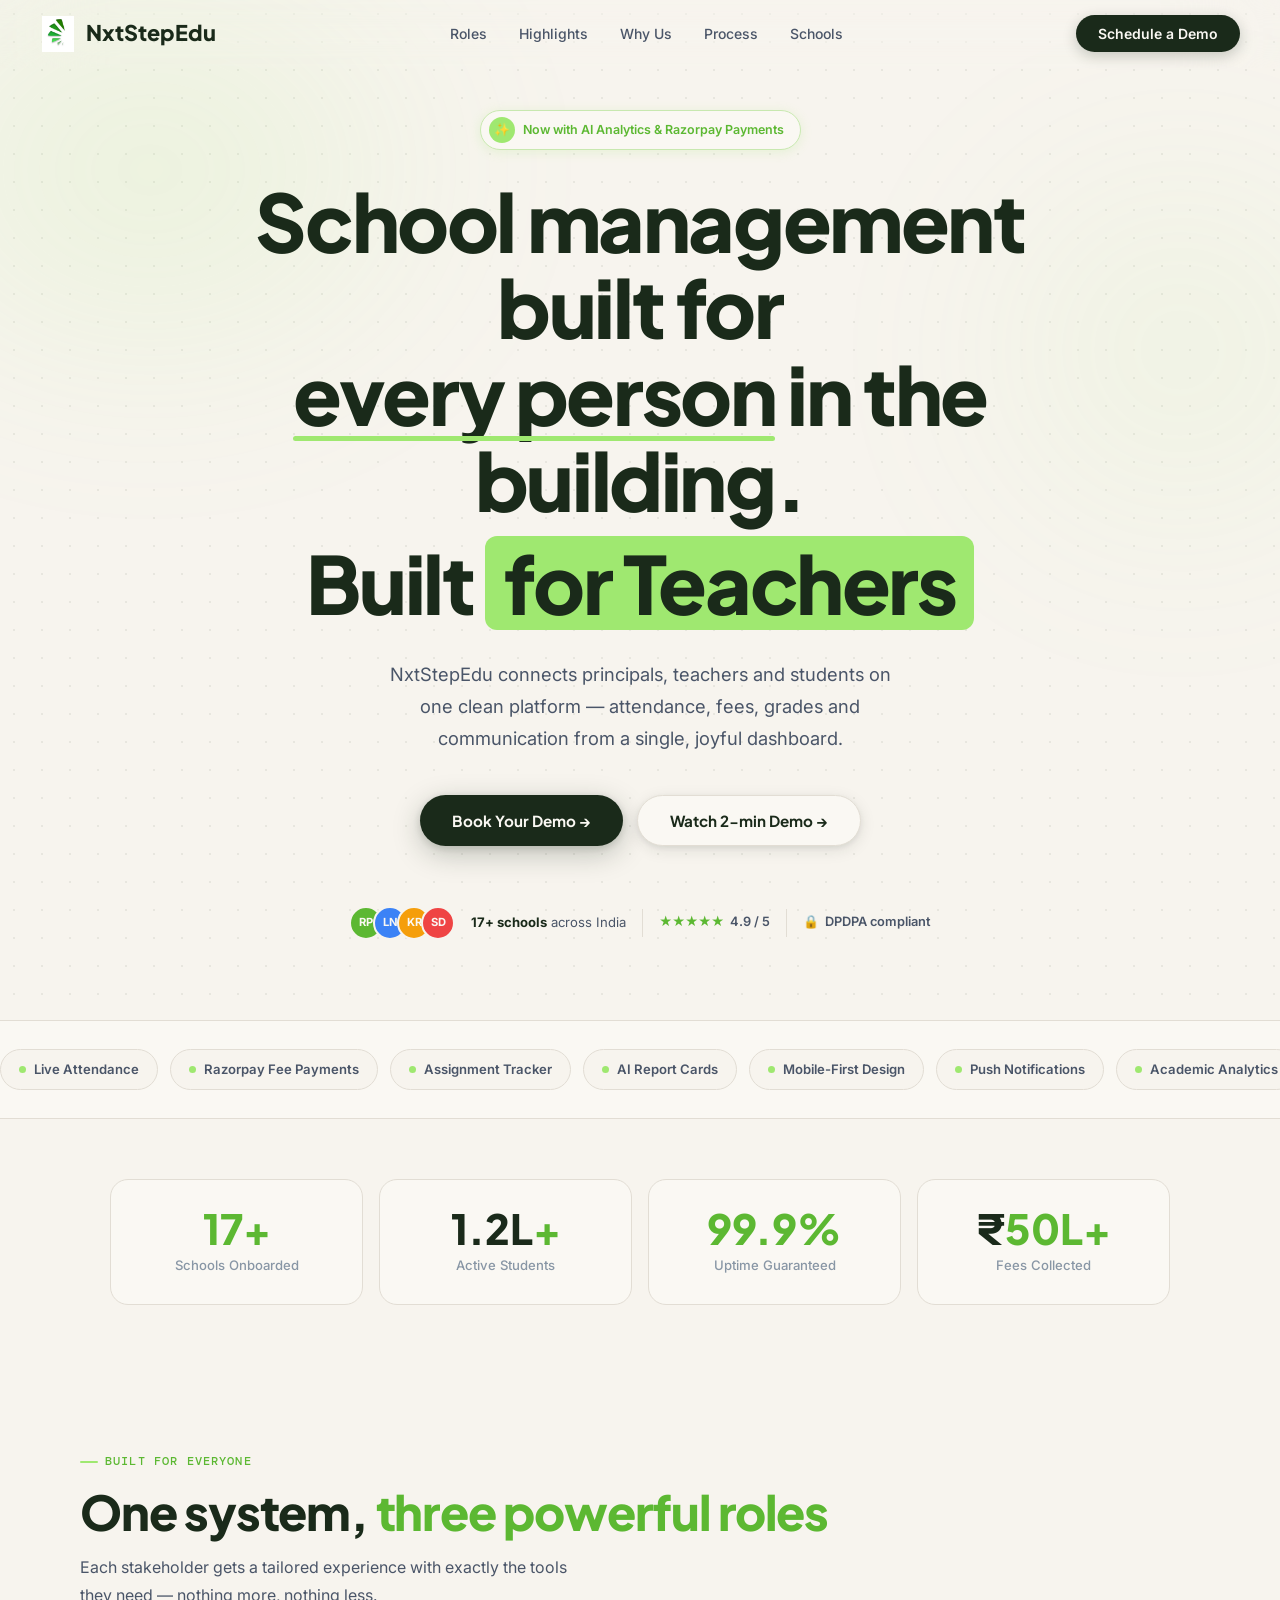
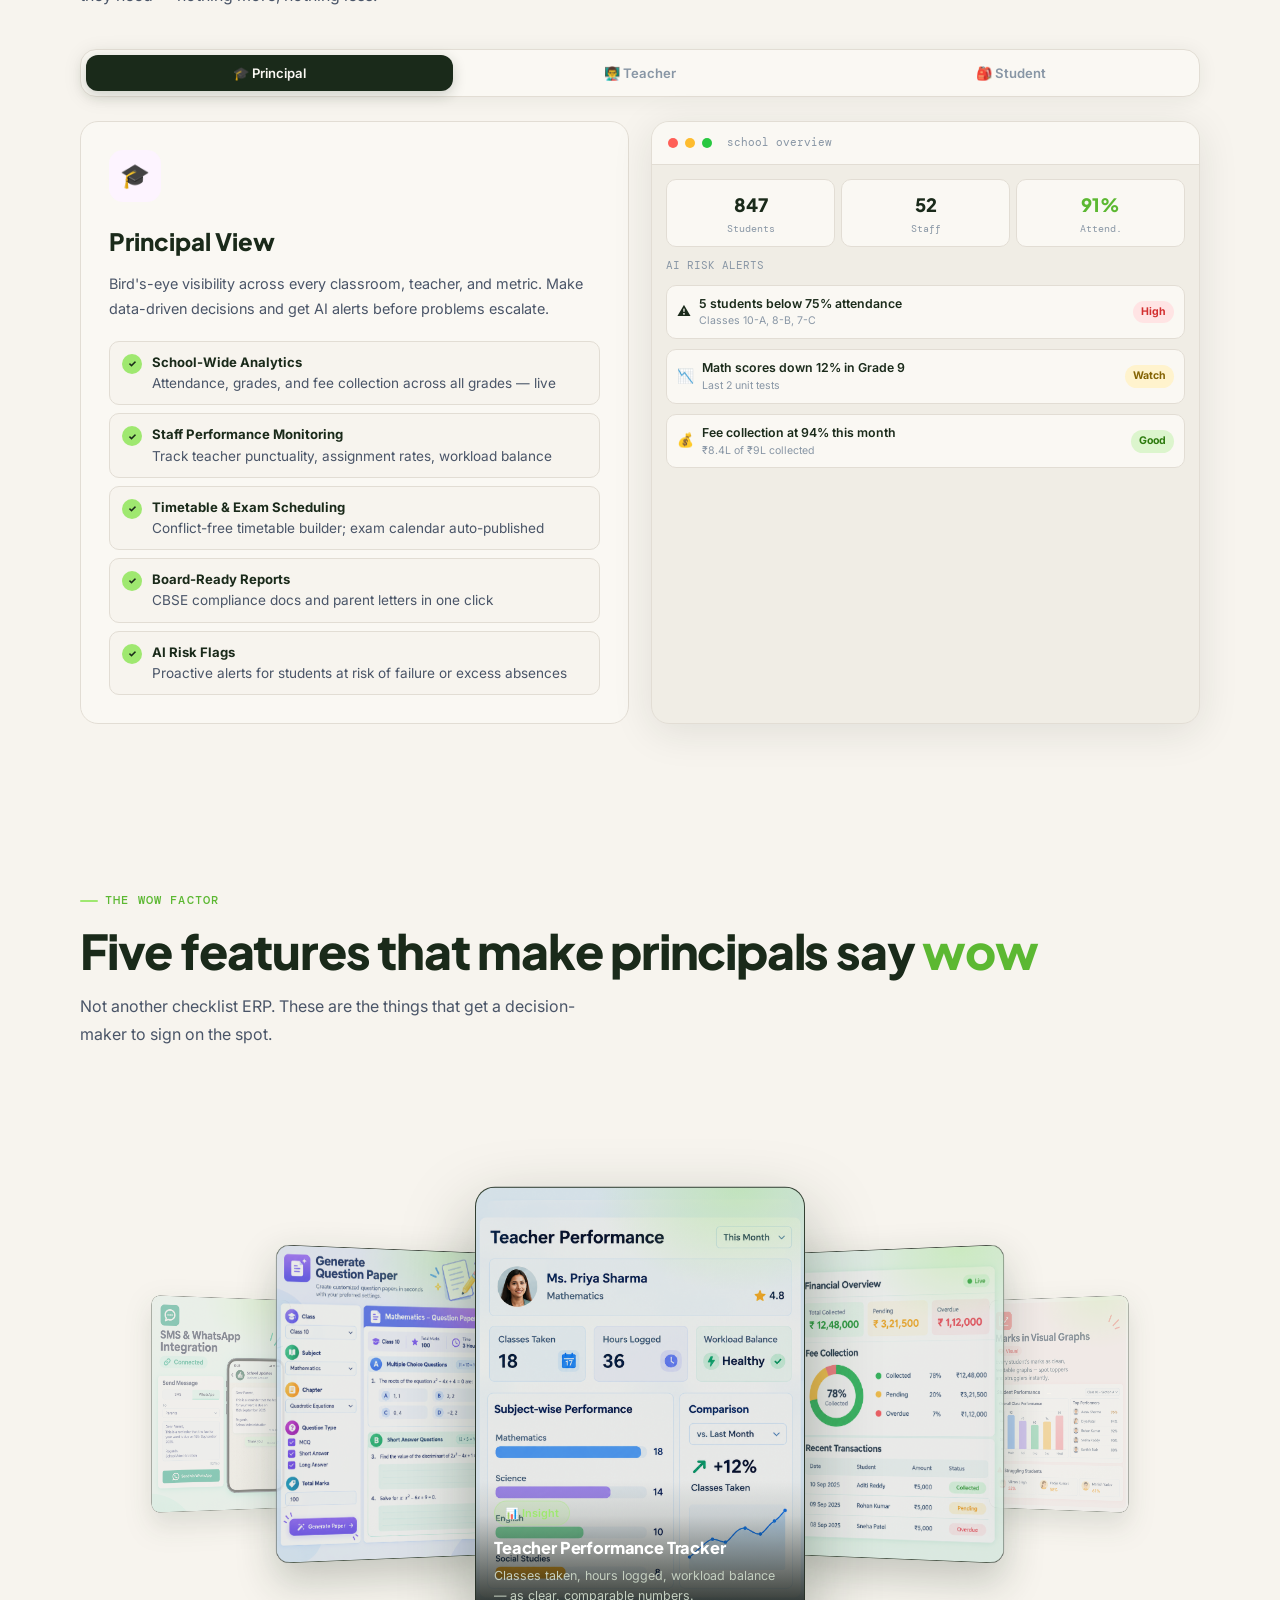
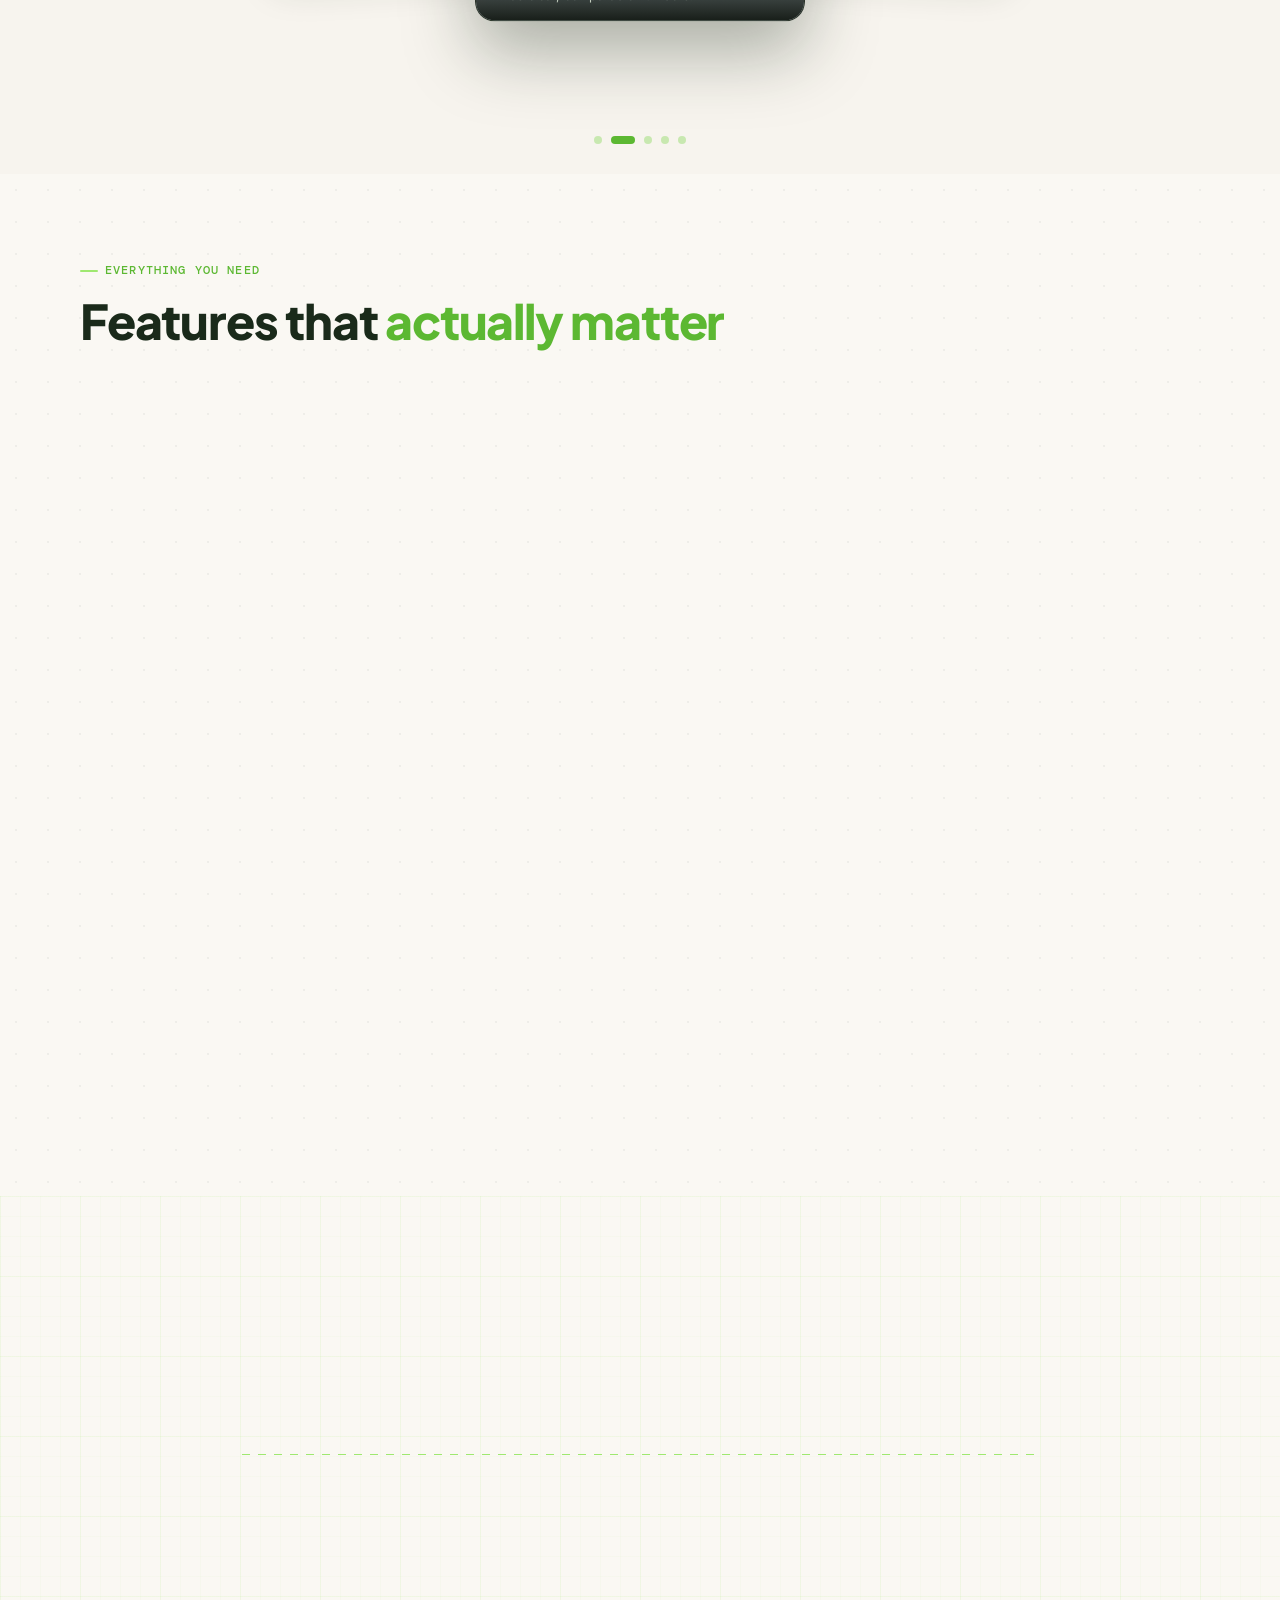
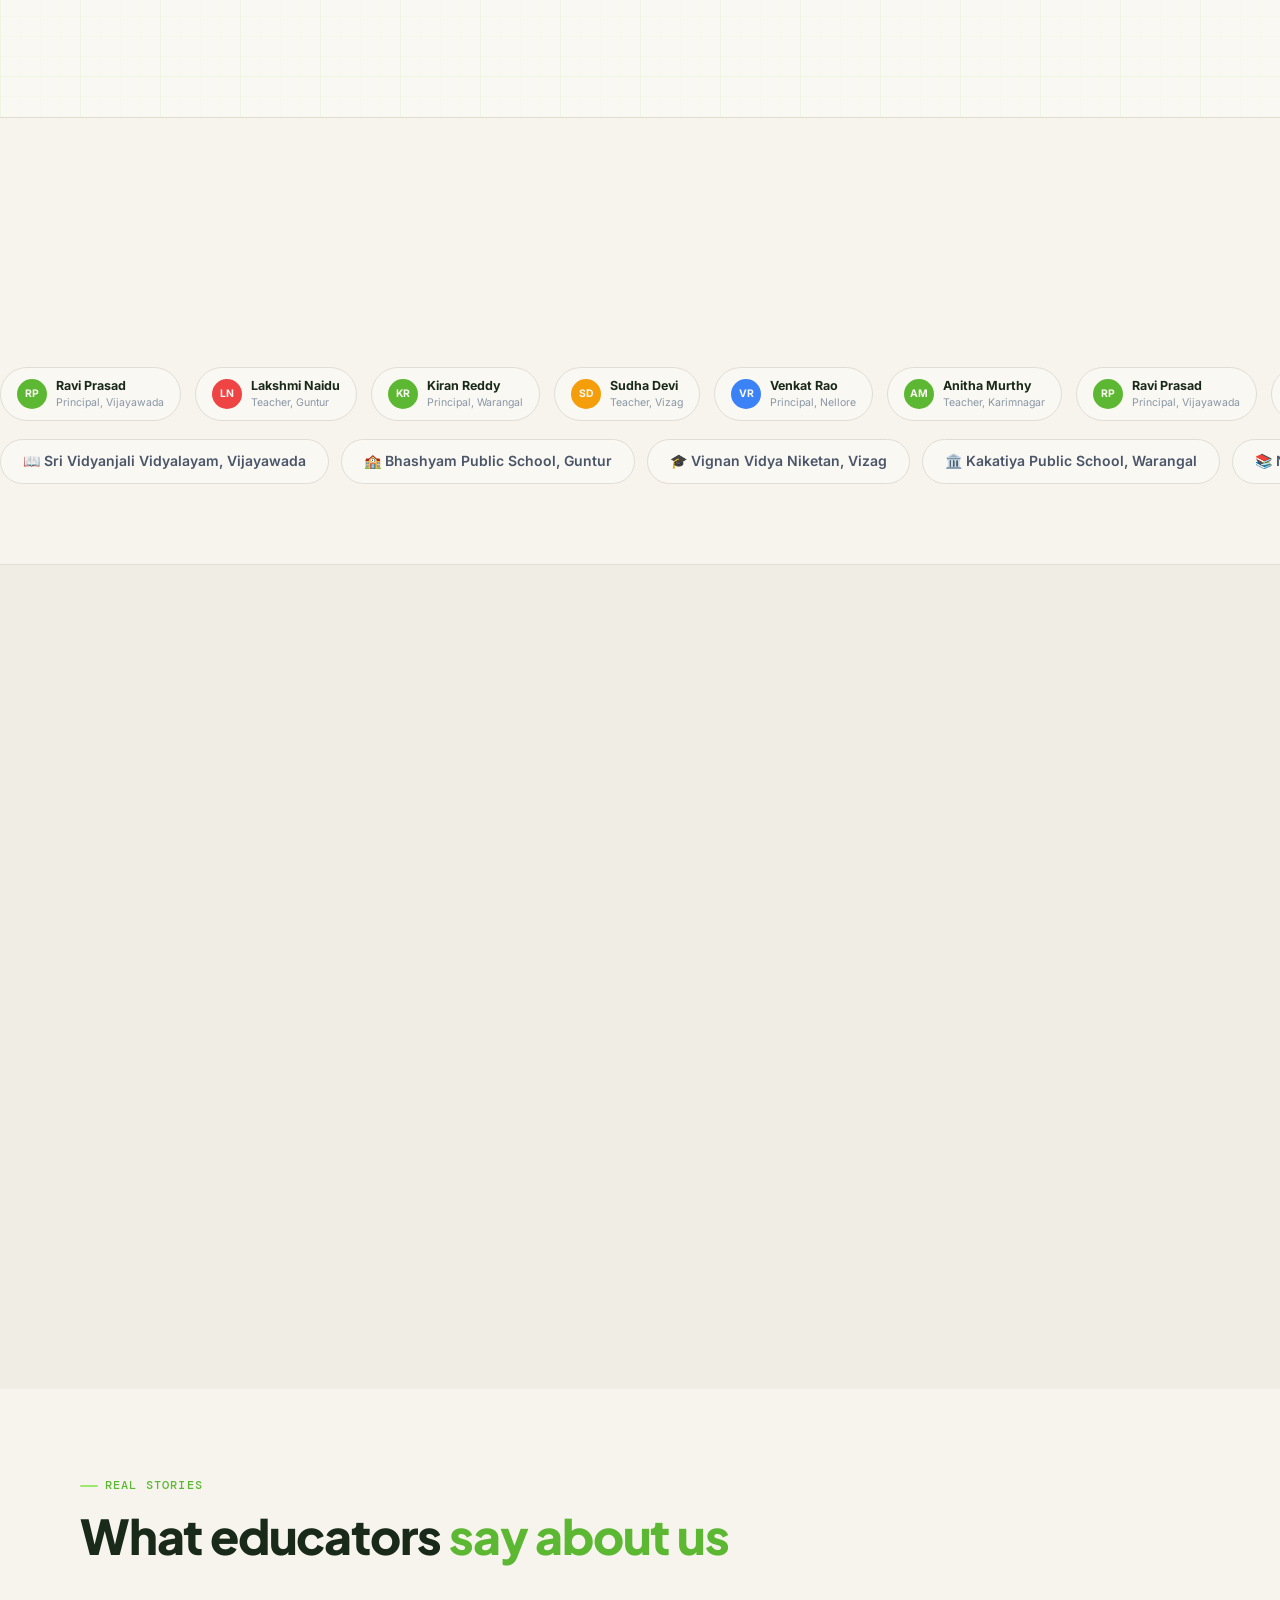
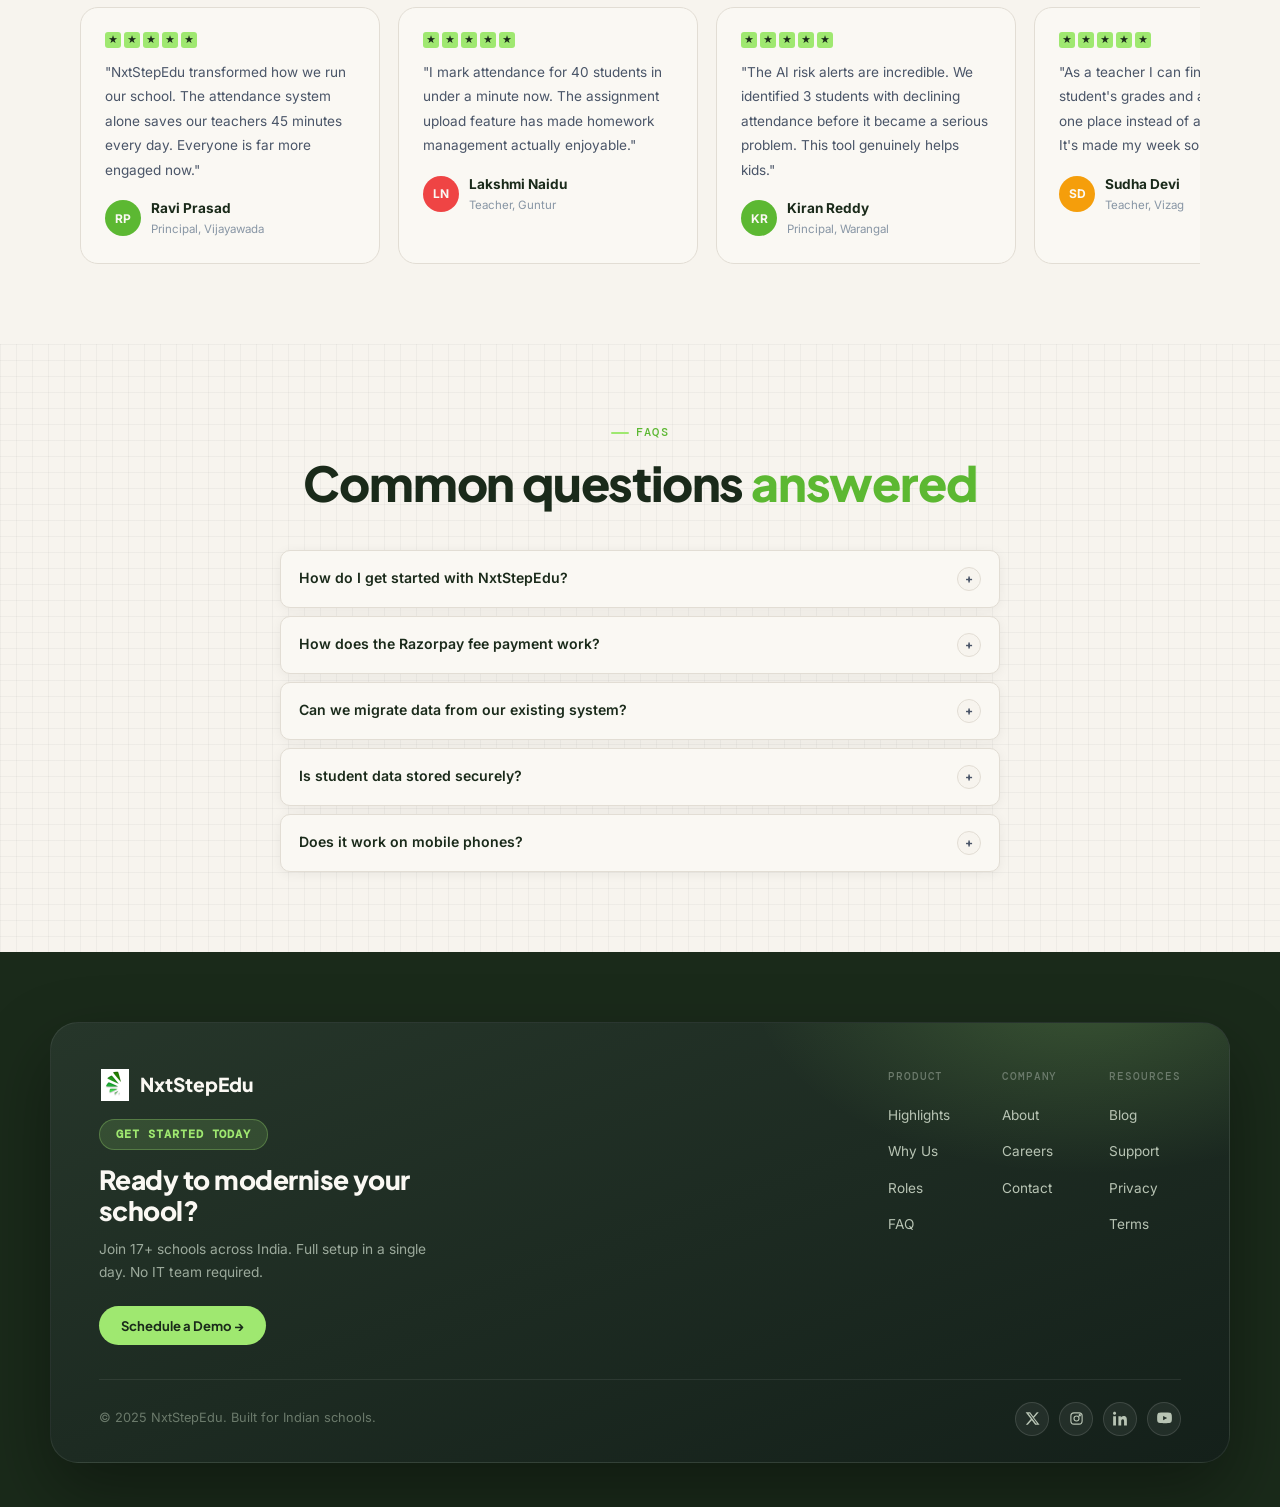
<file: landing_page/index.html>
<!DOCTYPE html>
<html lang="en">
<head>
<meta charset="UTF-8">
<meta name="viewport" content="width=device-width, initial-scale=1.0">
<title>NxtStepEdu — Smart ERP for Indian Schools</title>
<link rel="preconnect" href="https://fonts.googleapis.com">
<link rel="preconnect" href="https://fonts.gstatic.com" crossorigin>
<link href="https://fonts.googleapis.com/css2?family=Plus+Jakarta+Sans:wght@400;500;600;700;800&family=Inter:wght@400;500;600&family=DM+Mono:wght@400;500&display=swap" rel="stylesheet">
<style>
*,*::before,*::after{box-sizing:border-box;margin:0;padding:0}
:root{
  --cream:#F7F4EE;
  --cream2:#F0EDE5;
  --green:#9FE870;
  --green-dark:#5CB832;
  --green-pale:#E8F5E0;
  --ink:#1A2A1A;
  --slate:#4A5568;
  --muted:#8896A5;
  --white:#FAF8F3;
  --border:#E2DDD4;
  --border2:#C8E8B0;
  --card:#FFFFFF;
  --radius:18px;
  --radius-sm:10px;
  --shadow:0 2px 20px rgba(26,42,26,.07);
  --shadow-md:0 8px 40px rgba(26,42,26,.1);
}
html{scroll-behavior:smooth}
body{background:var(--cream);color:var(--ink);font-family:"Inter",sans-serif;overflow-x:hidden;line-height:1.6}
::-webkit-scrollbar{width:5px}
::-webkit-scrollbar-track{background:var(--cream)}
::-webkit-scrollbar-thumb{background:var(--green-dark);border-radius:3px}
.d{font-family:"Plus Jakarta Sans",sans-serif}
.mono{font-family:"DM Mono",monospace}
button{cursor:pointer;font-family:"Inter",sans-serif}
a{text-decoration:none;color:inherit}
img{max-width:100%}

nav{
  position:fixed;top:0;left:0;right:0;z-index:100;
  padding:0 40px;height:68px;
  display:flex;align-items:center;justify-content:space-between;
  background:rgba(247,244,238,0);
  backdrop-filter:blur(50px);
  -webkit-backdrop-filter:blur(50px);
  border-bottom:1px solid transparent;
  transition:background .35s, backdrop-filter .35s, -webkit-backdrop-filter .35s, border-color .35s, box-shadow .35s;
}
nav.on{
  background:rgba(247,244,238,.45);
  backdrop-filter:blur(8px);
  -webkit-backdrop-filter:blur(8px);
  border-bottom:1px solid var(--border);
  box-shadow:0 2px 16px rgba(26,42,26,.04);
}
.logo{
  font-family:"Plus Jakarta Sans",sans-serif;
  font-size:1.35rem;font-weight:800;
  display:flex;align-items:center;gap:10px;
  color:var(--ink);
}
.logo-mark{
  width:36px;height:36px;
  background:transparent;
  border-radius:0;
  display:flex;align-items:center;justify-content:center;
  font-size:1rem;
  transition:transform .2s;
}
.logo-mark img{width:36px;height:36px;object-fit:contain;display:block}
.logo:hover .logo-mark{transform:rotate(-6deg) scale(1.05)}
.nav-links{display:flex;gap:32px;list-style:none}
.nav-links a{
  color:var(--slate);font-size:.875rem;font-weight:500;
  transition:color .2s;position:relative;
}
.nav-links a::after{
  content:"";position:absolute;bottom:-3px;left:0;right:0;
  height:2px;background:var(--green);border-radius:2px;
  transform:scaleX(0);transform-origin:left;
  transition:transform .25s ease;
}
.nav-links a:hover{color:var(--ink)}
.nav-links a:hover::after{transform:scaleX(1)}
.nav-right{display:flex;gap:10px;align-items:center}
.btn-ghost{
  background:none;border:1.5px solid var(--border);
  color:var(--slate);padding:8px 20px;border-radius:50px;
  font-size:.875rem;font-weight:500;transition:all .2s;
}
.btn-ghost:hover{border-color:var(--green-dark);color:var(--ink)}
.btn-primary{
  background:var(--ink);color:var(--white);
  border:none;padding:10px 22px;border-radius:50px;
  font-size:.875rem;font-weight:600;
  transition:all .22s;
  box-shadow:0 4px 14px rgba(26,42,26,.22);
}
.btn-primary:hover{background:#2d4a2d;transform:translateY(-1px);box-shadow:0 6px 20px rgba(26,42,26,.3)}
.ham{display:none;flex-direction:column;gap:5px;background:none;border:none;padding:4px}
.ham span{width:22px;height:2px;background:var(--ink);border-radius:2px;transition:all .3s;display:block}
.mob-menu{
  display:none;position:fixed;top:68px;left:0;right:0;
  background:rgba(247,244,238,.97);backdrop-filter:blur(50px);-webkit-backdrop-filter:blur(50px);
  border-bottom:1px solid var(--border);
  padding:20px 20px;flex-direction:column;gap:12px;z-index:99;
}
.mob-menu.open{display:flex}
.mob-menu a{color:var(--slate);font-size:.95rem;padding:8px 0;border-bottom:1px solid var(--border)}

.hero{
  min-height:100vh;
  display:flex;align-items:center;justify-content:center;
  padding:110px 20px 80px;
  text-align:center;
  position:relative;
  overflow:hidden;
}
.hero::before{
  content:"";position:absolute;inset:0;
  background-image:radial-gradient(rgba(26,42,26,.07) 1.5px,transparent 1.5px);
  background-size:28px 28px;
  pointer-events:none;
}
.hero-glow{position:absolute;inset:0;pointer-events:none;overflow:hidden}
.glow{position:absolute;border-radius:50%;filter:blur(100px);}
.g1{width:700px;height:500px;background:radial-gradient(#9FE870,transparent 70%);opacity:.18;top:-80px;left:-200px;animation:drift 12s ease-in-out infinite}
.g2{width:500px;height:500px;background:radial-gradient(#9FE870,transparent 70%);opacity:.12;top:100px;right:-150px;animation:drift 15s ease-in-out infinite;animation-delay:-5s}
@keyframes drift{0%,100%{transform:translate(0,0)}33%{transform:translate(30px,-20px)}66%{transform:translate(-15px,25px)}}
.hero-inner{max-width:820px;width:100%;position:relative;z-index:2}

.hero-badge{
  display:inline-flex;align-items:center;gap:8px;
  background:var(--white);border:1.5px solid var(--border2);
  padding:6px 16px 6px 8px;border-radius:50px;
  font-size:.78rem;font-weight:600;color:var(--green-dark);
  margin-bottom:28px;
  box-shadow:0 2px 12px rgba(159,232,112,.2);
  animation:fadeUp .7s ease both;
  max-width:100%;text-align:center;
}
.badge-dot{
  width:26px;height:26px;background:var(--green);
  border-radius:50%;display:flex;align-items:center;justify-content:center;
  font-size:.8rem;flex-shrink:0;
}
.hero-h1{
  font-family:"Plus Jakarta Sans",sans-serif;
  font-size:clamp(2rem,7vw,5rem);
  font-weight:800;line-height:1.08;
  letter-spacing:-.03em;
  margin-bottom:12px;
  color:var(--ink);
  animation:fadeUp .7s .15s ease both;
}
.hero-h1 em{font-style:normal;position:relative;display:inline-block;white-space:nowrap}
.hero-h1 em::after{
  content:"";position:absolute;bottom:-4px;left:0;right:0;
  height:5px;background:var(--green);border-radius:3px;
  animation:lineGrow .6s .9s cubic-bezier(.22,1,.36,1) both;
  transform-origin:left;
}
@keyframes lineGrow{from{transform:scaleX(0)}to{transform:scaleX(1)}}

.role-line{
  font-family:"Plus Jakarta Sans",sans-serif;
  font-size:clamp(2rem,7vw,5rem);
  font-weight:800;line-height:1.08;
  letter-spacing:-.03em;
  margin-bottom:28px;
  display:flex;align-items:center;justify-content:center;
  gap:12px;flex-wrap:wrap;
  animation:fadeUp .7s .2s ease both;
}
.role-prefix{color:var(--ink)}
.role-word{
  position:relative;overflow:hidden;
  display:inline-flex;align-items:center;
  background:var(--green);
  border-radius:12px;
  padding:4px 18px;
  color:var(--ink);
  justify-content:center;
  min-width:min(280px, 80vw);
}
.role-text{
  display:block;
  transition:transform .5s cubic-bezier(.22,1,.36,1),opacity .4s ease;
  white-space:nowrap;
}
.role-text.out-up{transform:translateY(-110%);opacity:0}
.role-text.in{transform:translateY(0);opacity:1}
.role-text.out-down{transform:translateY(110%);opacity:0}

.hero-sub{
  font-size:clamp(.9rem,2.5vw,1.15rem);
  color:var(--slate);
  max-width:540px;margin:0 auto 40px;
  line-height:1.75;
  animation:fadeUp .7s .35s ease both;
  padding:0 4px;
}
.hero-actions{
  display:flex;gap:14px;justify-content:center;flex-wrap:wrap;
  margin-bottom:60px;
  animation:fadeUp .7s .45s ease both;
}
.btn-lg{
  padding:15px 32px;border-radius:50px;
  font-size:.95rem;font-weight:700;
  transition:all .25s;border:none;
  font-family:"Plus Jakarta Sans",sans-serif;
  white-space:nowrap;
}
.btn-lg-primary{
  background:var(--ink);color:var(--white);
  box-shadow:0 8px 28px rgba(26,42,26,.25),0 2px 8px rgba(26,42,26,.15);
}
.btn-lg-primary:hover{background:#2d4a2d;transform:translateY(-3px);box-shadow:0 14px 40px rgba(26,42,26,.35)}
.btn-lg-outline{
  background:var(--white);color:var(--ink);
  border:1.5px solid var(--border)!important;
  box-shadow:0 4px 16px rgba(26,42,26,.1),0 2px 6px rgba(26,42,26,.07);
}
.btn-lg-outline:hover{border-color:var(--green-dark)!important;transform:translateY(-2px)}

.hero-trust{
  display:flex;align-items:center;justify-content:center;
  gap:16px;flex-wrap:wrap;
  animation:fadeUp .7s .6s ease both;
  row-gap:12px;
}
.trust-av-stack{display:flex}
.trust-av{
  width:34px;height:34px;border-radius:50%;
  border:2.5px solid var(--cream);
  display:flex;align-items:center;justify-content:center;
  font-size:.7rem;font-weight:700;
  margin-left:-10px;
  color:var(--white);flex-shrink:0;
}
.trust-av:first-child{margin-left:0}
.ta1{background:#5CB832}.ta2{background:#3B82F6}.ta3{background:#F59E0B}.ta4{background:#EF4444}
.trust-text{font-size:.82rem;color:var(--slate)}
.trust-text strong{color:var(--ink);font-weight:700}
.trust-div{width:1px;height:28px;background:var(--border)}
.trust-chip{display:flex;align-items:center;gap:6px;font-size:.8rem;font-weight:600;color:var(--slate)}
.trust-chip span{color:var(--green-dark)}

@keyframes fadeUp{from{opacity:0;transform:translateY(24px)}to{opacity:1;transform:translateY(0)}}

.mq-section{
  padding:28px 0;
  border-top:1px solid var(--border);
  border-bottom:1px solid var(--border);
  background:var(--white);
  overflow:hidden;
}
.mq-track{display:flex;gap:12px;width:max-content;animation:mq 36s linear infinite}
.mq-track-r{animation:mq 30s linear infinite reverse}
@keyframes mq{from{transform:translateX(0)}to{transform:translateX(-50%)}}
.mq-chip{
  display:flex;align-items:center;gap:8px;
  background:var(--cream);
  border:1px solid var(--border);
  padding:9px 18px;border-radius:50px;
  font-size:.82rem;font-weight:600;
  color:var(--slate);
  white-space:nowrap;flex-shrink:0;
}
.mq-chip .dot-g{width:7px;height:7px;background:var(--green);border-radius:50%;flex-shrink:0}

.stats-section{padding:60px 20px;max-width:1100px;margin:0 auto}
.stats-grid{display:grid;grid-template-columns:repeat(4,1fr);gap:16px}
.stat-card{
  background:var(--white);border:1.5px solid var(--border);
  border-radius:var(--radius);padding:28px 16px;text-align:center;
  transition:all .3s;
}
.stat-card:hover{transform:translateY(-4px);border-color:var(--border2);box-shadow:var(--shadow-md)}
.stat-num{
  font-family:"Plus Jakarta Sans",sans-serif;
  font-size:clamp(1.8rem,4vw,2.6rem);font-weight:800;
  color:var(--ink);line-height:1;margin-bottom:6px;
}
.stat-num span{color:var(--green-dark)}
.stat-label{font-size:.82rem;color:var(--muted);font-weight:500}

.section{padding:80px 20px;max-width:1160px;margin:0 auto}
.eyebrow{
  display:inline-flex;align-items:center;gap:7px;
  font-family:"DM Mono",monospace;
  font-size:.72rem;letter-spacing:.1em;text-transform:uppercase;
  color:var(--green-dark);font-weight:500;
  margin-bottom:14px;
}
.eyebrow::before{content:"";width:18px;height:2px;background:var(--green);border-radius:2px}
.section-title{
  font-family:"Plus Jakarta Sans",sans-serif;
  font-size:clamp(1.75rem,5vw,3rem);
  font-weight:800;line-height:1.12;
  letter-spacing:-.025em;
  color:var(--ink);margin-bottom:14px;
}
.section-sub{color:var(--slate);font-size:1rem;max-width:520px;line-height:1.75}

.tabs-wrap{
  display:flex;gap:4px;flex-wrap:wrap;
  margin:40px 0 24px;
  background:var(--white);
  padding:5px;border-radius:16px;
  border:1.5px solid var(--border);
  width:100%;
  box-shadow:var(--shadow);
}
.rtab{
  padding:10px 16px;border-radius:12px;border:none;
  background:transparent;color:var(--muted);
  font-size:.82rem;font-weight:600;
  transition:all .22s;
  display:flex;align-items:center;justify-content:center;gap:6px;
  font-family:"Inter",sans-serif;
  flex:1;min-width:0;white-space:nowrap;
}
.rtab.on{background:var(--ink);color:var(--white);box-shadow:0 4px 14px rgba(26,42,26,.2)}
.rtab:not(.on):hover{color:var(--ink);background:var(--cream)}

.rc{display:none;grid-template-columns:1fr 1fr;gap:22px;animation:fadeUp .4s ease both}
.rc.on{display:grid}

.role-info{
  background:var(--white);border:1.5px solid var(--border);
  border-radius:var(--radius);padding:28px;
}
.role-icon-wrap{
  width:52px;height:52px;border-radius:14px;
  display:flex;align-items:center;justify-content:center;
  font-size:1.5rem;margin-bottom:20px;
}
.role-title{
  font-family:"Plus Jakarta Sans",sans-serif;
  font-size:1.5rem;font-weight:800;
  margin-bottom:10px;color:var(--ink);
}
.role-desc{color:var(--slate);line-height:1.75;font-size:.9rem;margin-bottom:20px}
.feature-list{list-style:none;display:flex;flex-direction:column;gap:8px}
.feature-item{
  display:flex;align-items:flex-start;gap:10px;
  padding:10px 12px;
  background:var(--cream);border:1px solid var(--border);
  border-radius:var(--radius-sm);
  transition:all .2s;
}
.feature-item:hover{background:var(--green-pale);border-color:var(--border2)}
.fcheck{
  width:20px;height:20px;border-radius:50%;
  background:var(--green);
  display:flex;align-items:center;justify-content:center;
  font-size:.6rem;color:var(--ink);
  flex-shrink:0;margin-top:2px;font-weight:800;
}
.ftext{font-size:.85rem;color:var(--slate);line-height:1.55;min-width:0}
.ftext strong{color:var(--ink);display:block;font-size:.82rem;margin-bottom:1px}

.mock-screen{
  background:var(--cream2);border:1.5px solid var(--border);
  border-radius:var(--radius);overflow:hidden;
  box-shadow:var(--shadow-md);min-width:0;
}
.mock-bar{
  padding:12px 16px;border-bottom:1px solid var(--border);
  background:var(--white);
  display:flex;align-items:center;gap:7px;
}
.mdot{width:10px;height:10px;border-radius:50%}
.mock-title-txt{font-size:.68rem;color:var(--muted);margin-left:8px;font-family:"DM Mono",monospace;white-space:nowrap;overflow:hidden;text-overflow:ellipsis}
.mock-body{padding:14px;display:flex;flex-direction:column;gap:10px;min-height:300px}
.stat-row{display:grid;grid-template-columns:repeat(3,1fr);gap:6px}
.mini-stat{
  background:var(--white);border:1px solid var(--border);
  border-radius:var(--radius-sm);padding:10px 6px;text-align:center;
}
.msn{font-family:"Plus Jakarta Sans",sans-serif;font-weight:800;font-size:1.15rem;margin-bottom:2px;color:var(--ink)}
.msl{font-size:.6rem;color:var(--muted);font-family:"DM Mono",monospace}
.data-row{
  display:flex;align-items:center;gap:8px;
  padding:8px 10px;background:var(--white);
  border:1px solid var(--border);border-radius:var(--radius-sm);
  min-width:0;
}
.data-av{
  width:30px;height:30px;border-radius:50%;
  display:flex;align-items:center;justify-content:center;
  font-size:.65rem;font-weight:700;color:var(--white);flex-shrink:0;
}
.dav1{background:#5CB832}.dav2{background:#3B82F6}.dav3{background:#F59E0B}.dav4{background:#EF4444}
.data-row-text{flex:1;min-width:0;overflow:hidden}
.drn{font-size:.77rem;font-weight:600;color:var(--ink);white-space:nowrap;overflow:hidden;text-overflow:ellipsis}
.drs{font-size:.66rem;color:var(--muted)}
.badge-sm{
  padding:3px 8px;border-radius:50px;
  font-size:.66rem;font-weight:700;flex-shrink:0;white-space:nowrap;
}
.bs-g{background:#DCF5CD;color:#2D7A0E}
.bs-r{background:#FFE4E4;color:#D32F2F}
.bs-y{background:#FFF3CD;color:#856404}
.bs-b{background:#E0E7FF;color:#3730A3}
.pay-card{
  background:var(--white);border:1.5px solid var(--border2);
  border-radius:var(--radius-sm);padding:12px;
}
.pay-row{
  display:flex;justify-content:space-between;align-items:center;
  padding:5px 0;font-size:.75rem;border-bottom:1px solid var(--border);
}
.pay-row:last-of-type{border:none}
.pay-label{color:var(--muted)}
.pay-val{font-weight:700;color:var(--ink)}
.pay-btn{
  width:100%;margin-top:8px;
  background:var(--ink);color:var(--white);
  border:none;border-radius:50px;
  padding:9px;font-size:.8rem;font-weight:700;
  font-family:"Plus Jakarta Sans",sans-serif;
  transition:background .2s;
}
.pay-btn:hover{background:#2d4a2d}
.bar-chart{display:flex;align-items:flex-end;gap:4px;height:48px;margin-top:4px}
.bar{
  flex:1;border-radius:4px 4px 0 0;
  background:linear-gradient(to top,var(--green-dark),var(--green));
  animation:barGrow 1s ease both;transform-origin:bottom;transform:scaleY(0);
}
@keyframes barGrow{from{transform:scaleY(0)}to{transform:scaleY(1)}}

.feat-grid{display:grid;grid-template-columns:repeat(3,1fr);gap:16px;margin-top:48px}
.feat-card{
  background:var(--white);border:1.5px solid var(--border);
  border-radius:var(--radius);padding:24px;
  transition:all .3s;
}
.feat-card:hover{transform:translateY(-5px);border-color:var(--border2);box-shadow:var(--shadow-md)}
.feat-icon{
  width:48px;height:48px;border-radius:13px;
  display:flex;align-items:center;justify-content:center;
  font-size:1.3rem;margin-bottom:14px;flex-shrink:0;
}
.fi-g{background:#E8F5E0}.fi-b{background:#EEF2FF}.fi-y{background:#FFFBEB}.fi-p{background:#FDF4FF}.fi-r{background:#FFF1F2}.fi-o{background:#FFF7ED}
.feat-title{font-family:"Plus Jakarta Sans",sans-serif;font-size:.95rem;font-weight:700;margin-bottom:7px;color:var(--ink)}
.feat-desc{font-size:.84rem;color:var(--slate);line-height:1.7}

/* Wow Factor — 3D coverflow image carousel */
.wow-section{padding:80px 20px 30px;max-width:1160px;margin:0 auto}
.fc-wrap{margin-top:56px}
.fc-stage{
  position:relative;height:600px;
  display:flex;align-items:center;justify-content:center;
  perspective:2250px;
}
.fc-card{
  position:absolute;top:50%;left:50%;
  width:330px;height:435px;
  margin:-218px 0 0 -165px;
  border-radius:20px;overflow:hidden;
  background:linear-gradient(160deg,#20301F,#101A10);
  border:1px solid rgba(255,255,255,.1);
  box-shadow:0 24px 55px rgba(26,42,26,.28);
  cursor:pointer;
  transition:transform .6s cubic-bezier(.22,1,.36,1),opacity .6s ease,box-shadow .6s;
}
.fc-card img{width:100%;height:100%;object-fit:cover;display:block;opacity:.9}
.fc-card.active{cursor:default;box-shadow:0 30px 70px rgba(26,42,26,.35)}
.fc-glow{position:absolute;inset:0;background:radial-gradient(220px 160px at 80% 0%,rgba(159,232,112,.35),transparent 65%);pointer-events:none}
.fc-caption{
  position:absolute;left:0;right:0;bottom:0;padding:18px 18px 16px;
  background:linear-gradient(0deg,rgba(8,14,8,.92),rgba(8,14,8,.1) 75%,transparent);
  color:#fff;opacity:0;transform:translateY(6px);
  transition:opacity .4s ease,transform .4s ease;
}
.fc-card.active .fc-caption{opacity:1;transform:translateY(0)}
.fc-tag2{display:inline-flex;font-size:.68rem;font-weight:600;color:var(--green);background:rgba(159,232,112,.16);border:1px solid rgba(159,232,112,.32);padding:3px 10px;border-radius:50px;margin-bottom:9px}
.fc-title2{font-family:"Plus Jakarta Sans",sans-serif;font-weight:800;font-size:1.02rem;margin-bottom:5px;letter-spacing:-.01em}
.fc-desc2{font-size:.78rem;color:#C4CFC0;line-height:1.55}
.fc-dots{display:flex;justify-content:center;gap:9px;margin-top:32px}
.fc-dot{width:8px;height:8px;border-radius:50%;background:var(--border2);border:none;padding:0;transition:all .25s ease;cursor:pointer}
.fc-dot.on{background:var(--green-dark);width:24px;border-radius:5px}
@media(max-width:860px){
  .fc-stage{height:510px}
  .fc-card{width:270px;height:360px;margin:-180px 0 0 -135px}
}

.how-wrap{padding:80px 20px;background:var(--white);background-image:linear-gradient(rgba(159,232,112,.08) 1px,transparent 1px),linear-gradient(90deg,rgba(159,232,112,.08) 1px,transparent 1px),linear-gradient(rgba(159,232,112,.04) 1px,transparent 1px),linear-gradient(90deg,rgba(159,232,112,.04) 1px,transparent 1px);background-size:80px 80px,80px 80px,20px 20px,20px 20px}
.how-inner{max-width:1100px;margin:0 auto}
.steps-grid{display:grid;grid-template-columns:repeat(4,1fr);gap:0;margin-top:56px;position:relative}
.step-connector{
  position:absolute;top:28px;
  left:calc(12.5% + 14px);right:calc(12.5% + 14px);
  height:1.5px;
  background:repeating-linear-gradient(90deg,var(--green) 0,var(--green) 8px,transparent 8px,transparent 16px);
  pointer-events:none;
}
.step{text-align:center;padding:20px 16px}
.step-num{
  width:56px;height:56px;border-radius:50%;
  background:var(--green);
  display:flex;align-items:center;justify-content:center;
  font-family:"Plus Jakarta Sans",sans-serif;font-weight:800;font-size:1.2rem;
  color:var(--ink);margin:0 auto 18px;
  box-shadow:0 0 0 10px rgba(159,232,112,.18);
  position:relative;z-index:1;
}
.step-title{font-family:"Plus Jakarta Sans",sans-serif;font-size:.95rem;font-weight:700;margin-bottom:6px;color:var(--ink)}
.step-desc{font-size:.82rem;color:var(--slate);line-height:1.7}

.testi-section{padding:80px 0;overflow:hidden;background:var(--cream)}
.testi-inner{max-width:1160px;margin:0 auto;padding:0 20px}
.tcard{
  background:var(--white);border:1.5px solid var(--border);
  border-radius:var(--radius);padding:24px;
  width:300px;flex-shrink:0;
}
.tcard-stars{display:flex;gap:3px;margin-bottom:12px}
.star{width:16px;height:16px;background:var(--green);border-radius:3px;display:flex;align-items:center;justify-content:center;font-size:.6rem}
.tcard-text{font-size:.85rem;color:var(--slate);line-height:1.8;margin-bottom:16px}
.tcard-author{display:flex;align-items:center;gap:10px}
.tav{width:36px;height:36px;border-radius:50%;display:flex;align-items:center;justify-content:center;font-weight:700;font-size:.75rem;color:var(--white);flex-shrink:0}
.tan{font-weight:700;font-size:.85rem;color:var(--ink)}
.tar{font-size:.72rem;color:var(--muted)}

.faq-section{padding:80px 20px;max-width:760px;margin:0 auto}
.faq-section-wrap{background-image:linear-gradient(rgba(26,42,26,.04) 1px,transparent 1px),linear-gradient(90deg,rgba(26,42,26,.04) 1px,transparent 1px);background-size:16px 16px}
.faq-list{margin-top:40px;display:flex;flex-direction:column;gap:8px}
.faq-item{background:var(--white);border:1.5px solid var(--border);border-radius:var(--radius-sm);overflow:hidden;transition:border-color .2s;box-shadow:0 2px 12px rgba(26,42,26,.06)}
.faq-item.open{border-color:var(--border2)}
.faq-q{padding:16px 18px;display:flex;justify-content:space-between;align-items:center;cursor:pointer;font-weight:600;font-size:.88rem;color:var(--ink);user-select:none;gap:12px;transition:color .2s}
.faq-q:hover{color:var(--green-dark)}
.faq-toggle{width:24px;height:24px;border-radius:50%;background:var(--cream);border:1.5px solid var(--border);display:flex;align-items:center;justify-content:center;font-size:.75rem;color:var(--slate);flex-shrink:0;transition:all .3s;font-weight:700}
.faq-item.open .faq-toggle{background:var(--green);border-color:var(--green);transform:rotate(45deg);color:var(--ink)}
.faq-ans{max-height:0;overflow:hidden;transition:max-height .4s ease}
.faq-item.open .faq-ans{max-height:220px}
.faq-ans-inner{padding:0 18px 16px;font-size:.875rem;color:var(--slate);line-height:1.8}

.cta-section{padding:90px 20px;background:var(--ink);text-align:center;position:relative;overflow:hidden;background-image:radial-gradient(rgba(255,255,255,.04) 1px,transparent 1px);background-size:28px 28px}
.cta-bg-glow{position:absolute;inset:0;pointer-events:none;background:radial-gradient(ellipse 700px 400px at 50% 50%,rgba(159,232,112,.12),transparent)}
.cta-inner{max-width:640px;margin:0 auto;position:relative;z-index:2}
.cta-badge{display:inline-flex;align-items:center;gap:8px;background:rgba(159,232,112,.15);border:1px solid rgba(159,232,112,.3);color:#9FE870;padding:5px 16px;border-radius:50px;font-size:.75rem;font-weight:600;margin-bottom:24px;font-family:"DM Mono",monospace;letter-spacing:.08em}
.cta-title{font-family:"Plus Jakarta Sans",sans-serif;font-size:clamp(2rem,6vw,3.6rem);font-weight:800;color:var(--white);line-height:1.1;letter-spacing:-.025em;margin-bottom:14px}
.cta-title .green{color:var(--green)}
.cta-sub{color:#8896A5;font-size:1rem;margin-bottom:36px;line-height:1.7}
.cta-acts{display:flex;gap:14px;justify-content:center;flex-wrap:wrap}
.btn-cta-p{padding:14px 32px;border-radius:50px;font-size:.95rem;font-weight:700;background:var(--green);color:var(--ink);border:none;font-family:"Plus Jakarta Sans",sans-serif;box-shadow:0 8px 28px rgba(159,232,112,.3);transition:all .22s}
.btn-cta-p:hover{transform:translateY(-3px);box-shadow:0 14px 40px rgba(159,232,112,.45)}
.btn-cta-o{padding:14px 32px;border-radius:50px;font-size:.95rem;font-weight:700;background:transparent;color:var(--white);border:1.5px solid rgba(255,255,255,.2)!important;font-family:"Plus Jakarta Sans",sans-serif;transition:all .22s}
.btn-cta-o:hover{border-color:rgba(255,255,255,.5)!important;background:rgba(255,255,255,.06)}

footer{background:var(--ink);padding:0}
.footer-wrap{padding:70px 20px 44px;background:var(--ink)}
.footer-glass{
  max-width:1180px;margin:0 auto;position:relative;overflow:hidden;
  background:linear-gradient(160deg,#26362A 0%,#14201A 100%);
  border:1px solid rgba(255,255,255,.08);
  border-radius:28px;
  padding:46px 48px 26px;
  box-shadow:0 30px 70px rgba(0,0,0,.35);
}
.footer-glass::before{
  content:"";position:absolute;inset:0;z-index:0;pointer-events:none;
  background:radial-gradient(520px 300px at 88% -10%,rgba(159,232,112,.22),transparent 65%);
}
.footer-top{position:relative;z-index:1;display:flex;justify-content:space-between;gap:52px;flex-wrap:wrap;padding-bottom:34px}
.footer-brand{max-width:340px}
.footer-logo{font-family:"Plus Jakarta Sans",sans-serif;font-size:1.2rem;font-weight:800;color:var(--white);display:flex;align-items:center;gap:9px;margin-bottom:18px}
.footer-logo-mark{width:32px;height:32px;background:transparent;border-radius:0;display:flex;align-items:center;justify-content:center;font-size:.9rem;flex-shrink:0}
.footer-logo-mark img{width:32px;height:32px;object-fit:contain;display:block}
.footer-brand .cta-badge{margin-bottom:14px}
.footer-brand-title{font-family:"Plus Jakarta Sans",sans-serif;font-weight:800;font-size:1.65rem;line-height:1.18;letter-spacing:-.02em;color:var(--white);margin-bottom:12px}
.footer-brand-sub{font-size:.86rem;color:#9CAA9C;line-height:1.65;margin-bottom:22px}
.footer-demo-btn{display:inline-flex;align-items:center;gap:6px;background:var(--green);color:var(--ink);border:none;padding:11px 22px;border-radius:50px;font-size:.82rem;font-weight:700;white-space:nowrap;transition:all .2s;font-family:"Plus Jakarta Sans",sans-serif}
.footer-demo-btn:hover{background:#8fe05a;transform:translateY(-1px)}
.footer-cols{position:relative;z-index:1;display:flex;gap:52px;flex-wrap:wrap}
.footer-col h4{font-family:"DM Mono",monospace;font-size:.66rem;letter-spacing:.09em;color:#6B7A6B;text-transform:uppercase;margin-bottom:16px;font-weight:500}
.footer-col ul{list-style:none;display:flex;flex-direction:column;gap:11px}
.footer-col a{font-size:.85rem;color:#B8C4B4;transition:color .2s}
.footer-col a:hover{color:var(--green)}
.footer-divider{position:relative;z-index:1;height:1px;background:rgba(255,255,255,.08)}
.footer-bottom{position:relative;z-index:1;display:flex;justify-content:space-between;align-items:center;padding-top:22px;flex-wrap:wrap;gap:14px}
.footer-copy{font-size:.8rem;color:#6B7A6B}
.footer-social{display:flex;gap:10px}
.footer-social a{width:34px;height:34px;border-radius:50%;background:rgba(255,255,255,.06);border:1.5px solid rgba(255,255,255,.12);display:flex;align-items:center;justify-content:center;color:#B8C4B4;transition:all .2s}
.footer-social a:hover{border-color:var(--green);color:var(--green);transform:translateY(-2px)}
.footer-social svg{width:15px;height:15px}
@media(max-width:640px){
  .footer-glass{padding:36px 24px 22px}
  .footer-top{flex-direction:column;gap:32px}
  .footer-cols{gap:32px 40px}
  .footer-bottom{flex-direction:column;text-align:center}
}

.rv{opacity:0;transform:translateY(24px);transition:opacity .6s ease,transform .6s ease}
.rv.vis{opacity:1;transform:translateY(0)}
.d1{transition-delay:.08s}.d2{transition-delay:.16s}.d3{transition-delay:.24s}.d4{transition-delay:.32s}.d5{transition-delay:.4s}

@media(max-width:1024px){
  .stats-grid{grid-template-columns:repeat(2,1fr)}
  .steps-grid{grid-template-columns:repeat(2,1fr)}
  .step-connector{display:none}
  .feat-grid{grid-template-columns:repeat(2,1fr)}
}

@media(max-width:768px){
  nav{padding:0 16px}
  .nav-links,.nav-right{display:none}
  .ham{display:flex}
}

@media(max-width:640px){
  .hero{padding:90px 16px 56px}
  .hero-actions{flex-direction:column;align-items:center;gap:10px}
  .btn-lg{width:100%;max-width:320px;font-size:.9rem;padding:14px 24px}
  .rc.on{grid-template-columns:1fr}
  .tabs-wrap{border-radius:14px;gap:4px}
  .rtab{font-size:.75rem;padding:9px 8px;gap:4px}
  .stats-grid{grid-template-columns:repeat(2,1fr);gap:10px}
  .feat-grid{grid-template-columns:1fr;gap:12px}
  .feat-card{padding:20px}
  .steps-grid{grid-template-columns:1fr 1fr;gap:0}
  .hero-trust{flex-direction:row;justify-content:center;gap:10px}
  .trust-div{display:none}
  .hero-trust{row-gap:8px}
  .cta-acts{flex-direction:column;align-items:center}
  .btn-cta-p,.btn-cta-o{width:100%;max-width:300px}
  .role-info{padding:20px}
  .mock-body{padding:12px;min-height:260px}
  .section{padding:56px 16px}
  .faq-section{padding:56px 16px}
  .how-wrap{padding:56px 16px}
  .testi-inner{padding:0 16px}
  .stats-section{padding:48px 16px}
  .wow-section{padding:56px 16px 24px}
}

@media(max-width:420px){
  .rtab{font-size:.72rem;padding:8px 6px}
  .hero-h1{font-size:clamp(1.85rem,9vw,2.4rem)}
  .role-line{font-size:clamp(1.85rem,9vw,2.4rem)}
  .role-word{min-width:min(220px,70vw);padding:4px 12px}
  .stat-num{font-size:1.6rem}
  .steps-grid{grid-template-columns:1fr}
  .step-connector{display:none}
  .tcard{width:260px}
  .hero-trust{flex-wrap:wrap;gap:8px}
  .trust-text,.trust-chip{font-size:.78rem}
  .hero-badge{font-size:.72rem;padding:5px 12px 5px 6px}
  .badge-dot{width:22px;height:22px;font-size:.72rem}
}

@media(prefers-reduced-motion:reduce){*{animation-duration:.01ms!important;transition-duration:.01ms!important}}

.modal-overlay{
  position:fixed;inset:0;z-index:200;
  background:rgba(26,42,26,.55);
  backdrop-filter:blur(4px);-webkit-backdrop-filter:blur(4px);
  display:none;align-items:center;justify-content:center;
  padding:20px;
  opacity:0;transition:opacity .25s ease;
}
.modal-overlay.open{display:flex;opacity:1}
.modal-card{
  background:var(--white);border-radius:var(--radius);
  border:1.5px solid var(--border);
  max-width:460px;width:100%;
  padding:32px;
  box-shadow:var(--shadow-md);
  position:relative;
  transform:translateY(16px) scale(.98);
  transition:transform .25s ease;
  max-height:90vh;overflow-y:auto;
}
.modal-overlay.open .modal-card{transform:translateY(0) scale(1)}
.modal-close{
  position:absolute;top:16px;right:16px;
  width:32px;height:32px;border-radius:50%;
  background:var(--cream);border:1.5px solid var(--border);
  display:flex;align-items:center;justify-content:center;
  font-size:1rem;color:var(--slate);
  transition:all .2s;
}
.modal-close:hover{background:var(--green-pale);border-color:var(--border2);color:var(--ink)}
.modal-icon{
  width:48px;height:48px;border-radius:13px;background:var(--green-pale);
  display:flex;align-items:center;justify-content:center;
  font-size:1.4rem;margin-bottom:16px;
}
.modal-title{
  font-family:"Plus Jakarta Sans",sans-serif;
  font-size:1.4rem;font-weight:800;color:var(--ink);
  margin-bottom:6px;
}
.modal-sub{font-size:.85rem;color:var(--slate);margin-bottom:24px;line-height:1.6}
.form-group{margin-bottom:14px}
.form-label{
  display:block;font-size:.78rem;font-weight:600;color:var(--ink);
  margin-bottom:6px;
}
.form-input{
  width:100%;padding:11px 14px;border-radius:var(--radius-sm);
  border:1.5px solid var(--border);background:var(--cream);
  font-size:.88rem;color:var(--ink);
  font-family:"Inter",sans-serif;
  transition:border-color .2s,background .2s;
}
.form-input:focus{outline:none;border-color:var(--green-dark);background:var(--white)}
.form-row{display:grid;grid-template-columns:1fr 1fr;gap:12px}
.form-submit{
  width:100%;margin-top:10px;
  background:var(--ink);color:var(--white);
  border:none;border-radius:50px;
  padding:13px;font-size:.92rem;font-weight:700;
  font-family:"Plus Jakarta Sans",sans-serif;
  transition:background .2s;
}
.form-submit:hover{background:#2d4a2d}
.form-success{
  text-align:center;padding:20px 0;display:none;
}
.form-success.show{display:block}
.form-success .modal-icon{margin:0 auto 16px;background:var(--green-pale)}
@media(max-width:480px){
  .form-row{grid-template-columns:1fr}
  .modal-card{padding:24px}
}
</style>
</head>
<body>

<nav id="nav">
  <a class="logo" href="index.html">
    <div class="logo-mark"><img src="brochure/nxtstepedu_logo.png" alt=""></div>
    NxtStepEdu
  </a>
  <ul class="nav-links">
    <li><a href="#roles">Roles</a></li>
    <li><a href="#wow">Highlights</a></li>
    <li><a href="#features">Why Us</a></li>
    <li><a href="#how">Process</a></li>
    <li><a href="#schools">Schools</a></li>
  </ul>
  <div class="nav-right">
    <button class="btn-primary" onclick="openDemoModal()">Schedule a Demo</button>
  </div>
  <button class="ham" id="ham" aria-label="Menu">
    <span></span><span></span><span></span>
  </button>
</nav>

<div class="mob-menu" id="mob">
  <a href="#roles">Roles</a>
  <a href="#wow">Highlights</a>
  <a href="#features">Why Us</a>
  <a href="#how">Process</a>
  <a href="#schools">Schools</a>
  <button class="btn-primary" style="margin-top:8px;border-radius:50px;padding:12px" onclick="openDemoModal()">Schedule a Demo</button>
</div>

<section class="hero">
  <div class="hero-glow">
    <div class="glow g1"></div>
    <div class="glow g2"></div>
  </div>
  <div class="hero-inner">
    <div class="hero-badge">
      <div class="badge-dot">✨</div>
      Now with AI Analytics &amp; Razorpay Payments
    </div>

    <h1 class="hero-h1 d">School management built for<br><em>every person</em> in the building.</h1>

    <div class="role-line d">
      <span class="role-prefix">Built</span>
      <span class="role-word">
        <span class="role-text in" id="roleText">for Principals</span>
      </span>
    </div>

    <p class="hero-sub">
      NxtStepEdu connects principals, teachers and students on one clean platform — attendance, fees, grades and communication from a single, joyful dashboard.
    </p>

    <div class="hero-actions">
      <button class="btn-lg btn-lg-primary" onclick="openDemoModal()">Book Your Demo →</button>
      <button class="btn-lg btn-lg-outline">Watch 2-min Demo →</button>
    </div>

    <div class="hero-trust">
      <div class="trust-av-stack">
        <div class="trust-av ta1">RP</div>
        <div class="trust-av ta2">LN</div>
        <div class="trust-av ta3">KR</div>
        <div class="trust-av ta4">SD</div>
      </div>
      <div class="trust-text"><strong>17+ schools</strong> across India</div>
      <div class="trust-div"></div>
      <div class="trust-chip"><span>★★★★★</span> 4.9 / 5</div>
      <div class="trust-div"></div>
      <div class="trust-chip"><span>🔒</span> DPDPA compliant</div>
    </div>
  </div>
</section>

<div class="mq-section">
  <div style="overflow:hidden">
    <div class="mq-track">
      <div class="mq-chip"><div class="dot-g"></div>Live Attendance</div>
      <div class="mq-chip"><div class="dot-g"></div>Razorpay Fee Payments</div>
      <div class="mq-chip"><div class="dot-g"></div>Assignment Tracker</div>
      <div class="mq-chip"><div class="dot-g"></div>AI Report Cards</div>
      <div class="mq-chip"><div class="dot-g"></div>Mobile-First Design</div>
      <div class="mq-chip"><div class="dot-g"></div>Push Notifications</div>
      <div class="mq-chip"><div class="dot-g"></div>Academic Analytics</div>
      <div class="mq-chip"><div class="dot-g"></div>Timetable Builder</div>
      <div class="mq-chip"><div class="dot-g"></div>Student–Teacher Chat</div>
      <div class="mq-chip"><div class="dot-g"></div>Role-Based Access</div>
      <div class="mq-chip"><div class="dot-g"></div>AI Risk Alerts</div>
      <div class="mq-chip"><div class="dot-g"></div>Bulk Data Import</div>
      <!-- duplicate set for seamless loop -->
      <div class="mq-chip"><div class="dot-g"></div>Live Attendance</div>
      <div class="mq-chip"><div class="dot-g"></div>Razorpay Fee Payments</div>
      <div class="mq-chip"><div class="dot-g"></div>Assignment Tracker</div>
      <div class="mq-chip"><div class="dot-g"></div>AI Report Cards</div>
      <div class="mq-chip"><div class="dot-g"></div>Mobile-First Design</div>
      <div class="mq-chip"><div class="dot-g"></div>Push Notifications</div>
      <div class="mq-chip"><div class="dot-g"></div>Academic Analytics</div>
      <div class="mq-chip"><div class="dot-g"></div>Timetable Builder</div>
      <div class="mq-chip"><div class="dot-g"></div>Student–Teacher Chat</div>
      <div class="mq-chip"><div class="dot-g"></div>Role-Based Access</div>
      <div class="mq-chip"><div class="dot-g"></div>AI Risk Alerts</div>
      <div class="mq-chip"><div class="dot-g"></div>Bulk Data Import</div>
    </div>
  </div>
</div>

<div class="stats-section">
  <div class="stats-grid">
    <div class="stat-card rv d1">
      <div class="stat-num"><span data-target="17" data-suffix="+">0+</span></div>
      <div class="stat-label">Schools Onboarded</div>
    </div>
    <div class="stat-card rv d2">
      <div class="stat-num">1.2L<span>+</span></div>
      <div class="stat-label">Active Students</div>
    </div>
    <div class="stat-card rv d3">
      <div class="stat-num"><span data-target="99" data-suffix=".9%">0</span></div>
      <div class="stat-label">Uptime Guaranteed</div>
    </div>
    <div class="stat-card rv d4">
      <div class="stat-num">₹<span data-target="50" data-suffix="L+">0</span></div>
      <div class="stat-label">Fees Collected</div>
    </div>
  </div>
</div>

<section class="section" id="roles">
  <div class="eyebrow rv">Built for Everyone</div>
  <h2 class="section-title d rv">One system, <span style="color:var(--green-dark)">three powerful roles</span></h2>
  <p class="section-sub rv">Each stakeholder gets a tailored experience with exactly the tools they need — nothing more, nothing less.</p>

  <div class="tabs-wrap rv">
    <button class="rtab on" data-r="principal">🎓 Principal</button>
    <button class="rtab" data-r="teacher">👨‍🏫 Teacher</button>
    <button class="rtab" data-r="student">🎒 Student</button>
  </div>

  <div class="rc on" id="r-principal">
    <div class="role-info">
      <div class="role-icon-wrap fi-p">🎓</div>
      <div class="role-title d">Principal View</div>
      <div class="role-desc">Bird's-eye visibility across every classroom, teacher, and metric. Make data-driven decisions and get AI alerts before problems escalate.</div>
      <ul class="feature-list">
        <li class="feature-item"><div class="fcheck">✓</div><div class="ftext"><strong>School-Wide Analytics</strong>Attendance, grades, and fee collection across all grades — live</div></li>
        <li class="feature-item"><div class="fcheck">✓</div><div class="ftext"><strong>Staff Performance Monitoring</strong>Track teacher punctuality, assignment rates, workload balance</div></li>
        <li class="feature-item"><div class="fcheck">✓</div><div class="ftext"><strong>Timetable &amp; Exam Scheduling</strong>Conflict-free timetable builder; exam calendar auto-published</div></li>
        <li class="feature-item"><div class="fcheck">✓</div><div class="ftext"><strong>Board-Ready Reports</strong>CBSE compliance docs and parent letters in one click</div></li>
        <li class="feature-item"><div class="fcheck">✓</div><div class="ftext"><strong>AI Risk Flags</strong>Proactive alerts for students at risk of failure or excess absences</div></li>
      </ul>
    </div>
    <div class="mock-screen">
      <div class="mock-bar">
        <div class="mdot" style="background:#ff5f57"></div>
        <div class="mdot" style="background:#febc2e"></div>
        <div class="mdot" style="background:#28c840"></div>
        <span class="mock-title-txt">school overview</span>
      </div>
      <div class="mock-body">
        <div class="stat-row">
          <div class="mini-stat"><div class="msn">847</div><div class="msl">Students</div></div>
          <div class="mini-stat"><div class="msn">52</div><div class="msl">Staff</div></div>
          <div class="mini-stat"><div class="msn" style="color:var(--green-dark)">91%</div><div class="msl">Attend.</div></div>
        </div>
        <div style="font-size:.68rem;color:var(--muted);font-family:'DM Mono',monospace">AI RISK ALERTS</div>
        <div class="data-row"><span style="font-size:.85rem">⚠️</span><div class="data-row-text"><div class="drn">5 students below 75% attendance</div><div class="drs">Classes 10-A, 8-B, 7-C</div></div><div class="badge-sm bs-r">High</div></div>
        <div class="data-row"><span style="font-size:.85rem">📉</span><div class="data-row-text"><div class="drn">Math scores down 12% in Grade 9</div><div class="drs">Last 2 unit tests</div></div><div class="badge-sm bs-y">Watch</div></div>
        <div class="data-row"><span style="font-size:.85rem">💰</span><div class="data-row-text"><div class="drn">Fee collection at 94% this month</div><div class="drs">₹8.4L of ₹9L collected</div></div><div class="badge-sm bs-g">Good</div></div>
      </div>
    </div>
  </div>

  <div class="rc" id="r-teacher">
    <div class="role-info">
      <div class="role-icon-wrap fi-b">👨‍🏫</div>
      <div class="role-title d">Teacher Dashboard</div>
      <div class="role-desc">Streamline your classroom. Mark attendance in seconds, upload assignments, grade work, and communicate with students — all in one place.</div>
      <ul class="feature-list">
        <li class="feature-item"><div class="fcheck">✓</div><div class="ftext"><strong>One-Tap Bulk Attendance</strong>Mark an entire class in under 30 seconds; absentees auto-notified</div></li>
        <li class="feature-item"><div class="fcheck">✓</div><div class="ftext"><strong>Assignment Upload &amp; Deadlines</strong>Attach PDFs, set due dates, add rubrics — students see it instantly</div></li>
        <li class="feature-item"><div class="fcheck">✓</div><div class="ftext"><strong>Grade Book &amp; Report Cards</strong>Enter grades; report cards auto-generate and publish instantly</div></li>
        <li class="feature-item"><div class="fcheck">✓</div><div class="ftext"><strong>Student Performance Charts</strong>Visualise class trends and spot struggling students early</div></li>
        <li class="feature-item"><div class="fcheck">✓</div><div class="ftext"><strong>Communication Log</strong>Logged in-app messages; never lose a conversation thread</div></li>
      </ul>
    </div>
    <div class="mock-screen">
      <div class="mock-bar">
        <div class="mdot" style="background:#ff5f57"></div>
        <div class="mdot" style="background:#febc2e"></div>
        <div class="mdot" style="background:#28c840"></div>
        <span class="mock-title-txt">class 9-B attendance</span>
      </div>
      <div class="mock-body">
        <div style="display:flex;justify-content:space-between;align-items:center">
          <span style="font-size:.68rem;color:var(--muted);font-family:'DM Mono',monospace">28 STUDENTS</span>
          <div class="badge-sm bs-g">92.8% Today</div>
        </div>
        <div class="data-row"><div class="data-av dav1">AK</div><div class="data-row-text"><div class="drn">Arjun Kumar</div></div><div class="badge-sm bs-g">Present</div></div>
        <div class="data-row"><div class="data-av dav4">PS</div><div class="data-row-text"><div class="drn">Priya Sharma</div></div><div class="badge-sm bs-r">Absent</div></div>
        <div class="data-row"><div class="data-av dav1">RN</div><div class="data-row-text"><div class="drn">Rahul Nair</div></div><div class="badge-sm bs-g">Present</div></div>
        <div class="data-row"><div class="data-av dav3">SM</div><div class="data-row-text"><div class="drn">Sneha Mehta</div></div><div class="badge-sm bs-y">Late</div></div>
        <div style="font-size:.68rem;color:var(--muted);font-family:'DM Mono',monospace;margin-top:4px">WEEKLY ATTENDANCE</div>
        <div class="bar-chart">
          <div class="bar" style="height:70%;animation-delay:.1s"></div>
          <div class="bar" style="height:82%;animation-delay:.2s"></div>
          <div class="bar" style="height:60%;animation-delay:.3s"></div>
          <div class="bar" style="height:90%;animation-delay:.4s"></div>
          <div class="bar" style="height:96%;animation-delay:.5s"></div>
        </div>
      </div>
    </div>
  </div>

  <div class="rc" id="r-student">
    <div class="role-info">
      <div class="role-icon-wrap fi-g">🎒</div>
      <div class="role-title d">Student Portal</div>
      <div class="role-desc">Everything a student needs to stay on top of school life — assignments, grades, fee status and a direct line to teachers.</div>
      <ul class="feature-list">
        <li class="feature-item"><div class="fcheck">✓</div><div class="ftext"><strong>Live Attendance Record</strong>See your own attendance percentage update in real time</div></li>
        <li class="feature-item"><div class="fcheck">✓</div><div class="ftext"><strong>AI Report Card Summary</strong>Plain-language AI summaries of your performance and next steps</div></li>
        <li class="feature-item"><div class="fcheck">✓</div><div class="ftext"><strong>Assignment Deadlines View</strong>All upcoming submissions in one clean calendar view</div></li>
        <li class="feature-item"><div class="fcheck">✓</div><div class="ftext"><strong>Fee Status via Razorpay</strong>Check what's paid, what's pending, and pay instantly with UPI or card</div></li>
        <li class="feature-item"><div class="fcheck">✓</div><div class="ftext"><strong>Direct Teacher Messaging</strong>In-app chat with subject teachers; no more lost paper notes</div></li>
      </ul>
    </div>
    <div class="mock-screen">
      <div class="mock-bar">
        <div class="mdot" style="background:#ff5f57"></div>
        <div class="mdot" style="background:#febc2e"></div>
        <div class="mdot" style="background:#28c840"></div>
        <span class="mock-title-txt">student dashboard</span>
      </div>
      <div class="mock-body">
        <div class="stat-row">
          <div class="mini-stat"><div class="msn" style="color:var(--green-dark)">92%</div><div class="msl">Attendance</div></div>
          <div class="mini-stat"><div class="msn">A+</div><div class="msl">Avg Grade</div></div>
          <div class="mini-stat"><div class="msn" style="color:#856404">3</div><div class="msl">Pending</div></div>
        </div>
        <div style="font-size:.68rem;color:var(--muted);font-family:'DM Mono',monospace">UPCOMING ASSIGNMENTS</div>
        <div class="data-row">
          <div class="data-av dav1">Ma</div>
          <div class="data-row-text"><div class="drn">Math Ch.5 Exercise</div><div class="drs">Due: Tomorrow</div></div>
          <div class="badge-sm bs-r">Urgent</div>
        </div>
        <div class="data-row">
          <div class="data-av dav2">Sc</div>
          <div class="data-row-text"><div class="drn">Science Lab Report</div><div class="drs">Due: 3 days</div></div>
          <div class="badge-sm bs-y">Soon</div>
        </div>
        <div class="pay-card">
          <div style="font-size:.68rem;color:var(--muted);font-family:'DM Mono',monospace;margin-bottom:8px">FEE STATUS</div>
          <div class="pay-row"><span class="pay-label">Tuition Fee (Q3)</span><span class="pay-val">₹12,500</span></div>
          <div class="pay-row"><span class="pay-label">Transport Fee</span><span class="pay-val">₹2,000</span></div>
          <button class="pay-btn">Pay via Razorpay →</button>
        </div>
      </div>
    </div>
  </div>
</section>

<section class="wow-section" id="wow">
  <div class="eyebrow rv">The Wow Factor</div>
  <h2 class="section-title d rv">Five features that make principals say <span style="color:var(--green-dark)">wow</span></h2>
  <p class="section-sub rv">Not another checklist ERP. These are the things that get a decision-maker to sign on the spot.</p>

  <div class="fc-wrap rv">
    <div class="fc-stage" id="fcStage">
      <div class="fc-card" data-i="0" data-tag="⚡ AI-Powered" data-title="AI Question Paper Generator" data-desc="A complete, exam-ready paper straight from the syllabus — in minutes, not hours.">
        <img src="Question_paper_nxtstepedu.png" alt="AI Question Paper Generator">
        <div class="fc-glow"></div>
        <div class="fc-caption"><span class="fc-tag2">⚡ AI-Powered</span><div class="fc-title2 d">AI Question Paper Generator</div><div class="fc-desc2">A complete, exam-ready paper straight from the syllabus — in minutes, not hours.</div></div>
      </div>
      <div class="fc-card" data-i="1" data-tag="📊 Insight" data-title="Teacher Performance Tracker" data-desc="Classes taken, hours logged, workload balance — as clear, comparable numbers.">
        <img src="Teacher_performance_nxtstpedu.png" alt="Teacher Performance Tracker">
        <div class="fc-glow"></div>
        <div class="fc-caption"><span class="fc-tag2">📊 Insight</span><div class="fc-title2 d">Teacher Performance Tracker</div><div class="fc-desc2">Classes taken, hours logged, workload balance — as clear, comparable numbers.</div></div>
      </div>
      <div class="fc-card" data-i="2" data-tag="💰 Finance" data-title="Total Fee &amp; Financial Status" data-desc="The school's entire financial health — collected, pending, overdue — updated live.">
        <img src="Whatsapp_financial_nxtstepedu.png" alt="Total Fee and Financial Status">
        <div class="fc-glow"></div>
        <div class="fc-caption"><span class="fc-tag2">💰 Finance</span><div class="fc-title2 d">Total Fee &amp; Financial Status</div><div class="fc-desc2">The school's entire financial health — collected, pending, overdue — updated live.</div></div>
      </div>
      <div class="fc-card" data-i="3" data-tag="📈 Visual" data-title="Marks in Visual Graphs" data-desc="Every student's marks as clean, readable graphs — spot toppers and strugglers instantly.">
        <img src="Whatsapp_marks_nxtstepedu.png" alt="Marks in Visual Graphs">
        <div class="fc-glow"></div>
        <div class="fc-caption"><span class="fc-tag2">📈 Visual</span><div class="fc-title2 d">Marks in Visual Graphs</div><div class="fc-desc2">Every student's marks as clean, readable graphs — spot toppers and strugglers instantly.</div></div>
      </div>
      <div class="fc-card" data-i="4" data-tag="💬 Connected" data-title="SMS &amp; WhatsApp Integration" data-desc="Attendance alerts, fee reminders and notices delivered straight to parents' phones.">
        <img src="whatsapp_message_nxtstepedu.png" alt="SMS and WhatsApp Integration">
        <div class="fc-glow"></div>
        <div class="fc-caption"><span class="fc-tag2">💬 Connected</span><div class="fc-title2 d">SMS &amp; WhatsApp Integration</div><div class="fc-desc2">Attendance alerts, fee reminders and notices delivered straight to parents' phones.</div></div>
      </div>
    </div>
    <div class="fc-dots" id="fcDots"></div>
  </div>
</section>

<div style="background:var(--white);background-image:radial-gradient(rgba(26,42,26,.05) 1.5px,transparent 1.5px);background-size:32px 32px">
<section class="section" id="features">
  <div class="eyebrow rv">Everything You Need</div>
  <h2 class="section-title d rv">Features that <span style="color:var(--green-dark)">actually matter</span></h2>
<link href="https://fonts.googleapis.com/css2?family=Cormorant+Garamond:ital,wght@1,400;1,500&display=swap" rel="stylesheet">
<p class="rv" style="color:var(--muted);font-family:'Cormorant Garamond',serif;font-style:italic;font-size:1.5rem;font-weight:500;letter-spacing:.01em;margin-bottom:0">because we care</p>
  <div class="feat-grid">
    <div class="feat-card rv d1"><div class="feat-icon fi-g">📊</div><div class="feat-title d">Real-Time Attendance</div><div class="feat-desc">Biometric-ready tracking with instant push notifications. Daily, weekly and monthly reports auto-generated for every class.</div></div>
    <div class="feat-card rv d2"><div class="feat-icon fi-b">💰</div><div class="feat-title d">Razorpay Fee Collection</div><div class="feat-desc">UPI, credit/debit, net banking, and wallets. Automated receipts, overdue reminders, and T+2 settlement to school account.</div></div>
    <div class="feat-card rv d3"><div class="feat-icon fi-y">🤖</div><div class="feat-title d">AI Academic Insights</div><div class="feat-desc">Flags at-risk students, summarises report cards in plain language, and suggests personalised intervention for teachers.</div></div>
    <div class="feat-card rv d1"><div class="feat-icon fi-p">📝</div><div class="feat-title d">Assignment Tracker</div><div class="feat-desc">Teachers upload, students submit, progress is tracked — all in one closed loop. Deadline alerts and submission analytics built in.</div></div>
    <div class="feat-card rv d2"><div class="feat-icon fi-r">💬</div><div class="feat-title d">Teacher–Student Connect</div><div class="feat-desc">In-app messaging, PTM scheduling, and a shared academic timeline. No more missed calls or lost paper notes home.</div></div>
    <div class="feat-card rv d3"><div class="feat-icon fi-o">📱</div><div class="feat-title d">Mobile-First Apps</div><div class="feat-desc">Fully responsive web app plus native iOS and Android apps. Works beautifully on any screen, even on 2G connections.</div></div>
    <div class="feat-card rv d1"><div class="feat-icon fi-g">🚌</div><div class="feat-title d">Bus GPS Tracker</div><div class="feat-desc">Live transport tracking with real-time bus location, route mapping, and arrival alerts for parents and transport staff.</div></div>
    <div class="feat-card rv d2"><div class="feat-icon fi-b">🪪</div><div class="feat-title d">RFID Cards</div><div class="feat-desc">Radio Frequency ID cards for tap-based attendance, gate entry/exit logs, and library or canteen access — all auto-synced.</div></div>
    <div class="feat-card rv d3"><div class="feat-icon fi-p">🎓</div><div class="feat-title d">Learning Management System</div><div class="feat-desc">Digital course content, quizzes, video lessons and progress tracking — accessible to students anytime, anywhere.</div></div>
  </div>
</section>
</div>

<div class="how-wrap" id="how">
  <div class="how-inner">
    <div class="eyebrow rv">Simple Setup</div>
    <h2 class="section-title d rv">Up and running in <span style="color:var(--green-dark)">a single day</span></h2>
    <div class="steps-grid">
      <div class="step-connector"></div>
      <div class="step rv d1">
        <div class="step-num">1</div>
        <div class="step-title d">Register Your School</div>
        <div class="step-desc">Sign up in 2 minutes. Enter school details, board type and class structure.</div>
      </div>
      <div class="step rv d2">
        <div class="step-num">2</div>
        <div class="step-title d">Import Your Data</div>
        <div class="step-desc">Upload students, staff and parents from Excel. Our smart importer maps columns and fixes errors automatically.</div>
      </div>
      <div class="step rv d3">
        <div class="step-num">3</div>
        <div class="step-title d">Assign Roles &amp; Access</div>
        <div class="step-desc">Every principal, teacher and student gets auto-generated credentials with exactly the permissions they need.</div>
      </div>
      <div class="step rv d4">
        <div class="step-num">4</div>
        <div class="step-title d">Go Live &amp; Grow</div>
        <div class="step-desc">Start managing from day one. Our onboarding team stays with you to ensure a smooth launch.</div>
      </div>
    </div>
  </div>
</div>

<div id="schools" style="padding:80px 0 0;overflow:hidden;border-top:1px solid var(--border);background:var(--cream)">
  <div style="text-align:center;padding:0 20px 44px">
    <div class="eyebrow rv" style="justify-content:center;display:flex">Trusted by Educators</div>
    <h2 class="section-title d rv" style="text-align:center">Schools across India <span style="color:var(--green-dark)">rely on us</span></h2>
    <p style="color:var(--slate);font-size:.95rem" class="rv">From CBSE to state boards, in cities and towns across the country — NxtStepEdu powers them all.</p>
  </div>
  <div style="overflow:hidden;margin-bottom:14px">
    <div class="mq-track" style="gap:14px;padding-bottom:4px">
      <div style="display:flex;align-items:center;gap:9px;background:var(--white);border:1.5px solid var(--border);padding:8px 16px;border-radius:50px;flex-shrink:0"><div class="data-av dav1" style="width:30px;height:30px;font-size:.65rem">RP</div><div><div style="font-size:.78rem;font-weight:700;color:var(--ink)">Ravi Prasad</div><div style="font-size:.66rem;color:var(--muted)">Principal, Vijayawada</div></div></div>
      <div style="display:flex;align-items:center;gap:9px;background:var(--white);border:1.5px solid var(--border);padding:8px 16px;border-radius:50px;flex-shrink:0"><div class="data-av dav4" style="width:30px;height:30px;font-size:.65rem">LN</div><div><div style="font-size:.78rem;font-weight:700;color:var(--ink)">Lakshmi Naidu</div><div style="font-size:.66rem;color:var(--muted)">Teacher, Guntur</div></div></div>
      <div style="display:flex;align-items:center;gap:9px;background:var(--white);border:1.5px solid var(--border);padding:8px 16px;border-radius:50px;flex-shrink:0"><div class="data-av dav1" style="width:30px;height:30px;font-size:.65rem">KR</div><div><div style="font-size:.78rem;font-weight:700;color:var(--ink)">Kiran Reddy</div><div style="font-size:.66rem;color:var(--muted)">Principal, Warangal</div></div></div>
      <div style="display:flex;align-items:center;gap:9px;background:var(--white);border:1.5px solid var(--border);padding:8px 16px;border-radius:50px;flex-shrink:0"><div class="data-av dav3" style="width:30px;height:30px;font-size:.65rem">SD</div><div><div style="font-size:.78rem;font-weight:700;color:var(--ink)">Sudha Devi</div><div style="font-size:.66rem;color:var(--muted)">Teacher, Vizag</div></div></div>
      <div style="display:flex;align-items:center;gap:9px;background:var(--white);border:1.5px solid var(--border);padding:8px 16px;border-radius:50px;flex-shrink:0"><div class="data-av dav2" style="width:30px;height:30px;font-size:.65rem">VR</div><div><div style="font-size:.78rem;font-weight:700;color:var(--ink)">Venkat Rao</div><div style="font-size:.66rem;color:var(--muted)">Principal, Nellore</div></div></div>
      <div style="display:flex;align-items:center;gap:9px;background:var(--white);border:1.5px solid var(--border);padding:8px 16px;border-radius:50px;flex-shrink:0"><div class="data-av dav1" style="width:30px;height:30px;font-size:.65rem">AM</div><div><div style="font-size:.78rem;font-weight:700;color:var(--ink)">Anitha Murthy</div><div style="font-size:.66rem;color:var(--muted)">Teacher, Karimnagar</div></div></div>
      <!-- duplicate set for seamless loop -->
      <div style="display:flex;align-items:center;gap:9px;background:var(--white);border:1.5px solid var(--border);padding:8px 16px;border-radius:50px;flex-shrink:0"><div class="data-av dav1" style="width:30px;height:30px;font-size:.65rem">RP</div><div><div style="font-size:.78rem;font-weight:700;color:var(--ink)">Ravi Prasad</div><div style="font-size:.66rem;color:var(--muted)">Principal, Vijayawada</div></div></div>
      <div style="display:flex;align-items:center;gap:9px;background:var(--white);border:1.5px solid var(--border);padding:8px 16px;border-radius:50px;flex-shrink:0"><div class="data-av dav4" style="width:30px;height:30px;font-size:.65rem">LN</div><div><div style="font-size:.78rem;font-weight:700;color:var(--ink)">Lakshmi Naidu</div><div style="font-size:.66rem;color:var(--muted)">Teacher, Guntur</div></div></div>
      <div style="display:flex;align-items:center;gap:9px;background:var(--white);border:1.5px solid var(--border);padding:8px 16px;border-radius:50px;flex-shrink:0"><div class="data-av dav1" style="width:30px;height:30px;font-size:.65rem">KR</div><div><div style="font-size:.78rem;font-weight:700;color:var(--ink)">Kiran Reddy</div><div style="font-size:.66rem;color:var(--muted)">Principal, Warangal</div></div></div>
      <div style="display:flex;align-items:center;gap:9px;background:var(--white);border:1.5px solid var(--border);padding:8px 16px;border-radius:50px;flex-shrink:0"><div class="data-av dav3" style="width:30px;height:30px;font-size:.65rem">SD</div><div><div style="font-size:.78rem;font-weight:700;color:var(--ink)">Sudha Devi</div><div style="font-size:.66rem;color:var(--muted)">Teacher, Vizag</div></div></div>
      <div style="display:flex;align-items:center;gap:9px;background:var(--white);border:1.5px solid var(--border);padding:8px 16px;border-radius:50px;flex-shrink:0"><div class="data-av dav2" style="width:30px;height:30px;font-size:.65rem">VR</div><div><div style="font-size:.78rem;font-weight:700;color:var(--ink)">Venkat Rao</div><div style="font-size:.66rem;color:var(--muted)">Principal, Nellore</div></div></div>
      <div style="display:flex;align-items:center;gap:9px;background:var(--white);border:1.5px solid var(--border);padding:8px 16px;border-radius:50px;flex-shrink:0"><div class="data-av dav1" style="width:30px;height:30px;font-size:.65rem">AM</div><div><div style="font-size:.78rem;font-weight:700;color:var(--ink)">Anitha Murthy</div><div style="font-size:.66rem;color:var(--muted)">Teacher, Karimnagar</div></div></div>
    </div>
  </div>
  <div style="overflow:hidden;padding-bottom:80px">
    <div class="mq-track mq-track-r" style="gap:12px">
      <div style="background:var(--white);border:1.5px solid var(--border);padding:10px 22px;border-radius:50px;font-size:.875rem;font-weight:600;color:var(--slate);white-space:nowrap;flex-shrink:0">📖 Sri Vidyanjali Vidyalayam, Vijayawada</div>
      <div style="background:var(--white);border:1.5px solid var(--border);padding:10px 22px;border-radius:50px;font-size:.875rem;font-weight:600;color:var(--slate);white-space:nowrap;flex-shrink:0">🏫 Bhashyam Public School, Guntur</div>
      <div style="background:var(--white);border:1.5px solid var(--border);padding:10px 22px;border-radius:50px;font-size:.875rem;font-weight:600;color:var(--slate);white-space:nowrap;flex-shrink:0">🎓 Vignan Vidya Niketan, Vizag</div>
      <div style="background:var(--white);border:1.5px solid var(--border);padding:10px 22px;border-radius:50px;font-size:.875rem;font-weight:600;color:var(--slate);white-space:nowrap;flex-shrink:0">🏛️ Kakatiya Public School, Warangal</div>
      <div style="background:var(--white);border:1.5px solid var(--border);padding:10px 22px;border-radius:50px;font-size:.875rem;font-weight:600;color:var(--slate);white-space:nowrap;flex-shrink:0">📚 Nalanda Vidya Niketan, Kurnool</div>
      <!-- duplicate set for seamless loop -->
      <div style="background:var(--white);border:1.5px solid var(--border);padding:10px 22px;border-radius:50px;font-size:.875rem;font-weight:600;color:var(--slate);white-space:nowrap;flex-shrink:0">📖 Sri Vidyanjali Vidyalayam, Vijayawada</div>
      <div style="background:var(--white);border:1.5px solid var(--border);padding:10px 22px;border-radius:50px;font-size:.875rem;font-weight:600;color:var(--slate);white-space:nowrap;flex-shrink:0">🏫 Bhashyam Public School, Guntur</div>
      <div style="background:var(--white);border:1.5px solid var(--border);padding:10px 22px;border-radius:50px;font-size:.875rem;font-weight:600;color:var(--slate);white-space:nowrap;flex-shrink:0">🎓 Vignan Vidya Niketan, Vizag</div>
      <div style="background:var(--white);border:1.5px solid var(--border);padding:10px 22px;border-radius:50px;font-size:.875rem;font-weight:600;color:var(--slate);white-space:nowrap;flex-shrink:0">🏛️ Kakatiya Public School, Warangal</div>
      <div style="background:var(--white);border:1.5px solid var(--border);padding:10px 22px;border-radius:50px;font-size:.875rem;font-weight:600;color:var(--slate);white-space:nowrap;flex-shrink:0">📚 Nalanda Vidya Niketan, Kurnool</div>
    </div>
  </div>
</div>

<div style="padding:80px 20px;background:var(--cream2);border-top:1px solid var(--border);text-align:center">
  <div style="max-width:1100px;margin:0 auto">
    <div class="eyebrow rv" style="justify-content:center;display:flex">See It In Action</div>
    <h2 class="section-title d rv" style="text-align:center">The app your school <span style="color:var(--green-dark)">deserves</span></h2>
    <p class="rv" style="color:var(--slate);font-size:.95rem;margin-bottom:40px">Attendance, fees, report cards and assignments — all in one beautiful mobile experience.</p>
    <img
      src="apppreview.jpeg"
      alt="NxtStepEdu app preview"
      class="rv"
      style="width:100%;border-radius:20px;border:1.5px solid var(--border);box-shadow:0 20px 60px rgba(26,42,26,.15),0 4px 16px rgba(26,42,26,.08)"
    />
  </div>
</div>

<div class="testi-section">
  <div class="testi-inner">
    <div class="eyebrow rv">Real Stories</div>
    <h2 class="section-title d rv">What educators <span style="color:var(--green-dark)">say about us</span></h2>
    <div style="overflow:hidden;margin-top:44px">
      <div class="mq-track" style="gap:18px;align-items:stretch">
        <div class="tcard"><div class="tcard-stars"><div class="star">★</div><div class="star">★</div><div class="star">★</div><div class="star">★</div><div class="star">★</div></div><p class="tcard-text">"NxtStepEdu transformed how we run our school. The attendance system alone saves our teachers 45 minutes every day. Everyone is far more engaged now."</p><div class="tcard-author"><div class="tav dav1">RP</div><div><div class="tan">Ravi Prasad</div><div class="tar">Principal, Vijayawada</div></div></div></div>
        <div class="tcard"><div class="tcard-stars"><div class="star">★</div><div class="star">★</div><div class="star">★</div><div class="star">★</div><div class="star">★</div></div><p class="tcard-text">"I mark attendance for 40 students in under a minute now. The assignment upload feature has made homework management actually enjoyable."</p><div class="tcard-author"><div class="tav dav4">LN</div><div><div class="tan">Lakshmi Naidu</div><div class="tar">Teacher, Guntur</div></div></div></div>
        <div class="tcard"><div class="tcard-stars"><div class="star">★</div><div class="star">★</div><div class="star">★</div><div class="star">★</div><div class="star">★</div></div><p class="tcard-text">"The AI risk alerts are incredible. We identified 3 students with declining attendance before it became a serious problem. This tool genuinely helps kids."</p><div class="tcard-author"><div class="tav dav1">KR</div><div><div class="tan">Kiran Reddy</div><div class="tar">Principal, Warangal</div></div></div></div>
        <div class="tcard"><div class="tcard-stars"><div class="star">★</div><div class="star">★</div><div class="star">★</div><div class="star">★</div><div class="star">★</div></div><p class="tcard-text">"As a teacher I can finally track every student's grades and assignments in one place instead of a dozen registers. It's made my week so much lighter."</p><div class="tcard-author"><div class="tav dav3">SD</div><div><div class="tan">Sudha Devi</div><div class="tar">Teacher, Vizag</div></div></div></div>
        <div class="tcard"><div class="tcard-stars"><div class="star">★</div><div class="star">★</div><div class="star">★</div><div class="star">★</div><div class="star">★</div></div><p class="tcard-text">"Fee collection went from 72% to 96% in just 2 months after switching. Automated reminders and Razorpay work like magic together."</p><div class="tcard-author"><div class="tav dav2">VR</div><div><div class="tan">Venkat Rao</div><div class="tar">Principal, Nellore</div></div></div></div>
        <div class="tcard"><div class="tcard-stars"><div class="star">★</div><div class="star">★</div><div class="star">★</div><div class="star">★</div><div class="star">★</div></div><p class="tcard-text">"NxtStepEdu transformed how we run our school. The attendance system alone saves our teachers 45 minutes every day. Everyone is far more engaged now."</p><div class="tcard-author"><div class="tav dav1">RP</div><div><div class="tan">Ravi Prasad</div><div class="tar">Principal, Vijayawada</div></div></div></div>
        <div class="tcard"><div class="tcard-stars"><div class="star">★</div><div class="star">★</div><div class="star">★</div><div class="star">★</div><div class="star">★</div></div><p class="tcard-text">"Fee collection went from 72% to 96% in just 2 months after switching. Automated reminders and Razorpay work like magic together."</p><div class="tcard-author"><div class="tav dav2">VR</div><div><div class="tan">Venkat Rao</div><div class="tar">Principal, Nellore</div></div></div></div>
      </div>
    </div>
  </div>
</div>

<div class="faq-section-wrap">
<section class="faq-section" id="faq">
  <div class="eyebrow rv" style="display:flex;justify-content:center">FAQs</div>
  <h2 class="section-title d rv" style="text-align:center">Common questions <span style="color:var(--green-dark)">answered</span></h2>
  <div class="faq-list">
    <div class="faq-item"><div class="faq-q">How do I get started with NxtStepEdu?<div class="faq-toggle">+</div></div><div class="faq-ans"><div class="faq-ans-inner">Getting started is easy — book a personalised demo with our team and we will set up your school, import your existing data, and have you live on the platform within a day. Pricing plans are tailored to your school size; contact us for a custom quote.</div></div></div>
    <div class="faq-item"><div class="faq-q">How does the Razorpay fee payment work?<div class="faq-toggle">+</div></div><div class="faq-ans"><div class="faq-ans-inner">Parents and students receive payment requests inside the app. They can pay via UPI, credit/debit cards, net banking, or Razorpay wallet. Payments reflect instantly in your admin dashboard; automated receipts are sent; settlements happen T+2 days to your school's bank account.</div></div></div>
    <div class="faq-item"><div class="faq-q">Can we migrate data from our existing system?<div class="faq-toggle">+</div></div><div class="faq-ans"><div class="faq-ans-inner">Absolutely. NxtStepEdu supports migration from Excel, Google Sheets, and most common school ERP software. Our onboarding team handles migration at no extra cost and verifies data accuracy before you go live.</div></div></div>
    <div class="faq-item"><div class="faq-q">Is student data stored securely?<div class="faq-toggle">+</div></div><div class="faq-ans"><div class="faq-ans-inner">Data is encrypted at rest (AES-256) and in transit (TLS 1.3). We host on AWS Mumbai data centres, ensuring data residency in India. We comply with DPDPA guidelines and never share data with third parties.</div></div></div>
    <div class="faq-item"><div class="faq-q">Does it work on mobile phones?<div class="faq-toggle">+</div></div><div class="faq-ans"><div class="faq-ans-inner">Yes. NxtStepEdu is fully responsive and runs on any modern browser. We also offer native iOS and Android apps optimised for low-bandwidth conditions — accessible across urban and rural India alike.</div></div></div>
  </div>
</section>
</div>

<footer>
<div class="footer-wrap">
  <div class="footer-glass">
    <div class="footer-top">
      <div class="footer-brand">
        <div class="footer-logo"><div class="footer-logo-mark"><img src="brochure/nxtstepedu_logo.png" alt=""></div>NxtStepEdu</div>
        <div class="cta-badge">GET STARTED TODAY</div>
        <h2 class="footer-brand-title d">Ready to modernise your school?</h2>
        <p class="footer-brand-sub">Join 17+ schools across India. Full setup in a single day. No IT team required.</p>
        <button class="footer-demo-btn" onclick="openDemoModal()">Schedule a Demo →</button>
      </div>
      <div class="footer-cols">
        <div class="footer-col">
          <h4>Product</h4>
          <ul>
            <li><a href="#wow">Highlights</a></li>
            <li><a href="#features">Why Us</a></li>
            <li><a href="#roles">Roles</a></li>
            <li><a href="#faq">FAQ</a></li>
          </ul>
        </div>
        <div class="footer-col">
          <h4>Company</h4>
          <ul>
            <li><a href="about.html">About</a></li>
            <li><a href="careers.html">Careers</a></li>
            <li><a href="contact.html">Contact</a></li>
          </ul>
        </div>
        <div class="footer-col">
          <h4>Resources</h4>
          <ul>
            <li><a href="blog.html">Blog</a></li>
            <li><a href="support.html">Support</a></li>
            <li><a href="privacy.html">Privacy</a></li>
            <li><a href="terms.html">Terms</a></li>
          </ul>
        </div>
      </div>
    </div>
    <div class="footer-divider"></div>
    <div class="footer-bottom">
      <div class="footer-copy">© 2025 NxtStepEdu. Built for Indian schools.</div>
      <div class="footer-social">
        <a href="#" aria-label="X / Twitter"><svg viewBox="0 0 24 24" fill="currentColor"><path d="M18.9 2H22l-7.6 8.7L23.3 22h-7l-5.5-7.2L4.5 22H1.3l8.1-9.3L1 2h7.2l5 6.6L18.9 2zm-1.2 18h1.7L7.4 3.9H5.6L17.7 20z"/></svg></a>
        <a href="#" aria-label="Instagram"><svg viewBox="0 0 24 24" fill="none" stroke="currentColor" stroke-width="1.8"><rect x="3" y="3" width="18" height="18" rx="5"/><circle cx="12" cy="12" r="4"/><circle cx="17.2" cy="6.8" r="1"/></svg></a>
        <a href="#" aria-label="LinkedIn"><svg viewBox="0 0 24 24" fill="currentColor"><path d="M4.98 3.5C4.98 4.88 3.87 6 2.5 6S0 4.88 0 3.5 1.12 1 2.5 1s2.48 1.12 2.48 2.5zM.24 8.25h4.5V23H.24V8.25zM8.24 8.25h4.31v2.01h.06c.6-1.13 2.06-2.32 4.24-2.32 4.53 0 5.37 2.98 5.37 6.86V23h-4.5v-6.4c0-1.53-.03-3.5-2.13-3.5-2.14 0-2.47 1.67-2.47 3.39V23h-4.5V8.25z"/></svg></a>
        <a href="#" aria-label="YouTube"><svg viewBox="0 0 24 24" fill="currentColor"><path d="M23.5 6.2s-.23-1.64-.94-2.36c-.9-.94-1.9-.95-2.36-1C17 2.5 12 2.5 12 2.5h-.01s-5 0-8.2.34c-.46.05-1.46.06-2.36 1C.73 4.56.5 6.2.5 6.2S.25 8.13.25 10.06v1.87c0 1.93.25 3.86.25 3.86s.23 1.64.93 2.36c.9.95 2.08.92 2.6 1.02 1.9.18 8 .24 8 .24s5.01-.01 8.21-.35c.46-.05 1.46-.06 2.36-1 .7-.72.94-2.36.94-2.36s.25-1.93.25-3.86v-1.87c0-1.93-.25-3.86-.25-3.86zM9.75 14.7V7.9l6.5 3.4-6.5 3.4z"/></svg></a>
      </div>
    </div>
  </div>
</div>
</footer>

<div class="modal-overlay" id="demoModal">
  <div class="modal-card">
    <button class="modal-close" onclick="closeDemoModal()" aria-label="Close">✕</button>
    <div id="demoFormView">
      <div class="modal-icon">📅</div>
      <div class="modal-title d">Schedule a Demo</div>
      <div class="modal-sub">Tell us a bit about your school and we'll get in touch to set up a personalised walkthrough.</div>
      <form id="demoForm" onsubmit="submitDemoForm(event)">
        <div class="form-row">
          <div class="form-group">
            <label class="form-label">Your Name</label>
            <input class="form-input" type="text" placeholder="Full name" required>
          </div>
          <div class="form-group">
            <label class="form-label">Phone Number</label>
            <input class="form-input" type="tel" placeholder="10-digit mobile" required>
          </div>
        </div>
        <div class="form-group">
          <label class="form-label">Email Address</label>
          <input class="form-input" type="email" placeholder="you@school.edu" required>
        </div>
        <div class="form-group">
          <label class="form-label">School Name</label>
          <input class="form-input" type="text" placeholder="e.g. Delhi Public School" required>
        </div>
        <div class="form-row">
          <div class="form-group">
            <label class="form-label">City</label>
            <input class="form-input" type="text" placeholder="City" required>
          </div>
          <div class="form-group">
            <label class="form-label">No. of Students</label>
            <input class="form-input" type="number" placeholder="Approx. count">
          </div>
        </div>
        <button type="submit" class="form-submit">Request Demo →</button>
      </form>
    </div>
    <div class="form-success" id="demoSuccessView">
      <div class="modal-icon">✅</div>
      <div class="modal-title d">Request Received!</div>
      <div class="modal-sub">Thanks for reaching out. Our team will contact you within 24 hours to schedule your personalised demo.</div>
      <button class="form-submit" onclick="closeDemoModal()">Done</button>
    </div>
  </div>
</div>

<script>
function openDemoModal(){
  document.getElementById("demoModal").classList.add("open");
  document.getElementById("demoFormView").style.display="block";
  document.getElementById("demoSuccessView").classList.remove("show");
  document.getElementById("demoForm").reset();
  document.body.style.overflow="hidden";
}
function closeDemoModal(){
  document.getElementById("demoModal").classList.remove("open");
  document.body.style.overflow="";
}
function submitDemoForm(e){
  e.preventDefault();
  document.getElementById("demoFormView").style.display="none";
  document.getElementById("demoSuccessView").classList.add("show");
}
document.getElementById("demoModal").addEventListener("click",e=>{
  if(e.target.id==="demoModal")closeDemoModal();
});
</script>

<script>
const nav=document.getElementById("nav");
window.addEventListener("scroll",()=>nav.classList.toggle("on",scrollY>20),{passive:true});

const ham=document.getElementById("ham"),mob=document.getElementById("mob");
ham.addEventListener("click",()=>mob.classList.toggle("open"));
mob.querySelectorAll("a").forEach(a=>a.addEventListener("click",()=>mob.classList.remove("open")));

document.querySelectorAll(".rtab").forEach(tab=>{
  tab.addEventListener("click",()=>{
    document.querySelectorAll(".rtab").forEach(t=>t.classList.remove("on"));
    document.querySelectorAll(".rc").forEach(c=>c.classList.remove("on"));
    tab.classList.add("on");
    document.getElementById("r-"+tab.dataset.r).classList.add("on");
  });
});

document.querySelectorAll(".faq-q").forEach(q=>{
  q.addEventListener("click",()=>{
    const it=q.parentElement,open=it.classList.contains("open");
    document.querySelectorAll(".faq-item").forEach(i=>i.classList.remove("open"));
    if(!open)it.classList.add("open");
  });
});

const obs=new IntersectionObserver(entries=>{
  entries.forEach(e=>{if(e.isIntersecting)e.target.classList.add("vis")});
},{threshold:.12,rootMargin:"0px 0px -30px 0px"});
document.querySelectorAll(".rv").forEach(el=>obs.observe(el));

const cnt=new IntersectionObserver(entries=>{
  entries.forEach(e=>{
    if(!e.isIntersecting)return;
    const el=e.target;
    const target=+el.dataset.target;
    const suffix=el.dataset.suffix||"";
    const dur=1800,steps=dur/16;
    let cur=0;
    const step=target/steps;
    const t=setInterval(()=>{
      cur+=step;
      if(cur>=target){cur=target;clearInterval(t)}
      el.textContent=Math.floor(cur)+suffix;
    },16);
    cnt.unobserve(el);
  });
},{threshold:.5});
document.querySelectorAll("[data-target]").forEach(el=>cnt.observe(el));

const roles=["for Principals","for Teachers","for Students"];
let ri=0;
const roleEl=document.getElementById("roleText");
setInterval(()=>{
  roleEl.classList.remove("in");
  roleEl.classList.add("out-up");
  setTimeout(()=>{
    ri=(ri+1)%roles.length;
    roleEl.textContent=roles[ri];
    roleEl.classList.remove("out-up");
    roleEl.classList.add("out-down");
    void roleEl.offsetWidth;
    roleEl.classList.remove("out-down");
    roleEl.classList.add("in");
  },400);
},2800);

(function(){
  const stage=document.getElementById("fcStage");
  if(!stage)return;
  const cards=[...stage.querySelectorAll(".fc-card")];
  const dotsWrap=document.getElementById("fcDots");
  const total=cards.length;
  let active=0,timer;

  cards.forEach((c,i)=>{
    const d=document.createElement("button");
    d.className="fc-dot"+(i===0?" on":"");
    d.setAttribute("aria-label","Show feature "+(i+1));
    d.addEventListener("click",()=>{active=i;render();reset();});
    dotsWrap.appendChild(d);
    c.addEventListener("click",()=>{active=i;render();reset();});
  });
  const dots=[...dotsWrap.children];

  const layout={
    0:{x:0,z:0,ry:0,scale:1,op:1,zi:5},
    1:{x:278,z:-210,ry:-32,scale:.78,op:.85,zi:4},
    "-1":{x:-278,z:-210,ry:32,scale:.78,op:.85,zi:4},
    2:{x:495,z:-420,ry:-42,scale:.58,op:.45,zi:3},
    "-2":{x:-495,z:-420,ry:42,scale:.58,op:.45,zi:3}
  };

  function offsetOf(i){
    let diff=i-active;
    if(diff>total/2)diff-=total;
    if(diff<-total/2)diff+=total;
    return diff;
  }

  function render(){
    cards.forEach((c,i)=>{
      const off=offsetOf(i);
      const L=layout[off]||{x:0,z:-400,ry:0,scale:.4,op:0,zi:1};
      c.style.transform=`translate(-50%,-50%) translate3d(${L.x}px,0,${L.z}px) rotateY(${L.ry}deg) scale(${L.scale})`;
      c.style.left="50%";c.style.top="50%";c.style.margin="0";
      c.style.opacity=L.op;c.style.zIndex=L.zi;
      c.classList.toggle("active",off===0);
    });
    dots.forEach((d,i)=>d.classList.toggle("on",i===active));
  }

  function reset(){
    clearInterval(timer);
    timer=setInterval(()=>{active=(active+1)%total;render();},3800);
  }

  render();
  reset();
})();

document.querySelectorAll("a[href^='#']").forEach(a=>{
  a.addEventListener("click",e=>{
    const id=a.getAttribute("href");
    if(id==="#")return;
    e.preventDefault();
    document.querySelector(id)?.scrollIntoView({behavior:"smooth"});
  });
});
</script>
</body>
</html>
</file>
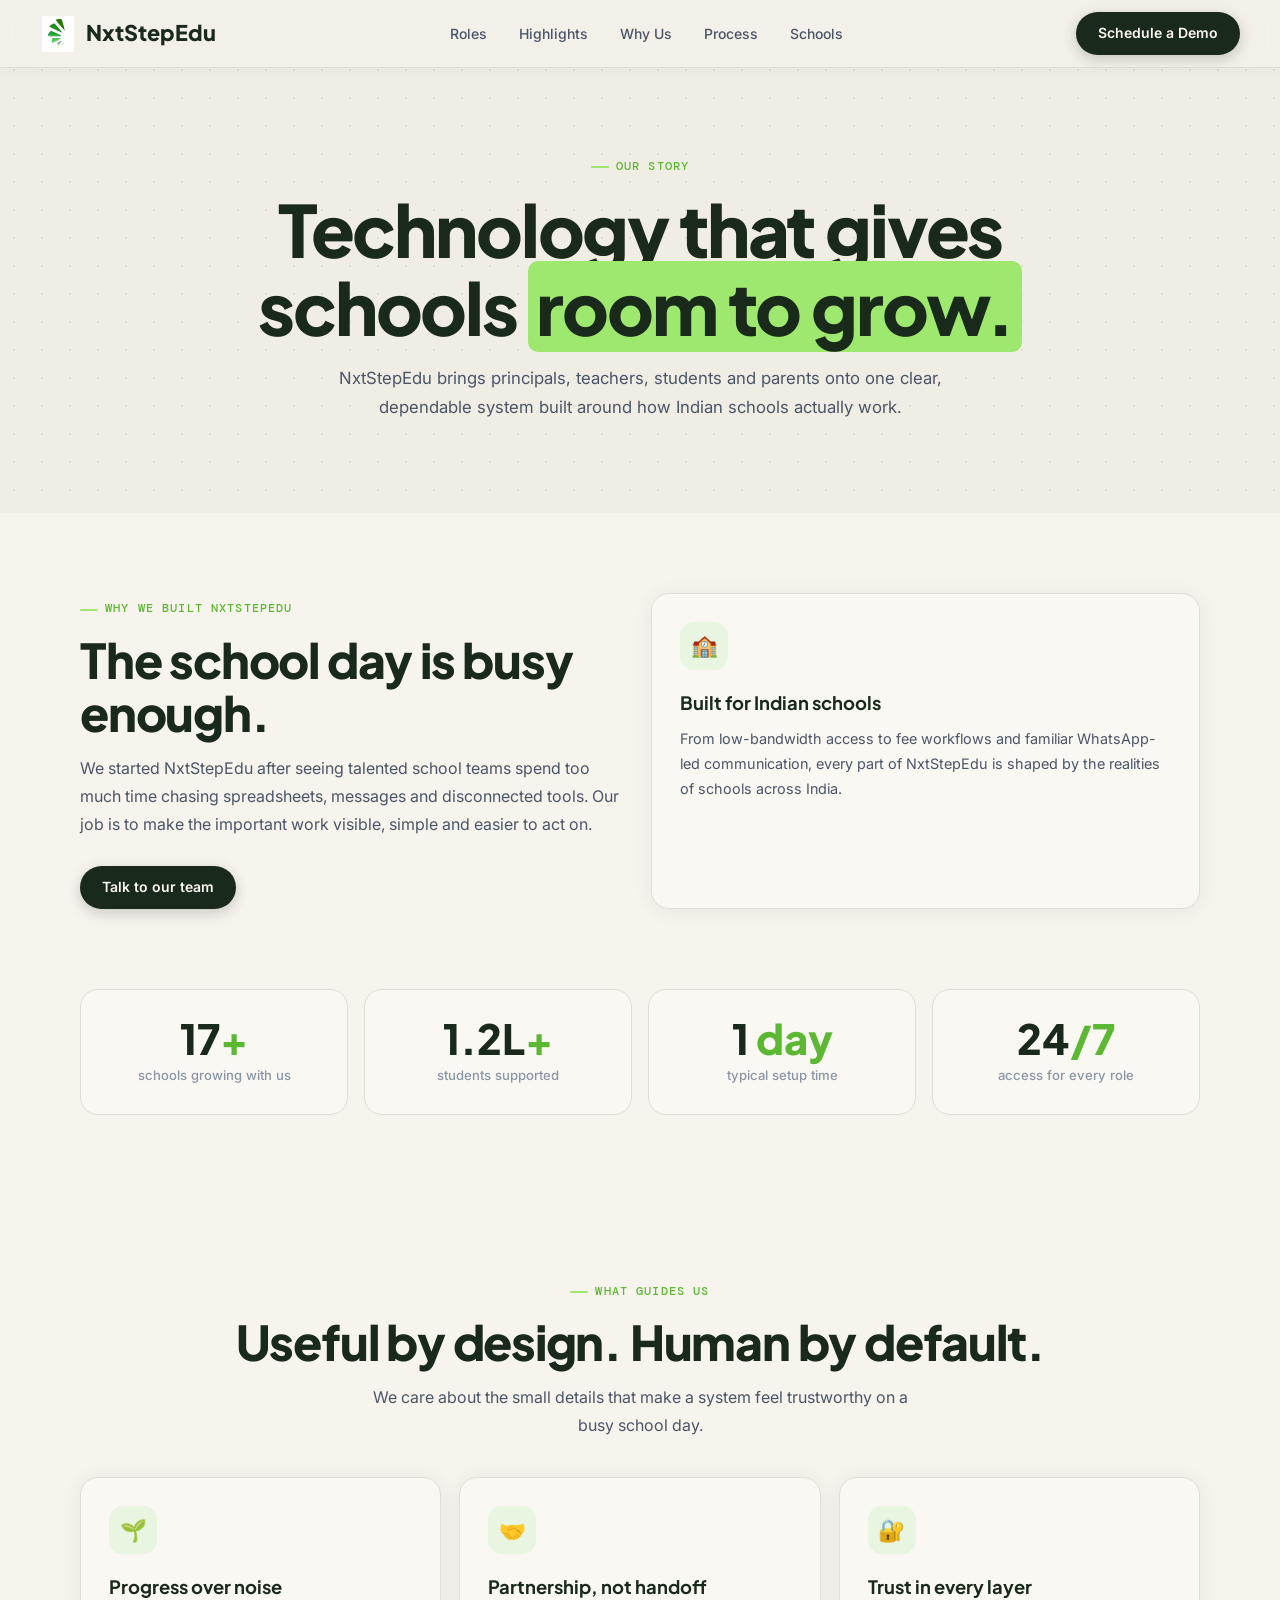
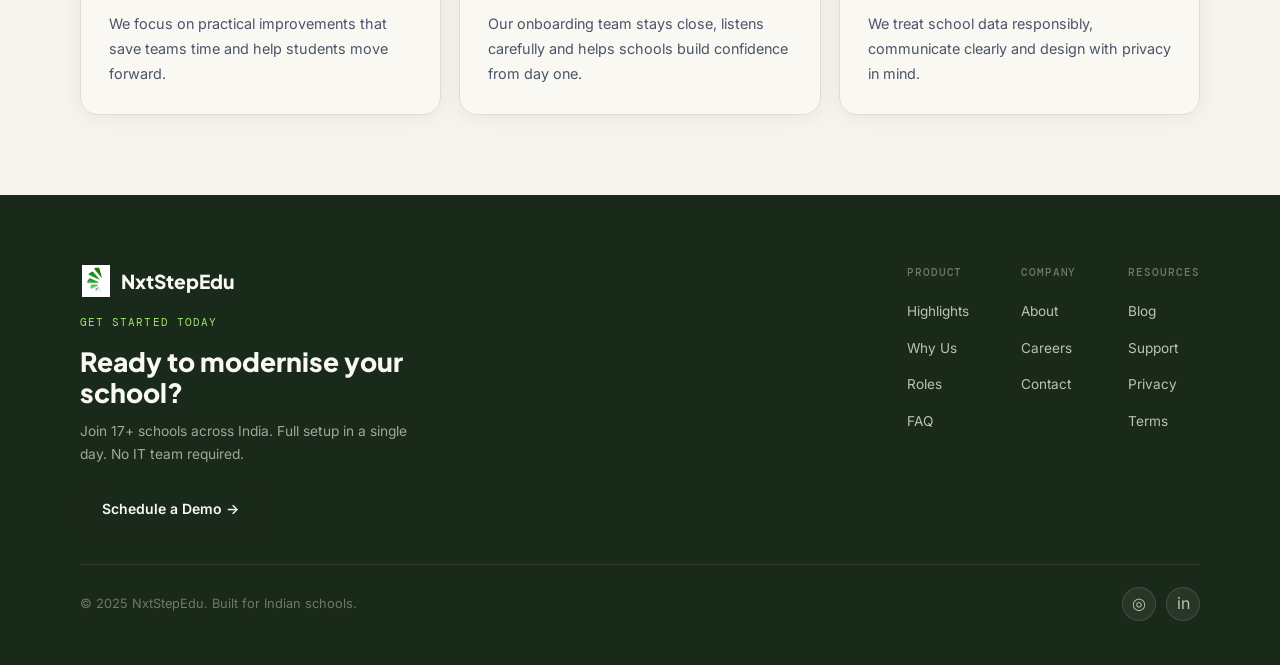
<file: landing_page/about.html>
<!doctype html><html lang="en"><head><meta charset="UTF-8"><meta name="viewport" content="width=device-width, initial-scale=1.0"><title>About NxtStepEdu | Built for Indian Schools</title><link rel="preconnect" href="https://fonts.googleapis.com"><link rel="preconnect" href="https://fonts.gstatic.com" crossorigin><link href="https://fonts.googleapis.com/css2?family=Plus+Jakarta+Sans:wght@400;500;600;700;800&family=Inter:wght@400;500;600&family=DM+Mono:wght@400;500&display=swap" rel="stylesheet"><link rel="stylesheet" href="site.css"></head><body>
<nav id="nav"><a class="logo" href="index.html"><div class="logo-mark"><img src="brochure/nxtstepedu_logo.png" alt=""></div>NxtStepEdu</a><ul class="nav-links"><li><a href="index.html#roles">Roles</a></li><li><a href="index.html#wow">Highlights</a></li><li><a href="index.html#features">Why Us</a></li><li><a href="index.html#how">Process</a></li><li><a href="index.html#schools">Schools</a></li></ul><div class="nav-right"><a class="btn-primary" href="contact.html#contact-form">Schedule a Demo</a></div><button class="ham" id="ham" aria-label="Menu"><span></span><span></span><span></span></button></nav><div class="mob-menu" id="mob"><a href="index.html#roles">Roles</a><a href="index.html#wow">Highlights</a><a href="index.html#features">Why Us</a><a href="index.html#how">Process</a><a href="index.html#schools">Schools</a><a class="btn-primary" href="contact.html#contact-form">Schedule a Demo</a></div>
<header class="page-hero"><div class="hero-inner"><div class="eyebrow">Our story</div><h1 class="page-title">Technology that gives schools <em>room to grow.</em></h1><p class="page-sub">NxtStepEdu brings principals, teachers, students and parents onto one clear, dependable system built around how Indian schools actually work.</p></div></header>
<main><section class="section"><div class="grid-2"><div><div class="eyebrow">Why we built NxtStepEdu</div><h2 class="section-title">The school day is busy enough.</h2><p class="section-sub">We started NxtStepEdu after seeing talented school teams spend too much time chasing spreadsheets, messages and disconnected tools. Our job is to make the important work visible, simple and easier to act on.</p><div class="actions"><a class="btn-primary" href="contact.html#contact-form">Talk to our team</a></div></div><div class="card"><div class="icon-box">🏫</div><h3>Built for Indian schools</h3><p>From low-bandwidth access to fee workflows and familiar WhatsApp-led communication, every part of NxtStepEdu is shaped by the realities of schools across India.</p></div></div></section><section class="section" style="padding-top:0"><div class="stats-grid"><div class="stat-card"><div class="stat-num">17<span>+</span></div><div class="stat-label">schools growing with us</div></div><div class="stat-card"><div class="stat-num">1.2L<span>+</span></div><div class="stat-label">students supported</div></div><div class="stat-card"><div class="stat-num">1<span> day</span></div><div class="stat-label">typical setup time</div></div><div class="stat-card"><div class="stat-num">24<span>/7</span></div><div class="stat-label">access for every role</div></div></div></section><section class="section"><div class="section-head center"><div class="eyebrow">What guides us</div><h2 class="section-title">Useful by design. Human by default.</h2><p class="section-sub">We care about the small details that make a system feel trustworthy on a busy school day.</p></div><div class="grid-3"><div class="card"><div class="icon-box">🌱</div><h3>Progress over noise</h3><p>We focus on practical improvements that save teams time and help students move forward.</p></div><div class="card"><div class="icon-box">🤝</div><h3>Partnership, not handoff</h3><p>Our onboarding team stays close, listens carefully and helps schools build confidence from day one.</p></div><div class="card"><div class="icon-box">🔐</div><h3>Trust in every layer</h3><p>We treat school data responsibly, communicate clearly and design with privacy in mind.</p></div></div></section></main>
<footer><div class="footer-wrap"><div class="footer-top"><div class="footer-brand"><div class="footer-logo"><div class="footer-logo-mark"><img src="brochure/nxtstepedu_logo.png" alt=""></div>NxtStepEdu</div><div class="cta-badge">GET STARTED TODAY</div><h2 class="footer-brand-title d">Ready to modernise your school?</h2><p class="footer-brand-sub">Join 17+ schools across India. Full setup in a single day. No IT team required.</p><a class="btn-primary" href="contact.html#contact-form">Schedule a Demo →</a></div><div class="footer-cols"><div class="footer-col"><h4>Product</h4><ul><li><a href="index.html#wow">Highlights</a></li><li><a href="index.html#features">Why Us</a></li><li><a href="index.html#roles">Roles</a></li><li><a href="support.html">FAQ</a></li></ul></div><div class="footer-col"><h4>Company</h4><ul><li><a href="about.html">About</a></li><li><a href="careers.html">Careers</a></li><li><a href="contact.html">Contact</a></li></ul></div><div class="footer-col"><h4>Resources</h4><ul><li><a href="blog.html">Blog</a></li><li><a href="support.html">Support</a></li><li><a href="privacy.html">Privacy</a></li><li><a href="terms.html">Terms</a></li></ul></div></div></div><div class="footer-divider"></div><div class="footer-bottom"><div class="footer-copy">© 2025 NxtStepEdu. Built for Indian schools.</div><div class="footer-social"><a href="https://www.instagram.com" aria-label="Instagram">◎</a><a href="https://www.linkedin.com" aria-label="LinkedIn">in</a></div></div></div></footer><script src="site.js"></script></body></html>
</file>
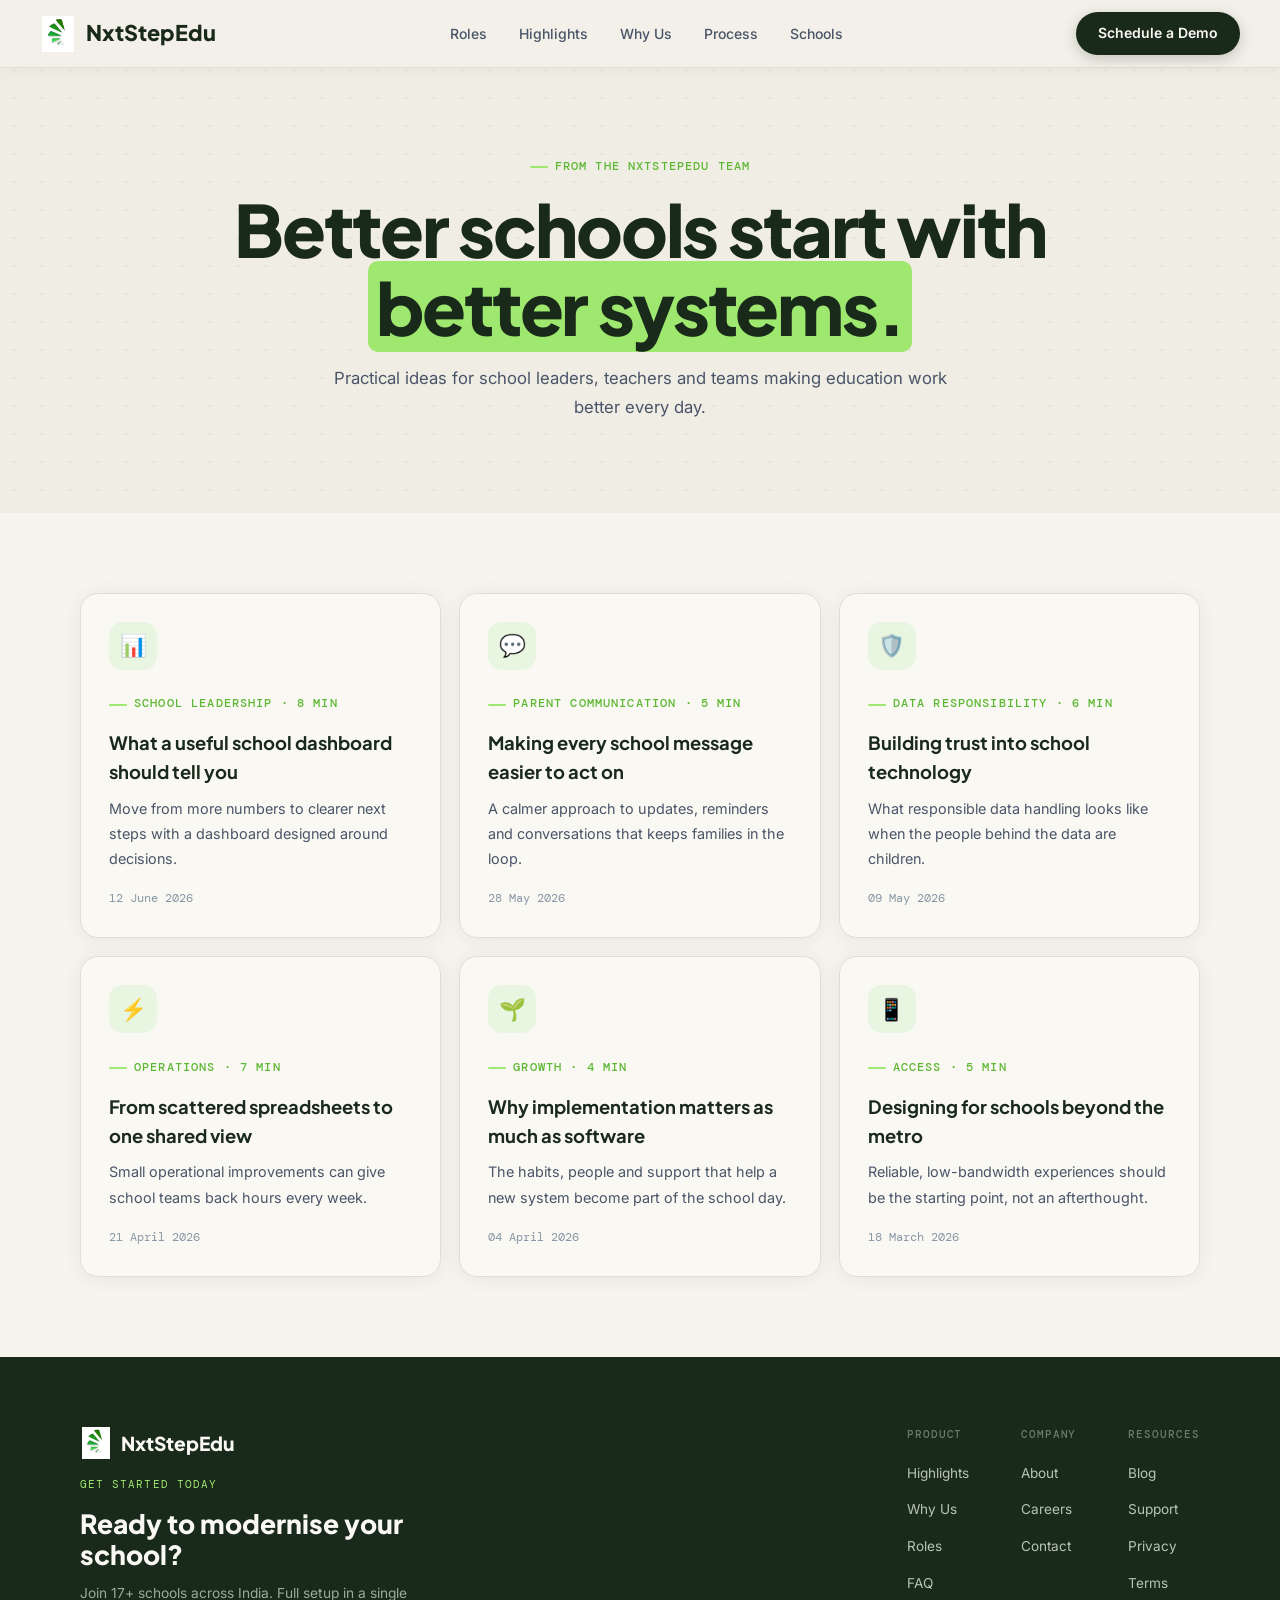
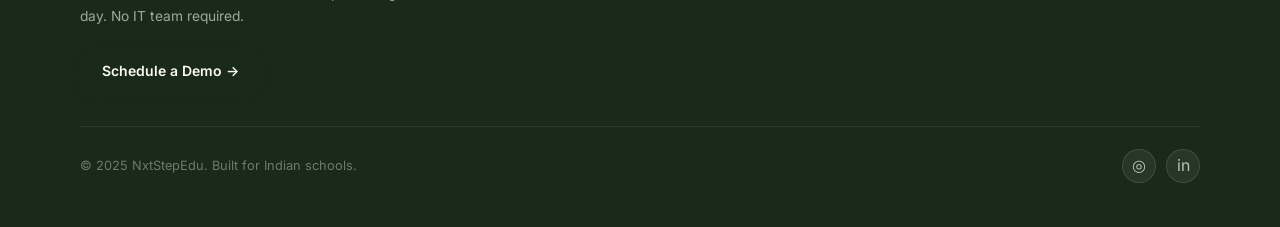
<file: landing_page/blog.html>
<!doctype html><html lang="en"><head><meta charset="UTF-8"><meta name="viewport" content="width=device-width, initial-scale=1.0"><title>NxtStepEdu Blog | Ideas for Indian Schools</title><link rel="preconnect" href="https://fonts.googleapis.com"><link rel="preconnect" href="https://fonts.gstatic.com" crossorigin><link href="https://fonts.googleapis.com/css2?family=Plus+Jakarta+Sans:wght@400;500;600;700;800&family=Inter:wght@400;500;600&family=DM+Mono:wght@400;500&display=swap" rel="stylesheet"><link rel="stylesheet" href="site.css"></head><body>
<nav id="nav"><a class="logo" href="index.html"><div class="logo-mark"><img src="brochure/nxtstepedu_logo.png" alt=""></div>NxtStepEdu</a><ul class="nav-links"><li><a href="index.html#roles">Roles</a></li><li><a href="index.html#wow">Highlights</a></li><li><a href="index.html#features">Why Us</a></li><li><a href="index.html#how">Process</a></li><li><a href="index.html#schools">Schools</a></li></ul><div class="nav-right"><a class="btn-primary" href="contact.html#contact-form">Schedule a Demo</a></div><button class="ham" id="ham" aria-label="Menu"><span></span><span></span><span></span></button></nav><div class="mob-menu" id="mob"><a href="index.html#roles">Roles</a><a href="index.html#wow">Highlights</a><a href="index.html#features">Why Us</a><a href="index.html#how">Process</a><a href="index.html#schools">Schools</a><a class="btn-primary" href="contact.html#contact-form">Schedule a Demo</a></div>
<header class="page-hero"><div class="hero-inner"><div class="eyebrow">From the NxtStepEdu team</div><h1 class="page-title">Better schools start with <em>better systems.</em></h1><p class="page-sub">Practical ideas for school leaders, teachers and teams making education work better every day.</p></div></header><main><section class="section"><div class="grid-3"><article class="card"><div class="icon-box">📊</div><div class="eyebrow">School leadership · 8 min</div><h3>What a useful school dashboard should tell you</h3><p>Move from more numbers to clearer next steps with a dashboard designed around decisions.</p><p class="mono" style="margin-top:18px;color:var(--muted);font-size:.72rem">12 June 2026</p></article><article class="card"><div class="icon-box">💬</div><div class="eyebrow">Parent communication · 5 min</div><h3>Making every school message easier to act on</h3><p>A calmer approach to updates, reminders and conversations that keeps families in the loop.</p><p class="mono" style="margin-top:18px;color:var(--muted);font-size:.72rem">28 May 2026</p></article><article class="card"><div class="icon-box">🛡️</div><div class="eyebrow">Data responsibility · 6 min</div><h3>Building trust into school technology</h3><p>What responsible data handling looks like when the people behind the data are children.</p><p class="mono" style="margin-top:18px;color:var(--muted);font-size:.72rem">09 May 2026</p></article><article class="card"><div class="icon-box">⚡</div><div class="eyebrow">Operations · 7 min</div><h3>From scattered spreadsheets to one shared view</h3><p>Small operational improvements can give school teams back hours every week.</p><p class="mono" style="margin-top:18px;color:var(--muted);font-size:.72rem">21 April 2026</p></article><article class="card"><div class="icon-box">🌱</div><div class="eyebrow">Growth · 4 min</div><h3>Why implementation matters as much as software</h3><p>The habits, people and support that help a new system become part of the school day.</p><p class="mono" style="margin-top:18px;color:var(--muted);font-size:.72rem">04 April 2026</p></article><article class="card"><div class="icon-box">📱</div><div class="eyebrow">Access · 5 min</div><h3>Designing for schools beyond the metro</h3><p>Reliable, low-bandwidth experiences should be the starting point, not an afterthought.</p><p class="mono" style="margin-top:18px;color:var(--muted);font-size:.72rem">18 March 2026</p></article></div></section></main>
<footer><div class="footer-wrap"><div class="footer-top"><div class="footer-brand"><div class="footer-logo"><div class="footer-logo-mark"><img src="brochure/nxtstepedu_logo.png" alt=""></div>NxtStepEdu</div><div class="cta-badge">GET STARTED TODAY</div><h2 class="footer-brand-title d">Ready to modernise your school?</h2><p class="footer-brand-sub">Join 17+ schools across India. Full setup in a single day. No IT team required.</p><a class="btn-primary" href="contact.html#contact-form">Schedule a Demo →</a></div><div class="footer-cols"><div class="footer-col"><h4>Product</h4><ul><li><a href="index.html#wow">Highlights</a></li><li><a href="index.html#features">Why Us</a></li><li><a href="index.html#roles">Roles</a></li><li><a href="support.html">FAQ</a></li></ul></div><div class="footer-col"><h4>Company</h4><ul><li><a href="about.html">About</a></li><li><a href="careers.html">Careers</a></li><li><a href="contact.html">Contact</a></li></ul></div><div class="footer-col"><h4>Resources</h4><ul><li><a href="blog.html">Blog</a></li><li><a href="support.html">Support</a></li><li><a href="privacy.html">Privacy</a></li><li><a href="terms.html">Terms</a></li></ul></div></div></div><div class="footer-divider"></div><div class="footer-bottom"><div class="footer-copy">© 2025 NxtStepEdu. Built for Indian schools.</div><div class="footer-social"><a href="https://www.instagram.com" aria-label="Instagram">◎</a><a href="https://www.linkedin.com" aria-label="LinkedIn">in</a></div></div></div></footer><script src="site.js"></script></body></html>
</file>
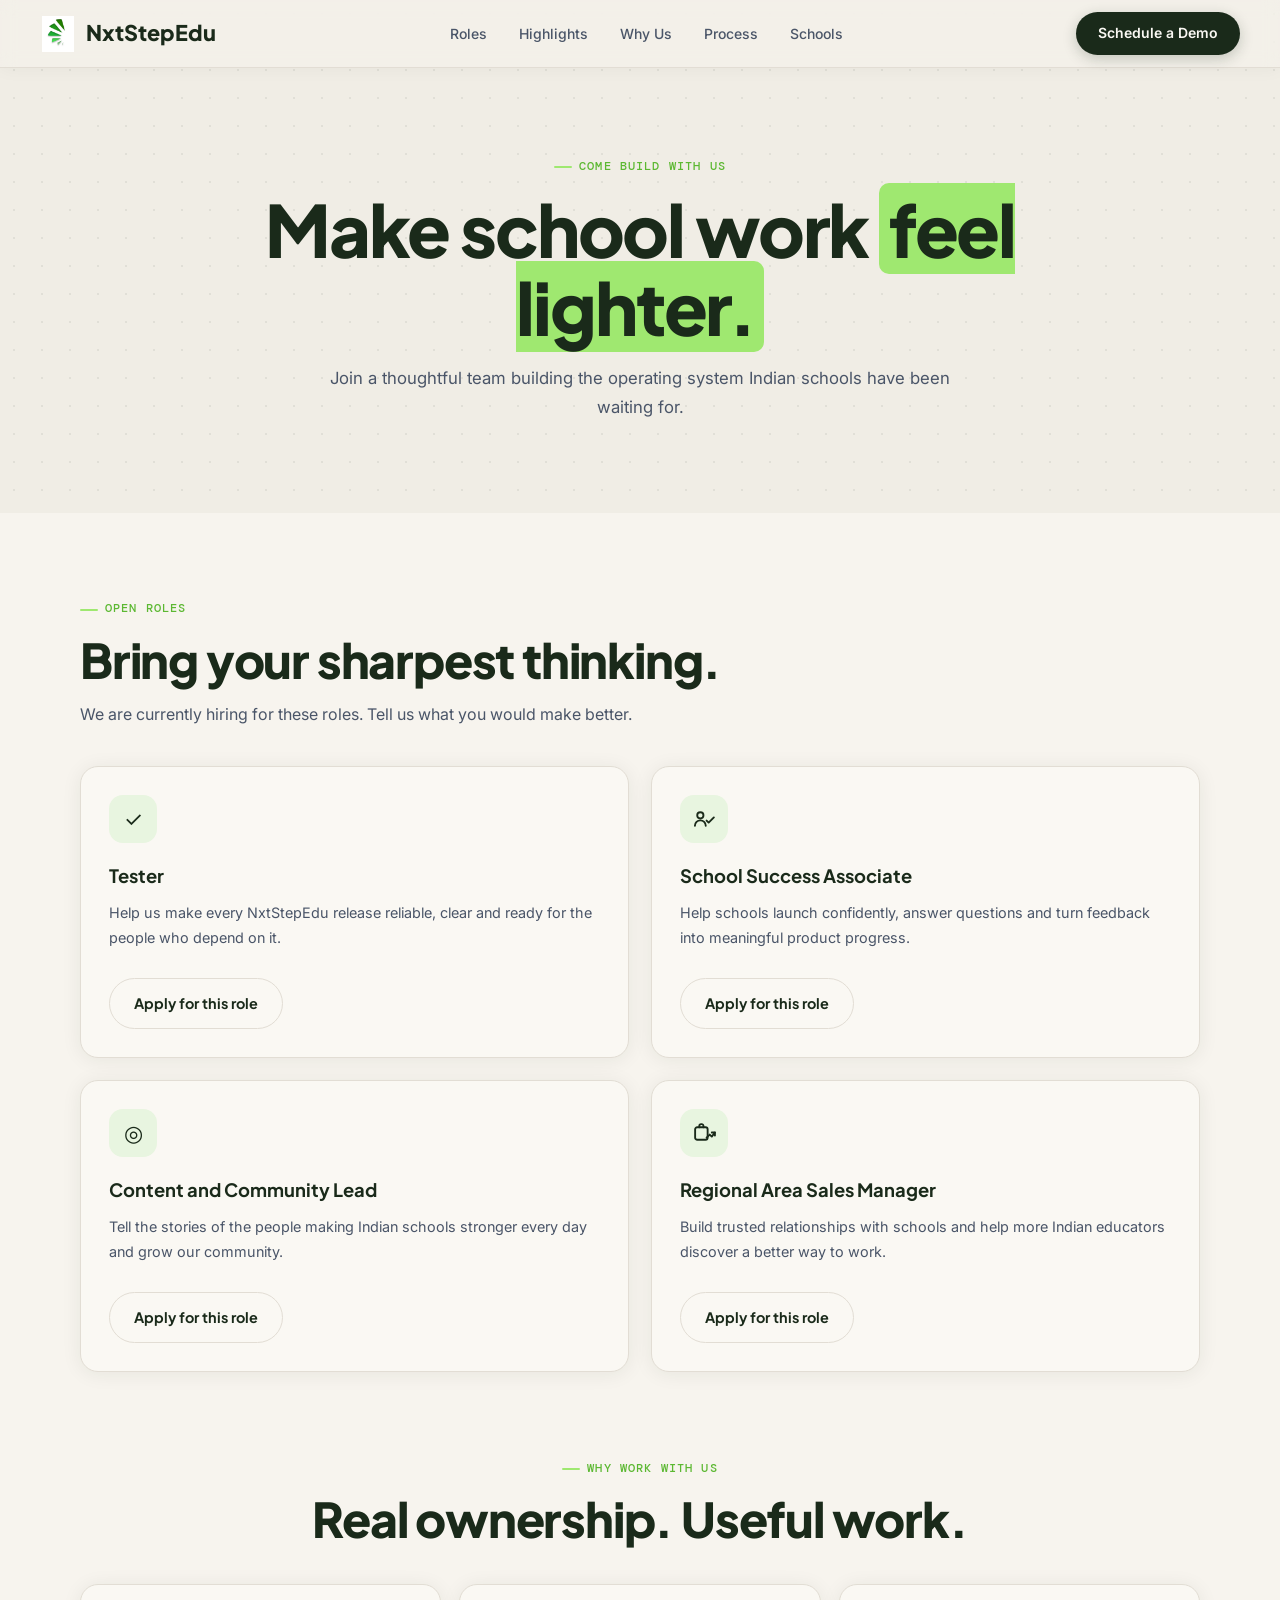
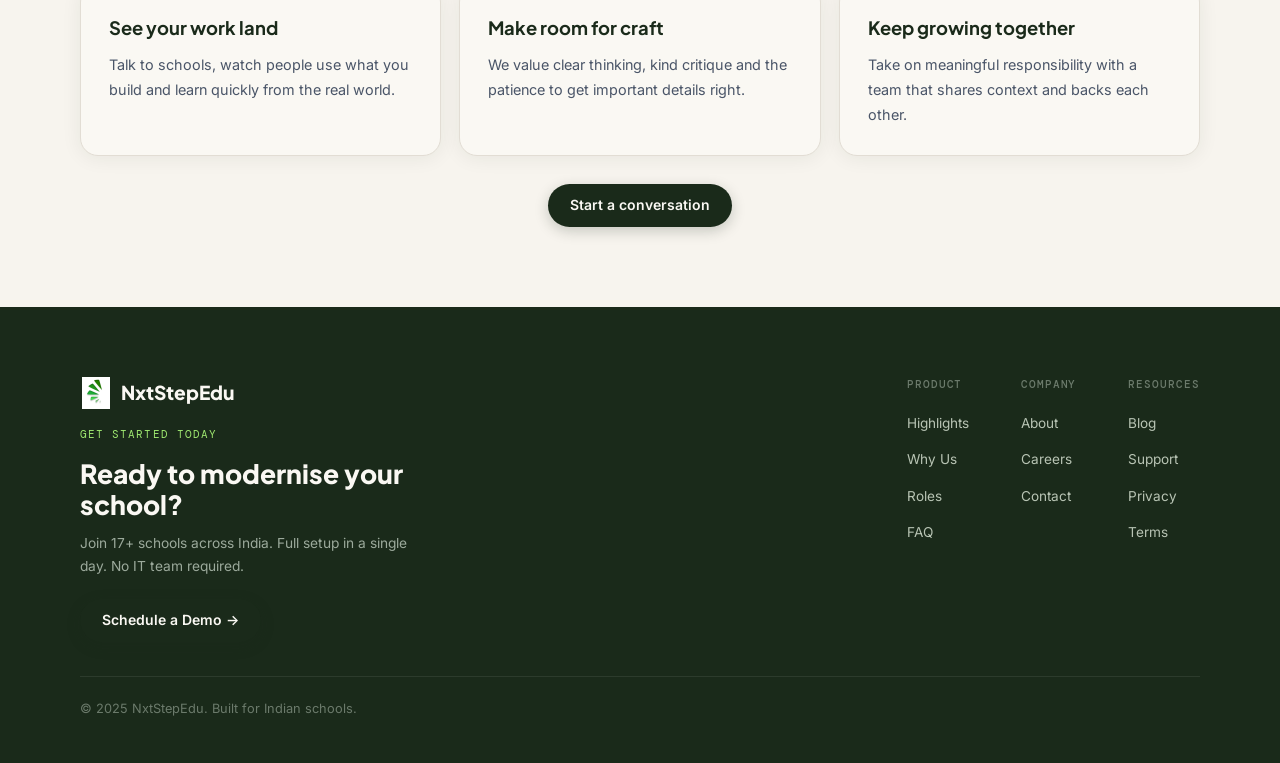
<file: landing_page/careers.html>
<!doctype html>
<html lang="en">
<head>
<meta charset="UTF-8"><meta name="viewport" content="width=device-width, initial-scale=1.0">
<title>Careers at NxtStepEdu</title>
<link rel="preconnect" href="https://fonts.googleapis.com"><link rel="preconnect" href="https://fonts.gstatic.com" crossorigin>
<link href="https://fonts.googleapis.com/css2?family=Plus+Jakarta+Sans:wght@400;500;600;700;800&family=Inter:wght@400;500;600&family=DM+Mono:wght@400;500&display=swap" rel="stylesheet"><link rel="stylesheet" href="site.css">
</head>
<body>
<nav id="nav"><a class="logo" href="index.html"><div class="logo-mark"><img src="brochure/nxtstepedu_logo.png" alt=""></div>NxtStepEdu</a><ul class="nav-links"><li><a href="index.html#roles">Roles</a></li><li><a href="index.html#wow">Highlights</a></li><li><a href="index.html#features">Why Us</a></li><li><a href="index.html#how">Process</a></li><li><a href="index.html#schools">Schools</a></li></ul><div class="nav-right"><a class="btn-primary" href="contact.html#contact-form">Schedule a Demo</a></div><button class="ham" id="ham" aria-label="Menu"><span></span><span></span><span></span></button></nav>
<div class="mob-menu" id="mob"><a href="index.html#roles">Roles</a><a href="index.html#wow">Highlights</a><a href="index.html#features">Why Us</a><a href="index.html#how">Process</a><a href="index.html#schools">Schools</a><a class="btn-primary" href="contact.html#contact-form">Schedule a Demo</a></div>
<header class="page-hero"><div class="hero-inner"><div class="eyebrow">Come build with us</div><h1 class="page-title">Make school work <em>feel lighter.</em></h1><p class="page-sub">Join a thoughtful team building the operating system Indian schools have been waiting for.</p></div></header>
<main><section class="section"><div class="section-head"><div class="eyebrow">Open roles</div><h2 class="section-title">Bring your sharpest thinking.</h2><p class="section-sub">We are currently hiring for these roles. Tell us what you would make better.</p></div><div class="grid-2">
<article class="card"><div class="icon-box">✓</div><h3>Tester</h3><p>Help us make every NxtStepEdu release reliable, clear and ready for the people who depend on it.</p><div class="actions"><a class="btn-outline" href="contact.html?role=Tester#contact-form">Apply for this role</a></div></article>
<article class="card"><div class="icon-box"><svg width="25" height="25" viewBox="0 0 24 24" aria-hidden="true" fill="none" stroke="currentColor" stroke-width="1.8" stroke-linecap="round" stroke-linejoin="round"><circle cx="8" cy="8" r="3"></circle><path d="M2.8 18a5.2 5.2 0 0 1 10.4 0"></path><path d="m14 13 2 2 5-5"></path></svg></div><h3>School Success Associate</h3><p>Help schools launch confidently, answer questions and turn feedback into meaningful product progress.</p><div class="actions"><a class="btn-outline" href="contact.html?role=School%20Success%20Associate#contact-form">Apply for this role</a></div></article>
<article class="card"><div class="icon-box">◎</div><h3>Content and Community Lead</h3><p>Tell the stories of the people making Indian schools stronger every day and grow our community.</p><div class="actions"><a class="btn-outline" href="contact.html?role=Content%20and%20Community%20Lead#contact-form">Apply for this role</a></div></article>
<article class="card"><div class="icon-box"><svg width="25" height="25" viewBox="0 0 24 24" aria-hidden="true" fill="none" stroke="currentColor" stroke-width="1.8" stroke-linecap="round" stroke-linejoin="round"><rect x="3" y="6" width="12" height="12" rx="2"></rect><path d="M7 6V4.8A1.8 1.8 0 0 1 8.8 3h.4A1.8 1.8 0 0 1 11 4.8V6"></path><path d="m14 16 3-3 2 2 3-4"></path><path d="M19 11h3v3"></path></svg></div><h3>Regional Area Sales Manager</h3><p>Build trusted relationships with schools and help more Indian educators discover a better way to work.</p><div class="actions"><a class="btn-outline" href="contact.html?role=Regional%20Area%20Sales%20Manager#contact-form">Apply for this role</a></div></article>
</div></section><section class="section" style="padding-top:0"><div class="section-head center"><div class="eyebrow">Why work with us</div><h2 class="section-title">Real ownership. Useful work.</h2></div><div class="grid-3"><div class="card"><h3>See your work land</h3><p>Talk to schools, watch people use what you build and learn quickly from the real world.</p></div><div class="card"><h3>Make room for craft</h3><p>We value clear thinking, kind critique and the patience to get important details right.</p></div><div class="card"><h3>Keep growing together</h3><p>Take on meaningful responsibility with a team that shares context and backs each other.</p></div></div><div class="actions" style="justify-content:center"><a class="btn-primary" href="contact.html#contact-form">Start a conversation</a></div></section></main>
<footer><div class="footer-wrap"><div class="footer-top"><div class="footer-brand"><div class="footer-logo"><div class="footer-logo-mark"><img src="brochure/nxtstepedu_logo.png" alt=""></div>NxtStepEdu</div><div class="cta-badge">GET STARTED TODAY</div><h2 class="footer-brand-title d">Ready to modernise your school?</h2><p class="footer-brand-sub">Join 17+ schools across India. Full setup in a single day. No IT team required.</p><a class="btn-primary" href="contact.html#contact-form">Schedule a Demo →</a></div><div class="footer-cols"><div class="footer-col"><h4>Product</h4><ul><li><a href="index.html#wow">Highlights</a></li><li><a href="index.html#features">Why Us</a></li><li><a href="index.html#roles">Roles</a></li><li><a href="support.html">FAQ</a></li></ul></div><div class="footer-col"><h4>Company</h4><ul><li><a href="about.html">About</a></li><li><a href="careers.html">Careers</a></li><li><a href="contact.html">Contact</a></li></ul></div><div class="footer-col"><h4>Resources</h4><ul><li><a href="blog.html">Blog</a></li><li><a href="support.html">Support</a></li><li><a href="privacy.html">Privacy</a></li><li><a href="terms.html">Terms</a></li></ul></div></div></div><div class="footer-divider"></div><div class="footer-bottom"><div class="footer-copy">© 2025 NxtStepEdu. Built for Indian schools.</div></div></div></footer><script src="site.js"></script>
</body>
</html>
</file>
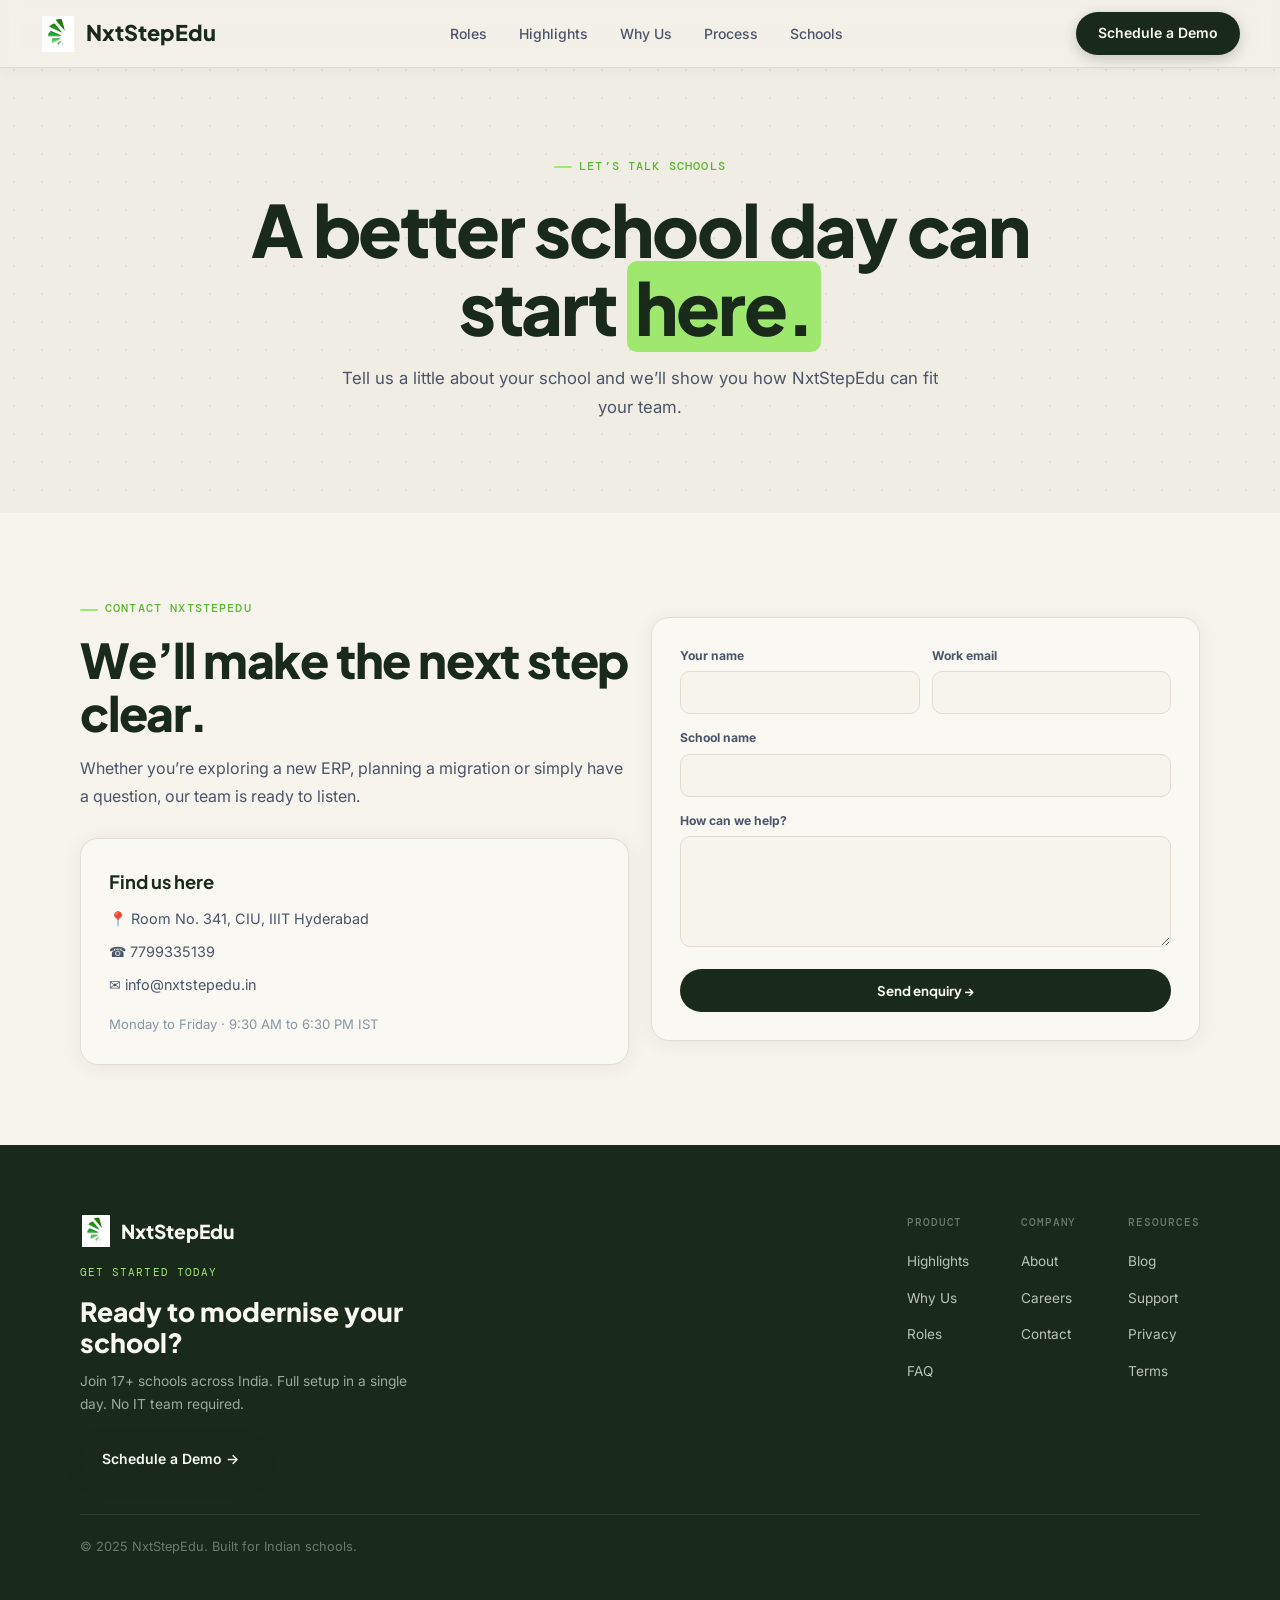
<file: landing_page/contact.html>
<!doctype html>
<html lang="en"><head><meta charset="UTF-8"><meta name="viewport" content="width=device-width, initial-scale=1.0"><title>Contact NxtStepEdu | Schedule a Demo</title><link rel="preconnect" href="https://fonts.googleapis.com"><link rel="preconnect" href="https://fonts.gstatic.com" crossorigin><link href="https://fonts.googleapis.com/css2?family=Plus+Jakarta+Sans:wght@400;500;600;700;800&family=Inter:wght@400;500;600&family=DM+Mono:wght@400;500&display=swap" rel="stylesheet"><link rel="stylesheet" href="site.css"></head>
<body><nav id="nav"><a class="logo" href="index.html"><div class="logo-mark"><img src="brochure/nxtstepedu_logo.png" alt=""></div>NxtStepEdu</a><ul class="nav-links"><li><a href="index.html#roles">Roles</a></li><li><a href="index.html#wow">Highlights</a></li><li><a href="index.html#features">Why Us</a></li><li><a href="index.html#how">Process</a></li><li><a href="index.html#schools">Schools</a></li></ul><div class="nav-right"><a class="btn-primary" href="#contact-form">Schedule a Demo</a></div><button class="ham" id="ham" aria-label="Menu"><span></span><span></span><span></span></button></nav><div class="mob-menu" id="mob"><a href="index.html#roles">Roles</a><a href="index.html#wow">Highlights</a><a href="index.html#features">Why Us</a><a href="index.html#how">Process</a><a href="index.html#schools">Schools</a><a class="btn-primary" href="#contact-form">Schedule a Demo</a></div>
<header class="page-hero"><div class="hero-inner"><div class="eyebrow">Let’s talk schools</div><h1 class="page-title">A better school day can start <em>here.</em></h1><p class="page-sub">Tell us a little about your school and we’ll show you how NxtStepEdu can fit your team.</p></div></header>
<main><section class="section" id="contact-form"><div class="grid-2"><div><div class="eyebrow">Contact NxtStepEdu</div><h2 class="section-title">We’ll make the next step clear.</h2><p class="section-sub">Whether you’re exploring a new ERP, planning a migration or simply have a question, our team is ready to listen.</p><div class="card" style="margin-top:28px"><h3>Find us here</h3><p>📍 Room No. 341, CIU, IIIT Hyderabad</p><p style="margin-top:8px">☎ <a href="tel:7799335139">7799335139</a></p><p style="margin-top:8px">✉ <a href="mailto:info@nxtstepedu.in">info@nxtstepedu.in</a></p><p style="margin-top:16px;color:var(--muted);font-size:.82rem">Monday to Friday · 9:30 AM to 6:30 PM IST</p></div></div><div class="card form-card"><form data-contact-form><div class="form-row"><div class="form-group"><label class="form-label" for="name">Your name</label><input class="form-input" id="name" name="name" required></div><div class="form-group"><label class="form-label" for="email">Work email</label><input class="form-input" id="email" name="email" type="email" required></div></div><div class="form-group"><label class="form-label" for="school">School name</label><input class="form-input" id="school" name="school" required></div><div class="form-group"><label class="form-label" for="message">How can we help?</label><textarea class="form-input" id="message" name="message" rows="5" required></textarea></div><button class="form-submit" type="submit">Send enquiry →</button></form><div class="form-success"><div class="icon-box" style="margin:0 auto">✓</div><h3>Thanks, we’ve got it.</h3><p>Someone from the NxtStepEdu team will be in touch soon.</p></div></div></div></section></main>
<footer><div class="footer-wrap"><div class="footer-top"><div class="footer-brand"><div class="footer-logo"><div class="footer-logo-mark"><img src="brochure/nxtstepedu_logo.png" alt=""></div>NxtStepEdu</div><div class="cta-badge">GET STARTED TODAY</div><h2 class="footer-brand-title d">Ready to modernise your school?</h2><p class="footer-brand-sub">Join 17+ schools across India. Full setup in a single day. No IT team required.</p><a class="btn-primary" href="#contact-form">Schedule a Demo →</a></div><div class="footer-cols"><div class="footer-col"><h4>Product</h4><ul><li><a href="index.html#wow">Highlights</a></li><li><a href="index.html#features">Why Us</a></li><li><a href="index.html#roles">Roles</a></li><li><a href="support.html">FAQ</a></li></ul></div><div class="footer-col"><h4>Company</h4><ul><li><a href="about.html">About</a></li><li><a href="careers.html">Careers</a></li><li><a href="contact.html">Contact</a></li></ul></div><div class="footer-col"><h4>Resources</h4><ul><li><a href="blog.html">Blog</a></li><li><a href="support.html">Support</a></li><li><a href="privacy.html">Privacy</a></li><li><a href="terms.html">Terms</a></li></ul></div></div></div><div class="footer-divider"></div><div class="footer-bottom"><div class="footer-copy">© 2025 NxtStepEdu. Built for Indian schools.</div></div></div></footer><script src="site.js"></script></body></html>
</file>
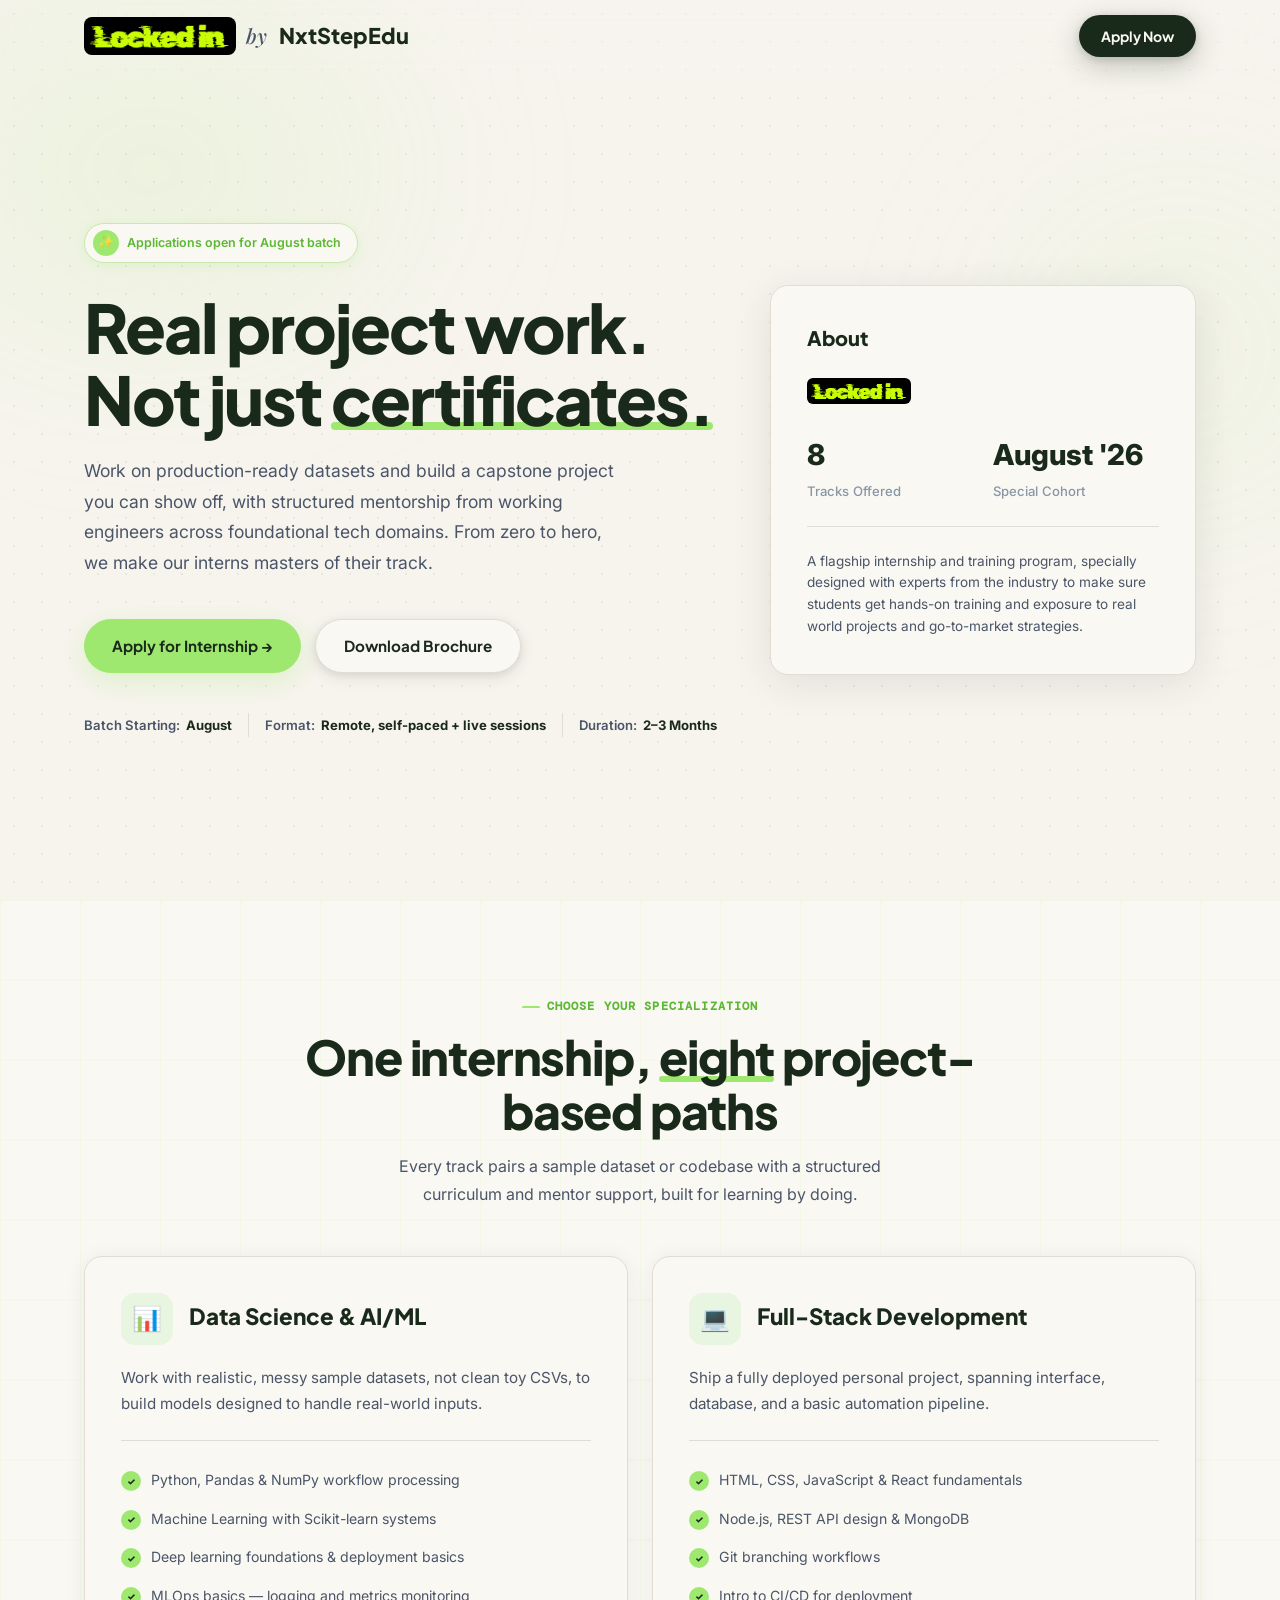
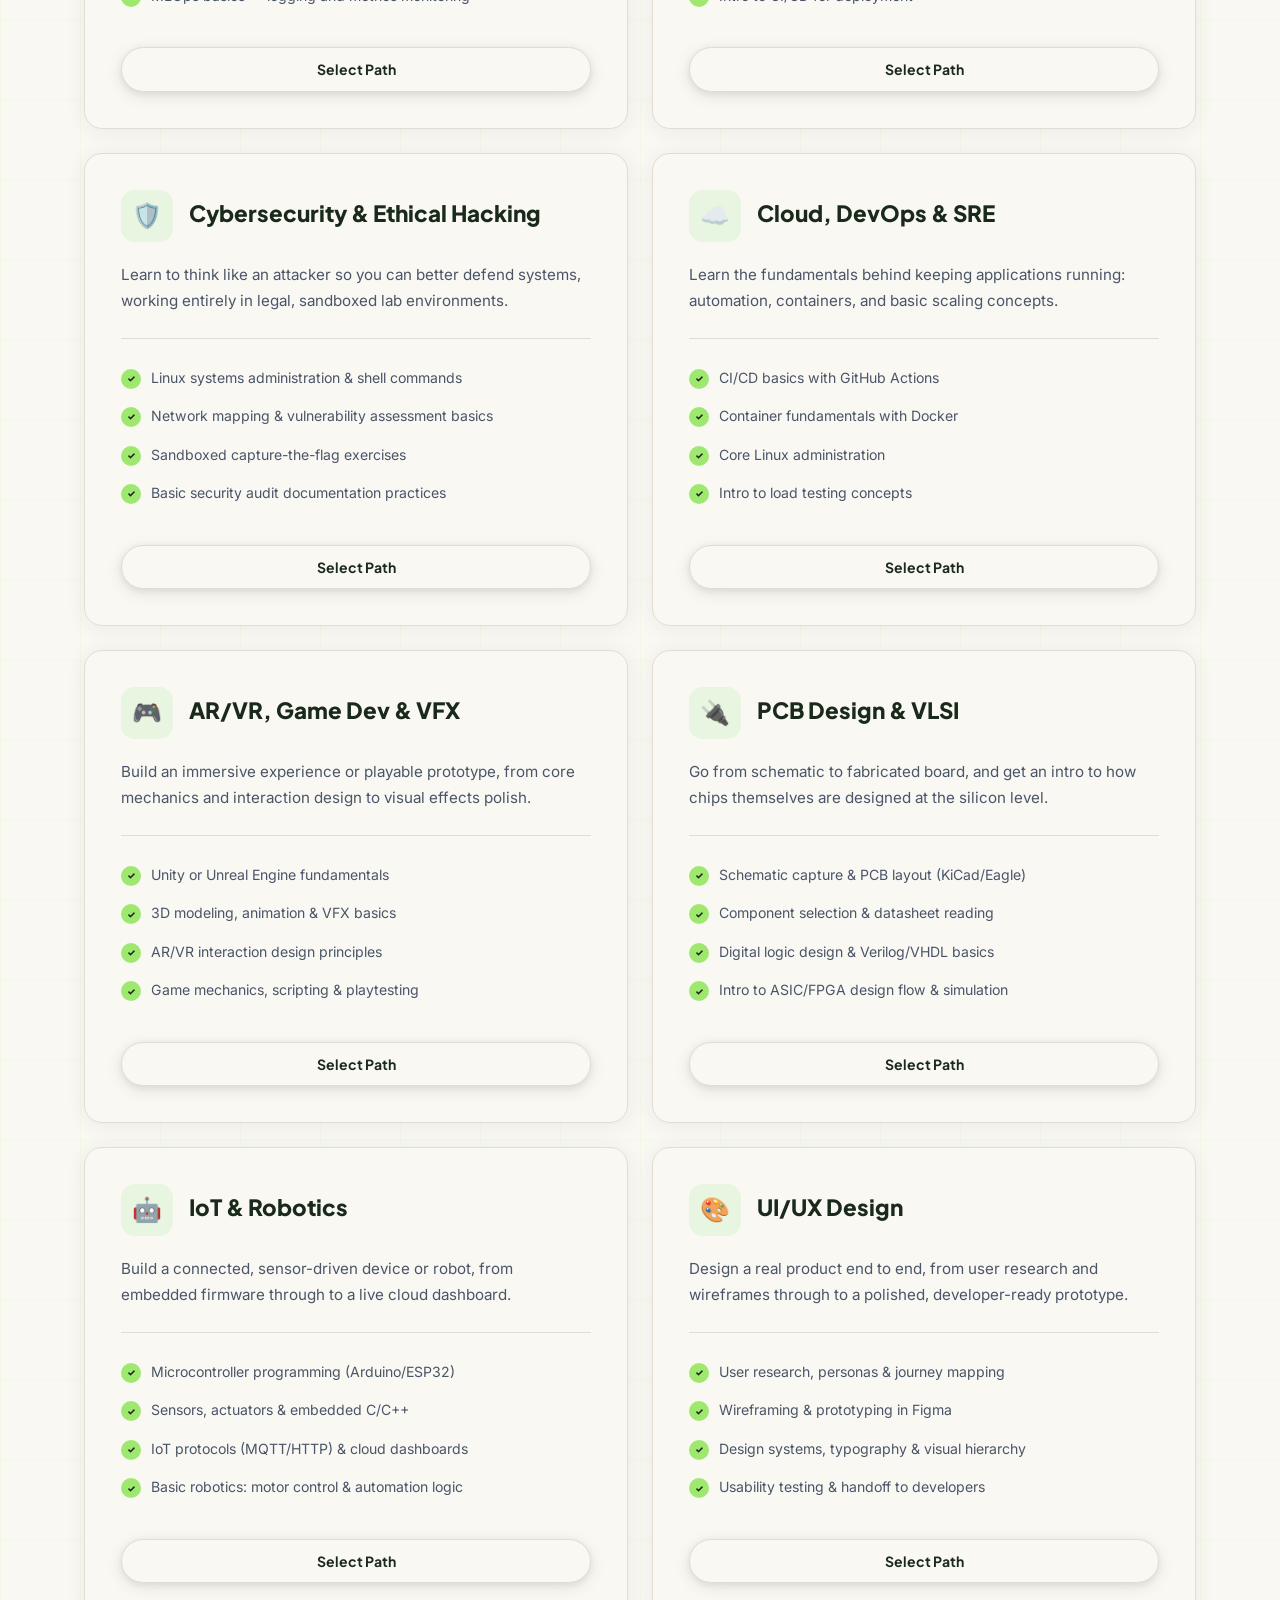
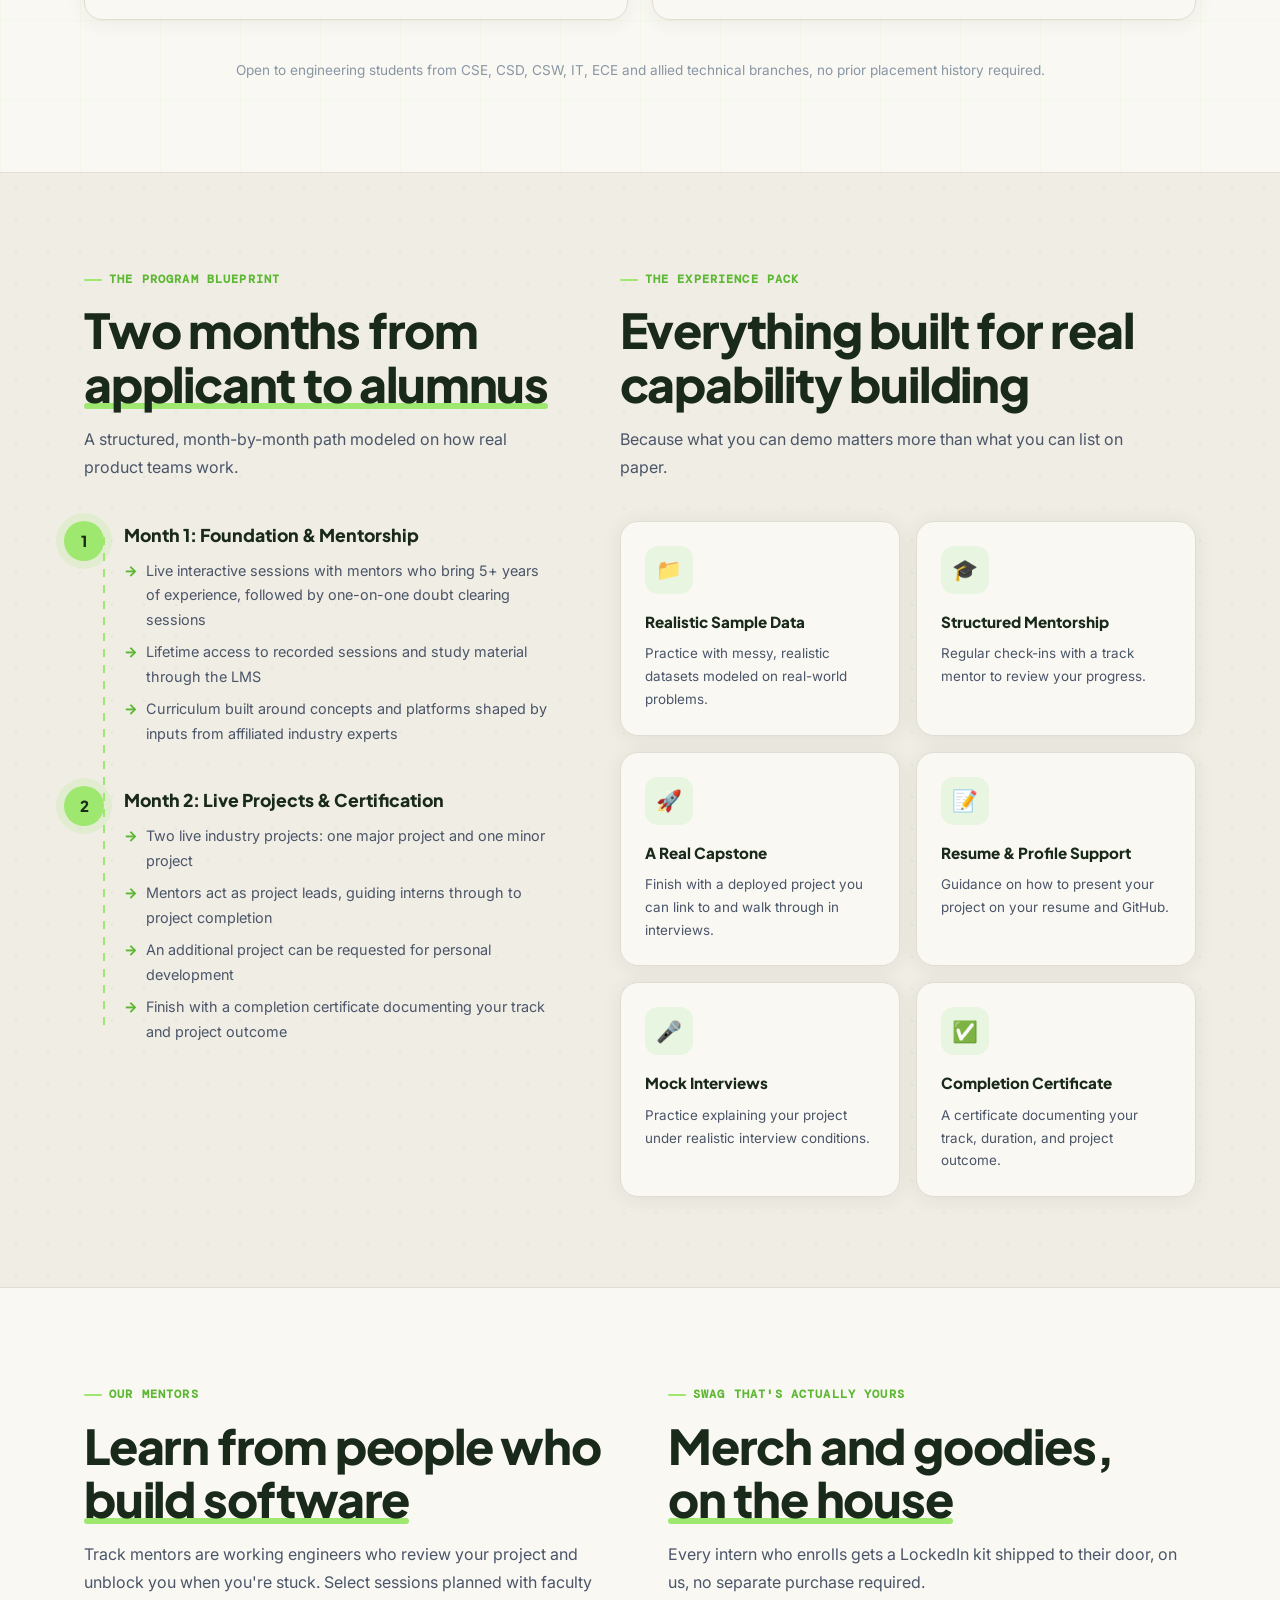
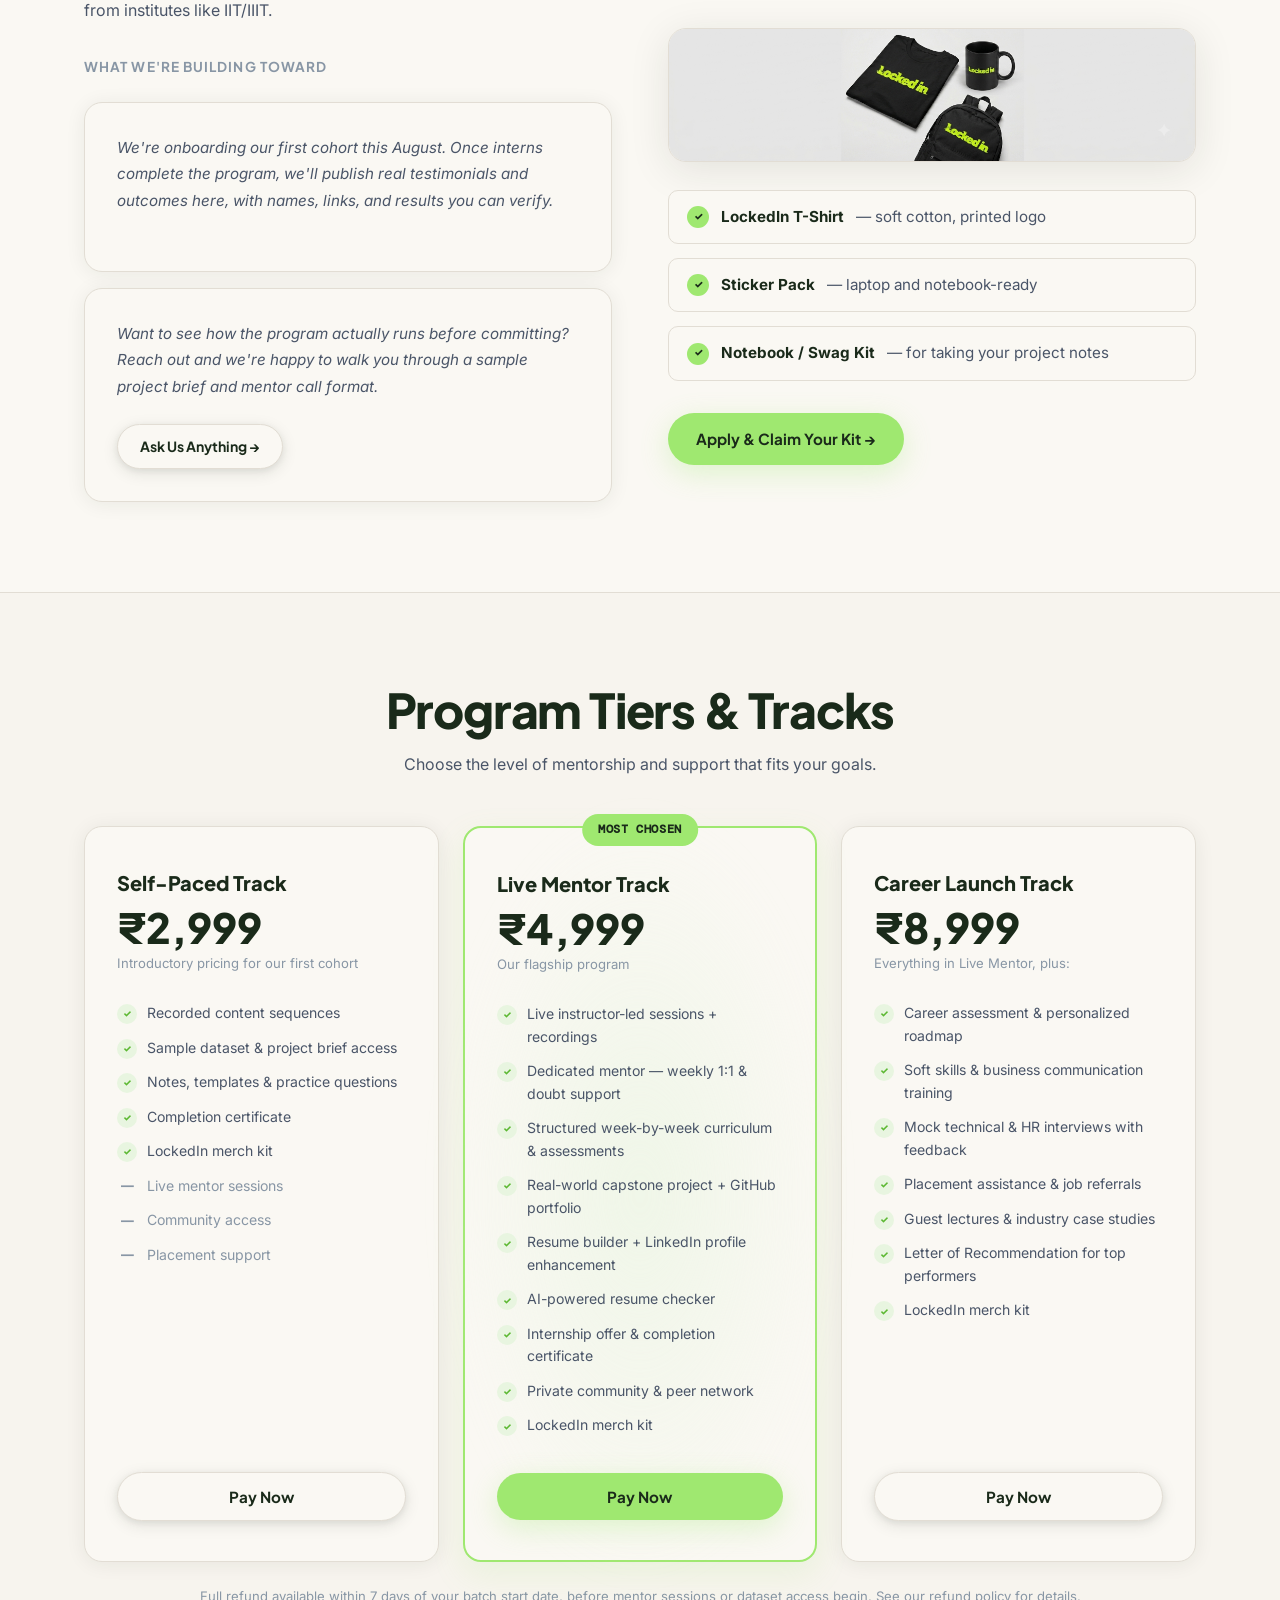
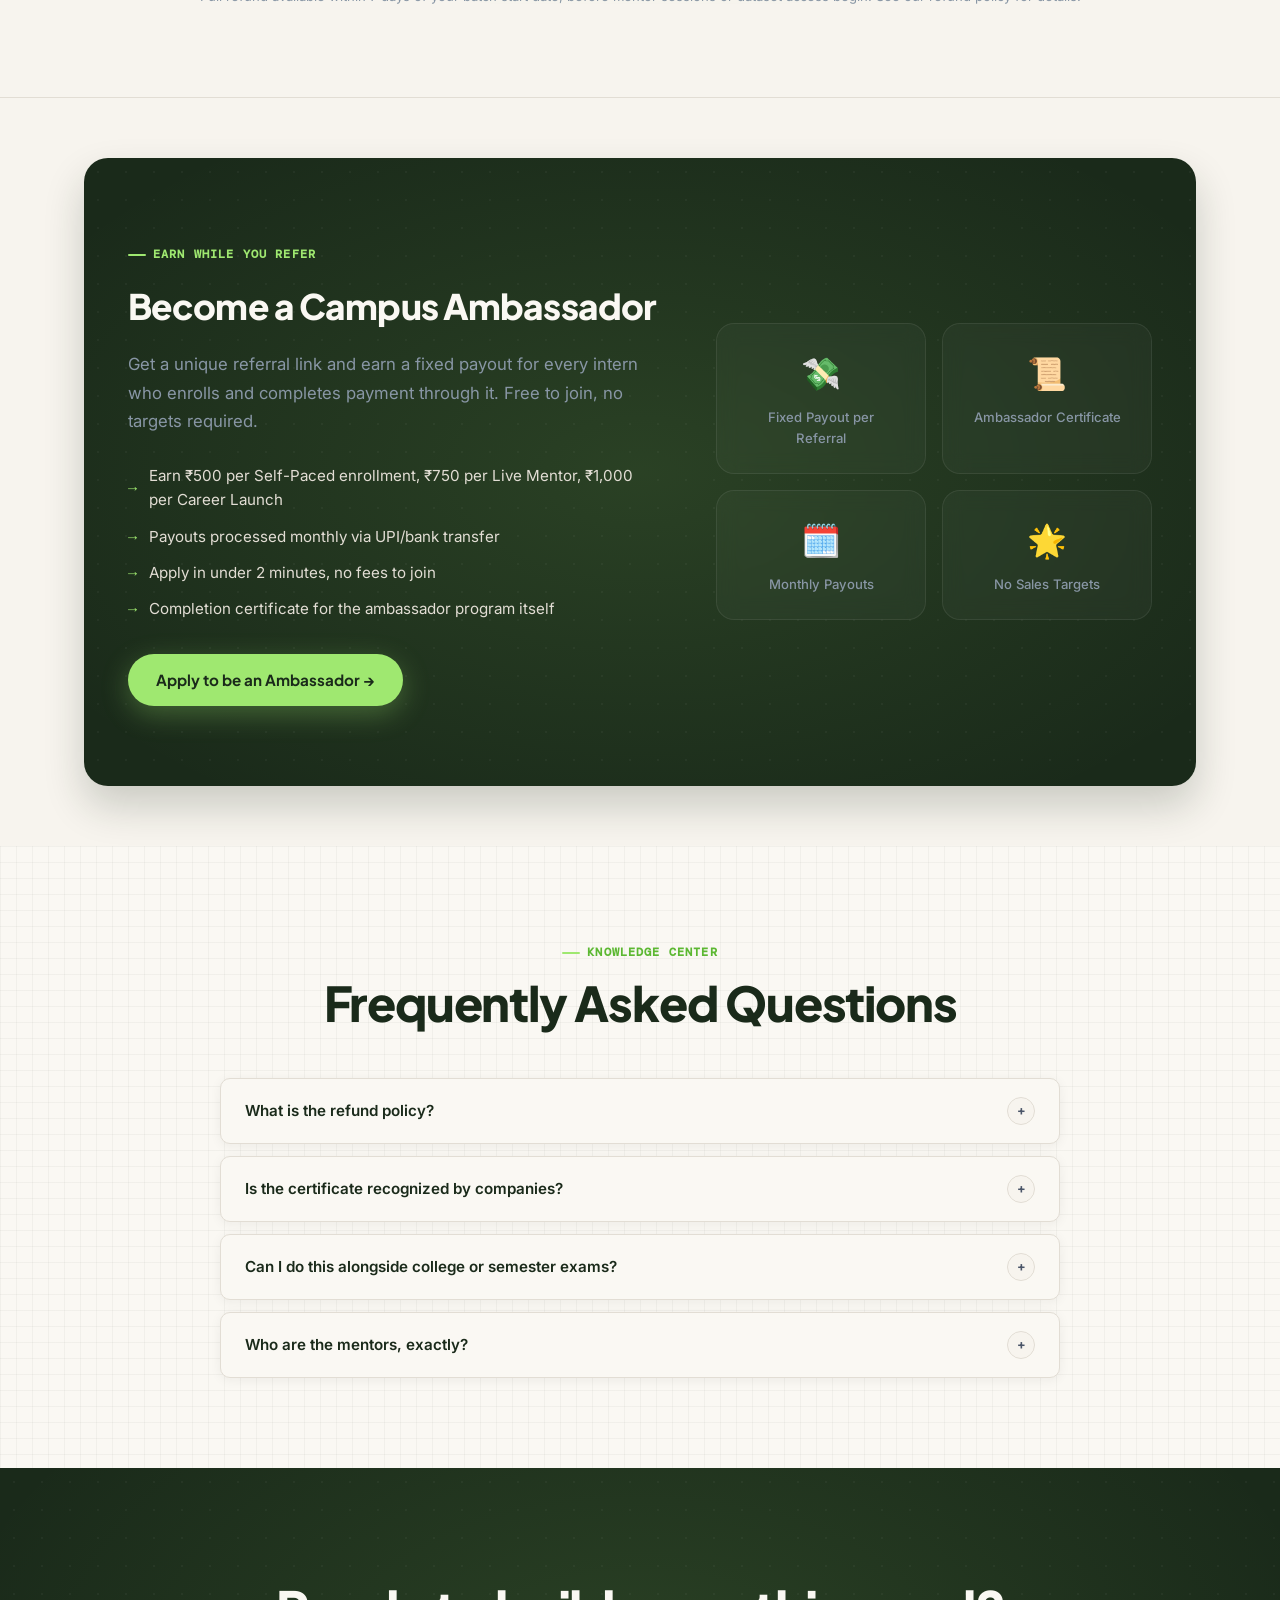
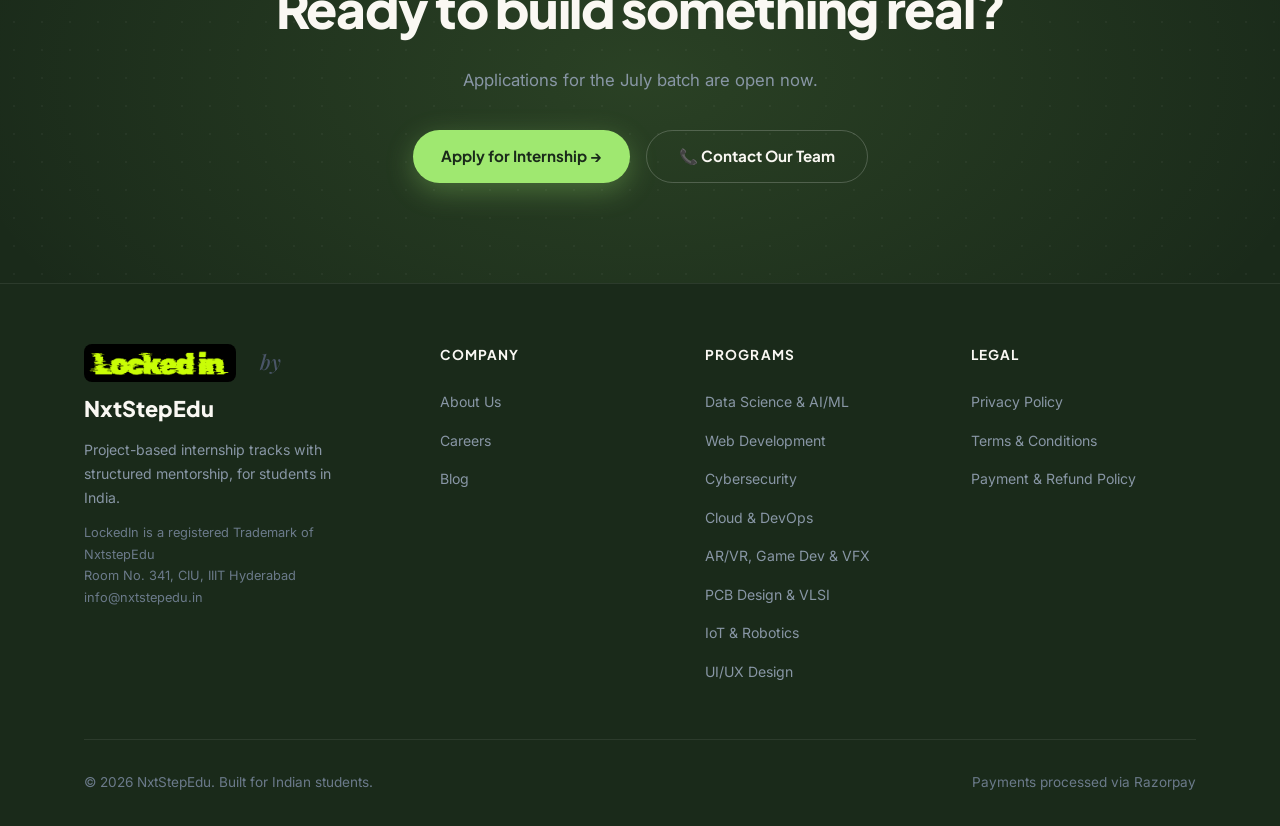
<file: landing_page/internships.html>
<!DOCTYPE html>
<html lang="en">
<head>
<meta charset="UTF-8">
<meta name="viewport" content="width=device-width, initial-scale=1.0">
<title>NxtStepEdu — Work With Us | Internships</title>
<link rel="preconnect" href="https://fonts.googleapis.com">
<link rel="preconnect" href="https://fonts.gstatic.com" crossorigin>
<link href="https://fonts.googleapis.com/css2?family=Plus+Jakarta+Sans:wght@400;500;600;700;800&family=Inter:wght@400;500;600&family=DM+Mono:wght@400;500&family=Playfair+Display:ital,wght@1,500;1,600&display=swap" rel="stylesheet">
<style>
  *,*::before,*::after{box-sizing:border-box;margin:0;padding:0}
  :root{
    --cream:#F7F4EE;
    --cream2:#F0EDE5;
    --green:#9FE870;
    --green-dark:#5CB832;
    --green-pale:#E8F5E0;
    --ink:#1A2A1A;
    --slate:#4A5568;
    --muted:#8896A5;
    --white:#FAF8F3;
    --border:#E2DDD4;
    --border2:#C8E8B0;
    --card:#FFFFFF;
    --radius:18px;
    --radius-sm:10px;
    --shadow:0 2px 20px rgba(26,42,26,.07);
    --shadow-md:0 8px 40px rgba(26,42,26,.1);
    --maxw:1160px;
  }
  html{scroll-behavior:smooth;}
  body{
    background:var(--cream);
    color:var(--ink);
    font-family:"Inter", sans-serif;
    overflow-x:hidden;
    line-height:1.6;
    -webkit-font-smoothing:antialiased;
  }
  ::-webkit-scrollbar{width:5px}
  ::-webkit-scrollbar-track{background:var(--cream)}
  ::-webkit-scrollbar-thumb{background:var(--green-dark);border-radius:3px}
  
  .wrap{max-width:var(--maxw); margin:0 auto; padding:0 24px; width:100%;}
  a{text-decoration:none; color:inherit; transition:color .2s;}
  ul{list-style:none; margin:0; padding:0;}

  h1, h2, h3, h4, .logo, .stat-num, .price {
    font-family:"Plus Jakarta Sans", sans-serif;
    color:var(--ink);
  }

  header.nav{
    position:fixed; top:0; left:0; right:0; z-index:100;
    background:rgba(247,244,238,0);
    backdrop-filter:blur(50px); -webkit-backdrop-filter:blur(50px);
    border-bottom:1px solid transparent;
    transition:background .35s, backdrop-filter .35s, -webkit-backdrop-filter .35s, border-color .35s, box-shadow .35s;
  }
  header.nav.on{
    background:rgba(247,244,238,.45);
    backdrop-filter:blur(8px); -webkit-backdrop-filter:blur(8px);
    border-bottom:1px solid var(--border);
    box-shadow:0 2px 16px rgba(26,42,26,.04);
  }
  .nav-inner{
    height:72px; display:flex; align-items:center; justify-content:space-between;
    flex-wrap:wrap; gap:12px;
  }
  .logo{font-size:1.35rem; font-weight:800; display:flex; align-items:center; gap:10px; flex-wrap:wrap;}
  .logo .mark{
    height:38px; width:auto; display:flex; align-items:center; justify-content:center;
    transition:transform .2s; flex-shrink:0;
  }
  .logo .mark img{height:100%; width:auto; display:block; border-radius:8px;}
  .logo i{font-family:"Playfair Display", serif; font-style:italic; font-weight:500; font-size:.95em; margin-right:2px; color:var(--slate);}
  .logo:hover .mark{transform:rotate(-6deg) scale(1.05);}
  
  .btn{
    display:inline-flex; align-items:center; justify-content:center; gap:8px;
    padding:14px 28px; border-radius:50px; font-weight:700; font-size:.95rem;
    font-family:"Plus Jakarta Sans", sans-serif; cursor:pointer;
    white-space:nowrap; transition:all .25s; border:none;
  }
  .btn-primary{
    background:var(--ink); color:var(--white);
    box-shadow:0 8px 28px rgba(26,42,26,.25), 0 2px 8px rgba(26,42,26,.15);
  }
  .btn-primary:hover{background:#2d4a2d; transform:translateY(-3px); box-shadow:0 14px 40px rgba(26,42,26,.35);}
  
  .btn-green{
    background:var(--green); color:var(--ink);
    box-shadow:0 8px 28px rgba(159,232,112,.3);
    position:relative; overflow:hidden; isolation:isolate;
    animation:btnGlowPulse 2.6s ease-in-out infinite;
  }
  .btn-green::before{
    content:""; position:absolute; top:0; left:-60%; width:45%; height:100%;
    background:linear-gradient(120deg, transparent, rgba(255,255,255,.75), transparent);
    transform:skewX(-20deg); transition:left .65s ease; z-index:1; pointer-events:none;
  }
  .btn-green:hover{
    transform:translateY(-3px) scale(1.04);
    box-shadow:0 16px 46px rgba(159,232,112,.6), 0 0 0 4px rgba(159,232,112,.18);
    animation-play-state:paused;
  }
  .btn-green:hover::before{left:130%;}
  .btn-green:active{transform:translateY(-1px) scale(.98);}
  @keyframes btnGlowPulse{
    0%,100%{box-shadow:0 8px 28px rgba(159,232,112,.3);}
    50%{box-shadow:0 8px 34px rgba(159,232,112,.55), 0 0 0 6px rgba(159,232,112,.12);}
  }
  
  .btn-outline{
    background:var(--white); color:var(--ink); border:1.5px solid var(--border)!important;
    box-shadow:0 4px 16px rgba(26,42,26,.1), 0 2px 6px rgba(26,42,26,.07);
  }
  .btn-outline:hover{border-color:var(--green-dark)!important; transform:translateY(-2px);}
  .btn-sm{padding:10px 22px; font-size:.875rem;}

  .section{padding:90px 0; position:relative;}
  .section-head{text-align:center; max-width:680px; margin:0 auto 48px;}
  .section-head.left-aligned {text-align:left; margin:0 0 40px 0; max-width:100%;}
  .eyebrow{
    display:inline-flex; align-items:center; gap:7px; font-family:"DM Mono", monospace;
    font-size:.72rem; letter-spacing:.1em; text-transform:uppercase;
    color:var(--green-dark); font-weight:600; margin-bottom:14px;
  }
  .eyebrow::before{content:""; width:18px; height:2px; background:var(--green); border-radius:2px;}
  .section-head h2{
    font-size:clamp(2rem, 5vw, 3rem); font-weight:800; line-height:1.12;
    letter-spacing:-.025em; margin:0 0 14px;
  }
  .section-head h2 .accent{
    position:relative; display:inline-block; white-space:nowrap; z-index:1;
  }
  .section-head h2 .accent::after{
    content:""; position:absolute; bottom:2px; left:0; right:0;
    height:6px; background:var(--green); border-radius:3px; z-index:-1;
  }
  .section-head p{color:var(--slate); font-size:1rem; line-height:1.75; max-width:540px; margin:0 auto;}
  .section-head.left-aligned p{margin:0;}
  .divider{height:1px; background:var(--border); border:none; margin:0;}

  .hero-section {
    min-height:100vh; display:flex; align-items:center; padding:140px 0 80px;
    position:relative; overflow:hidden;
    background-image:radial-gradient(rgba(26,42,26,.07) 1.5px, transparent 1.5px);
    background-size:28px 28px;
  }
  .hero-glow{position:absolute; inset:0; pointer-events:none; overflow:hidden;}
  .glow{position:absolute; border-radius:50%; filter:blur(100px);}
  .g1{width:700px; height:500px; background:radial-gradient(#9FE870, transparent 70%); opacity:.18; top:-80px; left:-200px; animation:drift 12s ease-in-out infinite;}
  .g2{width:500px; height:500px; background:radial-gradient(#9FE870, transparent 70%); opacity:.12; top:100px; right:-150px; animation:drift 15s ease-in-out infinite; animation-delay:-5s;}
  @keyframes drift{0%,100%{transform:translate(0,0)} 33%{transform:translate(30px,-20px)} 66%{transform:translate(-15px,25px)}}
  
  .hero-grid {display:grid; grid-template-columns:1.2fr 0.8fr; gap:48px; align-items:center; position:relative; z-index:2;}
  .eyebrow-pill{
    display:inline-flex; align-items:center; gap:8px; background:var(--white);
    border:1.5px solid var(--border2); padding:6px 16px 6px 8px; border-radius:50px;
    font-size:.78rem; font-weight:600; color:var(--green-dark); margin-bottom:28px;
    box-shadow:0 2px 12px rgba(159,232,112,.2);
  }
  .eyebrow-pill::before{
    content:"✨"; display:flex; align-items:center; justify-content:center;
    width:26px; height:26px; background:var(--green); border-radius:50%; font-size:.8rem; flex-shrink:0;
  }
  h1{font-size:clamp(2.5rem, 6vw, 4.2rem); font-weight:800; line-height:1.08; letter-spacing:-.03em; margin:0 0 20px;}
  h1 .accent{position:relative; display:inline-block; white-space:nowrap; z-index:1;}
  h1 .accent::after{content:""; position:absolute; bottom:6px; left:0; right:0; height:8px; background:var(--green); border-radius:4px; z-index:-1;}
  .hero-content p.sub{color:var(--slate); font-size:1.1rem; line-height:1.75; margin:0 0 40px; max-width:540px;}
  .hero-ctas{display:flex; gap:14px; flex-wrap:wrap; margin-bottom:40px;}
  .hero-meta{
    display:flex; gap:16px; flex-wrap:wrap; font-size:.82rem; color:var(--slate);
    align-items:center;
  }
  .hero-meta span{display:flex; align-items:center; gap:6px; font-weight:600;}
  .hero-meta b{color:var(--ink); font-weight:700;}
  .hero-meta-div{width:1px; height:24px; background:var(--border);}

  .hero-stats-card {
    background:var(--white); border:1.5px solid var(--border); border-radius:var(--radius);
    padding:36px; box-shadow:var(--shadow-md); transition:all .3s;
  }
  .hero-stats-card:hover{border-color:var(--border2); transform:translateY(-4px);}
  .hero-stats-card h3 {margin:0 0 24px 0; font-size:1.25rem; font-weight:800;}
  .mini-stat-grid {display:grid; grid-template-columns:1fr 1fr; gap:20px;}
  .m-stat {border-bottom:1px solid var(--border); padding-bottom:16px;}
  .m-stat:nth-last-child(-n+2) {border-bottom:none; padding-bottom:0; padding-top:4px;}
  .m-stat .num {font-size:1.8rem; font-weight:800; color:var(--ink); margin-bottom:2px;}
  .m-stat .label {font-size:.82rem; color:var(--muted); font-weight:500;}
  .hero-trust-footer {margin-top:24px; border-top:1px solid var(--border); padding-top:24px;}
  .avatars{display:flex; margin-bottom:12px;}
  .avatars span{
    width:34px; height:34px; border-radius:50%; border:2.5px solid var(--white);
    display:flex; align-items:center; justify-content:center; font-size:.7rem; font-weight:700;
    color:var(--white); margin-left:-10px; flex-shrink:0; background:var(--muted);
  }
  .avatars span:nth-child(1){background:#5CB832; margin-left:0;}
  .avatars span:nth-child(2){background:#3B82F6;}
  .avatars span:nth-child(3){background:#F59E0B;}
  .avatars span:nth-child(4){background:#EF4444;}
  .hero-trust-footer p {margin:0; font-size:.85rem; color:var(--slate); line-height:1.6;}
  .hero-trust-footer b {color:var(--ink);}

  #tracks{
    background-image:linear-gradient(rgba(159,232,112,.08) 1px, transparent 1px),
                     linear-gradient(90deg, rgba(159,232,112,.08) 1px, transparent 1px);
    background-size:80px 80px, 80px 80px;
    background-color:var(--white);
    border-bottom:1px solid var(--border);
  }
  .matrix-grid {display:grid; grid-template-columns:repeat(2, 1fr); gap:24px; position:relative; z-index:2;}
  .matrix-card {
    border:1.5px solid var(--border); border-radius:var(--radius);
    background:var(--white); padding:36px; display:flex;
    flex-direction:column; justify-content:space-between;
    transition:all .3s ease; box-shadow:var(--shadow);
  }
  .matrix-card:hover {border-color:var(--border2); transform:translateY(-5px); box-shadow:var(--shadow-md);}
  .matrix-head {display:flex; gap:16px; align-items:flex-start; margin-bottom:20px;}
  .matrix-icon {
    width:52px; height:52px; border-radius:14px; background:var(--green-pale);
    display:flex; align-items:center; justify-content:center; font-size:1.5rem; flex-shrink:0;
  }
  .matrix-head h3 {font-size:1.4rem; margin:6px 0 0 0; font-weight:800;}
  .matrix-card p {color:var(--slate); font-size:.95rem; line-height:1.7; margin:0 0 24px 0;}
  .matrix-skills {border-top:1px solid var(--border); padding-top:20px; margin-bottom:32px;}
  .matrix-skills li {display:flex; gap:10px; font-size:.88rem; padding:8px 0; color:var(--slate); align-items:flex-start;}
  .matrix-skills li::before {
    content:"✓"; display:flex; align-items:center; justify-content:center;
    width:20px; height:20px; background:var(--green); border-radius:50%;
    color:var(--ink); font-size:.6rem; font-weight:800; flex-shrink:0; margin-top:2px;
  }
  .eligibility-note{text-align:center; font-size:.85rem; color:var(--muted); margin-top:40px;}
  .matrix-grid .matrix-card.full{grid-column:1 / -1;}
  .matrix-grid .matrix-card.full .matrix-skills{columns:2; column-gap:24px;}

  #experience{
    background-image:radial-gradient(rgba(26,42,26,.05) 1.5px, transparent 1.5px);
    background-size:32px 32px; background-color:var(--cream2);
    border-bottom:1px solid var(--border);
  }
  .blueprint-split {display:grid; grid-template-columns:0.9fr 1.1fr; gap:64px;}
  
  .timeline-flow {position:relative; padding-left:40px; margin-top:32px;}
  .timeline-flow::before {
    content:''; position:absolute; left:19px; top:16px; bottom:16px; width:2px;
    background:repeating-linear-gradient(to bottom, var(--green) 0, var(--green) 8px, transparent 8px, transparent 16px);
  }
  .v-step {position:relative; margin-bottom:40px;}
  .v-step:last-child {margin-bottom:0;}
  .v-circ {
    position:absolute; left:-40px; top:0; transform:translateX(-50%);
    width:40px; height:40px; border-radius:50%; background:var(--green);
    color:var(--ink); font-weight:800; font-size:.95rem; font-family:"Plus Jakarta Sans", sans-serif;
    display:flex; align-items:center; justify-content:center;
    box-shadow:0 0 0 8px rgba(159,232,112,.18);
  }
  .v-step h4 {font-size:1.1rem; margin:0 0 10px 0; font-weight:800;}
  .v-step ul.v-points{display:flex; flex-direction:column; gap:8px;}
  .v-step ul.v-points li{font-size:.9rem; color:var(--slate); line-height:1.7; display:flex; gap:8px; align-items:flex-start;}
  .v-step ul.v-points li::before{content:"→"; color:var(--green-dark); font-weight:800; flex-shrink:0;}

  .feature-compact-grid {display:grid; grid-template-columns:repeat(2, 1fr); gap:16px;}
  .feature-card{
    border:1.5px solid var(--border); border-radius:var(--radius); padding:24px;
    background:var(--white); transition:all .3s ease; box-shadow:var(--shadow);
  }
  .feature-card:hover{transform:translateY(-4px); border-color:var(--border2); box-shadow:var(--shadow-md);}
  .feature-card .emoji{
    width:48px; height:48px; border-radius:13px; background:var(--green-pale);
    display:flex; align-items:center; justify-content:center; font-size:1.3rem; margin-bottom:16px;
  }
  .feature-card h4{font-size:.95rem; margin:0 0 8px; font-weight:800;}
  .feature-card p{font-size:.84rem; color:var(--slate); line-height:1.7; margin:0;}

  #community{background:var(--white);}
  .trust-layout {display:grid; grid-template-columns:1fr; gap:48px; max-width:640px; margin:0 auto;}
  .mentor-column {display:flex; flex-direction:column; gap:16px;}
  .mentor-card-strip {
    display:flex; align-items:center; gap:20px; border:1.5px solid var(--border);
    border-radius:var(--radius); padding:20px 24px; background:var(--white);
    box-shadow:var(--shadow); transition:all .3s;
  }
  .mentor-card-strip:hover{transform:translateY(-3px); border-color:var(--border2); box-shadow:var(--shadow-md);}
  .mentor-avatar{
    width:52px; height:52px; border-radius:14px; flex-shrink:0;
    background:var(--green-pale); border:1.5px solid var(--border2);
    display:flex; align-items:center; justify-content:center;
    font-weight:800; font-family:"Plus Jakarta Sans", sans-serif; color:var(--ink); font-size:1.1rem;
  }
  .mentor-info h4{margin:0 0 4px 0; font-size:1.05rem; font-weight:800;}
  .mentor-info .role{font-size:.85rem; color:var(--slate); margin-bottom:8px;}
  .mentor-info .tag{
    display:inline-block; font-size:.7rem; font-weight:700; color:var(--green-dark);
    background:var(--white); border:1px solid var(--border2); padding:4px 10px;
    border-radius:50px; font-family:"DM Mono", monospace; letter-spacing:.05em;
  }
  
  .testi-column {display:flex; flex-direction:column; gap:16px;}
  .testi-card{
    border:1.5px solid var(--border); border-radius:var(--radius); padding:32px;
    background:var(--white); box-shadow:var(--shadow); transition:all .3s;
  }
  .testi-card:hover{transform:translateY(-3px); border-color:var(--border2); box-shadow:var(--shadow-md);}
  .testi-card .stars{display:flex; gap:4px; margin-bottom:16px;}
  .testi-card .stars span{
    width:18px; height:18px; background:var(--green); border-radius:4px;
    display:flex; align-items:center; justify-content:center; font-size:.7rem; color:var(--ink);
  }
  .testi-card p.quote{font-size:.95rem; line-height:1.75; color:var(--slate); margin:0 0 24px;}
  .testi-who{display:flex; align-items:center; gap:12px;}
  .testi-who .ini{
    width:40px; height:40px; border-radius:50%; background:var(--green-pale); color:var(--green-dark);
    display:flex; align-items:center; justify-content:center; font-weight:800; font-size:.85rem;
    font-family:"Plus Jakarta Sans", sans-serif;
  }
.testi-who .name{font-size:.9rem; font-weight:700; color:var(--ink);}
  .testi-who .role{font-size:.78rem; color:var(--muted);}
  .testi-who .testi-img{width:40px; height:40px; border-radius:50%; object-fit:cover; flex-shrink:0; border:1px solid var(--border);}

  #merch{background:var(--white);}
  .merch-layout{display:grid; grid-template-columns:1fr 1fr; gap:56px; align-items:center;}
  .merch-img-wrap{
    border-radius:var(--radius); overflow:hidden; border:1.5px solid var(--border);
    box-shadow:var(--shadow-md); background:var(--white);
  }
  .merch-img-wrap img{display:block; width:100%; height:auto;}
  .merch-list{display:flex; flex-direction:column; gap:14px; margin:28px 0 32px;}
  .merch-list li{
    display:flex; gap:12px; align-items:center; font-size:.95rem; color:var(--slate);
    background:var(--white); border:1.5px solid var(--border); border-radius:var(--radius-sm);
    padding:14px 18px;
  }
  .merch-list li::before{
    content:"✓"; display:flex; align-items:center; justify-content:center;
    width:22px; height:22px; background:var(--green); border-radius:50%;
    color:var(--ink); font-size:.65rem; font-weight:800; flex-shrink:0;
  }
  .merch-list li b{color:var(--ink);}

  /* Combined mentors + merch row */
  #community-merch{background:var(--white); border-bottom:1px solid var(--border);}
  .cm-layout{display:grid; grid-template-columns:1fr 1fr; gap:56px; align-items:start;}
  .cm-col .section-head.left-aligned{margin-bottom:32px;}

  #pricing{background:var(--cream); border-bottom:1px solid var(--border);}
  .pricing-grid{display:grid; grid-template-columns:repeat(3,1fr); gap:24px; align-items:stretch;}
  .price-card{
    border:1.5px solid var(--border); border-radius:var(--radius); padding:40px 32px;
    background:var(--white); position:relative; display:flex; flex-direction:column;
    transition:all .3s ease; z-index:1; box-shadow:var(--shadow);
  }
  .price-card:hover{transform:translateY(-5px); border-color:var(--border2); box-shadow:var(--shadow-md);}
  .price-card.top{border:2px solid var(--green); box-shadow:0 12px 32px rgba(159,232,112,.15); z-index:2;}
  .price-card.top::before{
    content:""; position:absolute; inset:-20px; z-index:-1; pointer-events:none;
    background:radial-gradient(var(--green-pale), transparent 70%); filter:blur(20px); opacity:0.6;
  }
  .price-badge{
    position:absolute; top:-14px; left:50%; transform:translateX(-50%);
    background:var(--green); color:var(--ink); font-size:.75rem; font-family:"DM Mono", monospace;
    font-weight:700; padding:6px 16px; border-radius:50px; letter-spacing:.05em; white-space:nowrap;
  }
  .price-card h3{font-size:1.25rem; margin:0 0 8px; font-weight:800;}
  .price-card .price{font-size:2.6rem; font-weight:800; margin-bottom:4px; line-height:1;}
  .price-card .price span{font-size:1rem; color:var(--muted); font-weight:600;}
  .price-card .note{font-size:.82rem; color:var(--muted); margin-bottom:28px;}
  .price-card ul{margin-bottom:36px; flex-grow:1; display:flex; flex-direction:column; gap:12px;}
  .price-card ul li{font-size:.88rem; display:flex; gap:10px; color:var(--slate); align-items:flex-start;}
  .price-card ul li::before{
    content:"✓"; display:flex; align-items:center; justify-content:center;
    width:20px; height:20px; background:var(--green-pale); border-radius:50%;
    color:var(--green-dark); font-size:.6rem; font-weight:800; flex-shrink:0; margin-top:2px;
  }
  .price-card ul li.dim{color:var(--muted);}
  .price-card ul li.dim::before{content:"—"; background:transparent; color:var(--muted); font-size:.8rem;}

  #ambassador{padding:60px 0;}
  .amb-section{
    background:var(--ink); color:var(--white); border-radius:24px; padding:80px 44px; margin:0 auto;
    max-width:var(--maxw); position:relative; overflow:hidden;
    background-image:radial-gradient(rgba(255,255,255,.04) 1px, transparent 1px); background-size:28px 28px;
    box-shadow:0 20px 40px rgba(26,42,26,.2);
  }
  .amb-section::before{
    content:""; position:absolute; inset:0; pointer-events:none;
    background:radial-gradient(ellipse 700px 400px at 50% 50%, rgba(159,232,112,.12), transparent);
  }
  .amb-inner{display:grid; grid-template-columns:1.1fr 0.9fr; gap:56px; align-items:center; position:relative; z-index:2;}
  .amb-inner .eyebrow{color:var(--green);}
  .amb-inner .eyebrow::before{background:var(--green);}
  .amb-inner h2{font-size:2.2rem; margin:0 0 16px; font-weight:800; letter-spacing:-.025em; color:var(--white);}
  .amb-inner > div p.lead{color:#8896A5; font-size:1.05rem; line-height:1.7; margin:0 0 28px;}
  .amb-list{display:flex; flex-direction:column; gap:12px; margin-bottom:32px;}
  .amb-list li{display:flex; gap:12px; font-size:.95rem; color:#E2DDD4; align-items:center;}
  .amb-list li::before{content:"→"; color:var(--green); font-weight:800; font-family:"DM Mono", monospace;}
  .amb-stats{display:grid; grid-template-columns:1fr 1fr; gap:16px;}
  .amb-stat{
    background:rgba(255,255,255,.03); border:1.5px solid rgba(255,255,255,.08);
    border-radius:var(--radius); padding:24px; text-align:center; backdrop-filter:blur(10px);
    transition:all .3s ease;
  }
  .amb-stat:hover{background:rgba(255,255,255,.06); border-color:rgba(159,232,112,.3); transform:translateY(-4px);}
  .amb-stat .num{font-size:2rem; margin-bottom:8px;}
  .amb-stat .label{font-size:.82rem; color:#8896A5; font-weight:500;}
  .amb-cta{display:flex; gap:14px; flex-wrap:wrap;}

  #faq{
    background-image:linear-gradient(rgba(26,42,26,.04) 1px, transparent 1px),
                     linear-gradient(90deg, rgba(26,42,26,.04) 1px, transparent 1px);
    background-size:16px 16px; background-color:var(--white);
  }
  .faq-list {max-width:840px; margin:0 auto; display:flex; flex-direction:column; gap:12px;}
  .faq-item{
    background:var(--white); border:1.5px solid var(--border); border-radius:var(--radius-sm);
    overflow:hidden; box-shadow:0 2px 12px rgba(26,42,26,.06); transition:border-color .2s;
  }
  .faq-item.open{border-color:var(--border2);}
  .faq-q{
    padding:18px 24px; display:flex; justify-content:space-between; align-items:center;
    cursor:pointer; font-weight:600; font-size:.95rem; color:var(--ink); user-select:none; gap:12px; transition:color .2s;
  }
  .faq-q:hover{color:var(--green-dark);}
  .faq-toggle{
    width:28px; height:28px; border-radius:50%; background:var(--cream);
    border:1.5px solid var(--border); display:flex; align-items:center; justify-content:center;
    font-size:.8rem; color:var(--slate); flex-shrink:0; transition:all .3s; font-weight:700;
  }
  .faq-item.open .faq-toggle{background:var(--green); border-color:var(--green); transform:rotate(45deg); color:var(--ink);}
  .faq-a{max-height:0; overflow:hidden; transition:max-height .4s ease;}
  .faq-a p{padding:0 24px 24px; margin:0; font-size:.9rem; color:var(--slate); line-height:1.8;}

  .final-cta{
    text-align:center; padding:100px 24px; position:relative; overflow:hidden;
    background:var(--ink); background-image:radial-gradient(rgba(255,255,255,.04) 1px, transparent 1px);
    background-size:28px 28px;
  }
  .final-cta::before{
    content:""; position:absolute; inset:0; pointer-events:none;
    background:radial-gradient(ellipse 700px 400px at 50% 50%, rgba(159,232,112,.12), transparent);
  }
  .final-cta-inner{position:relative; z-index:2;}
  .final-cta h2{font-size:clamp(2rem, 5vw, 3.2rem); font-weight:800; margin:0 0 16px; letter-spacing:-.025em; color:var(--white);}
  .final-cta p{color:#8896A5; font-size:1.05rem; margin:0 auto 36px; max-width:540px; line-height:1.7;}
  .final-cta .ctas{display:flex; gap:16px; justify-content:center; flex-wrap:wrap;}
  .btn-cta-o{
    padding:14px 32px; border-radius:50px; font-size:.95rem; font-weight:700;
    background:transparent; color:var(--white); border:1.5px solid rgba(255,255,255,.2)!important;
    font-family:"Plus Jakarta Sans", sans-serif; transition:all .22s; text-decoration:none; display:inline-flex; align-items:center;
    cursor:pointer;
  }
  .btn-cta-o:hover{border-color:rgba(255,255,255,.5)!important; background:rgba(255,255,255,.06); transform:translateY(-2px);}

  footer{background:var(--ink); border-top:1px solid rgba(255,255,255,.08); padding:60px 0 32px;}
  .foot-grid{display:grid; grid-template-columns:1.4fr 1fr 1fr 1fr; gap:40px; margin-bottom:48px;}
  .foot-grid .logo{color:var(--white);}
  .foot-grid h5{font-size:.85rem; text-transform:uppercase; letter-spacing:.08em; color:var(--white); margin:0 0 18px; font-family:"Plus Jakarta Sans", sans-serif;}
  .foot-grid li{font-size:.88rem; color:#8896A5; padding:8px 0; transition:color .2s;}
  .foot-grid li:hover{color:var(--green); cursor:pointer;}
  .foot-bottom{
    display:flex; justify-content:space-between; align-items:center; flex-wrap:wrap; gap:16px;
    font-size:.85rem; color:#6B7A8A; padding-top:32px; border-top:1px solid rgba(255,255,255,.08);
  }

  /* Contact popup modal */
  .contact-modal-overlay{
    position:fixed; inset:0; background:rgba(26,42,26,.55); backdrop-filter:blur(3px);
    display:none; align-items:center; justify-content:center; z-index:1000; padding:20px;
  }
  .contact-modal-overlay.open{display:flex;}
  .contact-modal{
    background:var(--white); border-radius:var(--radius); padding:36px 32px; max-width:360px; width:100%;
    box-shadow:0 20px 60px rgba(26,42,26,.35); position:relative; text-align:left;
    border:1.5px solid var(--border);
  }
  .contact-modal h3{font-size:1.2rem; font-weight:800; margin:0 0 6px;}
  .contact-modal p.sub{font-size:.85rem; color:var(--slate); margin:0 0 22px;}
  .contact-modal .c-row{
    display:flex; align-items:center; gap:12px; padding:14px 16px; border:1.5px solid var(--border);
    border-radius:var(--radius-sm); margin-bottom:12px; font-size:.92rem; color:var(--ink); font-weight:600;
  }
  .contact-modal .c-row .ic{
    width:34px; height:34px; border-radius:10px; background:var(--green-pale); flex-shrink:0;
    display:flex; align-items:center; justify-content:center; font-size:1rem;
  }
  .contact-modal-close{
    position:absolute; top:16px; right:16px; width:28px; height:28px; border-radius:50%;
    background:var(--cream); border:1.5px solid var(--border); display:flex; align-items:center;
    justify-content:center; cursor:pointer; font-size:.85rem; color:var(--slate);
  }

  @media (max-width:1024px){
    .pricing-grid{grid-template-columns:repeat(2, 1fr);}
    .hero-grid{grid-template-columns:1fr; gap:40px;}
    .hero-content {text-align:center; display:flex; flex-direction:column; align-items:center;}
    .hero-ctas, .hero-meta {justify-content:center;}
    .hero-sidebar{max-width:460px; margin:0 auto; width:100%;}
  }
  @media (max-width:960px){
    .matrix-grid, .blueprint-split, .trust-layout, .foot-grid, .merch-layout, .cm-layout {grid-template-columns: 1fr;}
    .amb-inner{grid-template-columns:1fr;}
    .hero-meta-div {display:none;}
    .timeline-flow {max-width: 500px; margin: 32px auto 40px;}
    .section-head.left-aligned {text-align:center;}
    .pricing-grid{grid-template-columns: 1fr; max-width:500px; margin:0 auto;}
    .matrix-grid .matrix-card.full .matrix-skills{columns:1;}
    .nav-inner{justify-content:center; text-align:center;}
    .merch-layout{gap:32px;}
    .cm-layout{gap:48px;}
  }
  @media (max-width:640px) {
    .section{padding:60px 0;}
    .hero-section{padding:130px 0 60px;}
    .feature-compact-grid {grid-template-columns: 1fr;}
    .amb-section{padding:56px 24px;}
    .amb-stats {grid-template-columns: 1fr;}
    .btn{width:100%;}
    .hero-ctas{flex-direction:column;}
    .hero-stats-card{padding:24px;}
    .matrix-card{padding:24px;}
    .price-card{padding:32px 24px;}
    .foot-bottom{flex-direction:column; align-items:flex-start;}
    .mini-stat-grid{grid-template-columns:1fr 1fr; gap:14px;}
    .m-stat .num{font-size:1.5rem;}
  }
  @media (max-width:420px){
    .nav-inner{height:auto; padding:14px 0;}
    .eyebrow-pill{font-size:.72rem;}
  }
</style>
</head>
<body>

<header class="nav" id="nav">
  <div class="wrap nav-inner">
    <a class="logo" href="index.html">
      <div class="mark"><img src="brochure/Lockedin_logo.png" alt="NxtStepEdu logo"></div>
      <i>by</i> NxtStepEdu
    </a>
    <a href="https://docs.google.com/forms/d/e/1FAIpQLSctq8HPNW3DAwzfIkfUV4FOxdGVGFzAW2D_oNpggsdzIC_tOg/viewform"
   target="_blank"
   rel="noopener noreferrer"
   class="btn btn-primary btn-sm">
    Apply Now
</a>
  </div>
</header>

<section class="hero-section">
  <div class="hero-glow">
    <div class="glow g1"></div>
    <div class="glow g2"></div>
  </div>
  <div class="wrap hero-grid">
    <div class="hero-content relative-z">
      <div class="eyebrow-pill">Applications open for August batch</div>
      <h1>Real project work.<br>Not just <span class="accent">certificates.</span></h1>
      <p class="sub">Work on production-ready datasets and build a capstone project you can show off, with structured mentorship from working engineers across foundational tech domains. From zero to hero, we make our interns masters of their track.</p>
      <div class="hero-ctas">
        <a href="https://docs.google.com/forms/d/e/1FAIpQLSctq8HPNW3DAwzfIkfUV4FOxdGVGFzAW2D_oNpggsdzIC_tOg/viewform"
   target="_blank"
   rel="noopener noreferrer"
   class="btn btn-green">
    Apply for Internship →
</a>
       <a href="brochure/Green White and Black Modern Project Proposal Cover Document.pdf" download="NxtStepEdu_Brochure.pdf" class="btn btn-outline">
    Download Brochure
</a>
      </div>
      <div class="hero-meta">
        <span>Batch Starting: <b>August</b></span>
        <div class="hero-meta-div"></div>
        <span>Format: <b>Remote, self-paced + live sessions</b></span>
        <div class="hero-meta-div"></div>
        <span>Duration: <b>2–3 Months</b></span>
      </div>
    </div>
    
    <div class="hero-sidebar relative-z">
      <div class="hero-stats-card"><h3>About</h3>
        <h3 style="display:flex; align-items:center; gap:10px;"><img src="brochure/Lockedin_logo.png" alt="LockedIn" style="height:26px; width:auto; border-radius:6px;"></h3>
        <div class="mini-stat-grid">
          <div class="m-stat"><div class="num">8</div><div class="label">Tracks Offered</div></div>
          <div class="m-stat"><div class="num">August '26</div><div class="label">Special Cohort</div></div>
        </div>
        <div class="hero-trust-footer">
          <p>A flagship internship and training program, specially designed with experts from the industry to make sure students get hands-on training and exposure to real world projects and go-to-market strategies.</p>
        </div>
      </div>
    </div>
  </div>
</section>

<section class="section" id="tracks">
  <div class="wrap">
    <div class="section-head">
      <span class="eyebrow">Choose Your Specialization</span>
      <h2>One internship, <span class="accent">eight</span> project-based paths</h2>
      <p>Every track pairs a sample dataset or codebase with a structured curriculum and mentor support, built for learning by doing.</p>
    </div>

    <div class="matrix-grid">
      <div class="matrix-card">
        <div>
          <div class="matrix-head">
            <div class="matrix-icon">📊</div>
            <h3>Data Science &amp; AI/ML</h3>
          </div>
          <p>Work with realistic, messy sample datasets, not clean toy CSVs, to build models designed to handle real-world inputs.</p>
          <ul class="matrix-skills">
            <li>Python, Pandas &amp; NumPy workflow processing</li>
            <li>Machine Learning with Scikit-learn systems</li>
            <li>Deep learning foundations &amp; deployment basics</li>
            <li>MLOps basics — logging and metrics monitoring</li>
          </ul>
        </div>
        <a href="https://docs.google.com/forms/d/e/1FAIpQLSctq8HPNW3DAwzfIkfUV4FOxdGVGFzAW2D_oNpggsdzIC_tOg/viewform" target="_blank" rel="noopener noreferrer" class="btn btn-outline btn-sm" data-track="Data Science & AI/ML">Select Path</a>
      </div>

      <div class="matrix-card">
        <div>
          <div class="matrix-head">
            <div class="matrix-icon">💻</div>
            <h3>Full-Stack Development</h3>
          </div>
          <p>Ship a fully deployed personal project, spanning interface, database, and a basic automation pipeline.</p>
          <ul class="matrix-skills">
            <li>HTML, CSS, JavaScript &amp; React fundamentals</li>
            <li>Node.js, REST API design &amp; MongoDB</li>
            <li>Git branching workflows</li>
            <li>Intro to CI/CD for deployment</li>
          </ul>
        </div>
        <a href="https://docs.google.com/forms/d/e/1FAIpQLSctq8HPNW3DAwzfIkfUV4FOxdGVGFzAW2D_oNpggsdzIC_tOg/viewform" target="_blank" rel="noopener noreferrer" class="btn btn-outline btn-sm" data-track="Full-Stack Development">Select Path</a>
      </div>

      <div class="matrix-card">
        <div>
          <div class="matrix-head">
            <div class="matrix-icon">🛡️</div>
            <h3>Cybersecurity &amp; Ethical Hacking</h3>
          </div>
          <p>Learn to think like an attacker so you can better defend systems, working entirely in legal, sandboxed lab environments.</p>
          <ul class="matrix-skills">
            <li>Linux systems administration &amp; shell commands</li>
            <li>Network mapping &amp; vulnerability assessment basics</li>
            <li>Sandboxed capture-the-flag exercises</li>
            <li>Basic security audit documentation practices</li>
          </ul>
        </div>
        <a href="https://docs.google.com/forms/d/e/1FAIpQLSctq8HPNW3DAwzfIkfUV4FOxdGVGFzAW2D_oNpggsdzIC_tOg/viewform" target="_blank" rel="noopener noreferrer" class="btn btn-outline btn-sm" data-track="Cybersecurity & Ethical Hacking">Select Path</a>
      </div>

      <div class="matrix-card">
        <div>
          <div class="matrix-head">
            <div class="matrix-icon">☁️</div>
            <h3>Cloud, DevOps &amp; SRE</h3>
          </div>
          <p>Learn the fundamentals behind keeping applications running: automation, containers, and basic scaling concepts.</p>
          <ul class="matrix-skills">
            <li>CI/CD basics with GitHub Actions</li>
            <li>Container fundamentals with Docker</li>
            <li>Core Linux administration</li>
            <li>Intro to load testing concepts</li>
          </ul>
        </div>
        <a href="https://docs.google.com/forms/d/e/1FAIpQLSctq8HPNW3DAwzfIkfUV4FOxdGVGFzAW2D_oNpggsdzIC_tOg/viewform" target="_blank" rel="noopener noreferrer" class="btn btn-outline btn-sm" data-track="Cloud, DevOps & SRE">Select Path</a>
      </div>

      <div class="matrix-card">
        <div>
          <div class="matrix-head">
            <div class="matrix-icon">🎮</div>
            <h3>AR/VR, Game Dev &amp; VFX</h3>
          </div>
          <p>Build an immersive experience or playable prototype, from core mechanics and interaction design to visual effects polish.</p>
          <ul class="matrix-skills">
            <li>Unity or Unreal Engine fundamentals</li>
            <li>3D modeling, animation &amp; VFX basics</li>
            <li>AR/VR interaction design principles</li>
            <li>Game mechanics, scripting &amp; playtesting</li>
          </ul>
        </div>
        <a href="https://docs.google.com/forms/d/e/1FAIpQLSctq8HPNW3DAwzfIkfUV4FOxdGVGFzAW2D_oNpggsdzIC_tOg/viewform" target="_blank" rel="noopener noreferrer" class="btn btn-outline btn-sm" data-track="AR/VR, Game Dev & VFX">Select Path</a>
      </div>

      <div class="matrix-card">
        <div>
          <div class="matrix-head">
            <div class="matrix-icon">🔌</div>
            <h3>PCB Design &amp; VLSI</h3>
          </div>
          <p>Go from schematic to fabricated board, and get an intro to how chips themselves are designed at the silicon level.</p>
          <ul class="matrix-skills">
            <li>Schematic capture &amp; PCB layout (KiCad/Eagle)</li>
            <li>Component selection &amp; datasheet reading</li>
            <li>Digital logic design &amp; Verilog/VHDL basics</li>
            <li>Intro to ASIC/FPGA design flow &amp; simulation</li>
          </ul>
        </div>
        <a href="https://docs.google.com/forms/d/e/1FAIpQLSctq8HPNW3DAwzfIkfUV4FOxdGVGFzAW2D_oNpggsdzIC_tOg/viewform" target="_blank" rel="noopener noreferrer" class="btn btn-outline btn-sm" data-track="PCB Design & VLSI">Select Path</a>
      </div>

      <div class="matrix-card">
        <div>
          <div class="matrix-head">
            <div class="matrix-icon">🤖</div>
            <h3>IoT &amp; Robotics</h3>
          </div>
          <p>Build a connected, sensor-driven device or robot, from embedded firmware through to a live cloud dashboard.</p>
          <ul class="matrix-skills">
            <li>Microcontroller programming (Arduino/ESP32)</li>
            <li>Sensors, actuators &amp; embedded C/C++</li>
            <li>IoT protocols (MQTT/HTTP) &amp; cloud dashboards</li>
            <li>Basic robotics: motor control &amp; automation logic</li>
          </ul>
        </div>
        <a href="https://docs.google.com/forms/d/e/1FAIpQLSctq8HPNW3DAwzfIkfUV4FOxdGVGFzAW2D_oNpggsdzIC_tOg/viewform" target="_blank" rel="noopener noreferrer" class="btn btn-outline btn-sm" data-track="IoT & Robotics">Select Path</a>
      </div>

      <div class="matrix-card">
        <div>
          <div class="matrix-head">
            <div class="matrix-icon">🎨</div>
            <h3>UI/UX Design</h3>
          </div>
          <p>Design a real product end to end, from user research and wireframes through to a polished, developer-ready prototype.</p>
          <ul class="matrix-skills">
            <li>User research, personas &amp; journey mapping</li>
            <li>Wireframing &amp; prototyping in Figma</li>
            <li>Design systems, typography &amp; visual hierarchy</li>
            <li>Usability testing &amp; handoff to developers</li>
          </ul>
        </div>
        <a href="https://docs.google.com/forms/d/e/1FAIpQLSctq8HPNW3DAwzfIkfUV4FOxdGVGFzAW2D_oNpggsdzIC_tOg/viewform" target="_blank" rel="noopener noreferrer" class="btn btn-outline btn-sm" data-track="UI/UX Design">Select Path</a>
      </div>
    </div>
    <p class="eligibility-note">Open to engineering students from CSE, CSD, CSW, IT, ECE and allied technical branches, no prior placement history required.</p>
  </div>
</section>

<section class="section" id="experience">
  <div class="wrap">
    <div class="blueprint-split">
      <div>
        <div class="section-head left-aligned">
          <span class="eyebrow">The Program Blueprint</span>
          <h2>Two months from <span class="accent">applicant to alumnus</span></h2>
          <p>A structured, month-by-month path modeled on how real product teams work.</p>
        </div>
        
        <div class="timeline-flow">
          <div class="v-step">
            <div class="v-circ">1</div>
            <h4>Month 1: Foundation &amp; Mentorship</h4>
            <ul class="v-points">
              <li>Live interactive sessions with mentors who bring 5+ years of experience, followed by one-on-one doubt clearing sessions</li>
              <li>Lifetime access to recorded sessions and study material through the LMS</li>
              <li>Curriculum built around concepts and platforms shaped by inputs from affiliated industry experts</li>
            </ul>
          </div>
          <div class="v-step">
            <div class="v-circ">2</div>
            <h4>Month 2: Live Projects &amp; Certification</h4>
            <ul class="v-points">
              <li>Two live industry projects: one major project and one minor project</li>
              <li>Mentors act as project leads, guiding interns through to project completion</li>
              <li>An additional project can be requested for personal development</li>
              <li>Finish with a completion certificate documenting your track and project outcome</li>
            </ul>
          </div>
        </div>
      </div>

      <div>
        <div class="section-head left-aligned">
          <span class="eyebrow">The Experience Pack</span>
          <h2>Everything built for real capability building</h2>
          <p>Because what you can demo matters more than what you can list on paper.</p>
        </div>

        <div class="feature-compact-grid">
          <div class="feature-card"><span class="emoji">📁</span><h4>Realistic Sample Data</h4><p>Practice with messy, realistic datasets modeled on real-world problems.</p></div>
          <div class="feature-card"><span class="emoji">🎓</span><h4>Structured Mentorship</h4><p>Regular check-ins with a track mentor to review your progress.</p></div>
          <div class="feature-card"><span class="emoji">🚀</span><h4>A Real Capstone</h4><p>Finish with a deployed project you can link to and walk through in interviews.</p></div>
          <div class="feature-card"><span class="emoji">📝</span><h4>Resume &amp; Profile Support</h4><p>Guidance on how to present your project on your resume and GitHub.</p></div>
          <div class="feature-card"><span class="emoji">🎤</span><h4>Mock Interviews</h4><p>Practice explaining your project under realistic interview conditions.</p></div>
          <div class="feature-card"><span class="emoji">✅</span><h4>Completion Certificate</h4><p>A certificate documenting your track, duration, and project outcome.</p></div>
        </div>
      </div>
    </div>
  </div>
</section>

<section class="section" id="community-merch">
  <div class="wrap">
    <div class="cm-layout">
      <div class="cm-col">
        <div class="section-head left-aligned">
          <span class="eyebrow">Our Mentors</span>
          <h2>Learn from people who <span class="accent">build software</span></h2>
          <p>Track mentors are working engineers who review your project and unblock you when you're stuck. Select sessions planned with faculty from institutes like IIT/IIIT.</p>
        </div>

        <div class="trust-layout" style="margin:0; max-width:100%;">
          <div class="testi-column">
            <div style="margin-bottom:8px;"><h4 style="margin:0; font-size:.85rem; text-transform:uppercase; color:var(--muted); letter-spacing:.08em; font-family:'Plus Jakarta Sans', sans-serif;">What We're Building Toward</h4></div>

            <div class="testi-card">
              <p class="quote" style="font-style:italic;">We're onboarding our first cohort this August. Once interns complete the program, we'll publish real testimonials and outcomes here, with names, links, and results you can verify.</p>
            </div>

            <div class="testi-card">
              <p class="quote" style="font-style:italic;">Want to see how the program actually runs before committing? Reach out and we're happy to walk you through a sample project brief and mentor call format.</p>
              <div class="amb-cta" style="margin-top:8px;">
                <a href="https://docs.google.com/forms/d/e/1FAIpQLSctq8HPNW3DAwzfIkfUV4FOxdGVGFzAW2D_oNpggsdzIC_tOg/viewform" target="_blank" rel="noopener noreferrer" class="btn btn-outline btn-sm">Ask Us Anything →</a>
              </div>
            </div>
          </div>
        </div>
      </div>

      <div class="cm-col">
        <div class="section-head left-aligned">
          <span class="eyebrow">Swag That's Actually Yours</span>
          <h2>Merch and goodies, <span class="accent">on the house</span></h2>
          <p>Every intern who enrolls gets a LockedIn kit shipped to their door, on us, no separate purchase required.</p>
        </div>
        <div class="merch-img-wrap" style="margin-bottom:24px;">
          <img src="brochure/merch.png" alt="LockedIn merch — t-shirt, mug and backpack">
        </div>
        <ul class="merch-list">
          <li><b>LockedIn T-Shirt</b> — soft cotton, printed logo</li>
          <li><b>Sticker Pack</b> — laptop and notebook-ready</li>
          <li><b>Notebook / Swag Kit</b> — for taking your project notes</li>
        </ul>
        <a href="https://docs.google.com/forms/d/e/1FAIpQLSctq8HPNW3DAwzfIkfUV4FOxdGVGFzAW2D_oNpggsdzIC_tOg/viewform" target="_blank" rel="noopener noreferrer" class="btn btn-green">Apply &amp; Claim Your Kit →</a>
      </div>
    </div>
  </div>
</section>

<section class="section" id="pricing">
  <div class="wrap">
    <div class="section-head">
      <h2>Program Tiers &amp; Tracks</h2>
      <p>Choose the level of mentorship and support that fits your goals.</p>
    </div>
    <div class="pricing-grid">
      <div class="price-card">
        <h3>Self-Paced Track</h3>
        <div class="price">₹2,999</div>
        <div class="note">Introductory pricing for our first cohort</div>
        <ul>
          <li>Recorded content sequences</li>
          <li>Sample dataset &amp; project brief access</li>
          <li>Notes, templates &amp; practice questions</li>
          <li>Completion certificate</li>
          <li>LockedIn merch kit</li>
          <li class="dim">Live mentor sessions</li>
          <li class="dim">Community access</li>
          <li class="dim">Placement support</li>
        </ul>
        <button type="button" class="btn btn-outline" style="width:100%;" data-plan="self-paced">Pay Now</button>
      </div>
      <div class="price-card top">
        <div class="price-badge">MOST CHOSEN</div>
        <h3>Live Mentor Track</h3>
        <div class="price">₹4,999</div>
        <div class="note">Our flagship program</div>
        <ul>
          <li>Live instructor-led sessions + recordings</li>
          <li>Dedicated mentor — weekly 1:1 &amp; doubt support</li>
          <li>Structured week-by-week curriculum &amp; assessments</li>
          <li>Real-world capstone project + GitHub portfolio</li>
          <li>Resume builder + LinkedIn profile enhancement</li>
          <li>AI-powered resume checker</li>
          <li>Internship offer &amp; completion certificate</li>
          <li>Private community &amp; peer network</li>
          <li>LockedIn merch kit</li>
        </ul>
        <button type="button" class="btn btn-green" style="width:100%;" data-plan="live-mentor">Pay Now</button>
      </div>
      <div class="price-card">
        <h3>Career Launch Track</h3>
        <div class="price">₹8,999</div>
        <div class="note">Everything in Live Mentor, plus:</div>
        <ul>
          <li>Career assessment &amp; personalized roadmap</li>
          <li>Soft skills &amp; business communication training</li>
          <li>Mock technical &amp; HR interviews with feedback</li>
          <li>Placement assistance &amp; job referrals</li>
          <li>Guest lectures &amp; industry case studies</li>
          <li>Letter of Recommendation for top performers</li>
          <li>LockedIn merch kit</li>
        </ul>
        <button type="button" class="btn btn-outline" style="width:100%;" data-plan="career-launch">Pay Now</button>
      </div>
    </div>
    <p style="text-align:center; font-size:.82rem; color:var(--muted); margin-top:24px;">Full refund available within 7 days of your batch start date, before mentor sessions or dataset access begin. See our refund policy for details.</p>
  </div>
</section>

<section id="ambassador">
  <div class="wrap">
    <div class="amb-section">
      <div class="amb-inner">
        <div>
          <span class="eyebrow">Earn While You Refer</span>
          <h2>Become a Campus Ambassador</h2>
          <p class="lead">Get a unique referral link and earn a fixed payout for every intern who enrolls and completes payment through it. Free to join, no targets required.</p>
          <ul class="amb-list">
            <li>Earn ₹500 per Self-Paced enrollment, ₹750 per Live Mentor, ₹1,000 per Career Launch</li>
            <li>Payouts processed monthly via UPI/bank transfer</li>
            <li>Apply in under 2 minutes, no fees to join</li>
            <li>Completion certificate for the ambassador program itself</li>
          </ul>
          <div class="amb-cta">
            <a href="https://docs.google.com/forms/d/e/1FAIpQLSctq8HPNW3DAwzfIkfUV4FOxdGVGFzAW2D_oNpggsdzIC_tOg/viewform" target="_blank" rel="noopener noreferrer" class="btn btn-green">Apply to be an Ambassador →</a>
          </div>
        </div>
        <div class="amb-stats">
          <div class="amb-stat"><div class="num">💸</div><div class="label">Fixed Payout per Referral</div></div>
          <div class="amb-stat"><div class="num">📜</div><div class="label">Ambassador Certificate</div></div>
          <div class="amb-stat"><div class="num">🗓️</div><div class="label">Monthly Payouts</div></div>
          <div class="amb-stat"><div class="num">🌟</div><div class="label">No Sales Targets</div></div>
        </div>
      </div>
    </div>
  </div>
</section>

<section class="section" id="faq">
  <div class="wrap">
    <div class="section-head">
      <span class="eyebrow">Knowledge Center</span>
      <h2>Frequently Asked Questions</h2>
    </div>
    <div class="faq-list">
      <div class="faq-item">
        <div class="faq-q">What is the refund policy?<div class="faq-toggle">+</div></div>
        <div class="faq-a"><p>Refunds are available within the first 7 days of a batch starting, before live sessions or dataset access begin. Email us and we'll process it within 5 to 7 business days.</p></div>
      </div>
      <div class="faq-item">
        <div class="faq-q">Is the certificate recognized by companies?<div class="faq-toggle">+</div></div>
        <div class="faq-a"><p>It's a completion certificate, not an accredited degree or formal placement guarantee. It documents the track and project you completed; most interviewers care more about the project itself than the certificate.</p></div>
      </div>
      <div class="faq-item">
        <div class="faq-q">Can I do this alongside college or semester exams?<div class="faq-toggle">+</div></div>
        <div class="faq-a"><p>Yes, the Self-Paced and Live Mentor tracks are designed around 4 to 6 hours a week, so most students manage this alongside a regular semester.</p></div>
      </div>
      <div class="faq-item">
        <div class="faq-q">Who are the mentors, exactly?<div class="faq-toggle">+</div></div>
        <div class="faq-a"><p>Mentors are working engineers we've personally vetted. Once you've enrolled, we share full names, LinkedIn profiles, and current employers with you, so you can verify their background yourself.</p></div>
      </div>
    </div>
  </div>
</section>

<section class="final-cta" id="apply">
  <div class="final-cta-inner wrap">
    <h2>Ready to build something real?</h2>
    <p>Applications for the July batch are open now.</p>
    <div class="ctas">
      <a href="https://docs.google.com/forms/d/e/1FAIpQLSctq8HPNW3DAwzfIkfUV4FOxdGVGFzAW2D_oNpggsdzIC_tOg/viewform" target="_blank" rel="noopener noreferrer" class="btn btn-green" id="finalCtaApplyBtn">Apply for Internship →</a>
      <button type="button" class="btn-cta-o" id="contactUsBtn">📞 Contact Our Team</button>
    </div>
  </div>
</section>

<footer>
  <div class="wrap">
    <div class="foot-grid">
      <div>
        <div class="logo" style="margin-bottom:12px;"><div class="mark"><img src="brochure/Lockedin_logo.png" alt="NxtStepEdu logo"></div> &nbsp;<i>by</i> NxtStepEdu</div>
        <p style="color:#8896A5; font-size:.88rem; line-height:1.7; max-width:260px;">Project-based internship tracks with structured mentorship, for students in India.</p>
        <p style="color:#6B7A8A; font-size:.8rem; line-height:1.7; max-width:260px; margin-top:12px;">LockedIn is a registered Trademark of NxtstepEdu<br>Room No. 341, CIU, IIIT Hyderabad<br>info@nxtstepedu.in</p>
      </div>
      <div>
        <h5>Company</h5>
        <ul><li>About Us</li><li>Careers</li><li>Blog</li></ul>
      </div>
      <div>
        <h5>Programs</h5>
        <ul><li>Data Science &amp; AI/ML</li><li>Web Development</li><li>Cybersecurity</li><li>Cloud &amp; DevOps</li><li>AR/VR, Game Dev &amp; VFX</li><li>PCB Design &amp; VLSI</li><li>IoT &amp; Robotics</li><li>UI/UX Design</li></ul>
      </div>
      <div>
        <h5>Legal</h5>
        <ul><li>Privacy Policy</li><li>Terms &amp; Conditions</li><li>Payment &amp; Refund Policy</li></ul>
      </div>
    </div>
    <div class="foot-bottom">
      <span>© 2026 NxtStepEdu. Built for Indian students.</span>
      <span>Payments processed via Razorpay</span>
    </div>
  </div>
</footer>

<div class="contact-modal-overlay" id="contactModalOverlay">
  <div class="contact-modal">
    <div class="contact-modal-close" id="contactModalClose">✕</div>
    <h3>Get in touch</h3>
    <p class="sub">We usually reply within a few hours.</p>
    <a class="c-row" href="mailto:info@nxtstepedu.in"><span class="ic">✉️</span> info@nxtstepedu.in</a>
    <a class="c-row" href="tel:+917799335139"><span class="ic">📞</span> +91 77993 35139</a>
  </div>
</div>

<script>
  const nav = document.getElementById("nav");
  window.addEventListener("scroll", () => nav.classList.toggle("on", scrollY > 20), { passive: true });

  document.querySelectorAll('.faq-q').forEach(q => {
    q.addEventListener('click', () => {
      const item = q.parentElement;
      const a = item.querySelector('.faq-a');
      const isOpen = item.classList.contains('open');
      
      document.querySelectorAll('.faq-item').forEach(i => {
        i.classList.remove('open');
        i.querySelector('.faq-a').style.maxHeight = null;
      });
      
      if (!isOpen) {
        item.classList.add('open');
        a.style.maxHeight = a.scrollHeight + 'px';
      }
    });
  });

  document.querySelectorAll("a[href^='#']").forEach(a => {
    a.addEventListener("click", e => {
      const id = a.getAttribute("href");
      if(id === "#" || id === "#apply") return;
      e.preventDefault();
      document.querySelector(id)?.scrollIntoView({behavior:"smooth"});
    });
  });

  // Contact popup
  const contactBtn = document.getElementById("contactUsBtn");
  const contactOverlay = document.getElementById("contactModalOverlay");
  const contactClose = document.getElementById("contactModalClose");
  contactBtn.addEventListener("click", () => contactOverlay.classList.add("open"));
  contactClose.addEventListener("click", () => contactOverlay.classList.remove("open"));
  contactOverlay.addEventListener("click", (e) => {
    if (e.target === contactOverlay) contactOverlay.classList.remove("open");
  });
</script>

</body>
</html>
</file>
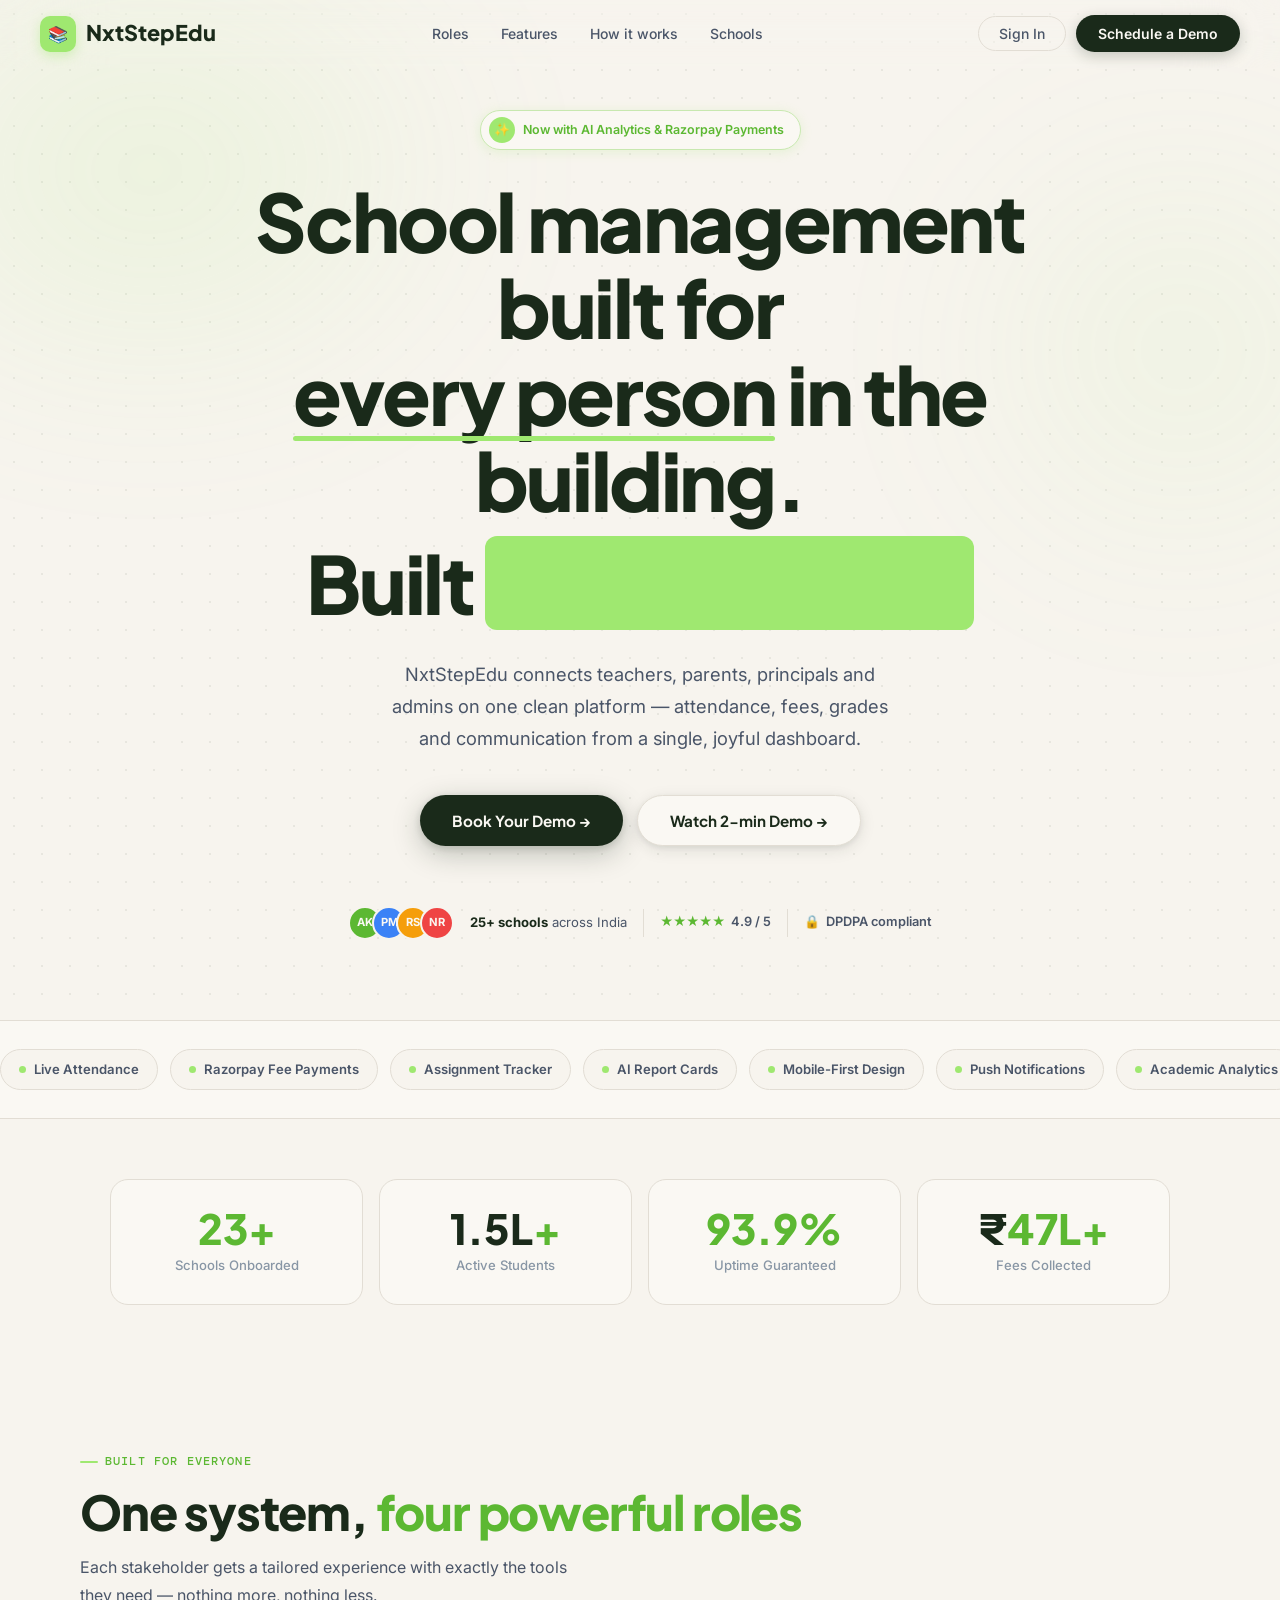
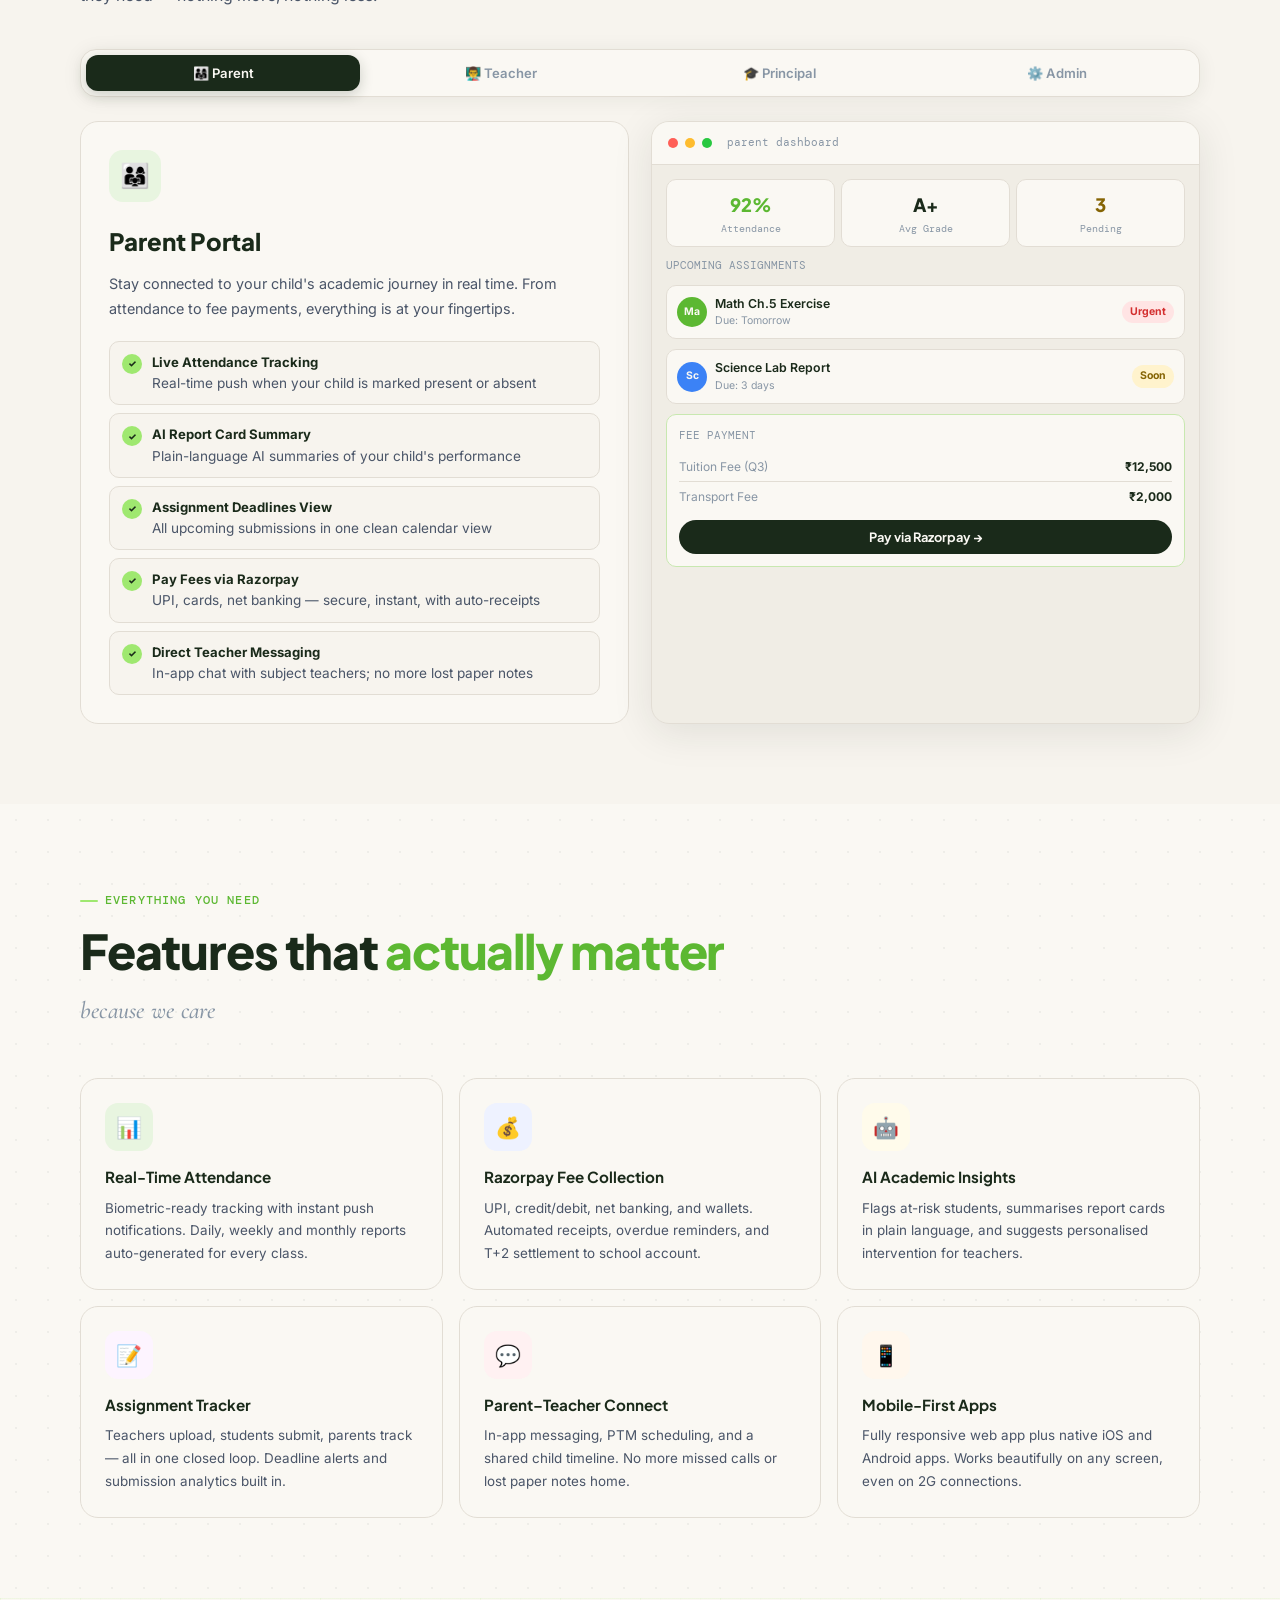
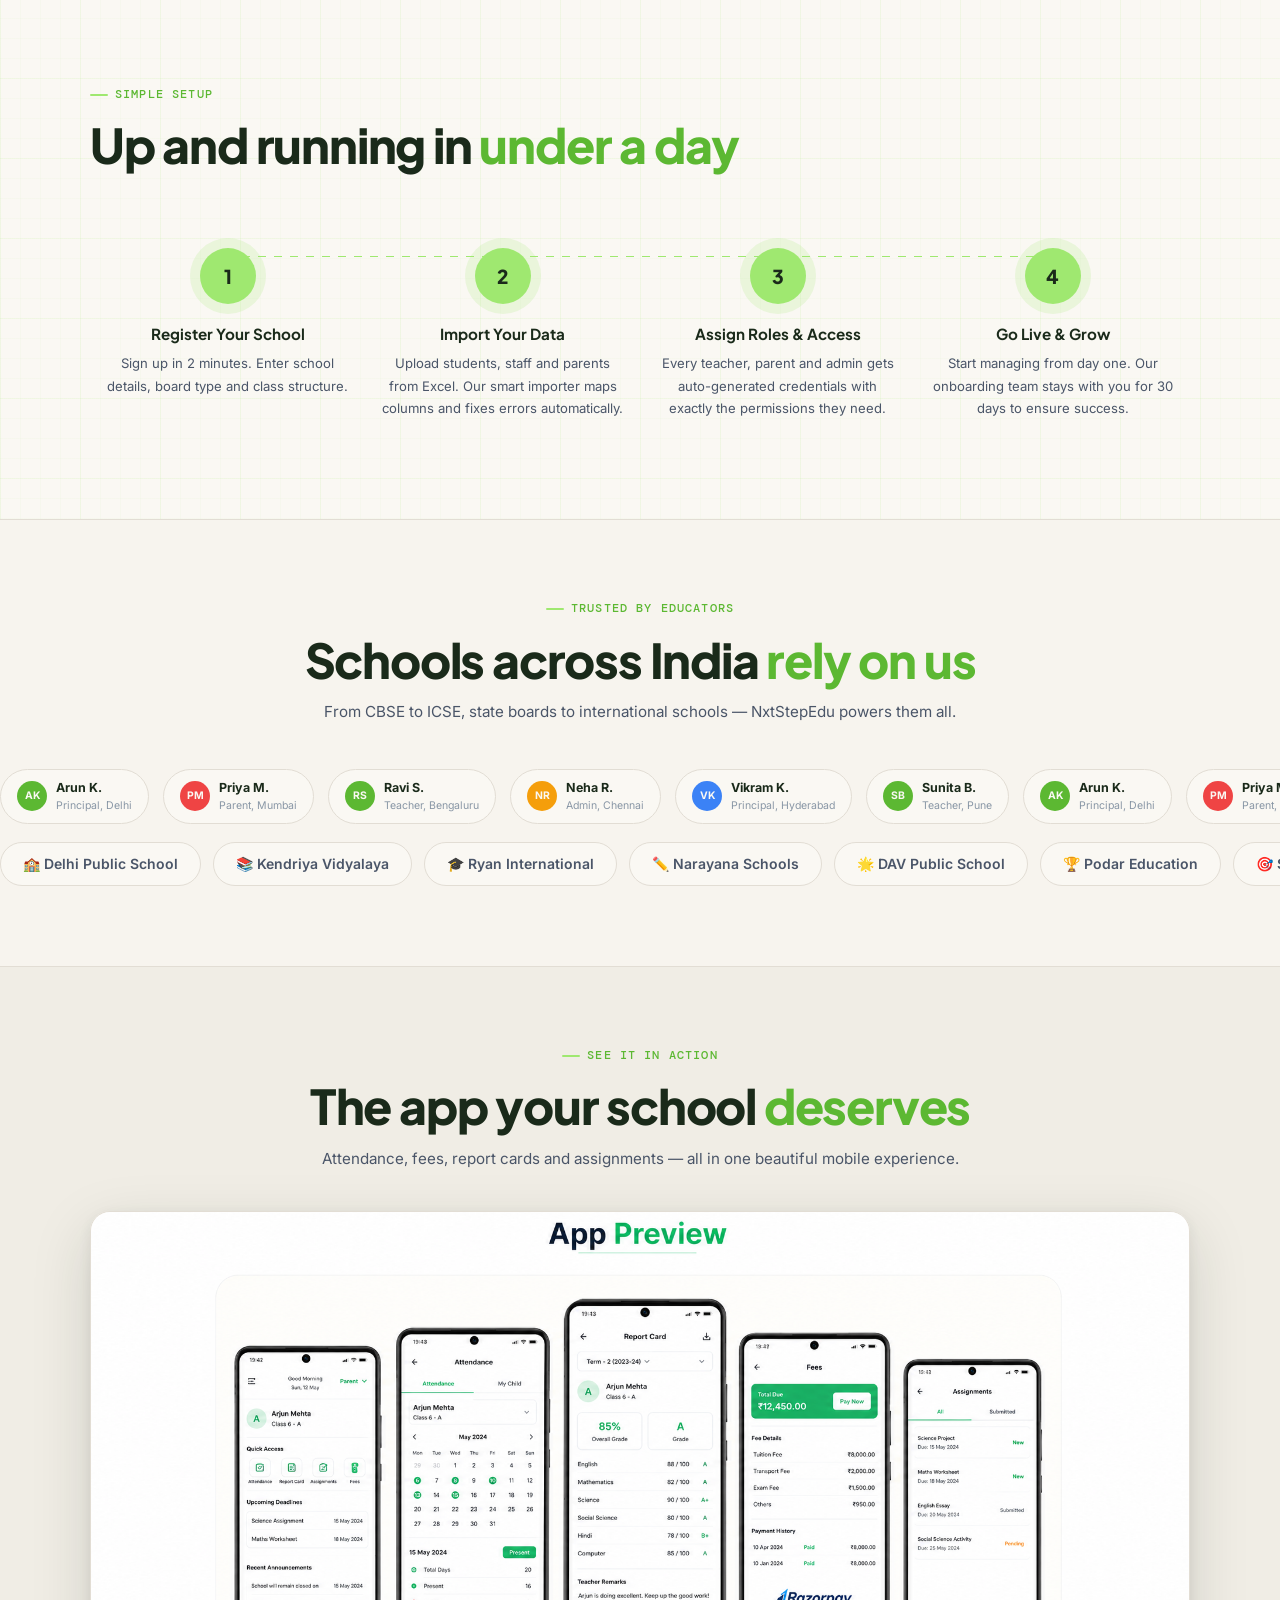
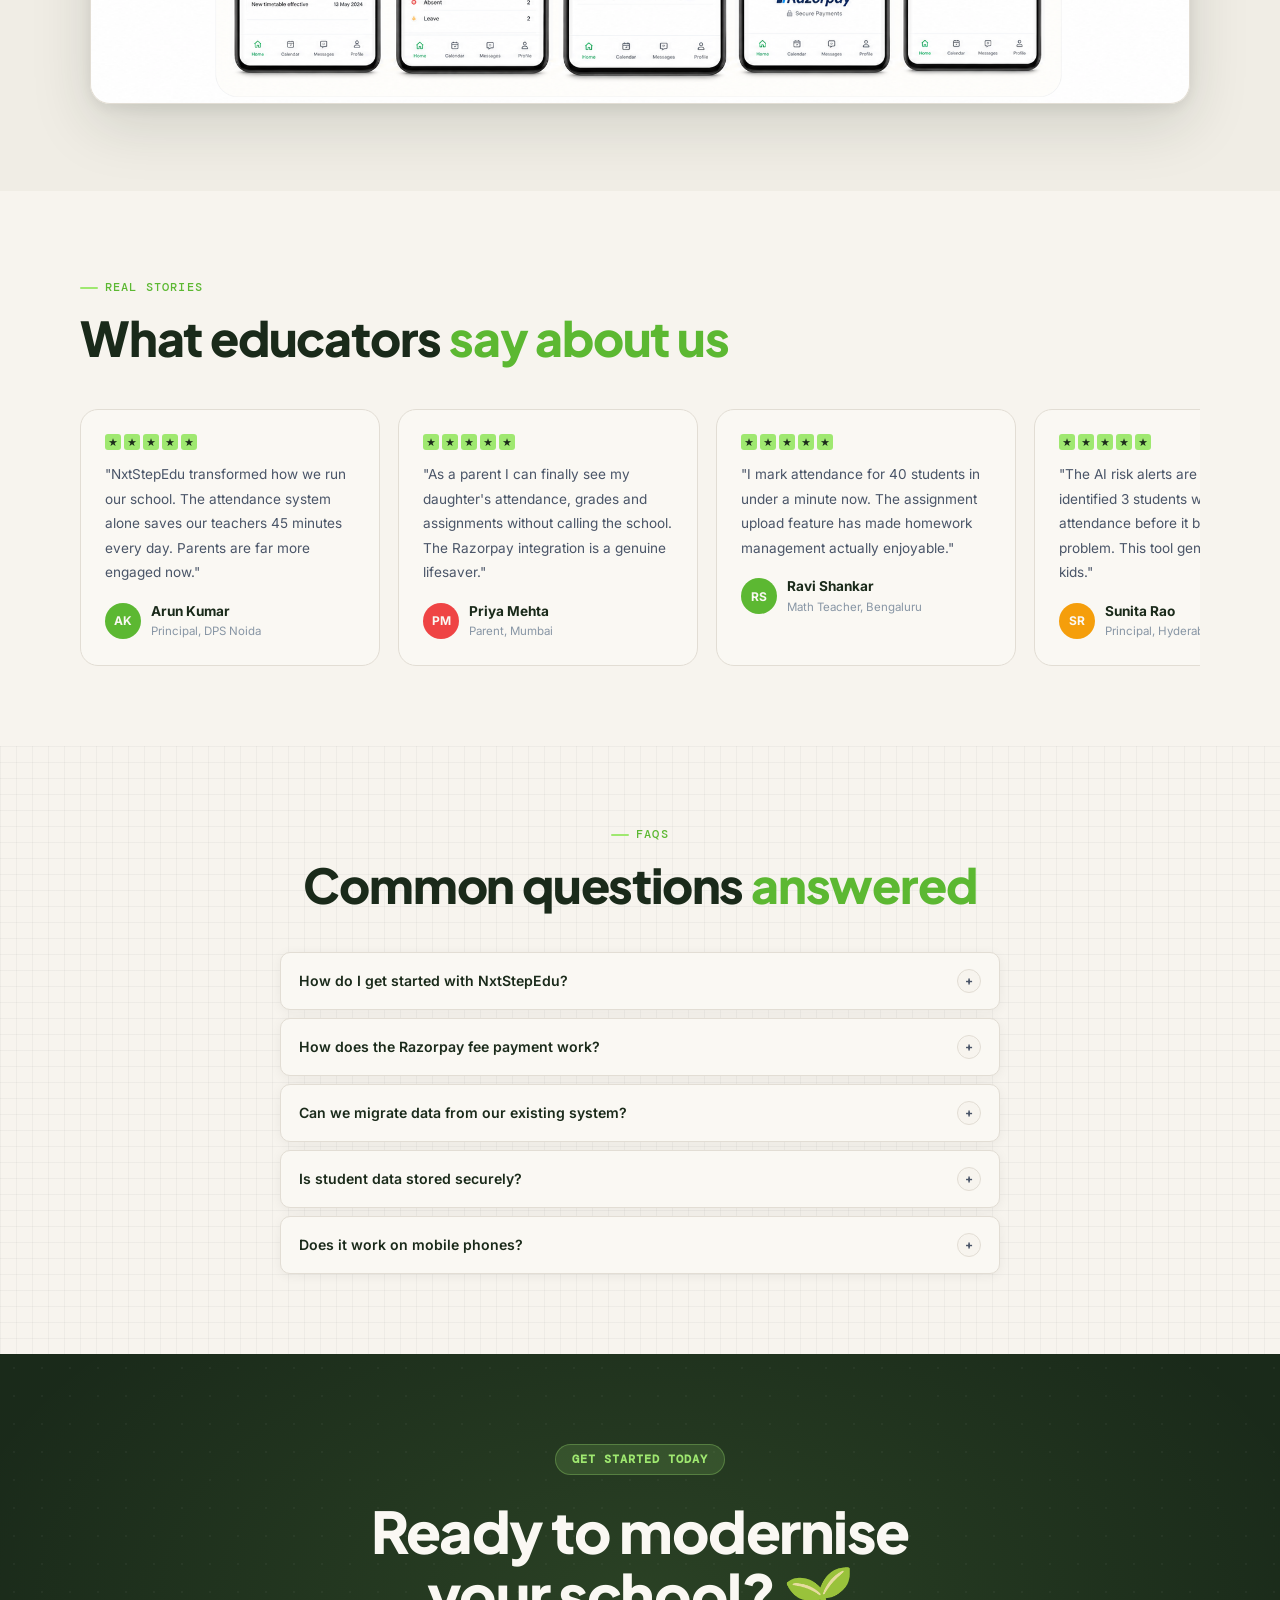
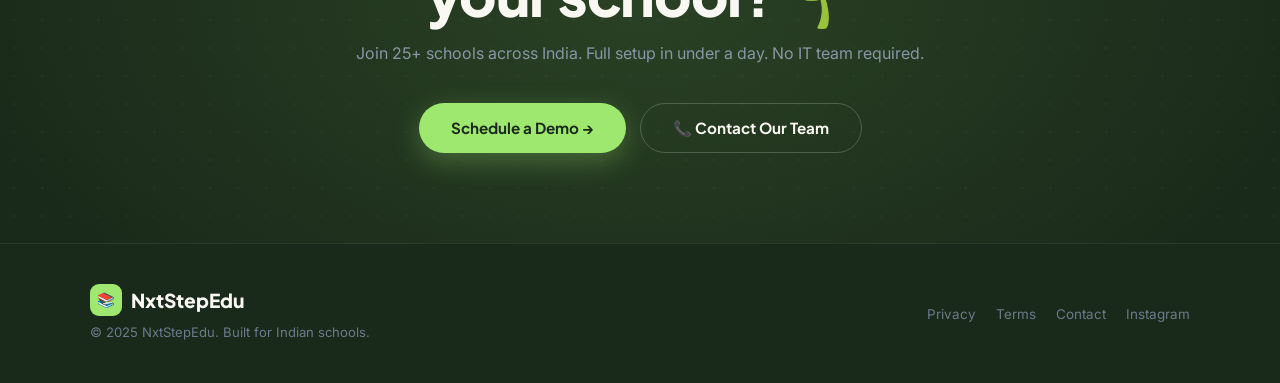
<file: landing_page/land.html>
<!DOCTYPE html>
<html lang="en">
<head>
<meta charset="UTF-8">
<meta name="viewport" content="width=device-width, initial-scale=1.0">
<title>NxtStepEdu — Smart ERP for Indian Schools</title>
<link rel="preconnect" href="https://fonts.googleapis.com">
<link rel="preconnect" href="https://fonts.gstatic.com" crossorigin>
<link href="https://fonts.googleapis.com/css2?family=Plus+Jakarta+Sans:wght@400;500;600;700;800&family=Inter:wght@400;500;600&family=DM+Mono:wght@400;500&display=swap" rel="stylesheet">
<style>
*,*::before,*::after{box-sizing:border-box;margin:0;padding:0}
:root{
  --cream:#F7F4EE;
  --cream2:#F0EDE5;
  --green:#9FE870;
  --green-dark:#5CB832;
  --green-pale:#E8F5E0;
  --ink:#1A2A1A;
  --slate:#4A5568;
  --muted:#8896A5;
  --white:#FAF8F3;
  --border:#E2DDD4;
  --border2:#C8E8B0;
  --card:#FFFFFF;
  --radius:18px;
  --radius-sm:10px;
  --shadow:0 2px 20px rgba(26,42,26,.07);
  --shadow-md:0 8px 40px rgba(26,42,26,.1);
}
html{scroll-behavior:smooth}
body{background:var(--cream);color:var(--ink);font-family:"Inter",sans-serif;overflow-x:hidden;line-height:1.6}
::-webkit-scrollbar{width:5px}
::-webkit-scrollbar-track{background:var(--cream)}
::-webkit-scrollbar-thumb{background:var(--green-dark);border-radius:3px}
.d{font-family:"Plus Jakarta Sans",sans-serif}
.mono{font-family:"DM Mono",monospace}
button{cursor:pointer;font-family:"Inter",sans-serif}
a{text-decoration:none;color:inherit}
img{max-width:100%}

nav{
  position:fixed;top:0;left:0;right:0;z-index:100;
  padding:0 40px;height:68px;
  display:flex;align-items:center;justify-content:space-between;
  background:rgba(247,244,238,0);
  backdrop-filter:blur(50px);
  -webkit-backdrop-filter:blur(50px);
  border-bottom:1px solid transparent;
  transition:background .35s, backdrop-filter .35s, -webkit-backdrop-filter .35s, border-color .35s, box-shadow .35s;
}
nav.on{
  background:rgba(247,244,238,.45);
  backdrop-filter:blur(8px);
  -webkit-backdrop-filter:blur(8px);
  border-bottom:1px solid var(--border);
  box-shadow:0 2px 16px rgba(26,42,26,.04);
}
.logo{
  font-family:"Plus Jakarta Sans",sans-serif;
  font-size:1.35rem;font-weight:800;
  display:flex;align-items:center;gap:10px;
  color:var(--ink);
}
.logo-mark{
  width:36px;height:36px;
  background:var(--green);
  border-radius:10px;
  display:flex;align-items:center;justify-content:center;
  font-size:1rem;
  box-shadow:0 4px 12px rgba(159,232,112,.4);
  transition:transform .2s;
}
.logo:hover .logo-mark{transform:rotate(-6deg) scale(1.05)}
.nav-links{display:flex;gap:32px;list-style:none}
.nav-links a{
  color:var(--slate);font-size:.875rem;font-weight:500;
  transition:color .2s;position:relative;
}
.nav-links a::after{
  content:"";position:absolute;bottom:-3px;left:0;right:0;
  height:2px;background:var(--green);border-radius:2px;
  transform:scaleX(0);transform-origin:left;
  transition:transform .25s ease;
}
.nav-links a:hover{color:var(--ink)}
.nav-links a:hover::after{transform:scaleX(1)}
.nav-right{display:flex;gap:10px;align-items:center}
.btn-ghost{
  background:none;border:1.5px solid var(--border);
  color:var(--slate);padding:8px 20px;border-radius:50px;
  font-size:.875rem;font-weight:500;transition:all .2s;
}
.btn-ghost:hover{border-color:var(--green-dark);color:var(--ink)}
.btn-primary{
  background:var(--ink);color:var(--white);
  border:none;padding:10px 22px;border-radius:50px;
  font-size:.875rem;font-weight:600;
  transition:all .22s;
  box-shadow:0 4px 14px rgba(26,42,26,.22);
}
.btn-primary:hover{background:#2d4a2d;transform:translateY(-1px);box-shadow:0 6px 20px rgba(26,42,26,.3)}
.ham{display:none;flex-direction:column;gap:5px;background:none;border:none;padding:4px}
.ham span{width:22px;height:2px;background:var(--ink);border-radius:2px;transition:all .3s;display:block}
.mob-menu{
  display:none;position:fixed;top:68px;left:0;right:0;
  background:rgba(247,244,238,.97);backdrop-filter:blur(50px);-webkit-backdrop-filter:blur(50px);
  border-bottom:1px solid var(--border);
  padding:20px 20px;flex-direction:column;gap:12px;z-index:99;
}
.mob-menu.open{display:flex}
.mob-menu a{color:var(--slate);font-size:.95rem;padding:8px 0;border-bottom:1px solid var(--border)}

.hero{
  min-height:100vh;
  display:flex;align-items:center;justify-content:center;
  padding:110px 20px 80px;
  text-align:center;
  position:relative;
  overflow:hidden;
}
.hero::before{
  content:"";position:absolute;inset:0;
  background-image:radial-gradient(rgba(26,42,26,.07) 1.5px,transparent 1.5px);
  background-size:28px 28px;
  pointer-events:none;
}
.hero-glow{position:absolute;inset:0;pointer-events:none;overflow:hidden}
.glow{position:absolute;border-radius:50%;filter:blur(100px);}
.g1{width:700px;height:500px;background:radial-gradient(#9FE870,transparent 70%);opacity:.18;top:-80px;left:-200px;animation:drift 12s ease-in-out infinite}
.g2{width:500px;height:500px;background:radial-gradient(#9FE870,transparent 70%);opacity:.12;top:100px;right:-150px;animation:drift 15s ease-in-out infinite;animation-delay:-5s}
@keyframes drift{0%,100%{transform:translate(0,0)}33%{transform:translate(30px,-20px)}66%{transform:translate(-15px,25px)}}
.hero-inner{max-width:820px;width:100%;position:relative;z-index:2}

.hero-badge{
  display:inline-flex;align-items:center;gap:8px;
  background:var(--white);border:1.5px solid var(--border2);
  padding:6px 16px 6px 8px;border-radius:50px;
  font-size:.78rem;font-weight:600;color:var(--green-dark);
  margin-bottom:28px;
  box-shadow:0 2px 12px rgba(159,232,112,.2);
  animation:fadeUp .7s ease both;
  max-width:100%;text-align:center;
}
.badge-dot{
  width:26px;height:26px;background:var(--green);
  border-radius:50%;display:flex;align-items:center;justify-content:center;
  font-size:.8rem;flex-shrink:0;
}
.hero-h1{
  font-family:"Plus Jakarta Sans",sans-serif;
  font-size:clamp(2rem,7vw,5rem);
  font-weight:800;line-height:1.08;
  letter-spacing:-.03em;
  margin-bottom:12px;
  color:var(--ink);
  animation:fadeUp .7s .15s ease both;
}
.hero-h1 em{font-style:normal;position:relative;display:inline-block;white-space:nowrap}
.hero-h1 em::after{
  content:"";position:absolute;bottom:-4px;left:0;right:0;
  height:5px;background:var(--green);border-radius:3px;
  animation:lineGrow .6s .9s cubic-bezier(.22,1,.36,1) both;
  transform-origin:left;
}
@keyframes lineGrow{from{transform:scaleX(0)}to{transform:scaleX(1)}}

.role-line{
  font-family:"Plus Jakarta Sans",sans-serif;
  font-size:clamp(2rem,7vw,5rem);
  font-weight:800;line-height:1.08;
  letter-spacing:-.03em;
  margin-bottom:28px;
  display:flex;align-items:center;justify-content:center;
  gap:12px;flex-wrap:wrap;
  animation:fadeUp .7s .2s ease both;
}
.role-prefix{color:var(--ink)}
.role-word{
  position:relative;overflow:hidden;
  display:inline-flex;align-items:center;
  background:var(--green);
  border-radius:12px;
  padding:4px 18px;
  color:var(--ink);
  justify-content:center;
  min-width:min(280px, 80vw);
}
.role-text{
  display:block;
  transition:transform .5s cubic-bezier(.22,1,.36,1),opacity .4s ease;
  white-space:nowrap;
}
.role-text.out-up{transform:translateY(-110%);opacity:0}
.role-text.in{transform:translateY(0);opacity:1}
.role-text.out-down{transform:translateY(110%);opacity:0}

.hero-sub{
  font-size:clamp(.9rem,2.5vw,1.15rem);
  color:var(--slate);
  max-width:540px;margin:0 auto 40px;
  line-height:1.75;
  animation:fadeUp .7s .35s ease both;
  padding:0 4px;
}
.hero-actions{
  display:flex;gap:14px;justify-content:center;flex-wrap:wrap;
  margin-bottom:60px;
  animation:fadeUp .7s .45s ease both;
}
.btn-lg{
  padding:15px 32px;border-radius:50px;
  font-size:.95rem;font-weight:700;
  transition:all .25s;border:none;
  font-family:"Plus Jakarta Sans",sans-serif;
  white-space:nowrap;
}
.btn-lg-primary{
  background:var(--ink);color:var(--white);
  box-shadow:0 8px 28px rgba(26,42,26,.25),0 2px 8px rgba(26,42,26,.15);
}
.btn-lg-primary:hover{background:#2d4a2d;transform:translateY(-3px);box-shadow:0 14px 40px rgba(26,42,26,.35)}
.btn-lg-outline{
  background:var(--white);color:var(--ink);
  border:1.5px solid var(--border)!important;
  box-shadow:0 4px 16px rgba(26,42,26,.1),0 2px 6px rgba(26,42,26,.07);
}
.btn-lg-outline:hover{border-color:var(--green-dark)!important;transform:translateY(-2px)}

.hero-trust{
  display:flex;align-items:center;justify-content:center;
  gap:16px;flex-wrap:wrap;
  animation:fadeUp .7s .6s ease both;
  row-gap:12px;
}
.trust-av-stack{display:flex}
.trust-av{
  width:34px;height:34px;border-radius:50%;
  border:2.5px solid var(--cream);
  display:flex;align-items:center;justify-content:center;
  font-size:.7rem;font-weight:700;
  margin-left:-10px;
  color:var(--white);flex-shrink:0;
}
.trust-av:first-child{margin-left:0}
.ta1{background:#5CB832}.ta2{background:#3B82F6}.ta3{background:#F59E0B}.ta4{background:#EF4444}
.trust-text{font-size:.82rem;color:var(--slate)}
.trust-text strong{color:var(--ink);font-weight:700}
.trust-div{width:1px;height:28px;background:var(--border)}
.trust-chip{display:flex;align-items:center;gap:6px;font-size:.8rem;font-weight:600;color:var(--slate)}
.trust-chip span{color:var(--green-dark)}

@keyframes fadeUp{from{opacity:0;transform:translateY(24px)}to{opacity:1;transform:translateY(0)}}

.mq-section{
  padding:28px 0;
  border-top:1px solid var(--border);
  border-bottom:1px solid var(--border);
  background:var(--white);
  overflow:hidden;
}
.mq-track{display:flex;gap:12px;min-width:max-content;animation:mq 36s linear infinite}
.mq-track-r{animation:mq 30s linear infinite reverse}
@keyframes mq{from{transform:translateX(0)}to{transform:translateX(-50%)}}
.mq-chip{
  display:flex;align-items:center;gap:8px;
  background:var(--cream);
  border:1px solid var(--border);
  padding:9px 18px;border-radius:50px;
  font-size:.82rem;font-weight:600;
  color:var(--slate);
  white-space:nowrap;flex-shrink:0;
}
.mq-chip .dot-g{width:7px;height:7px;background:var(--green);border-radius:50%;flex-shrink:0}

.stats-section{padding:60px 20px;max-width:1100px;margin:0 auto}
.stats-grid{display:grid;grid-template-columns:repeat(4,1fr);gap:16px}
.stat-card{
  background:var(--white);border:1.5px solid var(--border);
  border-radius:var(--radius);padding:28px 16px;text-align:center;
  transition:all .3s;
}
.stat-card:hover{transform:translateY(-4px);border-color:var(--border2);box-shadow:var(--shadow-md)}
.stat-num{
  font-family:"Plus Jakarta Sans",sans-serif;
  font-size:clamp(1.8rem,4vw,2.6rem);font-weight:800;
  color:var(--ink);line-height:1;margin-bottom:6px;
}
.stat-num span{color:var(--green-dark)}
.stat-label{font-size:.82rem;color:var(--muted);font-weight:500}

.section{padding:80px 20px;max-width:1160px;margin:0 auto}
.eyebrow{
  display:inline-flex;align-items:center;gap:7px;
  font-family:"DM Mono",monospace;
  font-size:.72rem;letter-spacing:.1em;text-transform:uppercase;
  color:var(--green-dark);font-weight:500;
  margin-bottom:14px;
}
.eyebrow::before{content:"";width:18px;height:2px;background:var(--green);border-radius:2px}
.section-title{
  font-family:"Plus Jakarta Sans",sans-serif;
  font-size:clamp(1.75rem,5vw,3rem);
  font-weight:800;line-height:1.12;
  letter-spacing:-.025em;
  color:var(--ink);margin-bottom:14px;
}
.section-sub{color:var(--slate);font-size:1rem;max-width:520px;line-height:1.75}

.tabs-wrap{
  display:flex;gap:4px;flex-wrap:wrap;
  margin:40px 0 24px;
  background:var(--white);
  padding:5px;border-radius:16px;
  border:1.5px solid var(--border);
  width:100%;
  box-shadow:var(--shadow);
}
.rtab{
  padding:10px 16px;border-radius:12px;border:none;
  background:transparent;color:var(--muted);
  font-size:.82rem;font-weight:600;
  transition:all .22s;
  display:flex;align-items:center;justify-content:center;gap:6px;
  font-family:"Inter",sans-serif;
  flex:1;min-width:0;white-space:nowrap;
}
.rtab.on{background:var(--ink);color:var(--white);box-shadow:0 4px 14px rgba(26,42,26,.2)}
.rtab:not(.on):hover{color:var(--ink);background:var(--cream)}

.rc{display:none;grid-template-columns:1fr 1fr;gap:22px;animation:fadeUp .4s ease both}
.rc.on{display:grid}

.role-info{
  background:var(--white);border:1.5px solid var(--border);
  border-radius:var(--radius);padding:28px;
}
.role-icon-wrap{
  width:52px;height:52px;border-radius:14px;
  display:flex;align-items:center;justify-content:center;
  font-size:1.5rem;margin-bottom:20px;
}
.role-title{
  font-family:"Plus Jakarta Sans",sans-serif;
  font-size:1.5rem;font-weight:800;
  margin-bottom:10px;color:var(--ink);
}
.role-desc{color:var(--slate);line-height:1.75;font-size:.9rem;margin-bottom:20px}
.feature-list{list-style:none;display:flex;flex-direction:column;gap:8px}
.feature-item{
  display:flex;align-items:flex-start;gap:10px;
  padding:10px 12px;
  background:var(--cream);border:1px solid var(--border);
  border-radius:var(--radius-sm);
  transition:all .2s;
}
.feature-item:hover{background:var(--green-pale);border-color:var(--border2)}
.fcheck{
  width:20px;height:20px;border-radius:50%;
  background:var(--green);
  display:flex;align-items:center;justify-content:center;
  font-size:.6rem;color:var(--ink);
  flex-shrink:0;margin-top:2px;font-weight:800;
}
.ftext{font-size:.85rem;color:var(--slate);line-height:1.55;min-width:0}
.ftext strong{color:var(--ink);display:block;font-size:.82rem;margin-bottom:1px}

.mock-screen{
  background:var(--cream2);border:1.5px solid var(--border);
  border-radius:var(--radius);overflow:hidden;
  box-shadow:var(--shadow-md);min-width:0;
}
.mock-bar{
  padding:12px 16px;border-bottom:1px solid var(--border);
  background:var(--white);
  display:flex;align-items:center;gap:7px;
}
.mdot{width:10px;height:10px;border-radius:50%}
.mock-title-txt{font-size:.68rem;color:var(--muted);margin-left:8px;font-family:"DM Mono",monospace;white-space:nowrap;overflow:hidden;text-overflow:ellipsis}
.mock-body{padding:14px;display:flex;flex-direction:column;gap:10px;min-height:300px}
.stat-row{display:grid;grid-template-columns:repeat(3,1fr);gap:6px}
.mini-stat{
  background:var(--white);border:1px solid var(--border);
  border-radius:var(--radius-sm);padding:10px 6px;text-align:center;
}
.msn{font-family:"Plus Jakarta Sans",sans-serif;font-weight:800;font-size:1.15rem;margin-bottom:2px;color:var(--ink)}
.msl{font-size:.6rem;color:var(--muted);font-family:"DM Mono",monospace}
.data-row{
  display:flex;align-items:center;gap:8px;
  padding:8px 10px;background:var(--white);
  border:1px solid var(--border);border-radius:var(--radius-sm);
  min-width:0;
}
.data-av{
  width:30px;height:30px;border-radius:50%;
  display:flex;align-items:center;justify-content:center;
  font-size:.65rem;font-weight:700;color:var(--white);flex-shrink:0;
}
.dav1{background:#5CB832}.dav2{background:#3B82F6}.dav3{background:#F59E0B}.dav4{background:#EF4444}
.data-row-text{flex:1;min-width:0;overflow:hidden}
.drn{font-size:.77rem;font-weight:600;color:var(--ink);white-space:nowrap;overflow:hidden;text-overflow:ellipsis}
.drs{font-size:.66rem;color:var(--muted)}
.badge-sm{
  padding:3px 8px;border-radius:50px;
  font-size:.66rem;font-weight:700;flex-shrink:0;white-space:nowrap;
}
.bs-g{background:#DCF5CD;color:#2D7A0E}
.bs-r{background:#FFE4E4;color:#D32F2F}
.bs-y{background:#FFF3CD;color:#856404}
.bs-b{background:#E0E7FF;color:#3730A3}
.pay-card{
  background:var(--white);border:1.5px solid var(--border2);
  border-radius:var(--radius-sm);padding:12px;
}
.pay-row{
  display:flex;justify-content:space-between;align-items:center;
  padding:5px 0;font-size:.75rem;border-bottom:1px solid var(--border);
}
.pay-row:last-of-type{border:none}
.pay-label{color:var(--muted)}
.pay-val{font-weight:700;color:var(--ink)}
.pay-btn{
  width:100%;margin-top:8px;
  background:var(--ink);color:var(--white);
  border:none;border-radius:50px;
  padding:9px;font-size:.8rem;font-weight:700;
  font-family:"Plus Jakarta Sans",sans-serif;
  transition:background .2s;
}
.pay-btn:hover{background:#2d4a2d}
.bar-chart{display:flex;align-items:flex-end;gap:4px;height:48px;margin-top:4px}
.bar{
  flex:1;border-radius:4px 4px 0 0;
  background:linear-gradient(to top,var(--green-dark),var(--green));
  animation:barGrow 1s ease both;transform-origin:bottom;transform:scaleY(0);
}
@keyframes barGrow{from{transform:scaleY(0)}to{transform:scaleY(1)}}

.feat-grid{display:grid;grid-template-columns:repeat(3,1fr);gap:16px;margin-top:48px}
.feat-card{
  background:var(--white);border:1.5px solid var(--border);
  border-radius:var(--radius);padding:24px;
  transition:all .3s;
}
.feat-card:hover{transform:translateY(-5px);border-color:var(--border2);box-shadow:var(--shadow-md)}
.feat-icon{
  width:48px;height:48px;border-radius:13px;
  display:flex;align-items:center;justify-content:center;
  font-size:1.3rem;margin-bottom:14px;flex-shrink:0;
}
.fi-g{background:#E8F5E0}.fi-b{background:#EEF2FF}.fi-y{background:#FFFBEB}.fi-p{background:#FDF4FF}.fi-r{background:#FFF1F2}.fi-o{background:#FFF7ED}
.feat-title{font-family:"Plus Jakarta Sans",sans-serif;font-size:.95rem;font-weight:700;margin-bottom:7px;color:var(--ink)}
.feat-desc{font-size:.84rem;color:var(--slate);line-height:1.7}

.how-wrap{padding:80px 20px;background:var(--white);background-image:linear-gradient(rgba(159,232,112,.08) 1px,transparent 1px),linear-gradient(90deg,rgba(159,232,112,.08) 1px,transparent 1px),linear-gradient(rgba(159,232,112,.04) 1px,transparent 1px),linear-gradient(90deg,rgba(159,232,112,.04) 1px,transparent 1px);background-size:80px 80px,80px 80px,20px 20px,20px 20px}
.how-inner{max-width:1100px;margin:0 auto}
.steps-grid{display:grid;grid-template-columns:repeat(4,1fr);gap:0;margin-top:56px;position:relative}
.step-connector{
  position:absolute;top:28px;
  left:calc(12.5% + 14px);right:calc(12.5% + 14px);
  height:1.5px;
  background:repeating-linear-gradient(90deg,var(--green) 0,var(--green) 8px,transparent 8px,transparent 16px);
  pointer-events:none;
}
.step{text-align:center;padding:20px 16px}
.step-num{
  width:56px;height:56px;border-radius:50%;
  background:var(--green);
  display:flex;align-items:center;justify-content:center;
  font-family:"Plus Jakarta Sans",sans-serif;font-weight:800;font-size:1.2rem;
  color:var(--ink);margin:0 auto 18px;
  box-shadow:0 0 0 10px rgba(159,232,112,.18);
  position:relative;z-index:1;
}
.step-title{font-family:"Plus Jakarta Sans",sans-serif;font-size:.95rem;font-weight:700;margin-bottom:6px;color:var(--ink)}
.step-desc{font-size:.82rem;color:var(--slate);line-height:1.7}

.testi-section{padding:80px 0;overflow:hidden;background:var(--cream)}
.testi-inner{max-width:1160px;margin:0 auto;padding:0 20px}
.tcard{
  background:var(--white);border:1.5px solid var(--border);
  border-radius:var(--radius);padding:24px;
  width:300px;flex-shrink:0;
}
.tcard-stars{display:flex;gap:3px;margin-bottom:12px}
.star{width:16px;height:16px;background:var(--green);border-radius:3px;display:flex;align-items:center;justify-content:center;font-size:.6rem}
.tcard-text{font-size:.85rem;color:var(--slate);line-height:1.8;margin-bottom:16px}
.tcard-author{display:flex;align-items:center;gap:10px}
.tav{width:36px;height:36px;border-radius:50%;display:flex;align-items:center;justify-content:center;font-weight:700;font-size:.75rem;color:var(--white);flex-shrink:0}
.tan{font-weight:700;font-size:.85rem;color:var(--ink)}
.tar{font-size:.72rem;color:var(--muted)}

.faq-section{padding:80px 20px;max-width:760px;margin:0 auto}
.faq-section-wrap{background-image:linear-gradient(rgba(26,42,26,.04) 1px,transparent 1px),linear-gradient(90deg,rgba(26,42,26,.04) 1px,transparent 1px);background-size:16px 16px}
.faq-list{margin-top:40px;display:flex;flex-direction:column;gap:8px}
.faq-item{background:var(--white);border:1.5px solid var(--border);border-radius:var(--radius-sm);overflow:hidden;transition:border-color .2s;box-shadow:0 2px 12px rgba(26,42,26,.06)}
.faq-item.open{border-color:var(--border2)}
.faq-q{padding:16px 18px;display:flex;justify-content:space-between;align-items:center;cursor:pointer;font-weight:600;font-size:.88rem;color:var(--ink);user-select:none;gap:12px;transition:color .2s}
.faq-q:hover{color:var(--green-dark)}
.faq-toggle{width:24px;height:24px;border-radius:50%;background:var(--cream);border:1.5px solid var(--border);display:flex;align-items:center;justify-content:center;font-size:.75rem;color:var(--slate);flex-shrink:0;transition:all .3s;font-weight:700}
.faq-item.open .faq-toggle{background:var(--green);border-color:var(--green);transform:rotate(45deg);color:var(--ink)}
.faq-ans{max-height:0;overflow:hidden;transition:max-height .4s ease}
.faq-item.open .faq-ans{max-height:220px}
.faq-ans-inner{padding:0 18px 16px;font-size:.875rem;color:var(--slate);line-height:1.8}

.cta-section{padding:90px 20px;background:var(--ink);text-align:center;position:relative;overflow:hidden;background-image:radial-gradient(rgba(255,255,255,.04) 1px,transparent 1px);background-size:28px 28px}
.cta-bg-glow{position:absolute;inset:0;pointer-events:none;background:radial-gradient(ellipse 700px 400px at 50% 50%,rgba(159,232,112,.12),transparent)}
.cta-inner{max-width:640px;margin:0 auto;position:relative;z-index:2}
.cta-badge{display:inline-flex;align-items:center;gap:8px;background:rgba(159,232,112,.15);border:1px solid rgba(159,232,112,.3);color:#9FE870;padding:5px 16px;border-radius:50px;font-size:.75rem;font-weight:600;margin-bottom:24px;font-family:"DM Mono",monospace;letter-spacing:.08em}
.cta-title{font-family:"Plus Jakarta Sans",sans-serif;font-size:clamp(2rem,6vw,3.6rem);font-weight:800;color:var(--white);line-height:1.1;letter-spacing:-.025em;margin-bottom:14px}
.cta-title .green{color:var(--green)}
.cta-sub{color:#8896A5;font-size:1rem;margin-bottom:36px;line-height:1.7}
.cta-acts{display:flex;gap:14px;justify-content:center;flex-wrap:wrap}
.btn-cta-p{padding:14px 32px;border-radius:50px;font-size:.95rem;font-weight:700;background:var(--green);color:var(--ink);border:none;font-family:"Plus Jakarta Sans",sans-serif;box-shadow:0 8px 28px rgba(159,232,112,.3);transition:all .22s}
.btn-cta-p:hover{transform:translateY(-3px);box-shadow:0 14px 40px rgba(159,232,112,.45)}
.btn-cta-o{padding:14px 32px;border-radius:50px;font-size:.95rem;font-weight:700;background:transparent;color:var(--white);border:1.5px solid rgba(255,255,255,.2)!important;font-family:"Plus Jakarta Sans",sans-serif;transition:all .22s}
.btn-cta-o:hover{border-color:rgba(255,255,255,.5)!important;background:rgba(255,255,255,.06)}

footer{background:var(--ink);border-top:1px solid rgba(255,255,255,.08);padding:40px 20px;max-width:100%}
.footer-inner{max-width:1100px;margin:0 auto;display:flex;justify-content:space-between;align-items:center;flex-wrap:wrap;gap:16px}
.footer-logo{font-family:"Plus Jakarta Sans",sans-serif;font-size:1.2rem;font-weight:800;color:var(--white);display:flex;align-items:center;gap:9px}
.footer-logo-mark{width:32px;height:32px;background:var(--green);border-radius:9px;display:flex;align-items:center;justify-content:center;font-size:.9rem}
.footer-copy{font-size:.82rem;color:#6B7A8A;margin-top:4px}
.footer-links{display:flex;gap:20px;list-style:none;flex-wrap:wrap}
.footer-links a{font-size:.84rem;color:#6B7A8A;transition:color .2s}
.footer-links a:hover{color:var(--green)}

.rv{opacity:0;transform:translateY(24px);transition:opacity .6s ease,transform .6s ease}
.rv.vis{opacity:1;transform:translateY(0)}
.d1{transition-delay:.08s}.d2{transition-delay:.16s}.d3{transition-delay:.24s}.d4{transition-delay:.32s}

@media(max-width:1024px){
  .stats-grid{grid-template-columns:repeat(2,1fr)}
  .steps-grid{grid-template-columns:repeat(2,1fr)}
  .step-connector{display:none}
  .feat-grid{grid-template-columns:repeat(2,1fr)}
}

@media(max-width:768px){
  nav{padding:0 16px}
  .nav-links,.nav-right{display:none}
  .ham{display:flex}
}

@media(max-width:640px){
  .hero{padding:90px 16px 56px}
  .hero-actions{flex-direction:column;align-items:center;gap:10px}
  .btn-lg{width:100%;max-width:320px;font-size:.9rem;padding:14px 24px}
  .rc.on{grid-template-columns:1fr}
  .tabs-wrap{border-radius:14px;gap:4px}
  .rtab{font-size:.75rem;padding:9px 8px;gap:4px}
  .stats-grid{grid-template-columns:repeat(2,1fr);gap:10px}
  .feat-grid{grid-template-columns:1fr;gap:12px}
  .feat-card{padding:20px}
  .steps-grid{grid-template-columns:1fr 1fr;gap:0}
  .hero-trust{flex-direction:row;justify-content:center;gap:10px}
  .trust-div{display:none}
  .hero-trust{row-gap:8px}
  footer{padding:28px 16px}
  .footer-inner{flex-direction:column;text-align:center;align-items:center}
  .footer-links{justify-content:center}
  .cta-acts{flex-direction:column;align-items:center}
  .btn-cta-p,.btn-cta-o{width:100%;max-width:300px}
  .role-info{padding:20px}
  .mock-body{padding:12px;min-height:260px}
  .section{padding:56px 16px}
  .faq-section{padding:56px 16px}
  .how-wrap{padding:56px 16px}
  .testi-inner{padding:0 16px}
  .stats-section{padding:48px 16px}
}

@media(max-width:420px){
  .rtab{font-size:.72rem;padding:8px 6px}
  .hero-h1{font-size:clamp(1.85rem,9vw,2.4rem)}
  .role-line{font-size:clamp(1.85rem,9vw,2.4rem)}
  .role-word{min-width:min(220px,70vw);padding:4px 12px}
  .stat-num{font-size:1.6rem}
  .steps-grid{grid-template-columns:1fr}
  .step-connector{display:none}
  .tcard{width:260px}
  .hero-trust{flex-wrap:wrap;gap:8px}
  .trust-text,.trust-chip{font-size:.78rem}
  .hero-badge{font-size:.72rem;padding:5px 12px 5px 6px}
  .badge-dot{width:22px;height:22px;font-size:.72rem}
}

@media(prefers-reduced-motion:reduce){*{animation-duration:.01ms!important;transition-duration:.01ms!important}}
</style>
</head>
<body>

<nav id="nav">
  <a class="logo" href="#">
    <div class="logo-mark">📚</div>
    NxtStepEdu
  </a>
  <ul class="nav-links">
    <li><a href="#roles">Roles</a></li>
    <li><a href="#features">Features</a></li>
    <li><a href="#how">How it works</a></li>
    <li><a href="#schools">Schools</a></li>
  </ul>
  <div class="nav-right">
    <button class="btn-ghost">Sign In</button>
    <button class="btn-primary">Schedule a Demo</button>
  </div>
  <button class="ham" id="ham" aria-label="Menu">
    <span></span><span></span><span></span>
  </button>
</nav>

<div class="mob-menu" id="mob">
  <a href="#roles">Roles</a>
  <a href="#features">Features</a>
  <a href="#how">How it works</a>
  <a href="#schools">Schools</a>
  <button class="btn-primary" style="margin-top:8px;border-radius:50px;padding:12px">Schedule a Demo</button>
</div>

<section class="hero">
  <div class="hero-glow">
    <div class="glow g1"></div>
    <div class="glow g2"></div>
  </div>
  <div class="hero-inner">
    <div class="hero-badge">
      <div class="badge-dot">✨</div>
      Now with AI Analytics &amp; Razorpay Payments
    </div>

    <h1 class="hero-h1 d">School management built for<br><em>every person</em> in the building.</h1>

    <div class="role-line d">
      <span class="role-prefix">Built</span>
      <span class="role-word">
        <span class="role-text in" id="roleText">for Teachers</span>
      </span>
    </div>

    <p class="hero-sub">
      NxtStepEdu connects teachers, parents, principals and admins on one clean platform — attendance, fees, grades and communication from a single, joyful dashboard.
    </p>

    <div class="hero-actions">
      <button class="btn-lg btn-lg-primary">Book Your Demo →</button>
      <button class="btn-lg btn-lg-outline">Watch 2-min Demo →</button>
    </div>

    <div class="hero-trust">
      <div class="trust-av-stack">
        <div class="trust-av ta1">AK</div>
        <div class="trust-av ta2">PM</div>
        <div class="trust-av ta3">RS</div>
        <div class="trust-av ta4">NR</div>
      </div>
      <div class="trust-text"><strong>25+ schools</strong> across India</div>
      <div class="trust-div"></div>
      <div class="trust-chip"><span>★★★★★</span> 4.9 / 5</div>
      <div class="trust-div"></div>
      <div class="trust-chip"><span>🔒</span> DPDPA compliant</div>
    </div>
  </div>
</section>

<div class="mq-section">
  <div style="overflow:hidden">
    <div class="mq-track">
      <div class="mq-chip"><div class="dot-g"></div>Live Attendance</div>
      <div class="mq-chip"><div class="dot-g"></div>Razorpay Fee Payments</div>
      <div class="mq-chip"><div class="dot-g"></div>Assignment Tracker</div>
      <div class="mq-chip"><div class="dot-g"></div>AI Report Cards</div>
      <div class="mq-chip"><div class="dot-g"></div>Mobile-First Design</div>
      <div class="mq-chip"><div class="dot-g"></div>Push Notifications</div>
      <div class="mq-chip"><div class="dot-g"></div>Academic Analytics</div>
      <div class="mq-chip"><div class="dot-g"></div>Timetable Builder</div>
      <div class="mq-chip"><div class="dot-g"></div>Parent–Teacher Chat</div>
      <div class="mq-chip"><div class="dot-g"></div>Role-Based Access</div>
      <div class="mq-chip"><div class="dot-g"></div>AI Risk Alerts</div>
      <div class="mq-chip"><div class="dot-g"></div>Bulk Data Import</div>
      <div class="mq-chip"><div class="dot-g"></div>Live Attendance</div>
      <div class="mq-chip"><div class="dot-g"></div>Razorpay Fee Payments</div>
      <div class="mq-chip"><div class="dot-g"></div>Assignment Tracker</div>
      <div class="mq-chip"><div class="dot-g"></div>AI Report Cards</div>
      <div class="mq-chip"><div class="dot-g"></div>Mobile-First Design</div>
      <div class="mq-chip"><div class="dot-g"></div>Push Notifications</div>
      <div class="mq-chip"><div class="dot-g"></div>Academic Analytics</div>
      <div class="mq-chip"><div class="dot-g"></div>Timetable Builder</div>
      <div class="mq-chip"><div class="dot-g"></div>Parent–Teacher Chat</div>
      <div class="mq-chip"><div class="dot-g"></div>Role-Based Access</div>
      <div class="mq-chip"><div class="dot-g"></div>AI Risk Alerts</div>
      <div class="mq-chip"><div class="dot-g"></div>Bulk Data Import</div>
    </div>
  </div>
</div>

<div class="stats-section">
  <div class="stats-grid">
    <div class="stat-card rv d1">
      <div class="stat-num"><span data-target="25" data-suffix="+">0+</span></div>
      <div class="stat-label">Schools Onboarded</div>
    </div>
    <div class="stat-card rv d2">
      <div class="stat-num">1.5L<span>+</span></div>
      <div class="stat-label">Active Students</div>
    </div>
    <div class="stat-card rv d3">
      <div class="stat-num"><span data-target="99" data-suffix=".9%">0</span></div>
      <div class="stat-label">Uptime Guaranteed</div>
    </div>
    <div class="stat-card rv d4">
      <div class="stat-num">₹<span data-target="50" data-suffix="L+">0</span></div>
      <div class="stat-label">Fees Collected</div>
    </div>
  </div>
</div>

<section class="section" id="roles">
  <div class="eyebrow rv">Built for Everyone</div>
  <h2 class="section-title d rv">One system, <span style="color:var(--green-dark)">four powerful roles</span></h2>
  <p class="section-sub rv">Each stakeholder gets a tailored experience with exactly the tools they need — nothing more, nothing less.</p>

  <div class="tabs-wrap rv">
    <button class="rtab on" data-r="parent">👨‍👩‍👧 Parent</button>
    <button class="rtab" data-r="teacher">👨‍🏫 Teacher</button>
    <button class="rtab" data-r="principal">🎓 Principal</button>
    <button class="rtab" data-r="admin">⚙️ Admin</button>
  </div>

  <div class="rc on" id="r-parent">
    <div class="role-info">
      <div class="role-icon-wrap fi-g">👨‍👩‍👧</div>
      <div class="role-title d">Parent Portal</div>
      <div class="role-desc">Stay connected to your child's academic journey in real time. From attendance to fee payments, everything is at your fingertips.</div>
      <ul class="feature-list">
        <li class="feature-item"><div class="fcheck">✓</div><div class="ftext"><strong>Live Attendance Tracking</strong>Real-time push when your child is marked present or absent</div></li>
        <li class="feature-item"><div class="fcheck">✓</div><div class="ftext"><strong>AI Report Card Summary</strong>Plain-language AI summaries of your child's performance</div></li>
        <li class="feature-item"><div class="fcheck">✓</div><div class="ftext"><strong>Assignment Deadlines View</strong>All upcoming submissions in one clean calendar view</div></li>
        <li class="feature-item"><div class="fcheck">✓</div><div class="ftext"><strong>Pay Fees via Razorpay</strong>UPI, cards, net banking — secure, instant, with auto-receipts</div></li>
        <li class="feature-item"><div class="fcheck">✓</div><div class="ftext"><strong>Direct Teacher Messaging</strong>In-app chat with subject teachers; no more lost paper notes</div></li>
      </ul>
    </div>
    <div class="mock-screen">
      <div class="mock-bar">
        <div class="mdot" style="background:#ff5f57"></div>
        <div class="mdot" style="background:#febc2e"></div>
        <div class="mdot" style="background:#28c840"></div>
        <span class="mock-title-txt">parent dashboard</span>
      </div>
      <div class="mock-body">
        <div class="stat-row">
          <div class="mini-stat"><div class="msn" style="color:var(--green-dark)">92%</div><div class="msl">Attendance</div></div>
          <div class="mini-stat"><div class="msn">A+</div><div class="msl">Avg Grade</div></div>
          <div class="mini-stat"><div class="msn" style="color:#856404">3</div><div class="msl">Pending</div></div>
        </div>
        <div style="font-size:.68rem;color:var(--muted);font-family:'DM Mono',monospace">UPCOMING ASSIGNMENTS</div>
        <div class="data-row">
          <div class="data-av dav1">Ma</div>
          <div class="data-row-text"><div class="drn">Math Ch.5 Exercise</div><div class="drs">Due: Tomorrow</div></div>
          <div class="badge-sm bs-r">Urgent</div>
        </div>
        <div class="data-row">
          <div class="data-av dav2">Sc</div>
          <div class="data-row-text"><div class="drn">Science Lab Report</div><div class="drs">Due: 3 days</div></div>
          <div class="badge-sm bs-y">Soon</div>
        </div>
        <div class="pay-card">
          <div style="font-size:.68rem;color:var(--muted);font-family:'DM Mono',monospace;margin-bottom:8px">FEE PAYMENT</div>
          <div class="pay-row"><span class="pay-label">Tuition Fee (Q3)</span><span class="pay-val">₹12,500</span></div>
          <div class="pay-row"><span class="pay-label">Transport Fee</span><span class="pay-val">₹2,000</span></div>
          <button class="pay-btn">Pay via Razorpay →</button>
        </div>
      </div>
    </div>
  </div>

  <div class="rc" id="r-teacher">
    <div class="role-info">
      <div class="role-icon-wrap fi-b">👨‍🏫</div>
      <div class="role-title d">Teacher Dashboard</div>
      <div class="role-desc">Streamline your classroom. Mark attendance in seconds, upload assignments, grade work, and communicate with parents — all in one place.</div>
      <ul class="feature-list">
        <li class="feature-item"><div class="fcheck">✓</div><div class="ftext"><strong>One-Tap Bulk Attendance</strong>Mark an entire class in under 30 seconds; absentees auto-notified</div></li>
        <li class="feature-item"><div class="fcheck">✓</div><div class="ftext"><strong>Assignment Upload &amp; Deadlines</strong>Attach PDFs, set due dates, add rubrics — students see it instantly</div></li>
        <li class="feature-item"><div class="fcheck">✓</div><div class="ftext"><strong>Grade Book &amp; Report Cards</strong>Enter grades; report cards auto-generate and publish to parents</div></li>
        <li class="feature-item"><div class="fcheck">✓</div><div class="ftext"><strong>Student Performance Charts</strong>Visualise class trends and spot struggling students early</div></li>
        <li class="feature-item"><div class="fcheck">✓</div><div class="ftext"><strong>Parent Communication Log</strong>Logged in-app messages; never lose a conversation thread</div></li>
      </ul>
    </div>
    <div class="mock-screen">
      <div class="mock-bar">
        <div class="mdot" style="background:#ff5f57"></div>
        <div class="mdot" style="background:#febc2e"></div>
        <div class="mdot" style="background:#28c840"></div>
        <span class="mock-title-txt">class 9-B attendance</span>
      </div>
      <div class="mock-body">
        <div style="display:flex;justify-content:space-between;align-items:center">
          <span style="font-size:.68rem;color:var(--muted);font-family:'DM Mono',monospace">28 STUDENTS</span>
          <div class="badge-sm bs-g">92.8% Today</div>
        </div>
        <div class="data-row"><div class="data-av dav1">AK</div><div class="data-row-text"><div class="drn">Arjun Kumar</div></div><div class="badge-sm bs-g">Present</div></div>
        <div class="data-row"><div class="data-av dav4">PS</div><div class="data-row-text"><div class="drn">Priya Sharma</div></div><div class="badge-sm bs-r">Absent</div></div>
        <div class="data-row"><div class="data-av dav1">RN</div><div class="data-row-text"><div class="drn">Rahul Nair</div></div><div class="badge-sm bs-g">Present</div></div>
        <div class="data-row"><div class="data-av dav3">SM</div><div class="data-row-text"><div class="drn">Sneha Mehta</div></div><div class="badge-sm bs-y">Late</div></div>
        <div style="font-size:.68rem;color:var(--muted);font-family:'DM Mono',monospace;margin-top:4px">WEEKLY ATTENDANCE</div>
        <div class="bar-chart">
          <div class="bar" style="height:70%;animation-delay:.1s"></div>
          <div class="bar" style="height:82%;animation-delay:.2s"></div>
          <div class="bar" style="height:60%;animation-delay:.3s"></div>
          <div class="bar" style="height:90%;animation-delay:.4s"></div>
          <div class="bar" style="height:96%;animation-delay:.5s"></div>
        </div>
      </div>
    </div>
  </div>

  <div class="rc" id="r-principal">
    <div class="role-info">
      <div class="role-icon-wrap fi-p">🎓</div>
      <div class="role-title d">Principal View</div>
      <div class="role-desc">Bird's-eye visibility across every classroom, teacher, and metric. Make data-driven decisions and get AI alerts before problems escalate.</div>
      <ul class="feature-list">
        <li class="feature-item"><div class="fcheck">✓</div><div class="ftext"><strong>School-Wide Analytics</strong>Attendance, grades, and fee collection across all grades — live</div></li>
        <li class="feature-item"><div class="fcheck">✓</div><div class="ftext"><strong>Staff Performance Monitoring</strong>Track teacher punctuality, assignment rates, parent satisfaction</div></li>
        <li class="feature-item"><div class="fcheck">✓</div><div class="ftext"><strong>Timetable &amp; Exam Scheduling</strong>Conflict-free timetable builder; exam calendar auto-published</div></li>
        <li class="feature-item"><div class="fcheck">✓</div><div class="ftext"><strong>Board-Ready Reports</strong>CBSE compliance docs and parent letters in one click</div></li>
        <li class="feature-item"><div class="fcheck">✓</div><div class="ftext"><strong>AI Risk Flags</strong>Proactive alerts for students at risk of failure or excess absences</div></li>
      </ul>
    </div>
    <div class="mock-screen">
      <div class="mock-bar">
        <div class="mdot" style="background:#ff5f57"></div>
        <div class="mdot" style="background:#febc2e"></div>
        <div class="mdot" style="background:#28c840"></div>
        <span class="mock-title-txt">school overview</span>
      </div>
      <div class="mock-body">
        <div class="stat-row">
          <div class="mini-stat"><div class="msn">847</div><div class="msl">Students</div></div>
          <div class="mini-stat"><div class="msn">52</div><div class="msl">Staff</div></div>
          <div class="mini-stat"><div class="msn" style="color:var(--green-dark)">91%</div><div class="msl">Attend.</div></div>
        </div>
        <div style="font-size:.68rem;color:var(--muted);font-family:'DM Mono',monospace">AI RISK ALERTS</div>
        <div class="data-row"><span style="font-size:.85rem">⚠️</span><div class="data-row-text"><div class="drn">5 students below 75% attendance</div><div class="drs">Classes 10-A, 8-B, 7-C</div></div><div class="badge-sm bs-r">High</div></div>
        <div class="data-row"><span style="font-size:.85rem">📉</span><div class="data-row-text"><div class="drn">Math scores down 12% in Grade 9</div><div class="drs">Last 2 unit tests</div></div><div class="badge-sm bs-y">Watch</div></div>
        <div class="data-row"><span style="font-size:.85rem">💰</span><div class="data-row-text"><div class="drn">Fee collection at 94% this month</div><div class="drs">₹8.4L of ₹9L collected</div></div><div class="badge-sm bs-g">Good</div></div>
      </div>
    </div>
  </div>

  <div class="rc" id="r-admin">
    <div class="role-info">
      <div class="role-icon-wrap fi-y">⚙️</div>
      <div class="role-title d">Admin Control</div>
      <div class="role-desc">The command centre of your school. Manage users, configure settings, handle admissions, and keep every cog turning smoothly.</div>
      <ul class="feature-list">
        <li class="feature-item"><div class="fcheck">✓</div><div class="ftext"><strong>User &amp; Role Management</strong>Add, edit, or deactivate any user — students, teachers, parents, staff</div></li>
        <li class="feature-item"><div class="fcheck">✓</div><div class="ftext"><strong>Bulk Data Import &amp; Export</strong>Import from Excel; export reports as PDF or CSV in one click</div></li>
        <li class="feature-item"><div class="fcheck">✓</div><div class="ftext"><strong>Fee Structure Configuration</strong>Set up fee heads, due dates, late fines, and scholarship discounts</div></li>
        <li class="feature-item"><div class="fcheck">✓</div><div class="ftext"><strong>Admissions &amp; Enrollment</strong>Manage applications, verify documents, assign classes automatically</div></li>
        <li class="feature-item"><div class="fcheck">✓</div><div class="ftext"><strong>Full Audit Log</strong>Every action tracked with timestamp; granular permission controls</div></li>
      </ul>
    </div>
    <div class="mock-screen">
      <div class="mock-bar">
        <div class="mdot" style="background:#ff5f57"></div>
        <div class="mdot" style="background:#febc2e"></div>
        <div class="mdot" style="background:#28c840"></div>
        <span class="mock-title-txt">admin — user management</span>
      </div>
      <div class="mock-body">
        <div style="display:flex;gap:6px;flex-wrap:wrap">
          <div class="badge-sm bs-b">847 Students</div>
          <div class="badge-sm bs-g">52 Teachers</div>
          <div class="badge-sm bs-y">3 Admins</div>
        </div>
        <div style="font-size:.68rem;color:var(--muted);font-family:'DM Mono',monospace">RECENT ACTIONS</div>
        <div class="data-row"><span>➕</span><div class="data-row-text"><div class="drn">New student admitted</div><div class="drs">Ananya Reddy → Class 6-A</div></div><div class="badge-sm bs-g">Done</div></div>
        <div class="data-row"><span>📤</span><div class="data-row-text"><div class="drn">Bulk fee reminder sent</div><div class="drs">124 parents via SMS</div></div><div class="badge-sm bs-b">Sent</div></div>
        <div class="data-row"><span>🔄</span><div class="data-row-text"><div class="drn">Timetable updated</div><div class="drs">Term 2 schedule now live</div></div><div class="badge-sm bs-g">Live</div></div>
        <div class="stat-row" style="margin-top:4px">
          <div class="mini-stat"><div class="msn" style="color:var(--green-dark)">99.9%</div><div class="msl">Uptime</div></div>
          <div class="mini-stat"><div class="msn">256</div><div class="msl">API/hr</div></div>
          <div class="mini-stat"><div class="msn">0</div><div class="msl">Errors</div></div>
        </div>
      </div>
    </div>
  </div>
</section>

<div style="background:var(--white);background-image:radial-gradient(rgba(26,42,26,.05) 1.5px,transparent 1.5px);background-size:32px 32px">
<section class="section" id="features">
  <div class="eyebrow rv">Everything You Need</div>
  <h2 class="section-title d rv">Features that <span style="color:var(--green-dark)">actually matter</span></h2>
<link href="https://fonts.googleapis.com/css2?family=Cormorant+Garamond:ital,wght@1,400;1,500&display=swap" rel="stylesheet">
<p class="rv" style="color:var(--muted);font-family:'Cormorant Garamond',serif;font-style:italic;font-size:1.5rem;font-weight:500;letter-spacing:.01em;margin-bottom:0">because we care</p>
  <div class="feat-grid">
    <div class="feat-card rv d1"><div class="feat-icon fi-g">📊</div><div class="feat-title d">Real-Time Attendance</div><div class="feat-desc">Biometric-ready tracking with instant push notifications. Daily, weekly and monthly reports auto-generated for every class.</div></div>
    <div class="feat-card rv d2"><div class="feat-icon fi-b">💰</div><div class="feat-title d">Razorpay Fee Collection</div><div class="feat-desc">UPI, credit/debit, net banking, and wallets. Automated receipts, overdue reminders, and T+2 settlement to school account.</div></div>
    <div class="feat-card rv d3"><div class="feat-icon fi-y">🤖</div><div class="feat-title d">AI Academic Insights</div><div class="feat-desc">Flags at-risk students, summarises report cards in plain language, and suggests personalised intervention for teachers.</div></div>
    <div class="feat-card rv d1"><div class="feat-icon fi-p">📝</div><div class="feat-title d">Assignment Tracker</div><div class="feat-desc">Teachers upload, students submit, parents track — all in one closed loop. Deadline alerts and submission analytics built in.</div></div>
    <div class="feat-card rv d2"><div class="feat-icon fi-r">💬</div><div class="feat-title d">Parent–Teacher Connect</div><div class="feat-desc">In-app messaging, PTM scheduling, and a shared child timeline. No more missed calls or lost paper notes home.</div></div>
    <div class="feat-card rv d3"><div class="feat-icon fi-o">📱</div><div class="feat-title d">Mobile-First Apps</div><div class="feat-desc">Fully responsive web app plus native iOS and Android apps. Works beautifully on any screen, even on 2G connections.</div></div>
  </div>
</section>
</div>

<div class="how-wrap" id="how">
  <div class="how-inner">
    <div class="eyebrow rv">Simple Setup</div>
    <h2 class="section-title d rv">Up and running in <span style="color:var(--green-dark)">under a day</span></h2>
    <div class="steps-grid">
      <div class="step-connector"></div>
      <div class="step rv d1">
        <div class="step-num">1</div>
        <div class="step-title d">Register Your School</div>
        <div class="step-desc">Sign up in 2 minutes. Enter school details, board type and class structure.</div>
      </div>
      <div class="step rv d2">
        <div class="step-num">2</div>
        <div class="step-title d">Import Your Data</div>
        <div class="step-desc">Upload students, staff and parents from Excel. Our smart importer maps columns and fixes errors automatically.</div>
      </div>
      <div class="step rv d3">
        <div class="step-num">3</div>
        <div class="step-title d">Assign Roles &amp; Access</div>
        <div class="step-desc">Every teacher, parent and admin gets auto-generated credentials with exactly the permissions they need.</div>
      </div>
      <div class="step rv d4">
        <div class="step-num">4</div>
        <div class="step-title d">Go Live &amp; Grow</div>
        <div class="step-desc">Start managing from day one. Our onboarding team stays with you for 30 days to ensure success.</div>
      </div>
    </div>
  </div>
</div>

<div id="schools" style="padding:80px 0 0;overflow:hidden;border-top:1px solid var(--border);background:var(--cream)">
  <div style="text-align:center;padding:0 20px 44px">
    <div class="eyebrow rv" style="justify-content:center;display:flex">Trusted by Educators</div>
    <h2 class="section-title d rv" style="text-align:center">Schools across India <span style="color:var(--green-dark)">rely on us</span></h2>
    <p style="color:var(--slate);font-size:.95rem" class="rv">From CBSE to ICSE, state boards to international schools — NxtStepEdu powers them all.</p>
  </div>
  <div style="overflow:hidden;margin-bottom:14px">
    <div class="mq-track" style="gap:14px;padding-bottom:4px">
      <div style="display:flex;align-items:center;gap:9px;background:var(--white);border:1.5px solid var(--border);padding:8px 16px;border-radius:50px;flex-shrink:0"><div class="data-av dav1" style="width:30px;height:30px;font-size:.65rem">AK</div><div><div style="font-size:.78rem;font-weight:700;color:var(--ink)">Arun K.</div><div style="font-size:.66rem;color:var(--muted)">Principal, Delhi</div></div></div>
      <div style="display:flex;align-items:center;gap:9px;background:var(--white);border:1.5px solid var(--border);padding:8px 16px;border-radius:50px;flex-shrink:0"><div class="data-av dav4" style="width:30px;height:30px;font-size:.65rem">PM</div><div><div style="font-size:.78rem;font-weight:700;color:var(--ink)">Priya M.</div><div style="font-size:.66rem;color:var(--muted)">Parent, Mumbai</div></div></div>
      <div style="display:flex;align-items:center;gap:9px;background:var(--white);border:1.5px solid var(--border);padding:8px 16px;border-radius:50px;flex-shrink:0"><div class="data-av dav1" style="width:30px;height:30px;font-size:.65rem">RS</div><div><div style="font-size:.78rem;font-weight:700;color:var(--ink)">Ravi S.</div><div style="font-size:.66rem;color:var(--muted)">Teacher, Bengaluru</div></div></div>
      <div style="display:flex;align-items:center;gap:9px;background:var(--white);border:1.5px solid var(--border);padding:8px 16px;border-radius:50px;flex-shrink:0"><div class="data-av dav3" style="width:30px;height:30px;font-size:.65rem">NR</div><div><div style="font-size:.78rem;font-weight:700;color:var(--ink)">Neha R.</div><div style="font-size:.66rem;color:var(--muted)">Admin, Chennai</div></div></div>
      <div style="display:flex;align-items:center;gap:9px;background:var(--white);border:1.5px solid var(--border);padding:8px 16px;border-radius:50px;flex-shrink:0"><div class="data-av dav2" style="width:30px;height:30px;font-size:.65rem">VK</div><div><div style="font-size:.78rem;font-weight:700;color:var(--ink)">Vikram K.</div><div style="font-size:.66rem;color:var(--muted)">Principal, Hyderabad</div></div></div>
      <div style="display:flex;align-items:center;gap:9px;background:var(--white);border:1.5px solid var(--border);padding:8px 16px;border-radius:50px;flex-shrink:0"><div class="data-av dav1" style="width:30px;height:30px;font-size:.65rem">SB</div><div><div style="font-size:.78rem;font-weight:700;color:var(--ink)">Sunita B.</div><div style="font-size:.66rem;color:var(--muted)">Teacher, Pune</div></div></div>
      <div style="display:flex;align-items:center;gap:9px;background:var(--white);border:1.5px solid var(--border);padding:8px 16px;border-radius:50px;flex-shrink:0"><div class="data-av dav1" style="width:30px;height:30px;font-size:.65rem">AK</div><div><div style="font-size:.78rem;font-weight:700;color:var(--ink)">Arun K.</div><div style="font-size:.66rem;color:var(--muted)">Principal, Delhi</div></div></div>
      <div style="display:flex;align-items:center;gap:9px;background:var(--white);border:1.5px solid var(--border);padding:8px 16px;border-radius:50px;flex-shrink:0"><div class="data-av dav4" style="width:30px;height:30px;font-size:.65rem">PM</div><div><div style="font-size:.78rem;font-weight:700;color:var(--ink)">Priya M.</div><div style="font-size:.66rem;color:var(--muted)">Parent, Mumbai</div></div></div>
      <div style="display:flex;align-items:center;gap:9px;background:var(--white);border:1.5px solid var(--border);padding:8px 16px;border-radius:50px;flex-shrink:0"><div class="data-av dav1" style="width:30px;height:30px;font-size:.65rem">RS</div><div><div style="font-size:.78rem;font-weight:700;color:var(--ink)">Ravi S.</div><div style="font-size:.66rem;color:var(--muted)">Teacher, Bengaluru</div></div></div>
      <div style="display:flex;align-items:center;gap:9px;background:var(--white);border:1.5px solid var(--border);padding:8px 16px;border-radius:50px;flex-shrink:0"><div class="data-av dav2" style="width:30px;height:30px;font-size:.65rem">VK</div><div><div style="font-size:.78rem;font-weight:700;color:var(--ink)">Vikram K.</div><div style="font-size:.66rem;color:var(--muted)">Principal, Hyderabad</div></div></div>
    </div>
  </div>
  <div style="overflow:hidden;padding-bottom:80px">
    <div class="mq-track mq-track-r" style="gap:12px">
      <div style="background:var(--white);border:1.5px solid var(--border);padding:10px 22px;border-radius:50px;font-size:.875rem;font-weight:600;color:var(--slate);white-space:nowrap;flex-shrink:0">🏫 Delhi Public School</div>
      <div style="background:var(--white);border:1.5px solid var(--border);padding:10px 22px;border-radius:50px;font-size:.875rem;font-weight:600;color:var(--slate);white-space:nowrap;flex-shrink:0">📚 Kendriya Vidyalaya</div>
      <div style="background:var(--white);border:1.5px solid var(--border);padding:10px 22px;border-radius:50px;font-size:.875rem;font-weight:600;color:var(--slate);white-space:nowrap;flex-shrink:0">🎓 Ryan International</div>
      <div style="background:var(--white);border:1.5px solid var(--border);padding:10px 22px;border-radius:50px;font-size:.875rem;font-weight:600;color:var(--slate);white-space:nowrap;flex-shrink:0">✏️ Narayana Schools</div>
      <div style="background:var(--white);border:1.5px solid var(--border);padding:10px 22px;border-radius:50px;font-size:.875rem;font-weight:600;color:var(--slate);white-space:nowrap;flex-shrink:0">🌟 DAV Public School</div>
      <div style="background:var(--white);border:1.5px solid var(--border);padding:10px 22px;border-radius:50px;font-size:.875rem;font-weight:600;color:var(--slate);white-space:nowrap;flex-shrink:0">🏆 Podar Education</div>
      <div style="background:var(--white);border:1.5px solid var(--border);padding:10px 22px;border-radius:50px;font-size:.875rem;font-weight:600;color:var(--slate);white-space:nowrap;flex-shrink:0">🎯 Sri Chaitanya</div>
      <div style="background:var(--white);border:1.5px solid var(--border);padding:10px 22px;border-radius:50px;font-size:.875rem;font-weight:600;color:var(--slate);white-space:nowrap;flex-shrink:0">🔬 Vidya Niketan</div>
      <div style="background:var(--white);border:1.5px solid var(--border);padding:10px 22px;border-radius:50px;font-size:.875rem;font-weight:600;color:var(--slate);white-space:nowrap;flex-shrink:0">🏫 Silver Oaks School</div>
      <div style="background:var(--white);border:1.5px solid var(--border);padding:10px 22px;border-radius:50px;font-size:.875rem;font-weight:600;color:var(--slate);white-space:nowrap;flex-shrink:0">🏫 Delhi Public School</div>
      <div style="background:var(--white);border:1.5px solid var(--border);padding:10px 22px;border-radius:50px;font-size:.875rem;font-weight:600;color:var(--slate);white-space:nowrap;flex-shrink:0">📚 Kendriya Vidyalaya</div>
      <div style="background:var(--white);border:1.5px solid var(--border);padding:10px 22px;border-radius:50px;font-size:.875rem;font-weight:600;color:var(--slate);white-space:nowrap;flex-shrink:0">🎓 Ryan International</div>
      <div style="background:var(--white);border:1.5px solid var(--border);padding:10px 22px;border-radius:50px;font-size:.875rem;font-weight:600;color:var(--slate);white-space:nowrap;flex-shrink:0">✏️ Narayana Schools</div>
      <div style="background:var(--white);border:1.5px solid var(--border);padding:10px 22px;border-radius:50px;font-size:.875rem;font-weight:600;color:var(--slate);white-space:nowrap;flex-shrink:0">🌟 DAV Public School</div>
      <div style="background:var(--white);border:1.5px solid var(--border);padding:10px 22px;border-radius:50px;font-size:.875rem;font-weight:600;color:var(--slate);white-space:nowrap;flex-shrink:0">🎯 Sri Chaitanya</div>
    </div>
  </div>
</div>

<div style="padding:80px 20px;background:var(--cream2);border-top:1px solid var(--border);text-align:center">
  <div style="max-width:1100px;margin:0 auto">
    <div class="eyebrow rv" style="justify-content:center;display:flex">See It In Action</div>
    <h2 class="section-title d rv" style="text-align:center">The app your school <span style="color:var(--green-dark)">deserves</span></h2>
    <p class="rv" style="color:var(--slate);font-size:.95rem;margin-bottom:40px">Attendance, fees, report cards and assignments — all in one beautiful mobile experience.</p>
    <img
      src="apppreview.jpeg"
      alt="NxtStepEdu app preview"
      class="rv"
      style="width:100%;border-radius:20px;border:1.5px solid var(--border);box-shadow:0 20px 60px rgba(26,42,26,.15),0 4px 16px rgba(26,42,26,.08)"
    />
  </div>
</div>

<div class="testi-section">
  <div class="testi-inner">
    <div class="eyebrow rv">Real Stories</div>
    <h2 class="section-title d rv">What educators <span style="color:var(--green-dark)">say about us</span></h2>
    <div style="overflow:hidden;margin-top:44px">
      <div class="mq-track" style="gap:18px;align-items:stretch">
        <div class="tcard"><div class="tcard-stars"><div class="star">★</div><div class="star">★</div><div class="star">★</div><div class="star">★</div><div class="star">★</div></div><p class="tcard-text">"NxtStepEdu transformed how we run our school. The attendance system alone saves our teachers 45 minutes every day. Parents are far more engaged now."</p><div class="tcard-author"><div class="tav dav1">AK</div><div><div class="tan">Arun Kumar</div><div class="tar">Principal, DPS Noida</div></div></div></div>
        <div class="tcard"><div class="tcard-stars"><div class="star">★</div><div class="star">★</div><div class="star">★</div><div class="star">★</div><div class="star">★</div></div><p class="tcard-text">"As a parent I can finally see my daughter's attendance, grades and assignments without calling the school. The Razorpay integration is a genuine lifesaver."</p><div class="tcard-author"><div class="tav dav4">PM</div><div><div class="tan">Priya Mehta</div><div class="tar">Parent, Mumbai</div></div></div></div>
        <div class="tcard"><div class="tcard-stars"><div class="star">★</div><div class="star">★</div><div class="star">★</div><div class="star">★</div><div class="star">★</div></div><p class="tcard-text">"I mark attendance for 40 students in under a minute now. The assignment upload feature has made homework management actually enjoyable."</p><div class="tcard-author"><div class="tav dav1">RS</div><div><div class="tan">Ravi Shankar</div><div class="tar">Math Teacher, Bengaluru</div></div></div></div>
        <div class="tcard"><div class="tcard-stars"><div class="star">★</div><div class="star">★</div><div class="star">★</div><div class="star">★</div><div class="star">★</div></div><p class="tcard-text">"The AI risk alerts are incredible. We identified 3 students with declining attendance before it became a serious problem. This tool genuinely helps kids."</p><div class="tcard-author"><div class="tav dav3">SR</div><div><div class="tan">Sunita Rao</div><div class="tar">Principal, Hyderabad</div></div></div></div>
        <div class="tcard"><div class="tcard-stars"><div class="star">★</div><div class="star">★</div><div class="star">★</div><div class="star">★</div><div class="star">★</div></div><p class="tcard-text">"Fee collection went from 72% to 96% in just 2 months after switching. Automated reminders and Razorpay work like magic together."</p><div class="tcard-author"><div class="tav dav2">VK</div><div><div class="tan">Vijay Krishnan</div><div class="tar">Administrator, Chennai</div></div></div></div>
        <div class="tcard"><div class="tcard-stars"><div class="star">★</div><div class="star">★</div><div class="star">★</div><div class="star">★</div><div class="star">★</div></div><p class="tcard-text">"NxtStepEdu transformed how we run our school. The attendance system alone saves our teachers 45 minutes every day. Parents are far more engaged now."</p><div class="tcard-author"><div class="tav dav1">AK</div><div><div class="tan">Arun Kumar</div><div class="tar">Principal, DPS Noida</div></div></div></div>
        <div class="tcard"><div class="tcard-stars"><div class="star">★</div><div class="star">★</div><div class="star">★</div><div class="star">★</div><div class="star">★</div></div><p class="tcard-text">"Fee collection went from 72% to 96% in just 2 months after switching. Automated reminders and Razorpay work like magic together."</p><div class="tcard-author"><div class="tav dav2">VK</div><div><div class="tan">Vijay Krishnan</div><div class="tar">Administrator, Chennai</div></div></div></div>
      </div>
    </div>
  </div>
</div>

<div class="faq-section-wrap">
<section class="faq-section">
  <div class="eyebrow rv" style="display:flex;justify-content:center">FAQs</div>
  <h2 class="section-title d rv" style="text-align:center">Common questions <span style="color:var(--green-dark)">answered</span></h2>
  <div class="faq-list">
    <div class="faq-item"><div class="faq-q">How do I get started with NxtStepEdu?<div class="faq-toggle">+</div></div><div class="faq-ans"><div class="faq-ans-inner">Getting started is easy — book a personalised demo with our team and we will set up your school, import your existing data, and have you live on the platform within a day. Pricing plans are tailored to your school size; contact us for a custom quote.</div></div></div>
    <div class="faq-item"><div class="faq-q">How does the Razorpay fee payment work?<div class="faq-toggle">+</div></div><div class="faq-ans"><div class="faq-ans-inner">Parents receive payment requests inside the app. They can pay via UPI, credit/debit cards, net banking, or Razorpay wallet. Payments reflect instantly in your admin dashboard; automated receipts are sent to parents; settlements happen T+2 days to your school's bank account.</div></div></div>
    <div class="faq-item"><div class="faq-q">Can we migrate data from our existing system?<div class="faq-toggle">+</div></div><div class="faq-ans"><div class="faq-ans-inner">Absolutely. NxtStepEdu supports migration from Excel, Google Sheets, and most common school ERP software. Our onboarding team handles migration at no extra cost and verifies data accuracy before you go live.</div></div></div>
    <div class="faq-item"><div class="faq-q">Is student data stored securely?<div class="faq-toggle">+</div></div><div class="faq-ans"><div class="faq-ans-inner">Data is encrypted at rest (AES-256) and in transit (TLS 1.3). We host on AWS Mumbai data centres, ensuring data residency in India. We comply with DPDPA guidelines and never share data with third parties.</div></div></div>
    <div class="faq-item"><div class="faq-q">Does it work on mobile phones?<div class="faq-toggle">+</div></div><div class="faq-ans"><div class="faq-ans-inner">Yes. NxtStepEdu is fully responsive and runs on any modern browser. We also offer native iOS and Android apps optimised for low-bandwidth conditions — accessible across urban and rural India alike.</div></div></div>
  </div>
</section>
</div>

<section class="cta-section">
  <div class="cta-bg-glow"></div>
  <div class="cta-inner">
    <div class="cta-badge">GET STARTED TODAY</div>
    <h2 class="cta-title d">Ready to modernise<br>your school? <span class="green">🌱</span></h2>
    <p class="cta-sub">Join 25+ schools across India. Full setup in under a day. No IT team required.</p>
    <div class="cta-acts">
      <button class="btn-cta-p">Schedule a Demo →</button>
      <button class="btn-cta-o">📞 Contact Our Team</button>
    </div>
  </div>
</section>

<footer>
  <div class="footer-inner">
    <div>
      <div class="footer-logo">
        <div class="footer-logo-mark">📚</div>
        NxtStepEdu
      </div>
      <div class="footer-copy" style="margin-top:6px">© 2025 NxtStepEdu. Built for Indian schools.</div>
    </div>
    <ul class="footer-links">
      <li><a href="privacy.html">Privacy</a></li>
      <li><a href="terms.html">Terms</a></li>
      <li><a href="contact.html">Contact</a></li>
      <li><a href="#">Instagram</a></li>
    </ul>
  </div>
</footer>

<script>
const nav=document.getElementById("nav");
window.addEventListener("scroll",()=>nav.classList.toggle("on",scrollY>20),{passive:true});

const ham=document.getElementById("ham"),mob=document.getElementById("mob");
ham.addEventListener("click",()=>mob.classList.toggle("open"));
mob.querySelectorAll("a").forEach(a=>a.addEventListener("click",()=>mob.classList.remove("open")));

document.querySelectorAll(".rtab").forEach(tab=>{
  tab.addEventListener("click",()=>{
    document.querySelectorAll(".rtab").forEach(t=>t.classList.remove("on"));
    document.querySelectorAll(".rc").forEach(c=>c.classList.remove("on"));
    tab.classList.add("on");
    document.getElementById("r-"+tab.dataset.r).classList.add("on");
  });
});

document.querySelectorAll(".faq-q").forEach(q=>{
  q.addEventListener("click",()=>{
    const it=q.parentElement,open=it.classList.contains("open");
    document.querySelectorAll(".faq-item").forEach(i=>i.classList.remove("open"));
    if(!open)it.classList.add("open");
  });
});

const obs=new IntersectionObserver(entries=>{
  entries.forEach(e=>{if(e.isIntersecting)e.target.classList.add("vis")});
},{threshold:.12,rootMargin:"0px 0px -30px 0px"});
document.querySelectorAll(".rv").forEach(el=>obs.observe(el));

const cnt=new IntersectionObserver(entries=>{
  entries.forEach(e=>{
    if(!e.isIntersecting)return;
    const el=e.target;
    const target=+el.dataset.target;
    const suffix=el.dataset.suffix||"";
    const dur=1800,steps=dur/16;
    let cur=0;
    const step=target/steps;
    const t=setInterval(()=>{
      cur+=step;
      if(cur>=target){cur=target;clearInterval(t)}
      el.textContent=Math.floor(cur)+suffix;
    },16);
    cnt.unobserve(el);
  });
},{threshold:.5});
document.querySelectorAll("[data-target]").forEach(el=>cnt.observe(el));

const roles=["for Teachers","for Parents","for Principals","for Admins"];
let ri=0;
const roleEl=document.getElementById("roleText");
setInterval(()=>{
  roleEl.classList.remove("in");
  roleEl.classList.add("out-up");
  setTimeout(()=>{
    ri=(ri+1)%roles.length;
    roleEl.textContent=roles[ri];
    roleEl.classList.remove("out-up");
    roleEl.classList.add("out-down");
    void roleEl.offsetWidth;
    roleEl.classList.remove("out-down");
    roleEl.classList.add("in");
  },400);
},2800);

document.querySelectorAll("a[href^='#']").forEach(a=>{
  a.addEventListener("click",e=>{
    const id=a.getAttribute("href");
    if(id==="#")return;
    e.preventDefault();
    document.querySelector(id)?.scrollIntoView({behavior:"smooth"});
  });
});
</script>
</body>
</html>
</file>
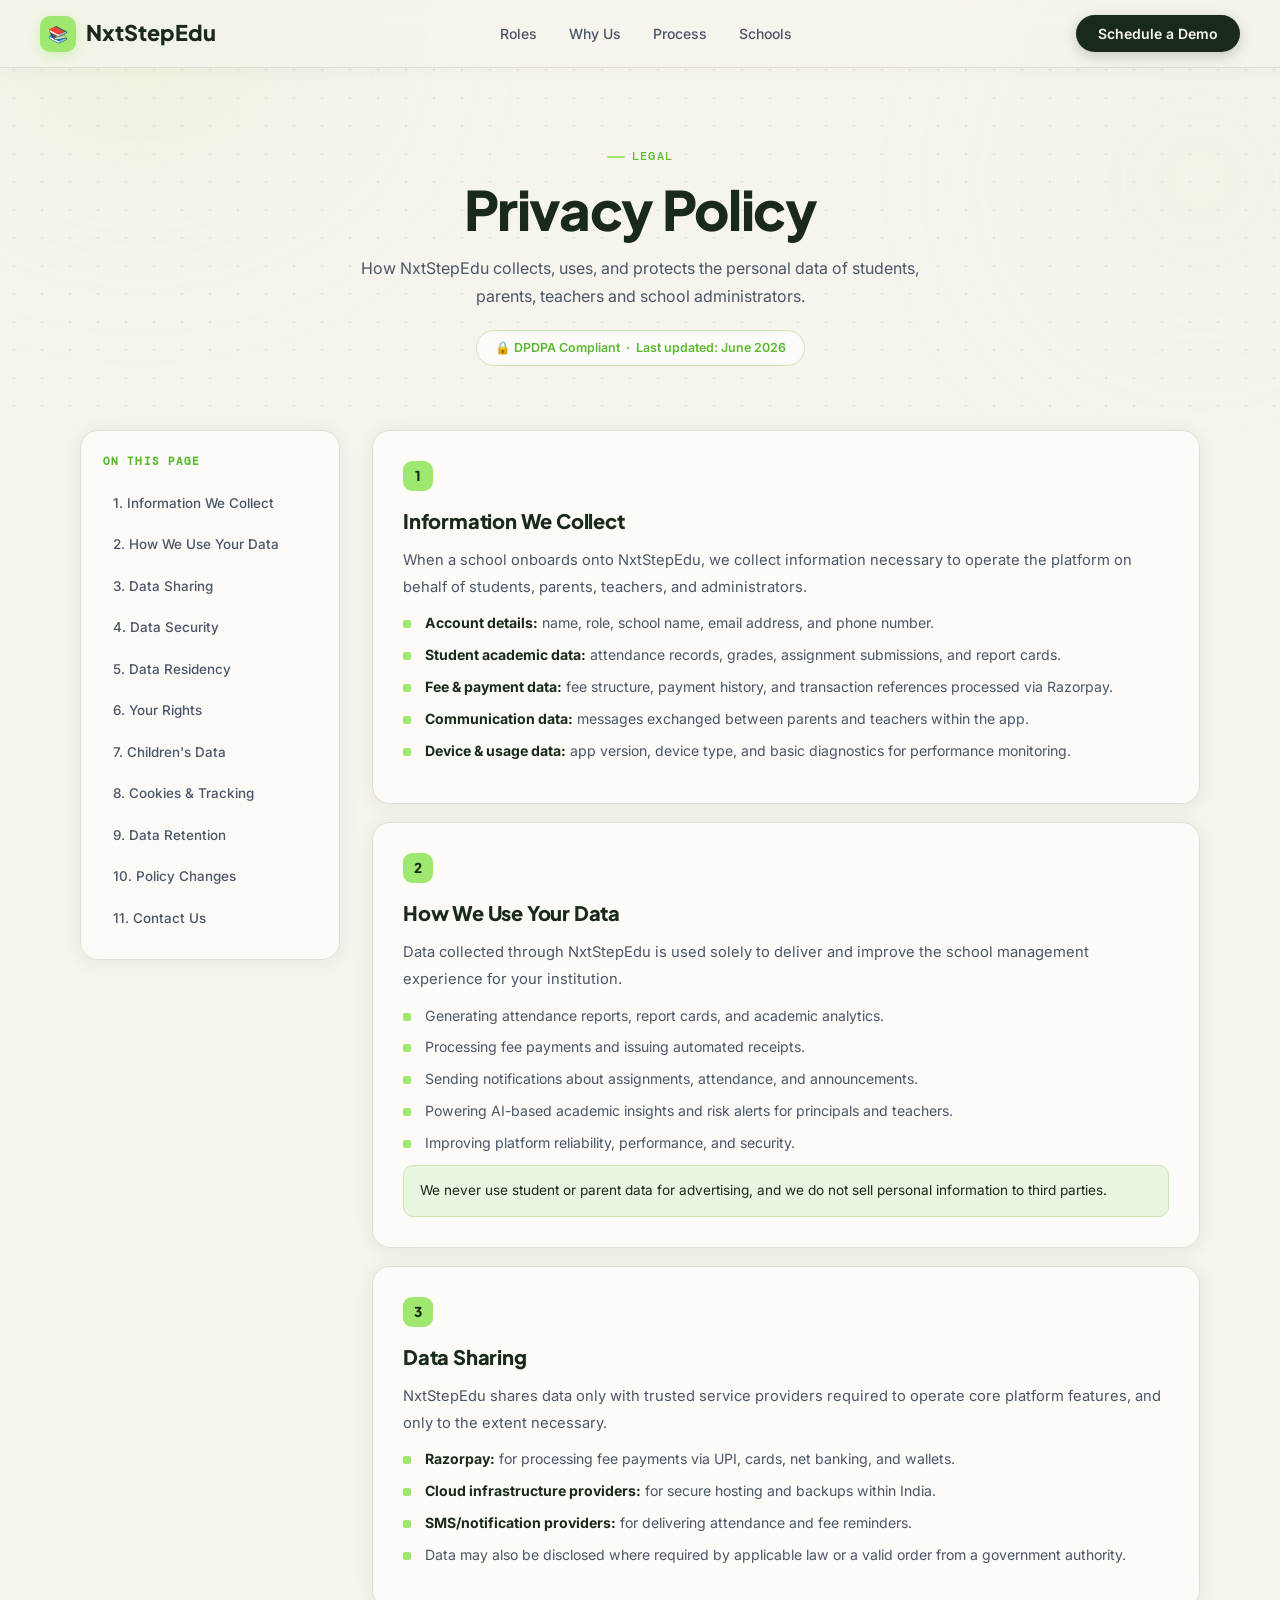
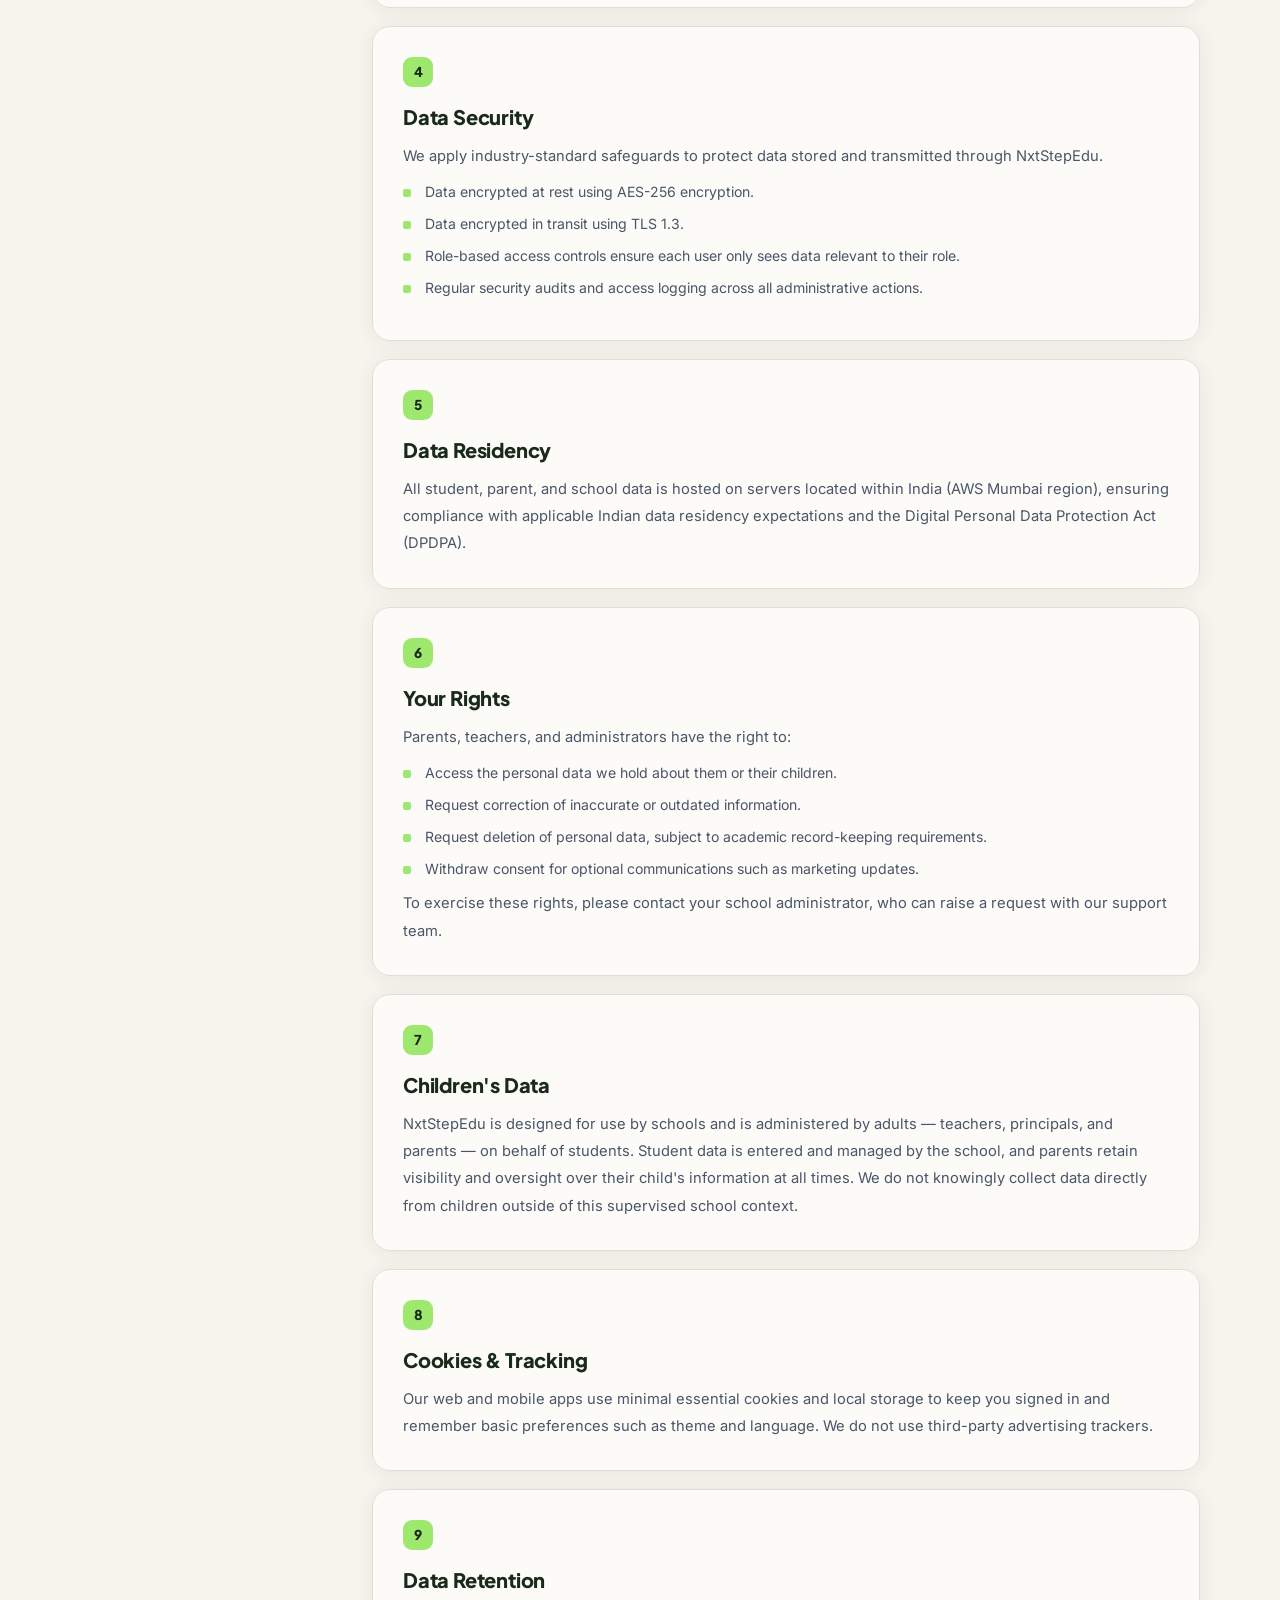
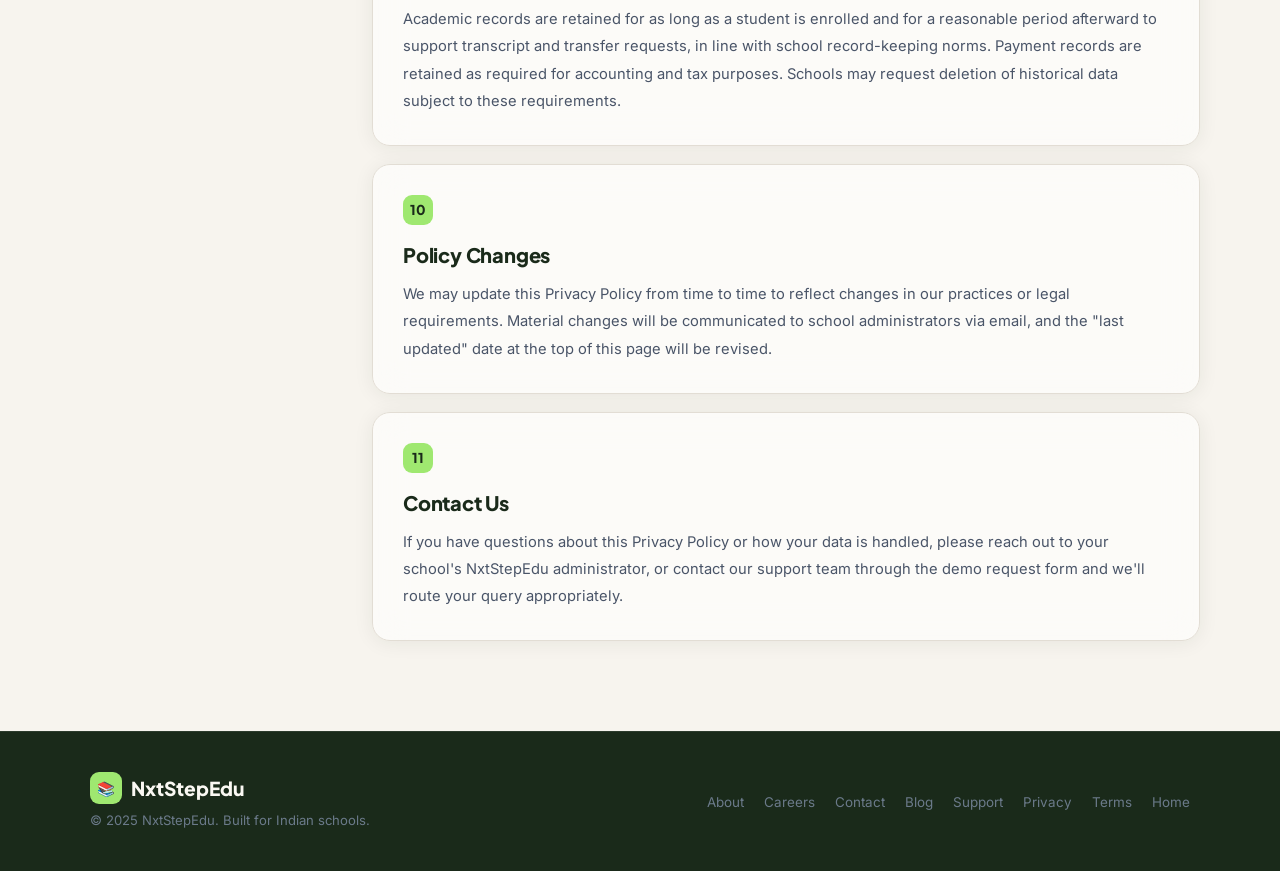
<file: landing_page/privacy.html>
<!DOCTYPE html>
<html lang="en">
<head>
<meta charset="UTF-8">
<meta name="viewport" content="width=device-width, initial-scale=1.0">
<title>Privacy Policy — NxtStepEdu</title>
<link rel="preconnect" href="https://fonts.googleapis.com">
<link rel="preconnect" href="https://fonts.gstatic.com" crossorigin>
<link href="https://fonts.googleapis.com/css2?family=Plus+Jakarta+Sans:wght@400;500;600;700;800&family=Inter:wght@400;500;600&family=DM+Mono:wght@400;500&display=swap" rel="stylesheet">
<style>
*,*::before,*::after{box-sizing:border-box;margin:0;padding:0}
:root{
  --cream:#F7F4EE;
  --cream2:#F0EDE5;
  --green:#9FE870;
  --green-dark:#5CB832;
  --green-pale:#E8F5E0;
  --ink:#1A2A1A;
  --slate:#4A5568;
  --muted:#8896A5;
  --white:#FAF8F3;
  --border:#E2DDD4;
  --border2:#C8E8B0;
  --radius:18px;
  --radius-sm:10px;
  --shadow:0 2px 20px rgba(26,42,26,.07);
  --shadow-md:0 8px 40px rgba(26,42,26,.1);
}
html{scroll-behavior:smooth}
body{background:var(--cream);color:var(--ink);font-family:"Inter",sans-serif;overflow-x:hidden;line-height:1.6}
::-webkit-scrollbar{width:5px}
::-webkit-scrollbar-track{background:var(--cream)}
::-webkit-scrollbar-thumb{background:var(--green-dark);border-radius:3px}
.d{font-family:"Plus Jakarta Sans",sans-serif}
button{cursor:pointer;font-family:"Inter",sans-serif}
a{text-decoration:none;color:inherit}

/* NAV (shared) */
nav{
  position:fixed;top:0;left:0;right:0;z-index:100;
  padding:0 40px;height:68px;
  display:flex;align-items:center;justify-content:space-between;
  background:rgba(247,244,238,.45);
  backdrop-filter:blur(14px);
  -webkit-backdrop-filter:blur(14px);
  border-bottom:1px solid var(--border);
  box-shadow:0 2px 16px rgba(26,42,26,.04);
}
.logo{
  font-family:"Plus Jakarta Sans",sans-serif;
  font-size:1.35rem;font-weight:800;
  display:flex;align-items:center;gap:10px;
  color:var(--ink);
}
.logo-mark{
  width:36px;height:36px;
  background:var(--green);
  border-radius:10px;
  display:flex;align-items:center;justify-content:center;
  font-size:1rem;
  box-shadow:0 4px 12px rgba(159,232,112,.4);
  transition:transform .2s;
}
.logo:hover .logo-mark{transform:rotate(-6deg) scale(1.05)}
.nav-links{display:flex;gap:32px;list-style:none}
.nav-links a{
  color:var(--slate);font-size:.875rem;font-weight:500;
  transition:color .2s;position:relative;
}
.nav-links a::after{
  content:"";position:absolute;bottom:-3px;left:0;right:0;
  height:2px;background:var(--green);border-radius:2px;
  transform:scaleX(0);transform-origin:left;
  transition:transform .25s ease;
}
.nav-links a:hover{color:var(--ink)}
.nav-links a:hover::after{transform:scaleX(1)}
.nav-right{display:flex;gap:10px;align-items:center}
.btn-primary{
  background:var(--ink);color:var(--white);
  border:none;padding:10px 22px;border-radius:50px;
  font-size:.875rem;font-weight:600;
  transition:all .22s;
  box-shadow:0 4px 14px rgba(26,42,26,.22);
}
.btn-primary:hover{background:#2d4a2d;transform:translateY(-1px);box-shadow:0 6px 20px rgba(26,42,26,.3)}
.ham{display:none;flex-direction:column;gap:5px;background:none;border:none;padding:4px}
.ham span{width:22px;height:2px;background:var(--ink);border-radius:2px;transition:all .3s;display:block}
.mob-menu{
  display:none;position:fixed;top:68px;left:0;right:0;
  background:rgba(247,244,238,.97);backdrop-filter:blur(50px);-webkit-backdrop-filter:blur(50px);
  border-bottom:1px solid var(--border);
  padding:20px 20px;flex-direction:column;gap:12px;z-index:99;
}
.mob-menu.open{display:flex}
.mob-menu a{color:var(--slate);font-size:.95rem;padding:8px 0;border-bottom:1px solid var(--border)}

/* HERO BANNER */
.legal-hero{
  position:relative;
  padding:140px 20px 64px;
  text-align:center;
  overflow:hidden;
}
.legal-hero::before{
  content:"";position:absolute;inset:0;
  background-image:radial-gradient(rgba(26,42,26,.07) 1.5px,transparent 1.5px);
  background-size:28px 28px;
  pointer-events:none;
}
.legal-glow{position:absolute;border-radius:50%;filter:blur(100px);pointer-events:none}
.lg1{width:600px;height:420px;background:radial-gradient(#9FE870,transparent 70%);opacity:.18;top:-160px;left:-160px}
.lg2{width:480px;height:480px;background:radial-gradient(#9FE870,transparent 70%);opacity:.12;top:-60px;right:-160px}
.legal-eyebrow{
  display:inline-flex;align-items:center;gap:7px;
  font-family:"DM Mono",monospace;
  font-size:.72rem;letter-spacing:.1em;text-transform:uppercase;
  color:var(--green-dark);font-weight:500;
  margin-bottom:14px;position:relative;z-index:2;
}
.legal-eyebrow::before{content:"";width:18px;height:2px;background:var(--green);border-radius:2px}
.legal-title{
  font-family:"Plus Jakarta Sans",sans-serif;
  font-size:clamp(2rem,6vw,3.4rem);
  font-weight:800;line-height:1.1;
  letter-spacing:-.025em;
  color:var(--ink);margin-bottom:14px;
  position:relative;z-index:2;
}
.legal-sub{
  color:var(--slate);font-size:1rem;max-width:560px;
  margin:0 auto;line-height:1.75;position:relative;z-index:2;
}
.legal-meta{
  display:inline-flex;align-items:center;gap:8px;
  margin-top:20px;
  background:rgba(255,255,255,.6);
  border:1.5px solid var(--border2);
  backdrop-filter:blur(10px);-webkit-backdrop-filter:blur(10px);
  padding:7px 18px;border-radius:50px;
  font-size:.78rem;font-weight:600;color:var(--green-dark);
  position:relative;z-index:2;
}

/* LAYOUT */
.legal-wrap{
  max-width:1160px;margin:0 auto;
  padding:0 20px 90px;
  display:grid;grid-template-columns:260px 1fr;gap:32px;
  align-items:start;
}
.legal-toc{
  position:sticky;top:90px;
  background:rgba(255,255,255,.55);
  border:1.5px solid var(--border);
  backdrop-filter:blur(16px);-webkit-backdrop-filter:blur(16px);
  border-radius:var(--radius);
  padding:22px;
  box-shadow:var(--shadow);
}
.toc-title{
  font-family:"DM Mono",monospace;
  font-size:.7rem;letter-spacing:.1em;text-transform:uppercase;
  color:var(--green-dark);font-weight:600;margin-bottom:14px;
}
.toc-list{list-style:none;display:flex;flex-direction:column;gap:4px}
.toc-list a{
  display:block;font-size:.84rem;color:var(--slate);
  padding:8px 10px;border-radius:var(--radius-sm);
  transition:all .2s;font-weight:500;
}
.toc-list a:hover{background:var(--green-pale);color:var(--ink)}

.legal-content{display:flex;flex-direction:column;gap:18px}
.legal-card{
  background:rgba(255,255,255,.6);
  border:1.5px solid var(--border);
  backdrop-filter:blur(16px);-webkit-backdrop-filter:blur(16px);
  border-radius:var(--radius);
  padding:30px;
  box-shadow:var(--shadow);
  transition:border-color .25s, box-shadow .25s;
  scroll-margin-top:90px;
}
.legal-card:hover{border-color:var(--border2);box-shadow:var(--shadow-md)}
.legal-card-num{
  display:inline-flex;align-items:center;justify-content:center;
  width:30px;height:30px;border-radius:9px;
  background:var(--green);color:var(--ink);
  font-family:"Plus Jakarta Sans",sans-serif;font-weight:800;font-size:.85rem;
  margin-bottom:14px;
}
.legal-card h2{
  font-family:"Plus Jakarta Sans",sans-serif;
  font-size:1.25rem;font-weight:800;color:var(--ink);
  margin-bottom:10px;letter-spacing:-.01em;
}
.legal-card p{color:var(--slate);font-size:.92rem;line-height:1.85;margin-bottom:10px}
.legal-card p:last-child{margin-bottom:0}
.legal-card ul{list-style:none;display:flex;flex-direction:column;gap:8px;margin:10px 0}
.legal-card ul li{
  font-size:.88rem;color:var(--slate);line-height:1.7;
  padding-left:22px;position:relative;
}
.legal-card ul li::before{
  content:"";position:absolute;left:0;top:9px;
  width:8px;height:8px;border-radius:2px;
  background:var(--green);
}
.legal-card strong{color:var(--ink);font-weight:700}
.legal-highlight{
  background:var(--green-pale);
  border:1px solid var(--border2);
  border-radius:var(--radius-sm);
  padding:14px 16px;
  font-size:.85rem;color:var(--ink);
  margin-top:8px;
}

@media(max-width:900px){
  .legal-wrap{grid-template-columns:1fr}
  .legal-toc{position:static;order:-1}
}
@media(max-width:768px){
  nav{padding:0 16px}
  .nav-links,.nav-right{display:none}
  .ham{display:flex}
}
@media(max-width:640px){
  .legal-hero{padding:100px 16px 48px}
  .legal-wrap{padding:0 16px 64px}
  .legal-card{padding:22px}
  footer{padding:28px 16px}
  .footer-inner{flex-direction:column;text-align:center;align-items:center}
  .footer-links{justify-content:center}
}

/* FOOTER (shared) */
footer{background:var(--ink);border-top:1px solid rgba(255,255,255,.08);padding:40px 20px;max-width:100%}
.footer-inner{max-width:1100px;margin:0 auto;display:flex;justify-content:space-between;align-items:center;flex-wrap:wrap;gap:16px}
.footer-logo{font-family:"Plus Jakarta Sans",sans-serif;font-size:1.2rem;font-weight:800;color:var(--white);display:flex;align-items:center;gap:9px}
.footer-logo-mark{width:32px;height:32px;background:var(--green);border-radius:9px;display:flex;align-items:center;justify-content:center;font-size:.9rem}
.footer-copy{font-size:.82rem;color:#6B7A8A;margin-top:4px}
.footer-links{display:flex;gap:20px;list-style:none;flex-wrap:wrap}
.footer-links a{font-size:.84rem;color:#6B7A8A;transition:color .2s}
.footer-links a:hover{color:var(--green)}

/* MODAL (shared) */
.modal-overlay{
  position:fixed;inset:0;z-index:200;
  background:rgba(26,42,26,.55);
  backdrop-filter:blur(4px);-webkit-backdrop-filter:blur(4px);
  display:none;align-items:center;justify-content:center;
  padding:20px;
  opacity:0;transition:opacity .25s ease;
}
.modal-overlay.open{display:flex;opacity:1}
.modal-card{
  background:var(--white);border-radius:var(--radius);
  border:1.5px solid var(--border);
  max-width:460px;width:100%;
  padding:32px;
  box-shadow:var(--shadow-md);
  position:relative;
  transform:translateY(16px) scale(.98);
  transition:transform .25s ease;
  max-height:90vh;overflow-y:auto;
}
.modal-overlay.open .modal-card{transform:translateY(0) scale(1)}
.modal-close{
  position:absolute;top:16px;right:16px;
  width:32px;height:32px;border-radius:50%;
  background:var(--cream);border:1.5px solid var(--border);
  display:flex;align-items:center;justify-content:center;
  font-size:1rem;color:var(--slate);
  transition:all .2s;
}
.modal-close:hover{background:var(--green-pale);border-color:var(--border2);color:var(--ink)}
.modal-icon{
  width:48px;height:48px;border-radius:13px;background:var(--green-pale);
  display:flex;align-items:center;justify-content:center;
  font-size:1.4rem;margin-bottom:16px;
}
.modal-title{
  font-family:"Plus Jakarta Sans",sans-serif;
  font-size:1.4rem;font-weight:800;color:var(--ink);
  margin-bottom:6px;
}
.modal-sub{font-size:.85rem;color:var(--slate);margin-bottom:24px;line-height:1.6}
.form-group{margin-bottom:14px}
.form-label{
  display:block;font-size:.78rem;font-weight:600;color:var(--ink);
  margin-bottom:6px;
}
.form-input{
  width:100%;padding:11px 14px;border-radius:var(--radius-sm);
  border:1.5px solid var(--border);background:var(--cream);
  font-size:.88rem;color:var(--ink);
  font-family:"Inter",sans-serif;
  transition:border-color .2s,background .2s;
}
.form-input:focus{outline:none;border-color:var(--green-dark);background:var(--white)}
.form-row{display:grid;grid-template-columns:1fr 1fr;gap:12px}
.form-submit{
  width:100%;margin-top:10px;
  background:var(--ink);color:var(--white);
  border:none;border-radius:50px;
  padding:13px;font-size:.92rem;font-weight:700;
  font-family:"Plus Jakarta Sans",sans-serif;
  transition:background .2s;
}
.form-submit:hover{background:#2d4a2d}
.form-success{text-align:center;padding:20px 0;display:none}
.form-success.show{display:block}
.form-success .modal-icon{margin:0 auto 16px;background:var(--green-pale)}
@media(max-width:480px){
  .form-row{grid-template-columns:1fr}
  .modal-card{padding:24px}
}
@media(prefers-reduced-motion:reduce){*{animation-duration:.01ms!important;transition-duration:.01ms!important}}
</style>
</head>
<body>

<nav id="nav">
  <a class="logo" href="index.html">
    <div class="logo-mark">📚</div>
    NxtStepEdu
  </a>
  <ul class="nav-links">
    <li><a href="index.html#roles">Roles</a></li>
    <li><a href="index.html#features">Why Us</a></li>
    <li><a href="index.html#how">Process</a></li>
    <li><a href="index.html#schools">Schools</a></li>
  </ul>
  <div class="nav-right">
    <button class="btn-primary" onclick="openDemoModal()">Schedule a Demo</button>
  </div>
  <button class="ham" id="ham" aria-label="Menu">
    <span></span><span></span><span></span>
  </button>
</nav>

<div class="mob-menu" id="mob">
  <a href="index.html#roles">Roles</a>
  <a href="index.html#features">Why Us</a>
  <a href="index.html#how">Process</a>
  <a href="index.html#schools">Schools</a>
  <button class="btn-primary" style="margin-top:8px;border-radius:50px;padding:12px" onclick="openDemoModal()">Schedule a Demo</button>
</div>

<section class="legal-hero">
  <div class="legal-glow lg1"></div>
  <div class="legal-glow lg2"></div>
  <div class="legal-eyebrow">Legal</div>
  <h1 class="legal-title d">Privacy Policy</h1>
  <p class="legal-sub">How NxtStepEdu collects, uses, and protects the personal data of students, parents, teachers and school administrators.</p>
  <div class="legal-meta">🔒 DPDPA Compliant &nbsp;·&nbsp; Last updated: June 2026</div>
</section>

<div class="legal-wrap">
  <aside class="legal-toc">
    <div class="toc-title">On this page</div>
    <ul class="toc-list">
      <li><a href="#info-we-collect">1. Information We Collect</a></li>
      <li><a href="#how-we-use">2. How We Use Your Data</a></li>
      <li><a href="#data-sharing">3. Data Sharing</a></li>
      <li><a href="#data-security">4. Data Security</a></li>
      <li><a href="#data-residency">5. Data Residency</a></li>
      <li><a href="#your-rights">6. Your Rights</a></li>
      <li><a href="#childrens-data">7. Children's Data</a></li>
      <li><a href="#cookies">8. Cookies &amp; Tracking</a></li>
      <li><a href="#retention">9. Data Retention</a></li>
      <li><a href="#changes">10. Policy Changes</a></li>
      <li><a href="#contact">11. Contact Us</a></li>
    </ul>
  </aside>

  <div class="legal-content">
    <div class="legal-card" id="info-we-collect">
      <div class="legal-card-num">1</div>
      <h2 class="d">Information We Collect</h2>
      <p>When a school onboards onto NxtStepEdu, we collect information necessary to operate the platform on behalf of students, parents, teachers, and administrators.</p>
      <ul>
        <li><strong>Account details:</strong> name, role, school name, email address, and phone number.</li>
        <li><strong>Student academic data:</strong> attendance records, grades, assignment submissions, and report cards.</li>
        <li><strong>Fee &amp; payment data:</strong> fee structure, payment history, and transaction references processed via Razorpay.</li>
        <li><strong>Communication data:</strong> messages exchanged between parents and teachers within the app.</li>
        <li><strong>Device &amp; usage data:</strong> app version, device type, and basic diagnostics for performance monitoring.</li>
      </ul>
    </div>

    <div class="legal-card" id="how-we-use">
      <div class="legal-card-num">2</div>
      <h2 class="d">How We Use Your Data</h2>
      <p>Data collected through NxtStepEdu is used solely to deliver and improve the school management experience for your institution.</p>
      <ul>
        <li>Generating attendance reports, report cards, and academic analytics.</li>
        <li>Processing fee payments and issuing automated receipts.</li>
        <li>Sending notifications about assignments, attendance, and announcements.</li>
        <li>Powering AI-based academic insights and risk alerts for principals and teachers.</li>
        <li>Improving platform reliability, performance, and security.</li>
      </ul>
      <div class="legal-highlight">We never use student or parent data for advertising, and we do not sell personal information to third parties.</div>
    </div>

    <div class="legal-card" id="data-sharing">
      <div class="legal-card-num">3</div>
      <h2 class="d">Data Sharing</h2>
      <p>NxtStepEdu shares data only with trusted service providers required to operate core platform features, and only to the extent necessary.</p>
      <ul>
        <li><strong>Razorpay:</strong> for processing fee payments via UPI, cards, net banking, and wallets.</li>
        <li><strong>Cloud infrastructure providers:</strong> for secure hosting and backups within India.</li>
        <li><strong>SMS/notification providers:</strong> for delivering attendance and fee reminders.</li>
        <li>Data may also be disclosed where required by applicable law or a valid order from a government authority.</li>
      </ul>
    </div>

    <div class="legal-card" id="data-security">
      <div class="legal-card-num">4</div>
      <h2 class="d">Data Security</h2>
      <p>We apply industry-standard safeguards to protect data stored and transmitted through NxtStepEdu.</p>
      <ul>
        <li>Data encrypted at rest using AES-256 encryption.</li>
        <li>Data encrypted in transit using TLS 1.3.</li>
        <li>Role-based access controls ensure each user only sees data relevant to their role.</li>
        <li>Regular security audits and access logging across all administrative actions.</li>
      </ul>
    </div>

    <div class="legal-card" id="data-residency">
      <div class="legal-card-num">5</div>
      <h2 class="d">Data Residency</h2>
      <p>All student, parent, and school data is hosted on servers located within India (AWS Mumbai region), ensuring compliance with applicable Indian data residency expectations and the Digital Personal Data Protection Act (DPDPA).</p>
    </div>

    <div class="legal-card" id="your-rights">
      <div class="legal-card-num">6</div>
      <h2 class="d">Your Rights</h2>
      <p>Parents, teachers, and administrators have the right to:</p>
      <ul>
        <li>Access the personal data we hold about them or their children.</li>
        <li>Request correction of inaccurate or outdated information.</li>
        <li>Request deletion of personal data, subject to academic record-keeping requirements.</li>
        <li>Withdraw consent for optional communications such as marketing updates.</li>
      </ul>
      <p>To exercise these rights, please contact your school administrator, who can raise a request with our support team.</p>
    </div>

    <div class="legal-card" id="childrens-data">
      <div class="legal-card-num">7</div>
      <h2 class="d">Children's Data</h2>
      <p>NxtStepEdu is designed for use by schools and is administered by adults — teachers, principals, and parents — on behalf of students. Student data is entered and managed by the school, and parents retain visibility and oversight over their child's information at all times. We do not knowingly collect data directly from children outside of this supervised school context.</p>
    </div>

    <div class="legal-card" id="cookies">
      <div class="legal-card-num">8</div>
      <h2 class="d">Cookies &amp; Tracking</h2>
      <p>Our web and mobile apps use minimal essential cookies and local storage to keep you signed in and remember basic preferences such as theme and language. We do not use third-party advertising trackers.</p>
    </div>

    <div class="legal-card" id="retention">
      <div class="legal-card-num">9</div>
      <h2 class="d">Data Retention</h2>
      <p>Academic records are retained for as long as a student is enrolled and for a reasonable period afterward to support transcript and transfer requests, in line with school record-keeping norms. Payment records are retained as required for accounting and tax purposes. Schools may request deletion of historical data subject to these requirements.</p>
    </div>

    <div class="legal-card" id="changes">
      <div class="legal-card-num">10</div>
      <h2 class="d">Policy Changes</h2>
      <p>We may update this Privacy Policy from time to time to reflect changes in our practices or legal requirements. Material changes will be communicated to school administrators via email, and the "last updated" date at the top of this page will be revised.</p>
    </div>

    <div class="legal-card" id="contact">
      <div class="legal-card-num">11</div>
      <h2 class="d">Contact Us</h2>
      <p>If you have questions about this Privacy Policy or how your data is handled, please reach out to your school's NxtStepEdu administrator, or contact our support team through the demo request form and we'll route your query appropriately.</p>
    </div>
  </div>
</div>

<footer>
  <div class="footer-inner">
    <div>
      <div class="footer-logo">
        <div class="footer-logo-mark">📚</div>
        NxtStepEdu
      </div>
      <div class="footer-copy" style="margin-top:6px">© 2025 NxtStepEdu. Built for Indian schools.</div>
    </div>
    <ul class="footer-links">
      <li><a href="about.html">About</a></li>
      <li><a href="careers.html">Careers</a></li>
      <li><a href="contact.html">Contact</a></li>
      <li><a href="blog.html">Blog</a></li>
      <li><a href="support.html">Support</a></li>
      <li><a href="privacy.html">Privacy</a></li>
      <li><a href="terms.html">Terms</a></li>
      <li><a href="index.html">Home</a></li>
    </ul>
  </div>
</footer>

<div class="modal-overlay" id="demoModal">
  <div class="modal-card">
    <button class="modal-close" onclick="closeDemoModal()" aria-label="Close">✕</button>
    <div id="demoFormView">
      <div class="modal-icon">📅</div>
      <div class="modal-title d">Schedule a Demo</div>
      <div class="modal-sub">Tell us a bit about your school and we'll get in touch to set up a personalised walkthrough.</div>
      <form id="demoForm" onsubmit="submitDemoForm(event)">
        <div class="form-row">
          <div class="form-group">
            <label class="form-label">Your Name</label>
            <input class="form-input" type="text" placeholder="Full name" required>
          </div>
          <div class="form-group">
            <label class="form-label">Phone Number</label>
            <input class="form-input" type="tel" placeholder="10-digit mobile" required>
          </div>
        </div>
        <div class="form-group">
          <label class="form-label">Email Address</label>
          <input class="form-input" type="email" placeholder="you@school.edu" required>
        </div>
        <div class="form-group">
          <label class="form-label">School Name</label>
          <input class="form-input" type="text" placeholder="e.g. Delhi Public School" required>
        </div>
        <div class="form-row">
          <div class="form-group">
            <label class="form-label">City</label>
            <input class="form-input" type="text" placeholder="City" required>
          </div>
          <div class="form-group">
            <label class="form-label">No. of Students</label>
            <input class="form-input" type="number" placeholder="Approx. count">
          </div>
        </div>
        <button type="submit" class="form-submit">Request Demo →</button>
      </form>
    </div>
    <div class="form-success" id="demoSuccessView">
      <div class="modal-icon">✅</div>
      <div class="modal-title d">Request Received!</div>
      <div class="modal-sub">Thanks for reaching out. Our team will contact you within 24 hours to schedule your personalised demo.</div>
      <button class="form-submit" onclick="closeDemoModal()">Done</button>
    </div>
  </div>
</div>

<script>
function openDemoModal(){
  document.getElementById("demoModal").classList.add("open");
  document.getElementById("demoFormView").style.display="block";
  document.getElementById("demoSuccessView").classList.remove("show");
  document.getElementById("demoForm").reset();
  document.body.style.overflow="hidden";
}
function closeDemoModal(){
  document.getElementById("demoModal").classList.remove("open");
  document.body.style.overflow="";
}
function submitDemoForm(e){
  e.preventDefault();
  document.getElementById("demoFormView").style.display="none";
  document.getElementById("demoSuccessView").classList.add("show");
}
document.getElementById("demoModal").addEventListener("click",e=>{
  if(e.target.id==="demoModal")closeDemoModal();
});

const ham=document.getElementById("ham"),mob=document.getElementById("mob");
ham.addEventListener("click",()=>mob.classList.toggle("open"));
mob.querySelectorAll("a").forEach(a=>a.addEventListener("click",()=>mob.classList.remove("open")));
</script>
</body>
</html>
</file>
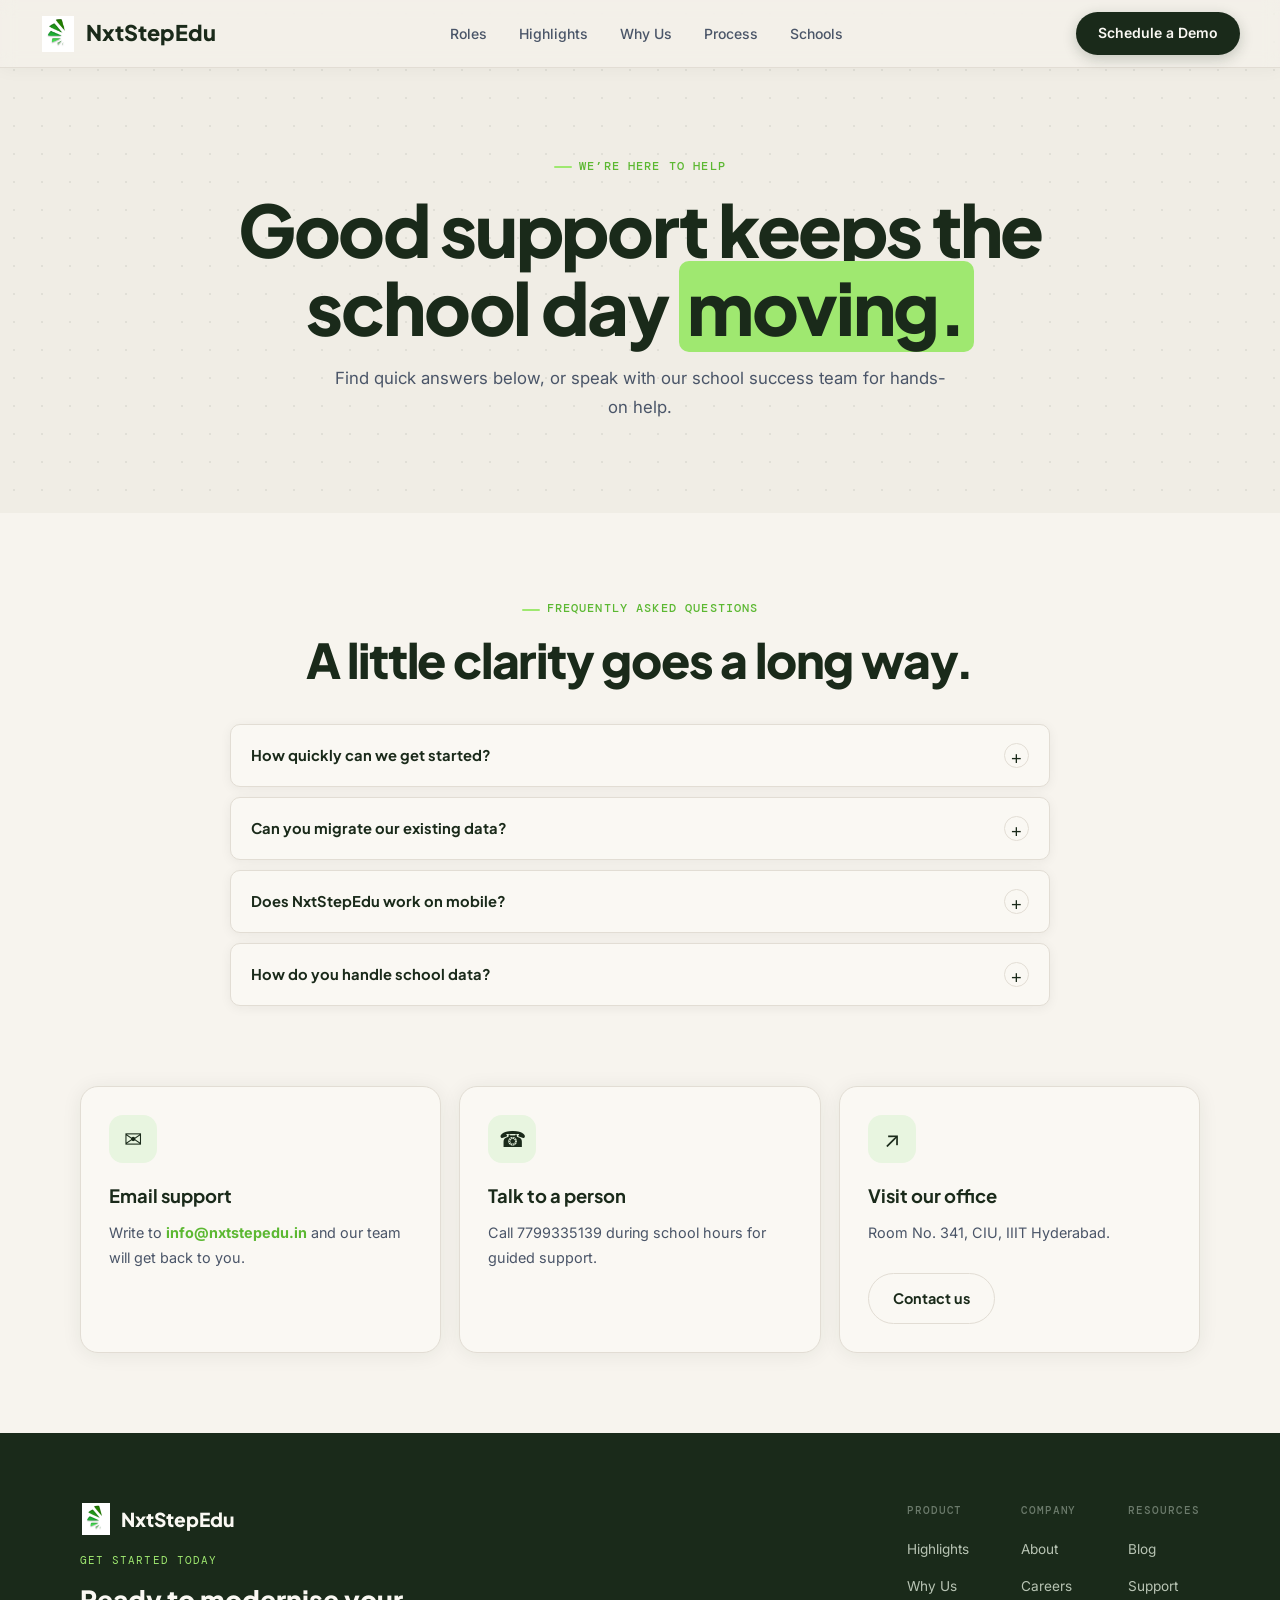
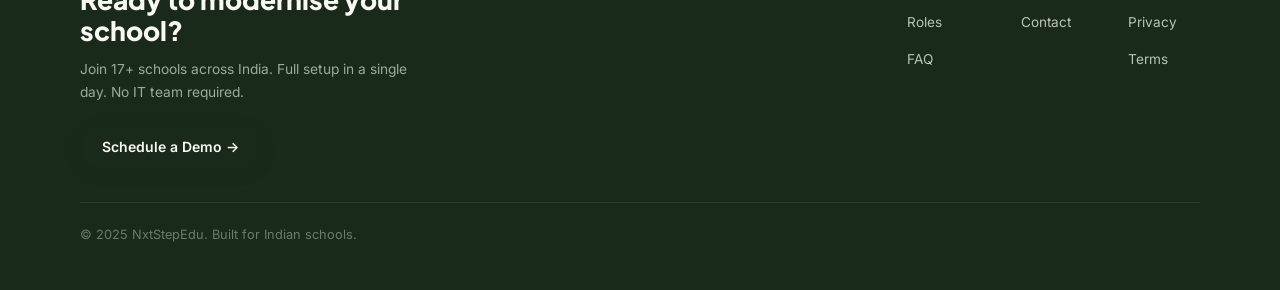
<file: landing_page/support.html>
<!doctype html>
<html lang="en"><head><meta charset="UTF-8"><meta name="viewport" content="width=device-width, initial-scale=1.0"><title>NxtStepEdu Support | Help for Your School</title><link rel="preconnect" href="https://fonts.googleapis.com"><link rel="preconnect" href="https://fonts.gstatic.com" crossorigin><link href="https://fonts.googleapis.com/css2?family=Plus+Jakarta+Sans:wght@400;500;600;700;800&family=Inter:wght@400;500;600&family=DM+Mono:wght@400;500&display=swap" rel="stylesheet"><link rel="stylesheet" href="site.css"></head>
<body><nav id="nav"><a class="logo" href="index.html"><div class="logo-mark"><img src="brochure/nxtstepedu_logo.png" alt=""></div>NxtStepEdu</a><ul class="nav-links"><li><a href="index.html#roles">Roles</a></li><li><a href="index.html#wow">Highlights</a></li><li><a href="index.html#features">Why Us</a></li><li><a href="index.html#how">Process</a></li><li><a href="index.html#schools">Schools</a></li></ul><div class="nav-right"><a class="btn-primary" href="contact.html#contact-form">Schedule a Demo</a></div><button class="ham" id="ham" aria-label="Menu"><span></span><span></span><span></span></button></nav><div class="mob-menu" id="mob"><a href="index.html#roles">Roles</a><a href="index.html#wow">Highlights</a><a href="index.html#features">Why Us</a><a href="index.html#how">Process</a><a href="index.html#schools">Schools</a><a class="btn-primary" href="contact.html#contact-form">Schedule a Demo</a></div>
<header class="page-hero"><div class="hero-inner"><div class="eyebrow">We’re here to help</div><h1 class="page-title">Good support keeps the school day <em>moving.</em></h1><p class="page-sub">Find quick answers below, or speak with our school success team for hands-on help.</p></div></header>
<main><section class="section"><div class="section-head center"><div class="eyebrow">Frequently asked questions</div><h2 class="section-title">A little clarity goes a long way.</h2></div><div class="faq-list"><div class="faq-item"><div class="faq-q">How quickly can we get started?<div class="faq-toggle">+</div></div><div class="faq-ans"><div class="faq-ans-inner">Most schools are up and running in a single day. Our team helps configure roles, migrate key data and guide your first steps.</div></div></div><div class="faq-item"><div class="faq-q">Can you migrate our existing data?<div class="faq-toggle">+</div></div><div class="faq-ans"><div class="faq-ans-inner">Yes. We support migration from Excel, Google Sheets and common school ERP systems, with checks to help keep your records accurate.</div></div></div><div class="faq-item"><div class="faq-q">Does NxtStepEdu work on mobile?<div class="faq-toggle">+</div></div><div class="faq-ans"><div class="faq-ans-inner">Yes. NxtStepEdu is responsive and designed for modern browsers, including low-bandwidth conditions across urban and rural India.</div></div></div><div class="faq-item"><div class="faq-q">How do you handle school data?<div class="faq-toggle">+</div></div><div class="faq-ans"><div class="faq-ans-inner">We handle personal data responsibly, use appropriate safeguards and design our processes around DPDPA principles. Read our <a href="privacy.html" style="color:var(--green-dark);font-weight:700">Privacy Policy</a> for more detail.</div></div></div></div></section><section class="section" style="padding-top:0"><div class="grid-3"><div class="card"><div class="icon-box">✉</div><h3>Email support</h3><p>Write to <a href="mailto:info@nxtstepedu.in" style="color:var(--green-dark);font-weight:700">info@nxtstepedu.in</a> and our team will get back to you.</p></div><div class="card"><div class="icon-box">☎</div><h3>Talk to a person</h3><p>Call <a href="tel:7799335139">7799335139</a> during school hours for guided support.</p></div><div class="card"><div class="icon-box">↗</div><h3>Visit our office</h3><p>Room No. 341, CIU, IIIT Hyderabad.</p><div class="actions"><a class="btn-outline" href="contact.html#contact-form">Contact us</a></div></div></div></section></main>
<footer><div class="footer-wrap"><div class="footer-top"><div class="footer-brand"><div class="footer-logo"><div class="footer-logo-mark"><img src="brochure/nxtstepedu_logo.png" alt=""></div>NxtStepEdu</div><div class="cta-badge">GET STARTED TODAY</div><h2 class="footer-brand-title d">Ready to modernise your school?</h2><p class="footer-brand-sub">Join 17+ schools across India. Full setup in a single day. No IT team required.</p><a class="btn-primary" href="contact.html#contact-form">Schedule a Demo →</a></div><div class="footer-cols"><div class="footer-col"><h4>Product</h4><ul><li><a href="index.html#wow">Highlights</a></li><li><a href="index.html#features">Why Us</a></li><li><a href="index.html#roles">Roles</a></li><li><a href="support.html">FAQ</a></li></ul></div><div class="footer-col"><h4>Company</h4><ul><li><a href="about.html">About</a></li><li><a href="careers.html">Careers</a></li><li><a href="contact.html">Contact</a></li></ul></div><div class="footer-col"><h4>Resources</h4><ul><li><a href="blog.html">Blog</a></li><li><a href="support.html">Support</a></li><li><a href="privacy.html">Privacy</a></li><li><a href="terms.html">Terms</a></li></ul></div></div></div><div class="footer-divider"></div><div class="footer-bottom"><div class="footer-copy">© 2025 NxtStepEdu. Built for Indian schools.</div></div></div></footer><script src="site.js"></script></body></html>
</file>
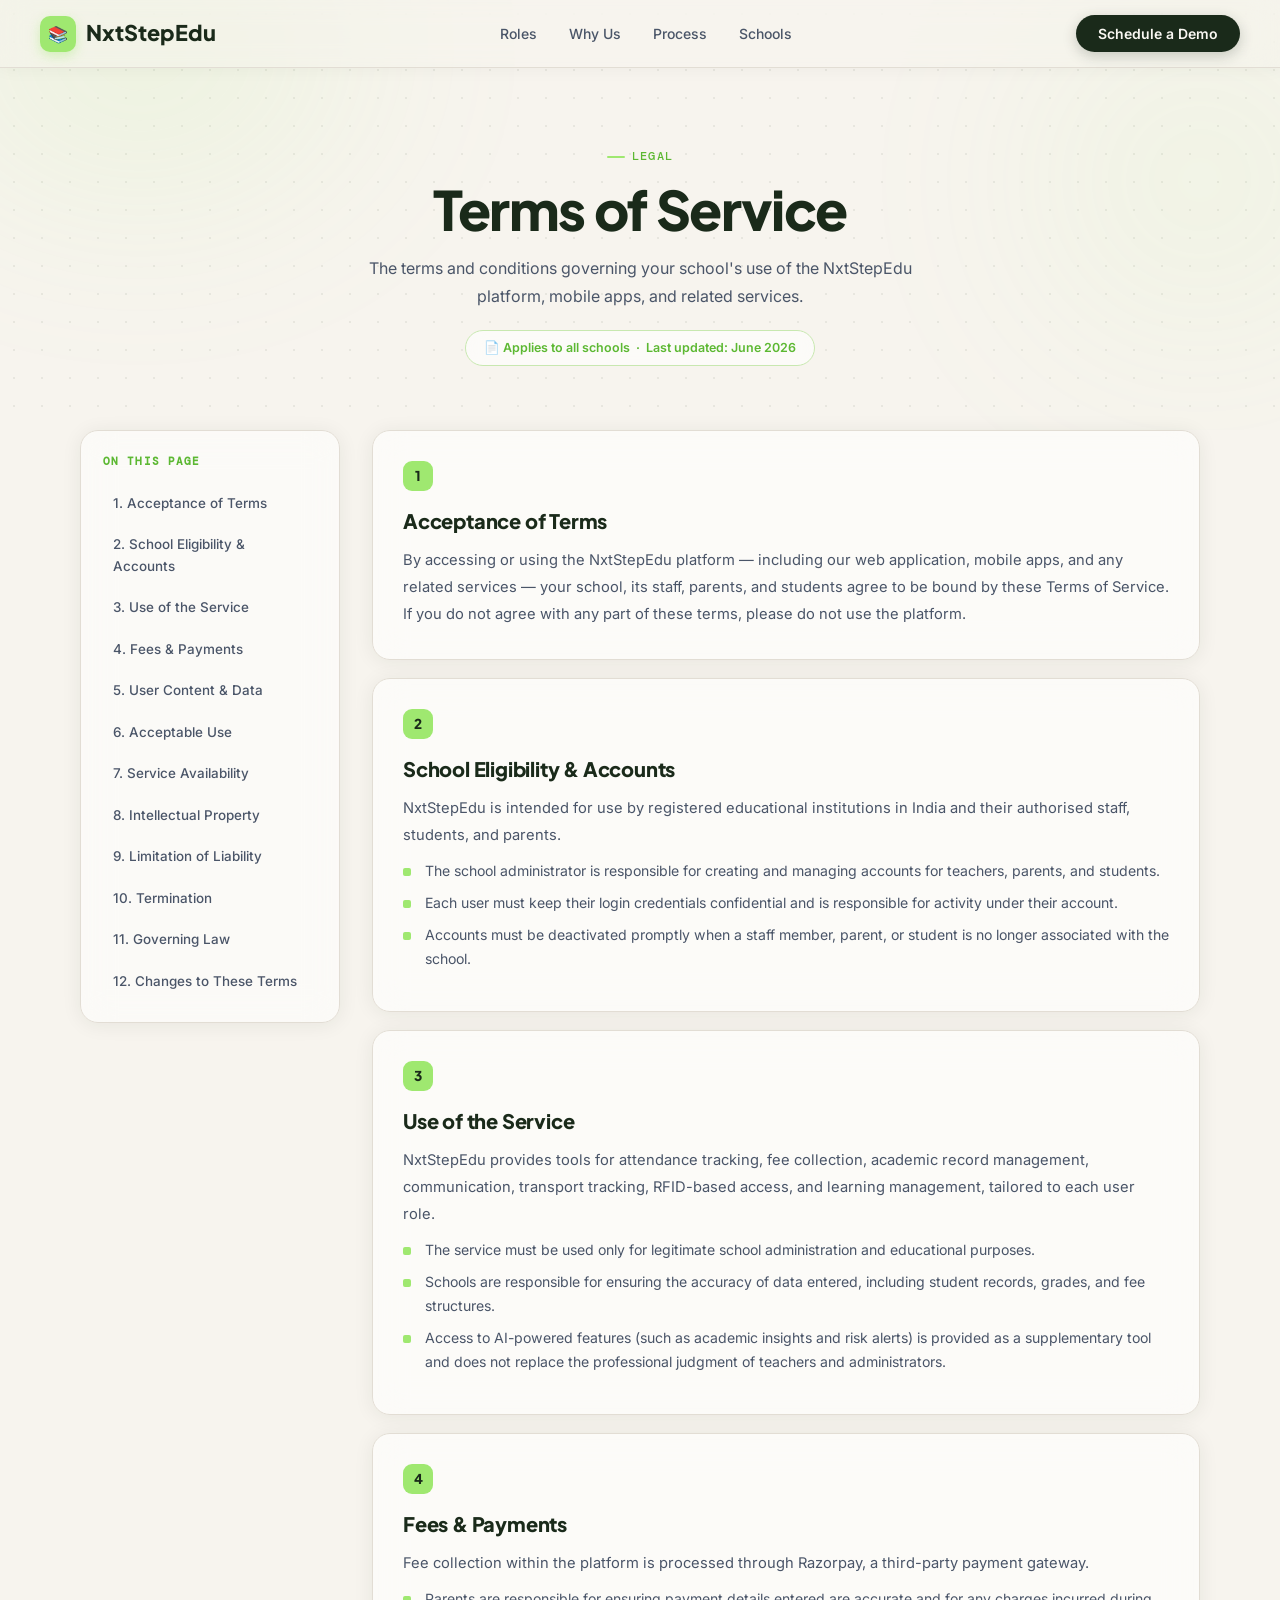
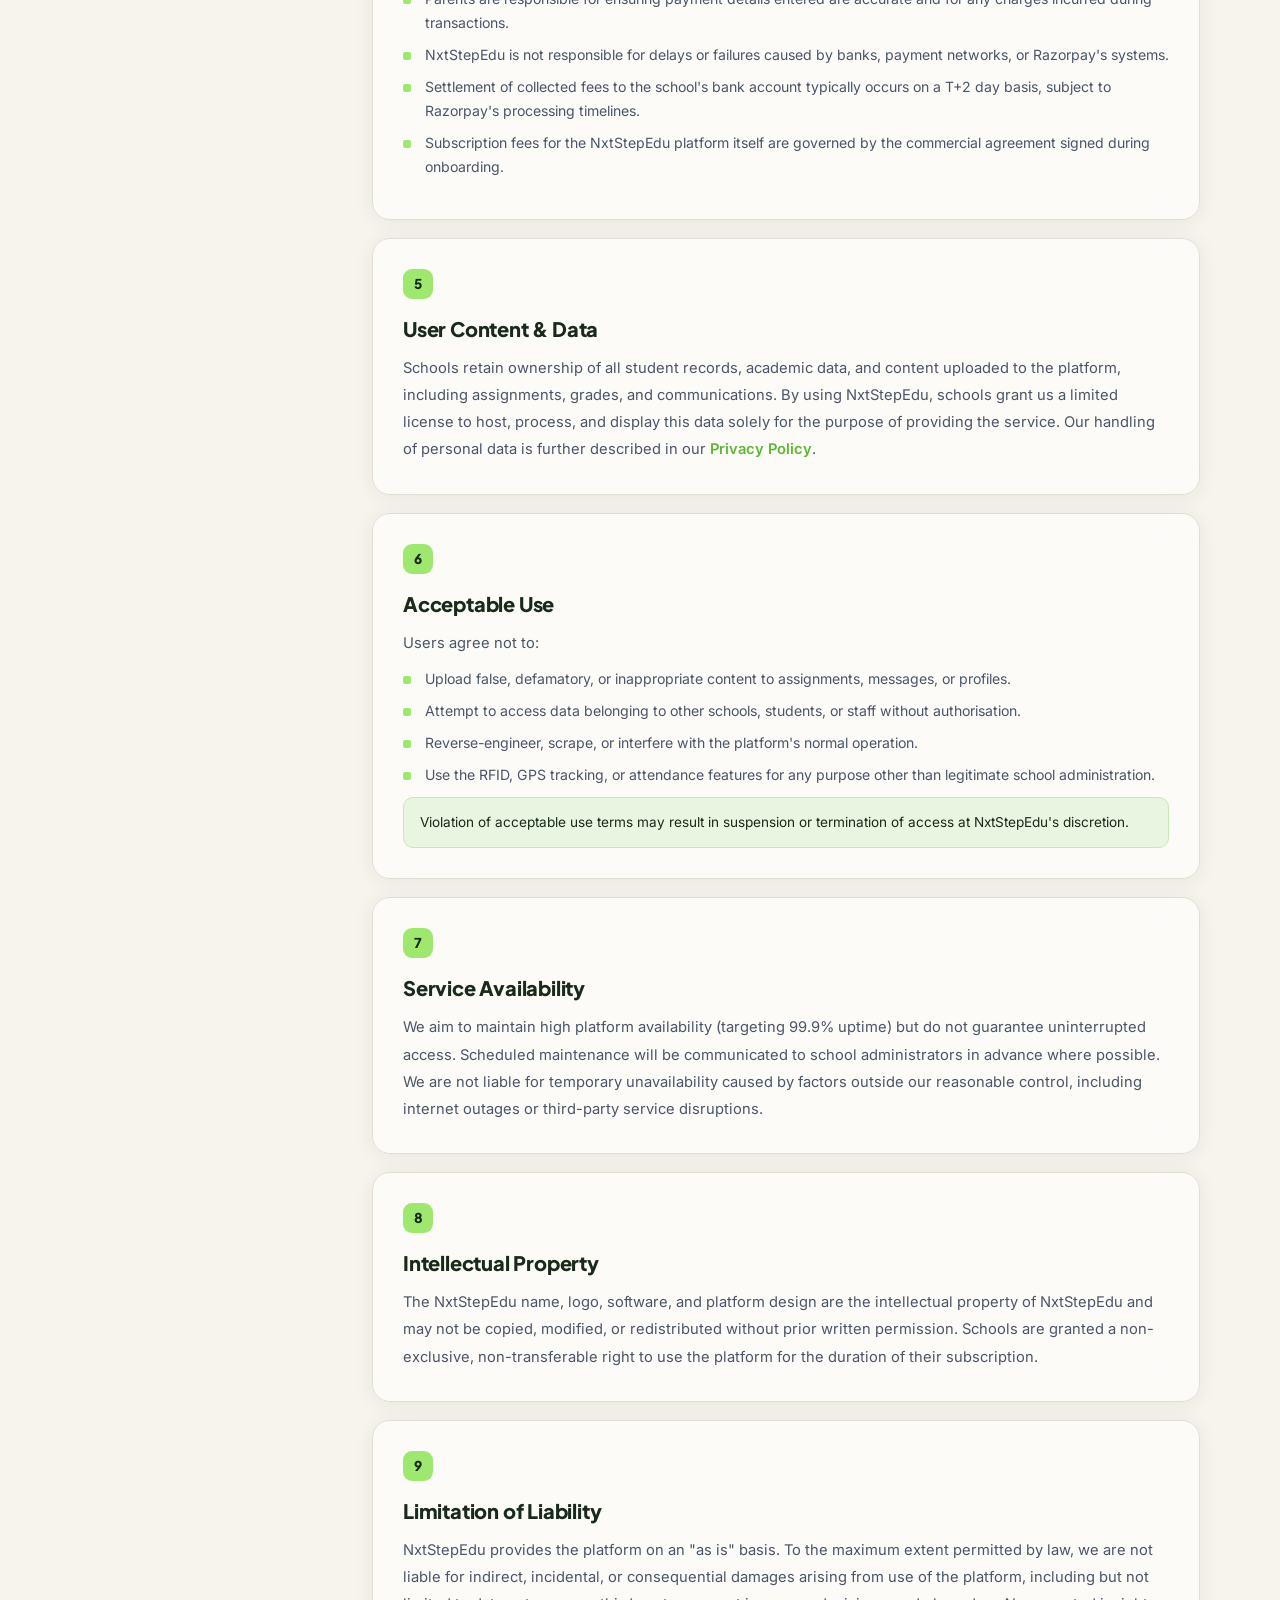
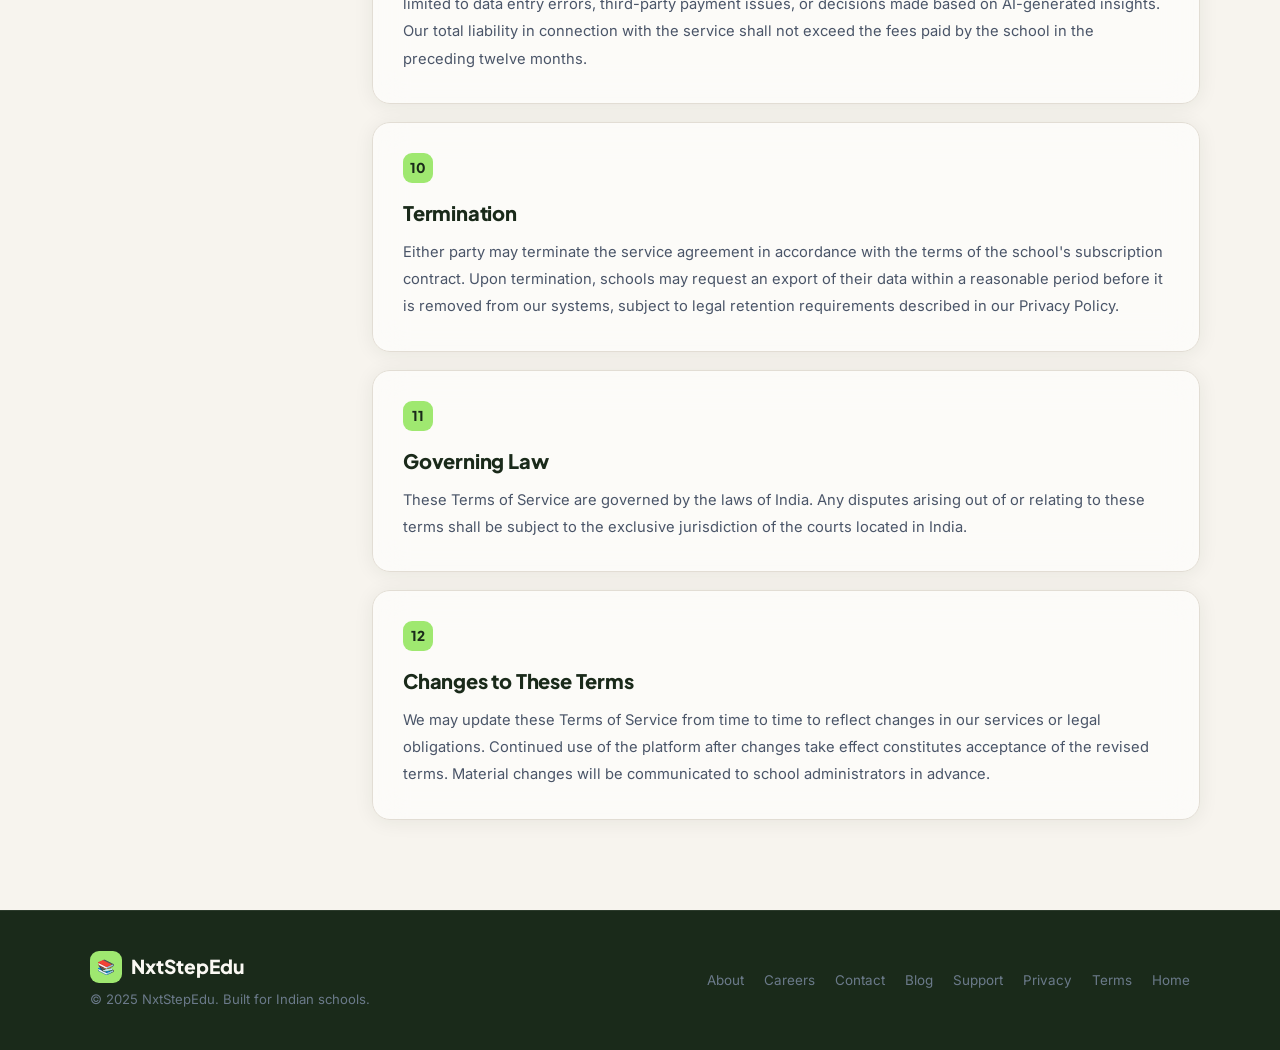
<file: landing_page/terms.html>
<!DOCTYPE html>
<html lang="en">
<head>
<meta charset="UTF-8">
<meta name="viewport" content="width=device-width, initial-scale=1.0">
<title>Terms of Service — NxtStepEdu</title>
<link rel="preconnect" href="https://fonts.googleapis.com">
<link rel="preconnect" href="https://fonts.gstatic.com" crossorigin>
<link href="https://fonts.googleapis.com/css2?family=Plus+Jakarta+Sans:wght@400;500;600;700;800&family=Inter:wght@400;500;600&family=DM+Mono:wght@400;500&display=swap" rel="stylesheet">
<style>
*,*::before,*::after{box-sizing:border-box;margin:0;padding:0}
:root{
  --cream:#F7F4EE;
  --cream2:#F0EDE5;
  --green:#9FE870;
  --green-dark:#5CB832;
  --green-pale:#E8F5E0;
  --ink:#1A2A1A;
  --slate:#4A5568;
  --muted:#8896A5;
  --white:#FAF8F3;
  --border:#E2DDD4;
  --border2:#C8E8B0;
  --radius:18px;
  --radius-sm:10px;
  --shadow:0 2px 20px rgba(26,42,26,.07);
  --shadow-md:0 8px 40px rgba(26,42,26,.1);
}
html{scroll-behavior:smooth}
body{background:var(--cream);color:var(--ink);font-family:"Inter",sans-serif;overflow-x:hidden;line-height:1.6}
::-webkit-scrollbar{width:5px}
::-webkit-scrollbar-track{background:var(--cream)}
::-webkit-scrollbar-thumb{background:var(--green-dark);border-radius:3px}
.d{font-family:"Plus Jakarta Sans",sans-serif}
button{cursor:pointer;font-family:"Inter",sans-serif}
a{text-decoration:none;color:inherit}

/* NAV (shared) */
nav{
  position:fixed;top:0;left:0;right:0;z-index:100;
  padding:0 40px;height:68px;
  display:flex;align-items:center;justify-content:space-between;
  background:rgba(247,244,238,.45);
  backdrop-filter:blur(14px);
  -webkit-backdrop-filter:blur(14px);
  border-bottom:1px solid var(--border);
  box-shadow:0 2px 16px rgba(26,42,26,.04);
}
.logo{
  font-family:"Plus Jakarta Sans",sans-serif;
  font-size:1.35rem;font-weight:800;
  display:flex;align-items:center;gap:10px;
  color:var(--ink);
}
.logo-mark{
  width:36px;height:36px;
  background:var(--green);
  border-radius:10px;
  display:flex;align-items:center;justify-content:center;
  font-size:1rem;
  box-shadow:0 4px 12px rgba(159,232,112,.4);
  transition:transform .2s;
}
.logo:hover .logo-mark{transform:rotate(-6deg) scale(1.05)}
.nav-links{display:flex;gap:32px;list-style:none}
.nav-links a{
  color:var(--slate);font-size:.875rem;font-weight:500;
  transition:color .2s;position:relative;
}
.nav-links a::after{
  content:"";position:absolute;bottom:-3px;left:0;right:0;
  height:2px;background:var(--green);border-radius:2px;
  transform:scaleX(0);transform-origin:left;
  transition:transform .25s ease;
}
.nav-links a:hover{color:var(--ink)}
.nav-links a:hover::after{transform:scaleX(1)}
.nav-right{display:flex;gap:10px;align-items:center}
.btn-primary{
  background:var(--ink);color:var(--white);
  border:none;padding:10px 22px;border-radius:50px;
  font-size:.875rem;font-weight:600;
  transition:all .22s;
  box-shadow:0 4px 14px rgba(26,42,26,.22);
}
.btn-primary:hover{background:#2d4a2d;transform:translateY(-1px);box-shadow:0 6px 20px rgba(26,42,26,.3)}
.ham{display:none;flex-direction:column;gap:5px;background:none;border:none;padding:4px}
.ham span{width:22px;height:2px;background:var(--ink);border-radius:2px;transition:all .3s;display:block}
.mob-menu{
  display:none;position:fixed;top:68px;left:0;right:0;
  background:rgba(247,244,238,.97);backdrop-filter:blur(50px);-webkit-backdrop-filter:blur(50px);
  border-bottom:1px solid var(--border);
  padding:20px 20px;flex-direction:column;gap:12px;z-index:99;
}
.mob-menu.open{display:flex}
.mob-menu a{color:var(--slate);font-size:.95rem;padding:8px 0;border-bottom:1px solid var(--border)}

/* HERO BANNER */
.legal-hero{
  position:relative;
  padding:140px 20px 64px;
  text-align:center;
  overflow:hidden;
}
.legal-hero::before{
  content:"";position:absolute;inset:0;
  background-image:radial-gradient(rgba(26,42,26,.07) 1.5px,transparent 1.5px);
  background-size:28px 28px;
  pointer-events:none;
}
.legal-glow{position:absolute;border-radius:50%;filter:blur(100px);pointer-events:none}
.lg1{width:600px;height:420px;background:radial-gradient(#9FE870,transparent 70%);opacity:.18;top:-160px;left:-160px}
.lg2{width:480px;height:480px;background:radial-gradient(#9FE870,transparent 70%);opacity:.12;top:-60px;right:-160px}
.legal-eyebrow{
  display:inline-flex;align-items:center;gap:7px;
  font-family:"DM Mono",monospace;
  font-size:.72rem;letter-spacing:.1em;text-transform:uppercase;
  color:var(--green-dark);font-weight:500;
  margin-bottom:14px;position:relative;z-index:2;
}
.legal-eyebrow::before{content:"";width:18px;height:2px;background:var(--green);border-radius:2px}
.legal-title{
  font-family:"Plus Jakarta Sans",sans-serif;
  font-size:clamp(2rem,6vw,3.4rem);
  font-weight:800;line-height:1.1;
  letter-spacing:-.025em;
  color:var(--ink);margin-bottom:14px;
  position:relative;z-index:2;
}
.legal-sub{
  color:var(--slate);font-size:1rem;max-width:560px;
  margin:0 auto;line-height:1.75;position:relative;z-index:2;
}
.legal-meta{
  display:inline-flex;align-items:center;gap:8px;
  margin-top:20px;
  background:rgba(255,255,255,.6);
  border:1.5px solid var(--border2);
  backdrop-filter:blur(10px);-webkit-backdrop-filter:blur(10px);
  padding:7px 18px;border-radius:50px;
  font-size:.78rem;font-weight:600;color:var(--green-dark);
  position:relative;z-index:2;
}

/* LAYOUT */
.legal-wrap{
  max-width:1160px;margin:0 auto;
  padding:0 20px 90px;
  display:grid;grid-template-columns:260px 1fr;gap:32px;
  align-items:start;
}
.legal-toc{
  position:sticky;top:90px;
  background:rgba(255,255,255,.55);
  border:1.5px solid var(--border);
  backdrop-filter:blur(16px);-webkit-backdrop-filter:blur(16px);
  border-radius:var(--radius);
  padding:22px;
  box-shadow:var(--shadow);
}
.toc-title{
  font-family:"DM Mono",monospace;
  font-size:.7rem;letter-spacing:.1em;text-transform:uppercase;
  color:var(--green-dark);font-weight:600;margin-bottom:14px;
}
.toc-list{list-style:none;display:flex;flex-direction:column;gap:4px}
.toc-list a{
  display:block;font-size:.84rem;color:var(--slate);
  padding:8px 10px;border-radius:var(--radius-sm);
  transition:all .2s;font-weight:500;
}
.toc-list a:hover{background:var(--green-pale);color:var(--ink)}

.legal-content{display:flex;flex-direction:column;gap:18px}
.legal-card{
  background:rgba(255,255,255,.6);
  border:1.5px solid var(--border);
  backdrop-filter:blur(16px);-webkit-backdrop-filter:blur(16px);
  border-radius:var(--radius);
  padding:30px;
  box-shadow:var(--shadow);
  transition:border-color .25s, box-shadow .25s;
  scroll-margin-top:90px;
}
.legal-card:hover{border-color:var(--border2);box-shadow:var(--shadow-md)}
.legal-card-num{
  display:inline-flex;align-items:center;justify-content:center;
  width:30px;height:30px;border-radius:9px;
  background:var(--green);color:var(--ink);
  font-family:"Plus Jakarta Sans",sans-serif;font-weight:800;font-size:.85rem;
  margin-bottom:14px;
}
.legal-card h2{
  font-family:"Plus Jakarta Sans",sans-serif;
  font-size:1.25rem;font-weight:800;color:var(--ink);
  margin-bottom:10px;letter-spacing:-.01em;
}
.legal-card p{color:var(--slate);font-size:.92rem;line-height:1.85;margin-bottom:10px}
.legal-card p:last-child{margin-bottom:0}
.legal-card ul{list-style:none;display:flex;flex-direction:column;gap:8px;margin:10px 0}
.legal-card ul li{
  font-size:.88rem;color:var(--slate);line-height:1.7;
  padding-left:22px;position:relative;
}
.legal-card ul li::before{
  content:"";position:absolute;left:0;top:9px;
  width:8px;height:8px;border-radius:2px;
  background:var(--green);
}
.legal-card strong{color:var(--ink);font-weight:700}
.legal-highlight{
  background:var(--green-pale);
  border:1px solid var(--border2);
  border-radius:var(--radius-sm);
  padding:14px 16px;
  font-size:.85rem;color:var(--ink);
  margin-top:8px;
}

@media(max-width:900px){
  .legal-wrap{grid-template-columns:1fr}
  .legal-toc{position:static;order:-1}
}
@media(max-width:768px){
  nav{padding:0 16px}
  .nav-links,.nav-right{display:none}
  .ham{display:flex}
}
@media(max-width:640px){
  .legal-hero{padding:100px 16px 48px}
  .legal-wrap{padding:0 16px 64px}
  .legal-card{padding:22px}
  footer{padding:28px 16px}
  .footer-inner{flex-direction:column;text-align:center;align-items:center}
  .footer-links{justify-content:center}
}

/* FOOTER (shared) */
footer{background:var(--ink);border-top:1px solid rgba(255,255,255,.08);padding:40px 20px;max-width:100%}
.footer-inner{max-width:1100px;margin:0 auto;display:flex;justify-content:space-between;align-items:center;flex-wrap:wrap;gap:16px}
.footer-logo{font-family:"Plus Jakarta Sans",sans-serif;font-size:1.2rem;font-weight:800;color:var(--white);display:flex;align-items:center;gap:9px}
.footer-logo-mark{width:32px;height:32px;background:var(--green);border-radius:9px;display:flex;align-items:center;justify-content:center;font-size:.9rem}
.footer-copy{font-size:.82rem;color:#6B7A8A;margin-top:4px}
.footer-links{display:flex;gap:20px;list-style:none;flex-wrap:wrap}
.footer-links a{font-size:.84rem;color:#6B7A8A;transition:color .2s}
.footer-links a:hover{color:var(--green)}

/* MODAL (shared) */
.modal-overlay{
  position:fixed;inset:0;z-index:200;
  background:rgba(26,42,26,.55);
  backdrop-filter:blur(4px);-webkit-backdrop-filter:blur(4px);
  display:none;align-items:center;justify-content:center;
  padding:20px;
  opacity:0;transition:opacity .25s ease;
}
.modal-overlay.open{display:flex;opacity:1}
.modal-card{
  background:var(--white);border-radius:var(--radius);
  border:1.5px solid var(--border);
  max-width:460px;width:100%;
  padding:32px;
  box-shadow:var(--shadow-md);
  position:relative;
  transform:translateY(16px) scale(.98);
  transition:transform .25s ease;
  max-height:90vh;overflow-y:auto;
}
.modal-overlay.open .modal-card{transform:translateY(0) scale(1)}
.modal-close{
  position:absolute;top:16px;right:16px;
  width:32px;height:32px;border-radius:50%;
  background:var(--cream);border:1.5px solid var(--border);
  display:flex;align-items:center;justify-content:center;
  font-size:1rem;color:var(--slate);
  transition:all .2s;
}
.modal-close:hover{background:var(--green-pale);border-color:var(--border2);color:var(--ink)}
.modal-icon{
  width:48px;height:48px;border-radius:13px;background:var(--green-pale);
  display:flex;align-items:center;justify-content:center;
  font-size:1.4rem;margin-bottom:16px;
}
.modal-title{
  font-family:"Plus Jakarta Sans",sans-serif;
  font-size:1.4rem;font-weight:800;color:var(--ink);
  margin-bottom:6px;
}
.modal-sub{font-size:.85rem;color:var(--slate);margin-bottom:24px;line-height:1.6}
.form-group{margin-bottom:14px}
.form-label{
  display:block;font-size:.78rem;font-weight:600;color:var(--ink);
  margin-bottom:6px;
}
.form-input{
  width:100%;padding:11px 14px;border-radius:var(--radius-sm);
  border:1.5px solid var(--border);background:var(--cream);
  font-size:.88rem;color:var(--ink);
  font-family:"Inter",sans-serif;
  transition:border-color .2s,background .2s;
}
.form-input:focus{outline:none;border-color:var(--green-dark);background:var(--white)}
.form-row{display:grid;grid-template-columns:1fr 1fr;gap:12px}
.form-submit{
  width:100%;margin-top:10px;
  background:var(--ink);color:var(--white);
  border:none;border-radius:50px;
  padding:13px;font-size:.92rem;font-weight:700;
  font-family:"Plus Jakarta Sans",sans-serif;
  transition:background .2s;
}
.form-submit:hover{background:#2d4a2d}
.form-success{text-align:center;padding:20px 0;display:none}
.form-success.show{display:block}
.form-success .modal-icon{margin:0 auto 16px;background:var(--green-pale)}
@media(max-width:480px){
  .form-row{grid-template-columns:1fr}
  .modal-card{padding:24px}
}
@media(prefers-reduced-motion:reduce){*{animation-duration:.01ms!important;transition-duration:.01ms!important}}
</style>
</head>
<body>

<nav id="nav">
  <a class="logo" href="index.html">
    <div class="logo-mark">📚</div>
    NxtStepEdu
  </a>
  <ul class="nav-links">
    <li><a href="index.html#roles">Roles</a></li>
    <li><a href="index.html#features">Why Us</a></li>
    <li><a href="index.html#how">Process</a></li>
    <li><a href="index.html#schools">Schools</a></li>
  </ul>
  <div class="nav-right">
    <button class="btn-primary" onclick="openDemoModal()">Schedule a Demo</button>
  </div>
  <button class="ham" id="ham" aria-label="Menu">
    <span></span><span></span><span></span>
  </button>
</nav>

<div class="mob-menu" id="mob">
  <a href="index.html#roles">Roles</a>
  <a href="index.html#features">Why Us</a>
  <a href="index.html#how">Process</a>
  <a href="index.html#schools">Schools</a>
  <button class="btn-primary" style="margin-top:8px;border-radius:50px;padding:12px" onclick="openDemoModal()">Schedule a Demo</button>
</div>

<section class="legal-hero">
  <div class="legal-glow lg1"></div>
  <div class="legal-glow lg2"></div>
  <div class="legal-eyebrow">Legal</div>
  <h1 class="legal-title d">Terms of Service</h1>
  <p class="legal-sub">The terms and conditions governing your school's use of the NxtStepEdu platform, mobile apps, and related services.</p>
  <div class="legal-meta">📄 Applies to all schools &nbsp;·&nbsp; Last updated: June 2026</div>
</section>

<div class="legal-wrap">
  <aside class="legal-toc">
    <div class="toc-title">On this page</div>
    <ul class="toc-list">
      <li><a href="#acceptance">1. Acceptance of Terms</a></li>
      <li><a href="#eligibility">2. School Eligibility &amp; Accounts</a></li>
      <li><a href="#use-of-service">3. Use of the Service</a></li>
      <li><a href="#fees-payments">4. Fees &amp; Payments</a></li>
      <li><a href="#user-content">5. User Content &amp; Data</a></li>
      <li><a href="#acceptable-use">6. Acceptable Use</a></li>
      <li><a href="#availability">7. Service Availability</a></li>
      <li><a href="#ip">8. Intellectual Property</a></li>
      <li><a href="#liability">9. Limitation of Liability</a></li>
      <li><a href="#termination">10. Termination</a></li>
      <li><a href="#governing-law">11. Governing Law</a></li>
      <li><a href="#changes-tos">12. Changes to These Terms</a></li>
    </ul>
  </aside>

  <div class="legal-content">
    <div class="legal-card" id="acceptance">
      <div class="legal-card-num">1</div>
      <h2 class="d">Acceptance of Terms</h2>
      <p>By accessing or using the NxtStepEdu platform — including our web application, mobile apps, and any related services — your school, its staff, parents, and students agree to be bound by these Terms of Service. If you do not agree with any part of these terms, please do not use the platform.</p>
    </div>

    <div class="legal-card" id="eligibility">
      <div class="legal-card-num">2</div>
      <h2 class="d">School Eligibility &amp; Accounts</h2>
      <p>NxtStepEdu is intended for use by registered educational institutions in India and their authorised staff, students, and parents.</p>
      <ul>
        <li>The school administrator is responsible for creating and managing accounts for teachers, parents, and students.</li>
        <li>Each user must keep their login credentials confidential and is responsible for activity under their account.</li>
        <li>Accounts must be deactivated promptly when a staff member, parent, or student is no longer associated with the school.</li>
      </ul>
    </div>

    <div class="legal-card" id="use-of-service">
      <div class="legal-card-num">3</div>
      <h2 class="d">Use of the Service</h2>
      <p>NxtStepEdu provides tools for attendance tracking, fee collection, academic record management, communication, transport tracking, RFID-based access, and learning management, tailored to each user role.</p>
      <ul>
        <li>The service must be used only for legitimate school administration and educational purposes.</li>
        <li>Schools are responsible for ensuring the accuracy of data entered, including student records, grades, and fee structures.</li>
        <li>Access to AI-powered features (such as academic insights and risk alerts) is provided as a supplementary tool and does not replace the professional judgment of teachers and administrators.</li>
      </ul>
    </div>

    <div class="legal-card" id="fees-payments">
      <div class="legal-card-num">4</div>
      <h2 class="d">Fees &amp; Payments</h2>
      <p>Fee collection within the platform is processed through Razorpay, a third-party payment gateway.</p>
      <ul>
        <li>Parents are responsible for ensuring payment details entered are accurate and for any charges incurred during transactions.</li>
        <li>NxtStepEdu is not responsible for delays or failures caused by banks, payment networks, or Razorpay's systems.</li>
        <li>Settlement of collected fees to the school's bank account typically occurs on a T+2 day basis, subject to Razorpay's processing timelines.</li>
        <li>Subscription fees for the NxtStepEdu platform itself are governed by the commercial agreement signed during onboarding.</li>
      </ul>
    </div>

    <div class="legal-card" id="user-content">
      <div class="legal-card-num">5</div>
      <h2 class="d">User Content &amp; Data</h2>
      <p>Schools retain ownership of all student records, academic data, and content uploaded to the platform, including assignments, grades, and communications. By using NxtStepEdu, schools grant us a limited license to host, process, and display this data solely for the purpose of providing the service. Our handling of personal data is further described in our <a href="privacy.html" style="color:var(--green-dark);font-weight:600">Privacy Policy</a>.</p>
    </div>

    <div class="legal-card" id="acceptable-use">
      <div class="legal-card-num">6</div>
      <h2 class="d">Acceptable Use</h2>
      <p>Users agree not to:</p>
      <ul>
        <li>Upload false, defamatory, or inappropriate content to assignments, messages, or profiles.</li>
        <li>Attempt to access data belonging to other schools, students, or staff without authorisation.</li>
        <li>Reverse-engineer, scrape, or interfere with the platform's normal operation.</li>
        <li>Use the RFID, GPS tracking, or attendance features for any purpose other than legitimate school administration.</li>
      </ul>
      <div class="legal-highlight">Violation of acceptable use terms may result in suspension or termination of access at NxtStepEdu's discretion.</div>
    </div>

    <div class="legal-card" id="availability">
      <div class="legal-card-num">7</div>
      <h2 class="d">Service Availability</h2>
      <p>We aim to maintain high platform availability (targeting 99.9% uptime) but do not guarantee uninterrupted access. Scheduled maintenance will be communicated to school administrators in advance where possible. We are not liable for temporary unavailability caused by factors outside our reasonable control, including internet outages or third-party service disruptions.</p>
    </div>

    <div class="legal-card" id="ip">
      <div class="legal-card-num">8</div>
      <h2 class="d">Intellectual Property</h2>
      <p>The NxtStepEdu name, logo, software, and platform design are the intellectual property of NxtStepEdu and may not be copied, modified, or redistributed without prior written permission. Schools are granted a non-exclusive, non-transferable right to use the platform for the duration of their subscription.</p>
    </div>

    <div class="legal-card" id="liability">
      <div class="legal-card-num">9</div>
      <h2 class="d">Limitation of Liability</h2>
      <p>NxtStepEdu provides the platform on an "as is" basis. To the maximum extent permitted by law, we are not liable for indirect, incidental, or consequential damages arising from use of the platform, including but not limited to data entry errors, third-party payment issues, or decisions made based on AI-generated insights. Our total liability in connection with the service shall not exceed the fees paid by the school in the preceding twelve months.</p>
    </div>

    <div class="legal-card" id="termination">
      <div class="legal-card-num">10</div>
      <h2 class="d">Termination</h2>
      <p>Either party may terminate the service agreement in accordance with the terms of the school's subscription contract. Upon termination, schools may request an export of their data within a reasonable period before it is removed from our systems, subject to legal retention requirements described in our Privacy Policy.</p>
    </div>

    <div class="legal-card" id="governing-law">
      <div class="legal-card-num">11</div>
      <h2 class="d">Governing Law</h2>
      <p>These Terms of Service are governed by the laws of India. Any disputes arising out of or relating to these terms shall be subject to the exclusive jurisdiction of the courts located in India.</p>
    </div>

    <div class="legal-card" id="changes-tos">
      <div class="legal-card-num">12</div>
      <h2 class="d">Changes to These Terms</h2>
      <p>We may update these Terms of Service from time to time to reflect changes in our services or legal obligations. Continued use of the platform after changes take effect constitutes acceptance of the revised terms. Material changes will be communicated to school administrators in advance.</p>
    </div>
  </div>
</div>

<footer>
  <div class="footer-inner">
    <div>
      <div class="footer-logo">
        <div class="footer-logo-mark">📚</div>
        NxtStepEdu
      </div>
      <div class="footer-copy" style="margin-top:6px">© 2025 NxtStepEdu. Built for Indian schools.</div>
    </div>
    <ul class="footer-links">
      <li><a href="about.html">About</a></li>
      <li><a href="careers.html">Careers</a></li>
      <li><a href="contact.html">Contact</a></li>
      <li><a href="blog.html">Blog</a></li>
      <li><a href="support.html">Support</a></li>
      <li><a href="privacy.html">Privacy</a></li>
      <li><a href="terms.html">Terms</a></li>
      <li><a href="index.html">Home</a></li>
    </ul>
  </div>
</footer>

<div class="modal-overlay" id="demoModal">
  <div class="modal-card">
    <button class="modal-close" onclick="closeDemoModal()" aria-label="Close">✕</button>
    <div id="demoFormView">
      <div class="modal-icon">📅</div>
      <div class="modal-title d">Schedule a Demo</div>
      <div class="modal-sub">Tell us a bit about your school and we'll get in touch to set up a personalised walkthrough.</div>
      <form id="demoForm" onsubmit="submitDemoForm(event)">
        <div class="form-row">
          <div class="form-group">
            <label class="form-label">Your Name</label>
            <input class="form-input" type="text" placeholder="Full name" required>
          </div>
          <div class="form-group">
            <label class="form-label">Phone Number</label>
            <input class="form-input" type="tel" placeholder="10-digit mobile" required>
          </div>
        </div>
        <div class="form-group">
          <label class="form-label">Email Address</label>
          <input class="form-input" type="email" placeholder="you@school.edu" required>
        </div>
        <div class="form-group">
          <label class="form-label">School Name</label>
          <input class="form-input" type="text" placeholder="e.g. Delhi Public School" required>
        </div>
        <div class="form-row">
          <div class="form-group">
            <label class="form-label">City</label>
            <input class="form-input" type="text" placeholder="City" required>
          </div>
          <div class="form-group">
            <label class="form-label">No. of Students</label>
            <input class="form-input" type="number" placeholder="Approx. count">
          </div>
        </div>
        <button type="submit" class="form-submit">Request Demo →</button>
      </form>
    </div>
    <div class="form-success" id="demoSuccessView">
      <div class="modal-icon">✅</div>
      <div class="modal-title d">Request Received!</div>
      <div class="modal-sub">Thanks for reaching out. Our team will contact you within 24 hours to schedule your personalised demo.</div>
      <button class="form-submit" onclick="closeDemoModal()">Done</button>
    </div>
  </div>
</div>

<script>
function openDemoModal(){
  document.getElementById("demoModal").classList.add("open");
  document.getElementById("demoFormView").style.display="block";
  document.getElementById("demoSuccessView").classList.remove("show");
  document.getElementById("demoForm").reset();
  document.body.style.overflow="hidden";
}
function closeDemoModal(){
  document.getElementById("demoModal").classList.remove("open");
  document.body.style.overflow="";
}
function submitDemoForm(e){
  e.preventDefault();
  document.getElementById("demoFormView").style.display="none";
  document.getElementById("demoSuccessView").classList.add("show");
}
document.getElementById("demoModal").addEventListener("click",e=>{
  if(e.target.id==="demoModal")closeDemoModal();
});

const ham=document.getElementById("ham"),mob=document.getElementById("mob");
ham.addEventListener("click",()=>mob.classList.toggle("open"));
mob.querySelectorAll("a").forEach(a=>a.addEventListener("click",()=>mob.classList.remove("open")));
</script>
</body>
</html>
</file>
<file: landing_page/site.css>
*,*::before,*::after{box-sizing:border-box;margin:0;padding:0}
:root{--cream:#F7F4EE;--cream2:#F0EDE5;--green:#9FE870;--green-dark:#5CB832;--green-pale:#E8F5E0;--ink:#1A2A1A;--slate:#4A5568;--muted:#8896A5;--white:#FAF8F3;--border:#E2DDD4;--border2:#C8E8B0;--card:#FFFFFF;--radius:18px;--radius-sm:10px;--shadow:0 2px 20px rgba(26,42,26,.07);--shadow-md:0 8px 40px rgba(26,42,26,.1);--maxw:1160px}
html{scroll-behavior:smooth}body{background:var(--cream);color:var(--ink);font-family:"Inter",sans-serif;overflow-x:hidden;line-height:1.6}a{text-decoration:none;color:inherit}button{cursor:pointer;font-family:"Inter",sans-serif}img{max-width:100%}.d{font-family:"Plus Jakarta Sans",sans-serif}.mono{font-family:"DM Mono",monospace}
nav{position:fixed;top:0;left:0;right:0;z-index:100;padding:0 40px;height:68px;display:flex;align-items:center;justify-content:space-between;background:rgba(247,244,238,.45);backdrop-filter:blur(8px);-webkit-backdrop-filter:blur(8px);border-bottom:1px solid var(--border);box-shadow:0 2px 16px rgba(26,42,26,.04)}
.logo{font-family:"Plus Jakarta Sans",sans-serif;font-size:1.35rem;font-weight:800;display:flex;align-items:center;gap:10px}.logo-mark{width:36px;height:36px;display:flex;align-items:center;justify-content:center}.logo-mark img{width:36px;height:36px;object-fit:contain}.nav-links{display:flex;gap:32px;list-style:none}.nav-links a{color:var(--slate);font-size:.875rem;font-weight:500;position:relative}.nav-links a::after{content:"";position:absolute;bottom:-3px;left:0;right:0;height:2px;background:var(--green);border-radius:2px;transform:scaleX(0);transform-origin:left;transition:transform .25s ease}.nav-links a:hover,.nav-links a.active{color:var(--ink)}.nav-links a:hover::after,.nav-links a.active::after{transform:scaleX(1)}.nav-right{display:flex;gap:10px;align-items:center}.btn-primary{display:inline-flex;align-items:center;justify-content:center;background:var(--ink);color:var(--white);border:none;padding:10px 22px;border-radius:50px;font-size:.875rem;font-weight:600;transition:all .22s;box-shadow:0 4px 14px rgba(26,42,26,.22)}.btn-primary:hover{background:#2d4a2d;transform:translateY(-1px);box-shadow:0 6px 20px rgba(26,42,26,.3)}.ham{display:none;flex-direction:column;gap:5px;background:none;border:none;padding:4px}.ham span{width:22px;height:2px;background:var(--ink);border-radius:2px;display:block}.mob-menu{display:none;position:fixed;top:68px;left:0;right:0;background:rgba(247,244,238,.97);backdrop-filter:blur(50px);border-bottom:1px solid var(--border);padding:20px;flex-direction:column;gap:12px;z-index:99}.mob-menu.open{display:flex}.mob-menu a{color:var(--slate);font-size:.95rem;padding:8px 0;border-bottom:1px solid var(--border)}
.page-hero{position:relative;overflow:hidden;padding:150px 20px 90px;text-align:center;background:var(--cream2)}.page-hero::before{content:"";position:absolute;inset:0;background-image:radial-gradient(rgba(26,42,26,.07) 1.5px,transparent 1.5px);background-size:28px 28px}.hero-inner{max-width:820px;margin:auto;position:relative;z-index:1}.eyebrow{display:inline-flex;align-items:center;gap:7px;font-family:"DM Mono",monospace;font-size:.72rem;letter-spacing:.1em;text-transform:uppercase;color:var(--green-dark);font-weight:500;margin-bottom:14px}.eyebrow::before{content:"";width:18px;height:2px;background:var(--green);border-radius:2px}.page-title{font-family:"Plus Jakarta Sans",sans-serif;font-size:clamp(2rem,6vw,4.5rem);font-weight:800;line-height:1.08;letter-spacing:-.03em;margin-bottom:18px}.page-title em{font-style:normal;background:var(--green);padding:0 .12em;border-radius:10px}.page-sub{color:var(--slate);font-size:1.05rem;max-width:620px;margin:auto;line-height:1.75}.section{padding:80px 20px;max-width:1160px;margin:0 auto}.section-title{font-family:"Plus Jakarta Sans",sans-serif;font-size:clamp(1.75rem,5vw,3rem);font-weight:800;line-height:1.12;letter-spacing:-.025em;color:var(--ink);margin-bottom:14px}.section-sub{color:var(--slate);font-size:1rem;max-width:560px;line-height:1.75}.section-head{margin-bottom:38px}.section-head.center{text-align:center}.section-head.center .section-sub{margin:auto}.grid-2{display:grid;grid-template-columns:repeat(2,1fr);gap:22px}.grid-3{display:grid;grid-template-columns:repeat(3,1fr);gap:18px}.card{background:var(--white);border:1.5px solid var(--border);border-radius:var(--radius);padding:28px;box-shadow:var(--shadow);transition:all .25s}.card:hover{transform:translateY(-4px);border-color:var(--border2);box-shadow:var(--shadow-md)}.icon-box{width:48px;height:48px;border-radius:14px;background:var(--green-pale);display:flex;align-items:center;justify-content:center;font-size:1.35rem;margin-bottom:18px}.card h3{font-family:"Plus Jakarta Sans",sans-serif;font-size:1.15rem;margin-bottom:9px}.card p{font-size:.9rem;color:var(--slate);line-height:1.75}.stats-grid{display:grid;grid-template-columns:repeat(4,1fr);gap:16px}.stat-card{background:var(--white);border:1.5px solid var(--border);border-radius:var(--radius);padding:28px 16px;text-align:center;transition:all .3s}.stat-card:hover{transform:translateY(-4px);border-color:var(--border2);box-shadow:var(--shadow-md)}.stat-num{font-family:"Plus Jakarta Sans",sans-serif;font-size:clamp(1.8rem,4vw,2.6rem);font-weight:800;color:var(--ink);line-height:1;margin-bottom:6px}.stat-num span{color:var(--green-dark)}.stat-label{font-size:.82rem;color:var(--muted);font-weight:500}.actions{display:flex;gap:14px;flex-wrap:wrap;margin-top:28px}.btn-outline{display:inline-flex;align-items:center;justify-content:center;padding:13px 24px;border-radius:50px;font-size:.9rem;font-weight:700;background:var(--white);color:var(--ink);border:1.5px solid var(--border);font-family:"Plus Jakarta Sans",sans-serif}.btn-outline:hover{border-color:var(--green-dark)}
.form-card{max-width:720px;margin:auto}.form-group{margin-bottom:14px}.form-label{display:block;font-size:.76rem;font-weight:700;color:var(--slate);margin-bottom:6px}.form-input{width:100%;background:var(--cream);border:1.5px solid var(--border);border-radius:var(--radius-sm);padding:12px 14px;color:var(--ink);font-family:"Inter",sans-serif;font-size:.9rem}.form-input:focus{outline:none;border-color:var(--green-dark);background:var(--white)}.form-row{display:grid;grid-template-columns:1fr 1fr;gap:12px}.form-submit{width:100%;border:none;background:var(--ink);color:var(--white);padding:13px;border-radius:50px;font-weight:700;font-family:"Plus Jakarta Sans",sans-serif}.form-success{display:none;text-align:center;padding:30px}.form-success.show{display:block}.form-success h3{font-family:"Plus Jakarta Sans",sans-serif;margin:12px 0 6px}.form-success p{color:var(--slate);font-size:.9rem}.faq-list{display:flex;flex-direction:column;gap:10px;max-width:820px;margin:auto}.faq-item{background:var(--white);border:1.5px solid var(--border);border-radius:var(--radius-sm);overflow:hidden;transition:border-color .2s;box-shadow:0 2px 12px rgba(26,42,26,.06)}.faq-item.open{border-color:var(--border2)}.faq-q{padding:18px 20px;font-family:"Plus Jakarta Sans",sans-serif;font-weight:700;font-size:.92rem;display:flex;align-items:center;justify-content:space-between;gap:16px;cursor:pointer}.faq-toggle{width:25px;height:25px;border:1.5px solid var(--border);border-radius:50%;display:flex;align-items:center;justify-content:center;flex-shrink:0;font-size:1.1rem;font-weight:400;transition:all .2s}.faq-item.open .faq-toggle{background:var(--green);border-color:var(--green);transform:rotate(45deg)}.faq-ans{max-height:0;overflow:hidden;transition:max-height .3s ease}.faq-item.open .faq-ans{max-height:220px}.faq-ans-inner{padding:0 20px 18px;color:var(--slate);font-size:.88rem;line-height:1.75}
footer{background:var(--ink);color:var(--white)}.footer-wrap{padding:70px 20px 44px;max-width:1160px;margin:auto}.footer-top{display:flex;justify-content:space-between;gap:52px;flex-wrap:wrap;padding-bottom:34px}.footer-brand{max-width:340px}.footer-logo{font-family:"Plus Jakarta Sans",sans-serif;font-size:1.2rem;font-weight:800;display:flex;align-items:center;gap:9px;margin-bottom:18px}.footer-logo-mark{width:32px;height:32px;display:flex;align-items:center;justify-content:center}.footer-logo-mark img{width:32px;height:32px;object-fit:contain}.cta-badge{font-family:"DM Mono",monospace;font-size:.66rem;letter-spacing:.1em;color:var(--green);margin-bottom:14px}.footer-brand-title{font-weight:800;font-size:1.65rem;line-height:1.18;margin-bottom:12px}.footer-brand-sub{font-size:.86rem;color:#9CAA9C;line-height:1.65;margin-bottom:22px}.footer-cols{display:flex;gap:52px;flex-wrap:wrap}.footer-col h4{font-family:"DM Mono",monospace;font-size:.66rem;letter-spacing:.09em;color:#6B7A6B;text-transform:uppercase;margin-bottom:16px;font-weight:500}.footer-col ul{list-style:none;display:flex;flex-direction:column;gap:11px}.footer-col a{font-size:.85rem;color:#B8C4B4}.footer-col a:hover{color:var(--green)}.footer-divider{height:1px;background:rgba(255,255,255,.08)}.footer-bottom{display:flex;justify-content:space-between;align-items:center;padding-top:22px;flex-wrap:wrap;gap:14px}.footer-copy{font-size:.8rem;color:#6B7A6B}.footer-social{display:flex;gap:10px}.footer-social a{width:34px;height:34px;border-radius:50%;background:rgba(255,255,255,.06);border:1.5px solid rgba(255,255,255,.12);display:flex;align-items:center;justify-content:center;color:#B8C4B4}.footer-social svg{width:15px;height:15px}
@media(max-width:1024px){.nav-links{gap:20px}.section{padding:70px 20px}}@media(max-width:860px){nav{padding:0 20px}.nav-links,.nav-right{display:none}.ham{display:flex}.grid-3{grid-template-columns:repeat(2,1fr)}.stats-grid{grid-template-columns:repeat(2,1fr)}}@media(max-width:640px){.page-hero{padding:130px 20px 70px}.grid-2,.grid-3{grid-template-columns:1fr}.section{padding:58px 20px}.form-row{grid-template-columns:1fr}.footer-cols{gap:30px}.footer-top{gap:30px}}@media(prefers-reduced-motion:reduce){*{animation-duration:.01ms!important;transition-duration:.01ms!important}}
</file>
